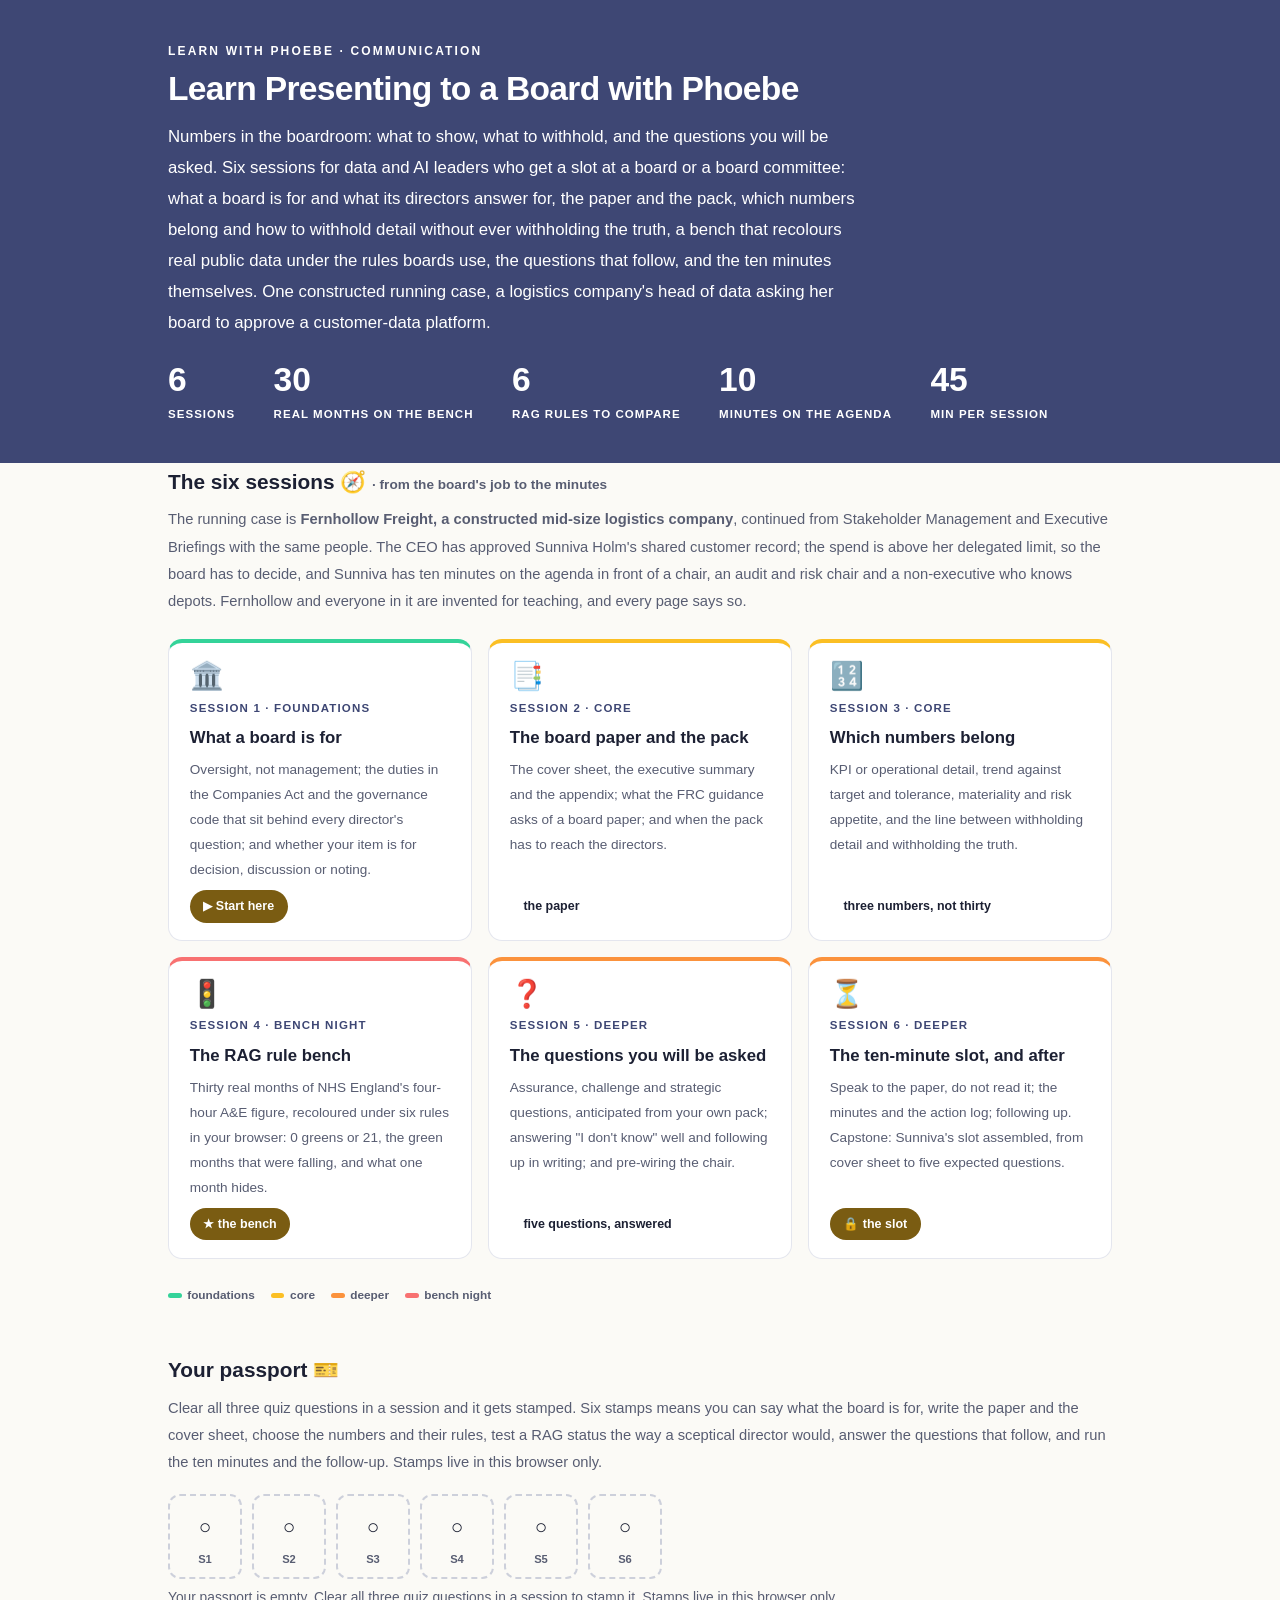
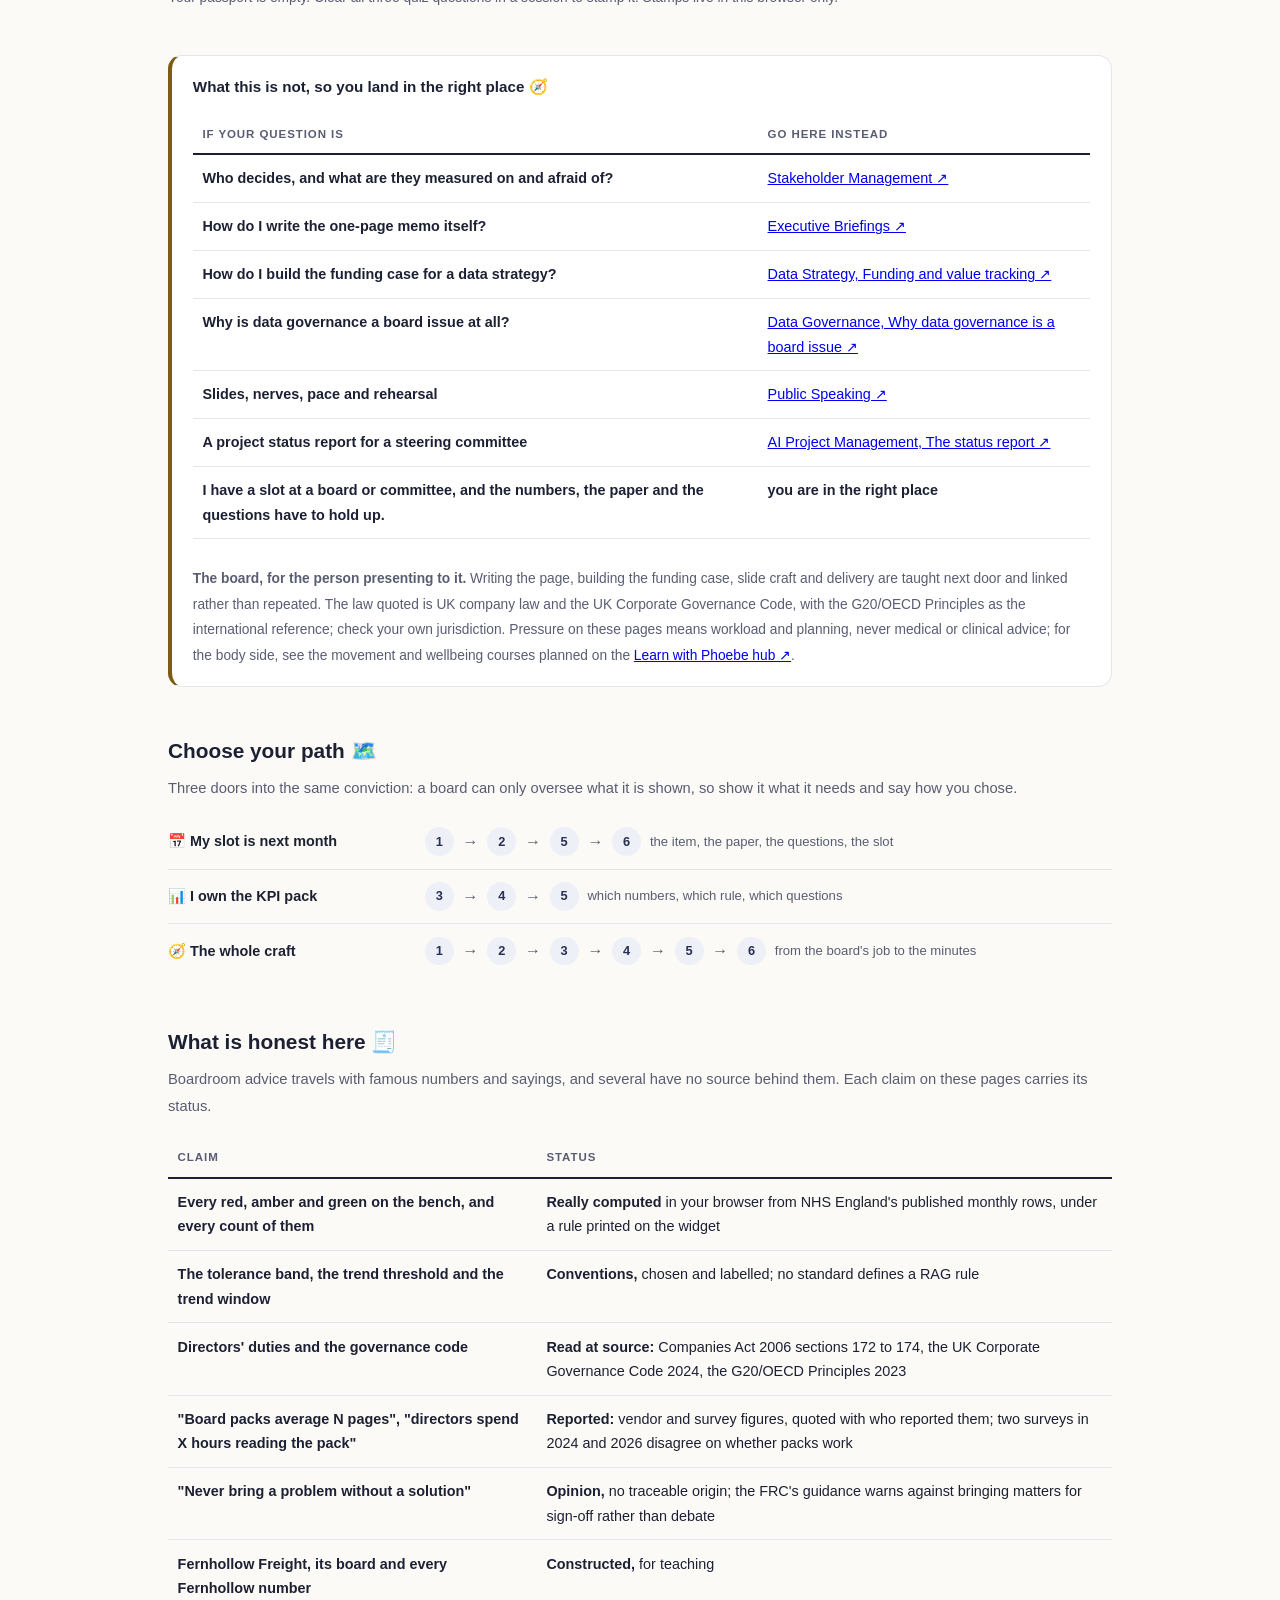
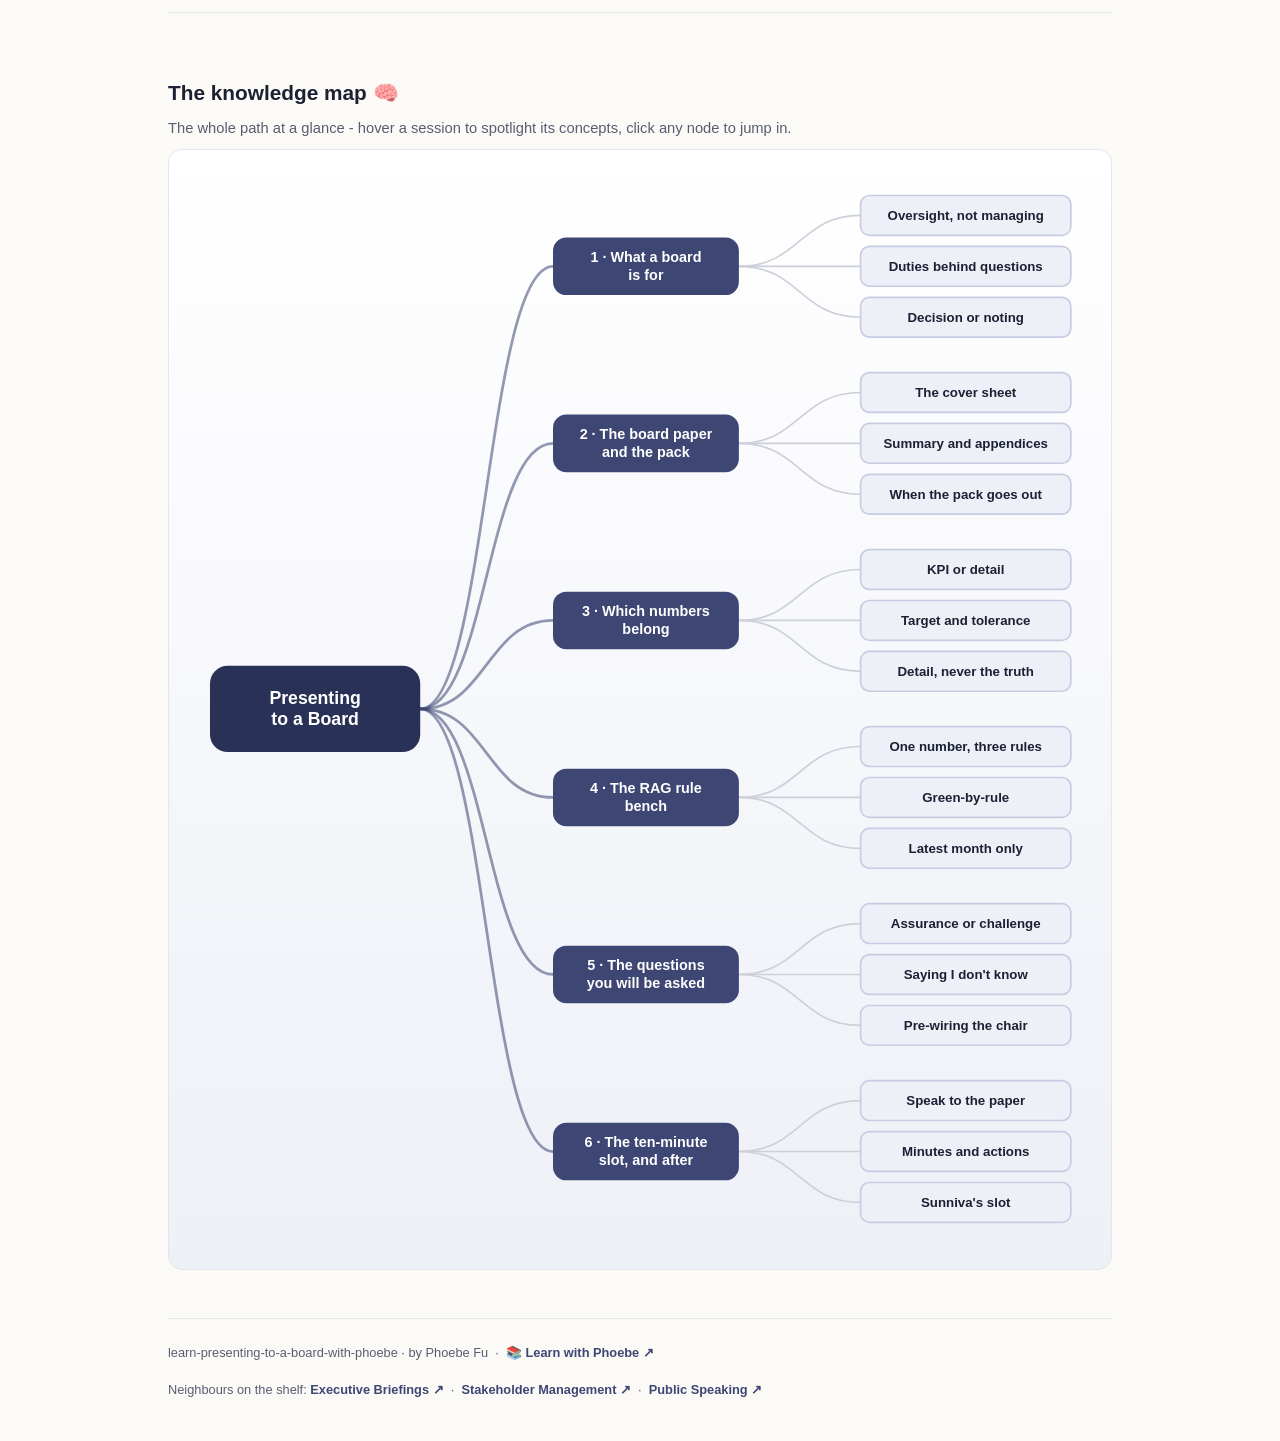
<file: index.html>
<!DOCTYPE html>
<html lang="en">
<head>
<meta charset="UTF-8">
<meta name="viewport" content="width=device-width, initial-scale=1.0">
<!-- social:start -->
<meta name="description" content="Six sessions for data and AI leaders with a board or committee slot: what a board is for, the board paper and the pack, which numbers belong, a RAG rule bench computed on real NHS England rows, the questions you will be asked, and the ten-minute slot. Free, by Phoebe Fu.">
<meta property="og:type" content="website">
<meta property="og:site_name" content="Learn with Phoebe">
<meta property="og:title" content="Learn Presenting to a Board with Phoebe">
<meta property="og:description" content="Numbers in the boardroom: what to show, what to withhold, and the questions you will be asked.">
<meta property="og:url" content="https://phoebefu6.github.io/learn-presenting-to-a-board-with-phoebe/">
<meta property="og:image" content="https://phoebefu6.github.io/learn-presenting-to-a-board-with-phoebe/assets/og-cover.png">
<meta property="og:image:width" content="1200">
<meta property="og:image:height" content="630">
<meta name="twitter:card" content="summary_large_image">
<meta name="twitter:title" content="Learn Presenting to a Board with Phoebe">
<meta name="twitter:description" content="Numbers in the boardroom: what to show, what to withhold, and the questions you will be asked. A RAG rule bench on real public rows.">
<meta name="twitter:image" content="https://phoebefu6.github.io/learn-presenting-to-a-board-with-phoebe/assets/og-cover.png">
<!-- social:end -->
<title>Learn Presenting to a Board with Phoebe</title>
<link rel="stylesheet" href="assets/style.css?v=3">
<style>

  .stats-row { display: flex; gap: 2.4rem; margin-top: 1.5rem; flex-wrap: wrap; }
  .stat b { display: block; font-size: 2.1rem; font-weight: 800; line-height: 1.05; font-variant-numeric: tabular-nums; }
  .stat span { font-size: .72rem; opacity: 1; text-transform: uppercase; letter-spacing: .09em; font-weight: 600; }

  .course-grid { display: grid; grid-template-columns: repeat(auto-fit, minmax(17rem, 1fr)); gap: 1rem; margin-top: 1.5rem; }
  .course-card {
    border: 1px solid var(--hairline);
    border-top: 4px solid var(--diff, var(--indigo));
    border-radius: var(--radius);
    padding: 1.2rem 1.3rem 1.1rem;
    display: flex;
    flex-direction: column;
    gap: .5rem;
    text-decoration: none;
    color: var(--ink);
    background: #fff;
    transition: box-shadow .15s ease, border-color .15s ease, transform .15s ease;
    position: relative;
  }
  .course-card:hover { border-color: var(--indigo-soft); border-top-color: var(--diff, var(--indigo)); box-shadow: 0 8px 28px rgba(var(--shadow-rgb),.16); transform: translateY(-3px); }
  .course-card .cicon { font-size: 1.7rem; line-height: 1; }
  .course-card .cnum { font-size: .72rem; font-weight: 700; color: var(--indigo); text-transform: uppercase; letter-spacing: .1em; }
  .course-card h3 { font-size: 1.05rem; font-weight: 800; line-height: 1.3; }
  .course-card p { font-size: .85rem; color: var(--muted); flex: 1; }
  .course-card .meta { display: flex; gap: .4rem; flex-wrap: wrap; }

  .diff-legend { display: flex; gap: 1rem; margin-top: 1.6rem; font-size: .74rem; color: var(--muted); font-weight: 600; flex-wrap: wrap; }
  .diff-legend i { display: inline-block; width: .85rem; height: .35rem; border-radius: 999px; margin-right: .35rem; vertical-align: middle; }

  .paths { margin-top: 2.6rem; }
  .paths h2 { font-size: 1.3rem; font-weight: 800; margin-bottom: .3rem; }
  .paths .plede { color: var(--muted); font-size: .92rem; margin-bottom: .8rem; }
  .path { display: flex; gap: .55rem; align-items: center; padding: .75rem 0; border-bottom: .5px solid var(--hairline); flex-wrap: wrap; }
  .path:last-child { border-bottom: none; }
  .path b { min-width: 15.5rem; font-size: .9rem; }
  .path .pstep { background: var(--indigo-50); color: var(--indigo-deep); border-radius: 999px; padding: .16rem .68rem; font-weight: 700; font-size: .8rem; text-decoration: none; transition: all .12s ease; }
  .path .pstep:hover { background: var(--indigo); color: #fff; }
  .path .parr { color: var(--muted); font-weight: 700; }

  .mm-section { margin-top: 1.6rem; }
  .mm-section h2 { font-size: 1.3rem; font-weight: 800; margin-bottom: .2rem; }
  .mm-section .mm-lede { color: var(--muted); font-size: .92rem; margin-bottom: .4rem; }
  .mm-wrap { border: 1px solid var(--hairline); border-radius: var(--radius); background: linear-gradient(180deg,#fff,var(--indigo-50)); padding: .6rem; overflow-x: auto; }
  .mm-svg { width: 100%; height: auto; display: block; max-width: 60rem; margin: 0 auto; min-width: 34rem; }
  .mm-link { cursor: pointer; text-decoration: none; }
  .mm-node rect { transition: opacity .15s ease, filter .15s ease; }
  .mm-node text { pointer-events: none; }
  .mm-link:hover .mm-node rect { filter: brightness(1.06); }
  .mm-edge { transition: opacity .15s ease; }

  .not-this { border: 1px solid var(--hairline); border-left: 4px solid var(--clay); border-radius: var(--radius); background: #fff; padding: 1.1rem 1.3rem; margin-top: 1.2rem; }
  .not-this h3 { font-size: .95rem; font-weight: 800; margin-bottom: .5rem; }
</style>
</head>
<body>
<header class="masthead">
  <div class="wrap">
    <div class="eyebrow">Learn with Phoebe · Communication</div>
    <h1>Learn <span class="accent">Presenting to a Board</span> with Phoebe</h1>
    <p class="sub">Numbers in the boardroom: what to show, what to withhold, and the questions you will be asked. Six sessions for data and AI leaders who get a slot at a board or a board committee: what a board is for and what its directors answer for, the paper and the pack, which numbers belong and how to withhold detail without ever withholding the truth, a bench that recolours real public data under the rules boards use, the questions that follow, and the ten minutes themselves. One constructed running case, a logistics company's head of data asking her board to approve a customer-data platform.</p>
    <div class="stats-row">
      <div class="stat"><b data-count="6">6</b><span>sessions</span></div>
      <div class="stat"><b data-count="30">30</b><span>real months on the bench</span></div>
      <div class="stat"><b data-count="6">6</b><span>RAG rules to compare</span></div>
      <div class="stat"><b data-count="10">10</b><span>minutes on the agenda</span></div>
      <div class="stat"><b data-count="45">45</b><span>min per session</span></div>
    </div>
  </div>
</header>
<main class="wrap">
  <section class="section">
    <div class="paths" style="margin-top:0">
      <h2>The six sessions 🧭 <span style="font-size:.85rem;font-weight:600;color:var(--muted)">· from the board's job to the minutes</span></h2>
      <p class="plede">The running case is <strong>Fernhollow Freight, a constructed mid-size logistics company</strong>, continued from Stakeholder Management and Executive Briefings with the same people. The CEO has approved Sunniva Holm's shared customer record; the spend is above her delegated limit, so the board has to decide, and Sunniva has ten minutes on the agenda in front of a chair, an audit and risk chair and a non-executive who knows depots. Fernhollow and everyone in it are invented for teaching, and every page says so.</p>
    </div>
    <div class="course-grid">
      <a class="course-card" href="courses/01-what-a-board-is-for.html" style="--diff:#34D399">
        <span class="cicon">🏛️</span>
        <span class="cnum">Session 1 · foundations</span>
        <h3>What a board is for</h3>
        <p>Oversight, not management; the duties in the Companies Act and the governance code that sit behind every director's question; and whether your item is for decision, discussion or noting.</p>
        <span class="meta"><span class="pill amber">▶ Start here</span></span>
      </a>
      <a class="course-card" href="courses/02-the-board-paper-and-the-pack.html" style="--diff:#FBBF24">
        <span class="cicon">📑</span>
        <span class="cnum">Session 2 · core</span>
        <h3>The board paper and the pack</h3>
        <p>The cover sheet, the executive summary and the appendix; what the FRC guidance asks of a board paper; and when the pack has to reach the directors.</p>
        <span class="meta"><span class="pill">the paper</span></span>
      </a>
      <a class="course-card" href="courses/03-which-numbers-belong.html" style="--diff:#FBBF24">
        <span class="cicon">🔢</span>
        <span class="cnum">Session 3 · core</span>
        <h3>Which numbers belong</h3>
        <p>KPI or operational detail, trend against target and tolerance, materiality and risk appetite, and the line between withholding detail and withholding the truth.</p>
        <span class="meta"><span class="pill">three numbers, not thirty</span></span>
      </a>
      <a class="course-card" href="courses/04-the-rag-rule-bench.html" style="--diff:#F87171">
        <span class="cicon">🚦</span>
        <span class="cnum">Session 4 · bench night</span>
        <h3>The RAG rule bench</h3>
        <p>Thirty real months of NHS England's four-hour A&amp;E figure, recoloured under six rules in your browser: 0 greens or 21, the green months that were falling, and what one month hides.</p>
        <span class="meta"><span class="pill amber">★ the bench</span></span>
      </a>
      <a class="course-card" href="courses/05-the-questions-you-will-be-asked.html" style="--diff:#FB923C">
        <span class="cicon">❓</span>
        <span class="cnum">Session 5 · deeper</span>
        <h3>The questions you will be asked</h3>
        <p>Assurance, challenge and strategic questions, anticipated from your own pack; answering "I don't know" well and following up in writing; and pre-wiring the chair.</p>
        <span class="meta"><span class="pill">five questions, answered</span></span>
      </a>
      <a class="course-card" href="courses/06-the-ten-minute-slot-and-after.html" style="--diff:#FB923C">
        <span class="cicon">⏳</span>
        <span class="cnum">Session 6 · deeper</span>
        <h3>The ten-minute slot, and after</h3>
        <p>Speak to the paper, do not read it; the minutes and the action log; following up. Capstone: Sunniva's slot assembled, from cover sheet to five expected questions.</p>
        <span class="meta"><span class="pill amber">🔒 the slot</span></span>
      </a>
    </div>
    <div class="diff-legend">
      <span><i style="background:#34D399"></i>foundations</span>
      <span><i style="background:#FBBF24"></i>core</span>
      <span><i style="background:#FB923C"></i>deeper</span>
      <span><i style="background:#F87171"></i>bench night</span>
    </div>
  </section>
  <section class="section">
    <div class="paths" style="margin-top:0">
      <h2>Your passport 🎫</h2>
      <p class="plede">Clear all three quiz questions in a session and it gets stamped. Six stamps means you can say what the board is for, write the paper and the cover sheet, choose the numbers and their rules, test a RAG status the way a sceptical director would, answer the questions that follow, and run the ten minutes and the follow-up. Stamps live in this browser only.</p>
    </div>
    <div class="pp-strip"></div>
  </section>
  <section class="section">
    <div class="not-this">
      <h3>What this is not, so you land in the right place 🧭</h3>
      <table class="clean">
        <tr><th>If your question is</th><th>Go here instead</th></tr>
        <tr><td>Who decides, and what are they measured on and afraid of?</td><td><a href="https://phoebefu6.github.io/learn-stakeholder-management-with-phoebe/">Stakeholder Management ↗</a></td></tr>
        <tr><td>How do I write the one-page memo itself?</td><td><a href="https://phoebefu6.github.io/learn-executive-briefings-with-phoebe/">Executive Briefings ↗</a></td></tr>
        <tr><td>How do I build the funding case for a data strategy?</td><td><a href="https://phoebefu6.github.io/learn-data-strategy-with-phoebe/courses/05-funding-and-value-tracking.html">Data Strategy, Funding and value tracking ↗</a></td></tr>
        <tr><td>Why is data governance a board issue at all?</td><td><a href="https://phoebefu6.github.io/learn-data-governance-with-phoebe/courses/e1-board-issue.html">Data Governance, Why data governance is a board issue ↗</a></td></tr>
        <tr><td>Slides, nerves, pace and rehearsal</td><td><a href="https://phoebefu6.github.io/learn-public-speaking-with-phoebe/">Public Speaking ↗</a></td></tr>
        <tr><td>A project status report for a steering committee</td><td><a href="https://phoebefu6.github.io/learn-ai-project-management-with-phoebe/courses/b6-status-report-simulator.html">AI Project Management, The status report ↗</a></td></tr>
        <tr><td><strong>I have a slot at a board or committee, and the numbers, the paper and the questions have to hold up.</strong></td><td><strong>you are in the right place</strong></td></tr>
      </table>
      <p style="margin-top:.7rem;font-size:.86rem;color:var(--muted)"><strong>The board, for the person presenting to it.</strong> Writing the page, building the funding case, slide craft and delivery are taught next door and linked rather than repeated. The law quoted is UK company law and the UK Corporate Governance Code, with the G20/OECD Principles as the international reference; check your own jurisdiction. Pressure on these pages means workload and planning, never medical or clinical advice; for the body side, see the movement and wellbeing courses planned on the <a href="https://phoebefu6.github.io/learn-with-phoebe/">Learn with Phoebe hub ↗</a>.</p>
    </div>
  </section>
  <section class="section">
    <div class="paths">
      <h2>Choose your path 🗺️</h2>
      <p class="plede">Three doors into the same conviction: a board can only oversee what it is shown, so show it what it needs and say how you chose.</p>
      <div class="path"><b>📅 My slot is next month</b>
        <a class="pstep" href="courses/01-what-a-board-is-for.html">1</a><span class="parr">→</span>
        <a class="pstep" href="courses/02-the-board-paper-and-the-pack.html">2</a><span class="parr">→</span>
        <a class="pstep" href="courses/05-the-questions-you-will-be-asked.html">5</a><span class="parr">→</span>
        <a class="pstep" href="courses/06-the-ten-minute-slot-and-after.html">6</a>
        <span style="font-size:.82rem;color:var(--muted)">the item, the paper, the questions, the slot</span>
      </div>
      <div class="path"><b>📊 I own the KPI pack</b>
        <a class="pstep" href="courses/03-which-numbers-belong.html">3</a><span class="parr">→</span>
        <a class="pstep" href="courses/04-the-rag-rule-bench.html">4</a><span class="parr">→</span>
        <a class="pstep" href="courses/05-the-questions-you-will-be-asked.html">5</a>
        <span style="font-size:.82rem;color:var(--muted)">which numbers, which rule, which questions</span>
      </div>
      <div class="path"><b>🧭 The whole craft</b>
        <a class="pstep" href="courses/01-what-a-board-is-for.html">1</a><span class="parr">→</span>
        <a class="pstep" href="courses/02-the-board-paper-and-the-pack.html">2</a><span class="parr">→</span>
        <a class="pstep" href="courses/03-which-numbers-belong.html">3</a><span class="parr">→</span>
        <a class="pstep" href="courses/04-the-rag-rule-bench.html">4</a><span class="parr">→</span>
        <a class="pstep" href="courses/05-the-questions-you-will-be-asked.html">5</a><span class="parr">→</span>
        <a class="pstep" href="courses/06-the-ten-minute-slot-and-after.html">6</a>
        <span style="font-size:.82rem;color:var(--muted)">from the board's job to the minutes</span>
      </div>
    </div>
  </section>
  <section class="section">
    <div class="paths" style="margin-top:0">
      <h2>What is honest here 🧾</h2>
      <p class="plede">Boardroom advice travels with famous numbers and sayings, and several have no source behind them. Each claim on these pages carries its status.</p>
    </div>
    <table class="clean">
      <tr><th>Claim</th><th>Status</th></tr>
      <tr><td>Every red, amber and green on the bench, and every count of them</td><td><strong>Really computed</strong> in your browser from NHS England's published monthly rows, under a rule printed on the widget</td></tr>
      <tr><td>The tolerance band, the trend threshold and the trend window</td><td><strong>Conventions,</strong> chosen and labelled; no standard defines a RAG rule</td></tr>
      <tr><td>Directors' duties and the governance code</td><td><strong>Read at source:</strong> Companies Act 2006 sections 172 to 174, the UK Corporate Governance Code 2024, the G20/OECD Principles 2023</td></tr>
      <tr><td>"Board packs average N pages", "directors spend X hours reading the pack"</td><td><strong>Reported:</strong> vendor and survey figures, quoted with who reported them; two surveys in 2024 and 2026 disagree on whether packs work</td></tr>
      <tr><td>"Never bring a problem without a solution"</td><td><strong>Opinion,</strong> no traceable origin; the FRC's guidance warns against bringing matters for sign-off rather than debate</td></tr>
      <tr><td>Fernhollow Freight, its board and every Fernhollow number</td><td><strong>Constructed,</strong> for teaching</td></tr>
    </table>
  </section>
  <section class="section mm-section">
    <h2>The knowledge map 🧠</h2>
    <p class="mm-lede">The whole path at a glance - hover a session to spotlight its concepts, click any node to jump in.</p>
    <div class="mm-wrap"><div id="mindmap"></div></div>
  </section>
  <footer class="pagefoot">
    <span>learn-presenting-to-a-board-with-phoebe · by Phoebe Fu &nbsp;·&nbsp; 📚 <a href="https://phoebefu6.github.io/learn-with-phoebe/">Learn with Phoebe ↗</a></span>
    <span>Neighbours on the shelf: <a href="https://phoebefu6.github.io/learn-executive-briefings-with-phoebe/">Executive Briefings ↗</a> &nbsp;·&nbsp; <a href="https://phoebefu6.github.io/learn-stakeholder-management-with-phoebe/">Stakeholder Management ↗</a> &nbsp;·&nbsp; <a href="https://phoebefu6.github.io/learn-public-speaking-with-phoebe/">Public Speaking ↗</a></span>
  </footer>
</main>
<script>
window.MINDMAP_DATA = {
 "title": "Presenting\nto a Board",
 "centerColor": "#2A3156",
 "sessions": [
  {
   "label": "What a board\nis for",
   "href": "courses/01-what-a-board-is-for.html",
   "color": "#34D399",
   "concepts": [
    {
     "label": "Oversight, not managing",
     "href": "courses/01-what-a-board-is-for.html"
    },
    {
     "label": "Duties behind questions",
     "href": "courses/01-what-a-board-is-for.html"
    },
    {
     "label": "Decision or noting",
     "href": "courses/01-what-a-board-is-for.html"
    }
   ]
  },
  {
   "label": "The board paper\nand the pack",
   "href": "courses/02-the-board-paper-and-the-pack.html",
   "color": "#FBBF24",
   "concepts": [
    {
     "label": "The cover sheet",
     "href": "courses/02-the-board-paper-and-the-pack.html"
    },
    {
     "label": "Summary and appendices",
     "href": "courses/02-the-board-paper-and-the-pack.html"
    },
    {
     "label": "When the pack goes out",
     "href": "courses/02-the-board-paper-and-the-pack.html"
    }
   ]
  },
  {
   "label": "Which numbers\nbelong",
   "href": "courses/03-which-numbers-belong.html",
   "color": "#FBBF24",
   "concepts": [
    {
     "label": "KPI or detail",
     "href": "courses/03-which-numbers-belong.html"
    },
    {
     "label": "Target and tolerance",
     "href": "courses/03-which-numbers-belong.html"
    },
    {
     "label": "Detail, never the truth",
     "href": "courses/03-which-numbers-belong.html"
    }
   ]
  },
  {
   "label": "The RAG rule\nbench",
   "href": "courses/04-the-rag-rule-bench.html",
   "color": "#F87171",
   "concepts": [
    {
     "label": "One number, three rules",
     "href": "courses/04-the-rag-rule-bench.html"
    },
    {
     "label": "Green-by-rule",
     "href": "courses/04-the-rag-rule-bench.html"
    },
    {
     "label": "Latest month only",
     "href": "courses/04-the-rag-rule-bench.html"
    }
   ]
  },
  {
   "label": "The questions\nyou will be asked",
   "href": "courses/05-the-questions-you-will-be-asked.html",
   "color": "#FB923C",
   "concepts": [
    {
     "label": "Assurance or challenge",
     "href": "courses/05-the-questions-you-will-be-asked.html"
    },
    {
     "label": "Saying I don't know",
     "href": "courses/05-the-questions-you-will-be-asked.html"
    },
    {
     "label": "Pre-wiring the chair",
     "href": "courses/05-the-questions-you-will-be-asked.html"
    }
   ]
  },
  {
   "label": "The ten-minute\nslot, and after",
   "href": "courses/06-the-ten-minute-slot-and-after.html",
   "color": "#FB923C",
   "concepts": [
    {
     "label": "Speak to the paper",
     "href": "courses/06-the-ten-minute-slot-and-after.html"
    },
    {
     "label": "Minutes and actions",
     "href": "courses/06-the-ten-minute-slot-and-after.html"
    },
    {
     "label": "Sunniva's slot",
     "href": "courses/06-the-ten-minute-slot-and-after.html"
    }
   ]
  }
 ]
};
</script>
<script src="assets/mindmap.js?v=1"></script>
<script src="assets/app.js?v=3"></script>
</body>
</html>
</file>
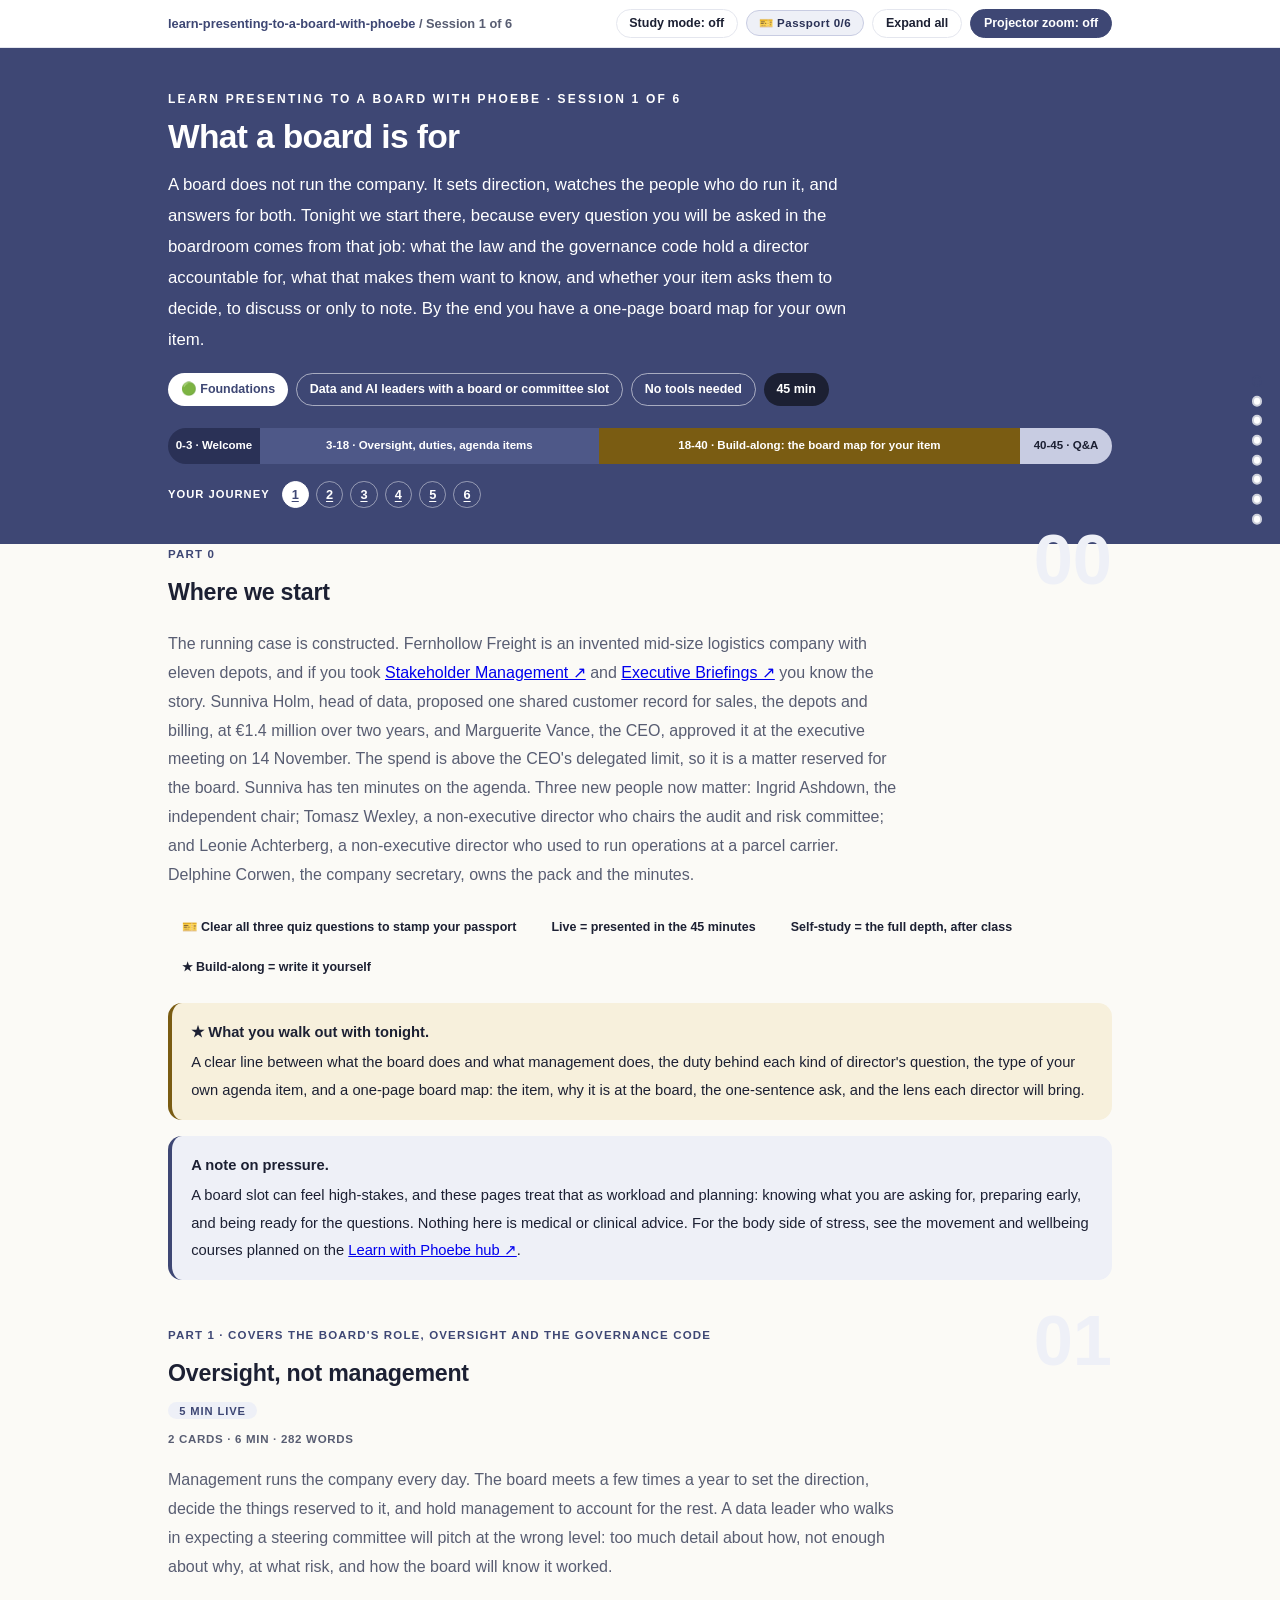
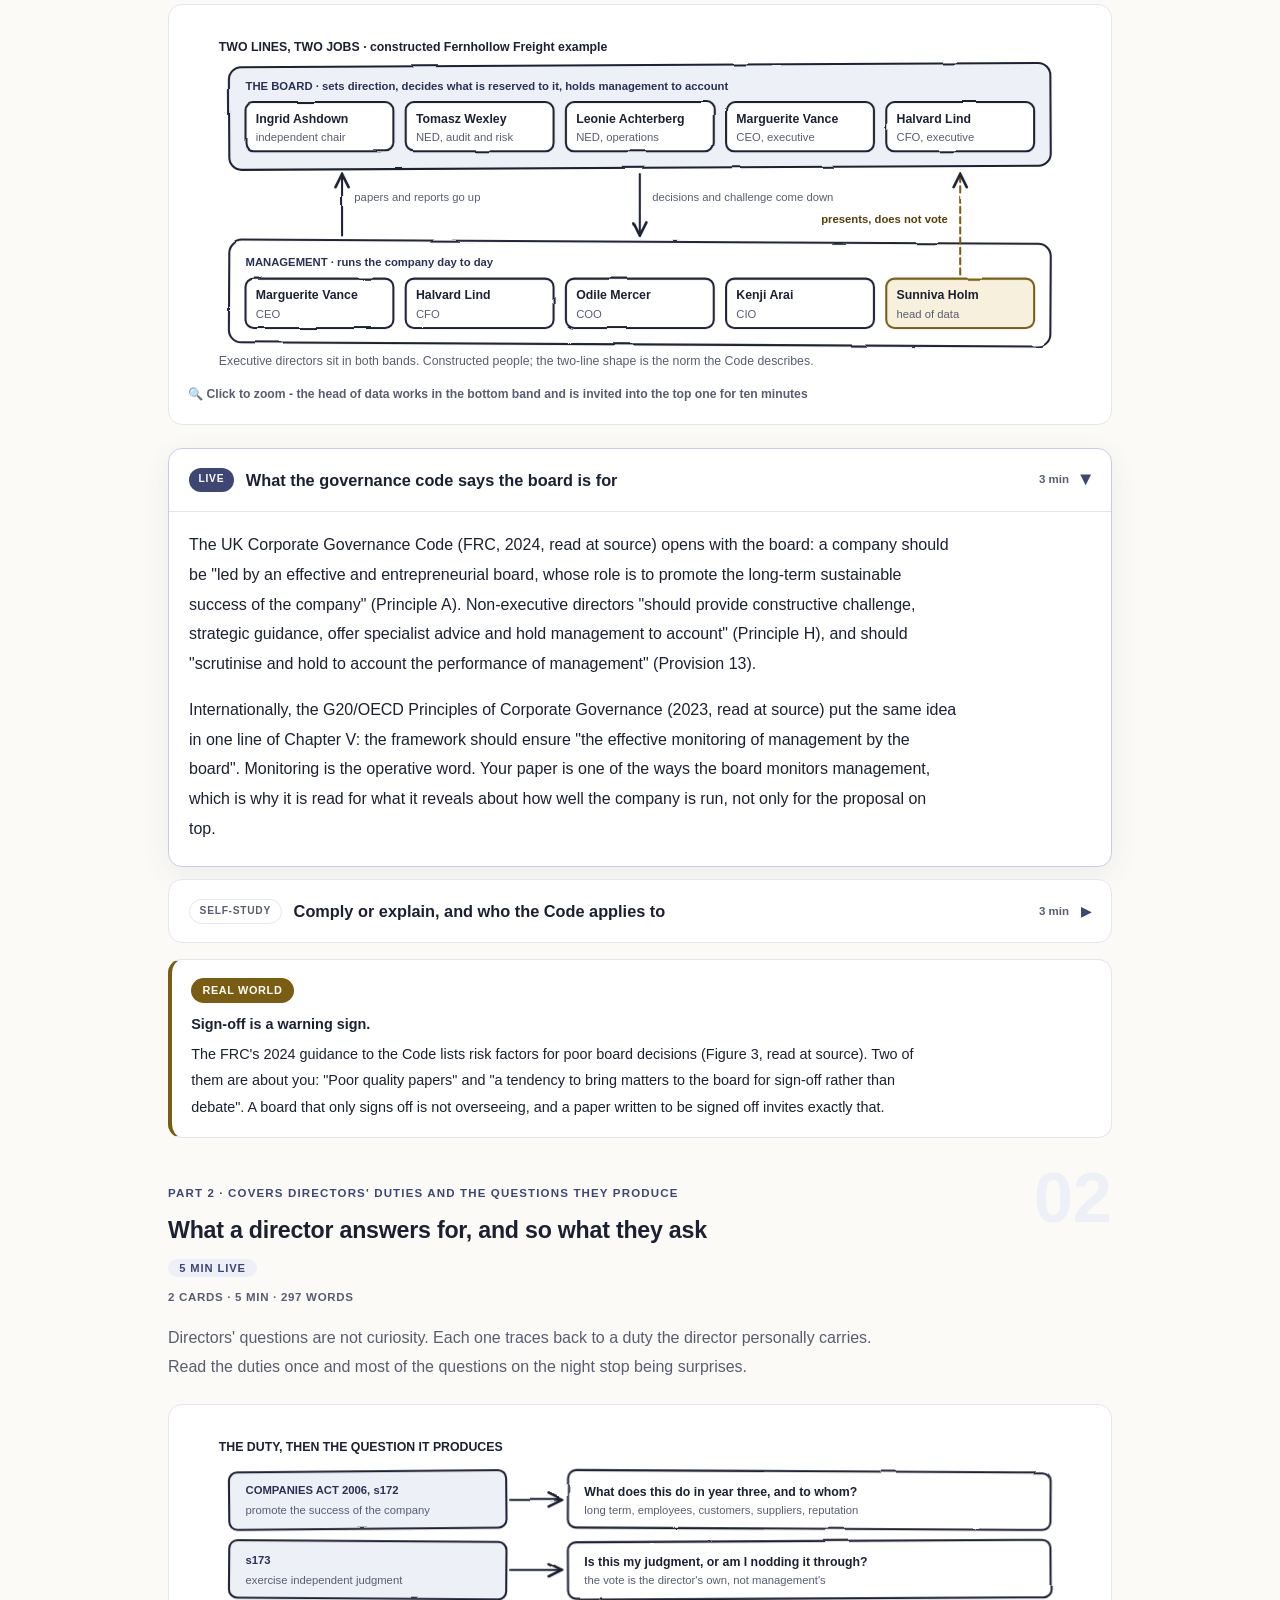
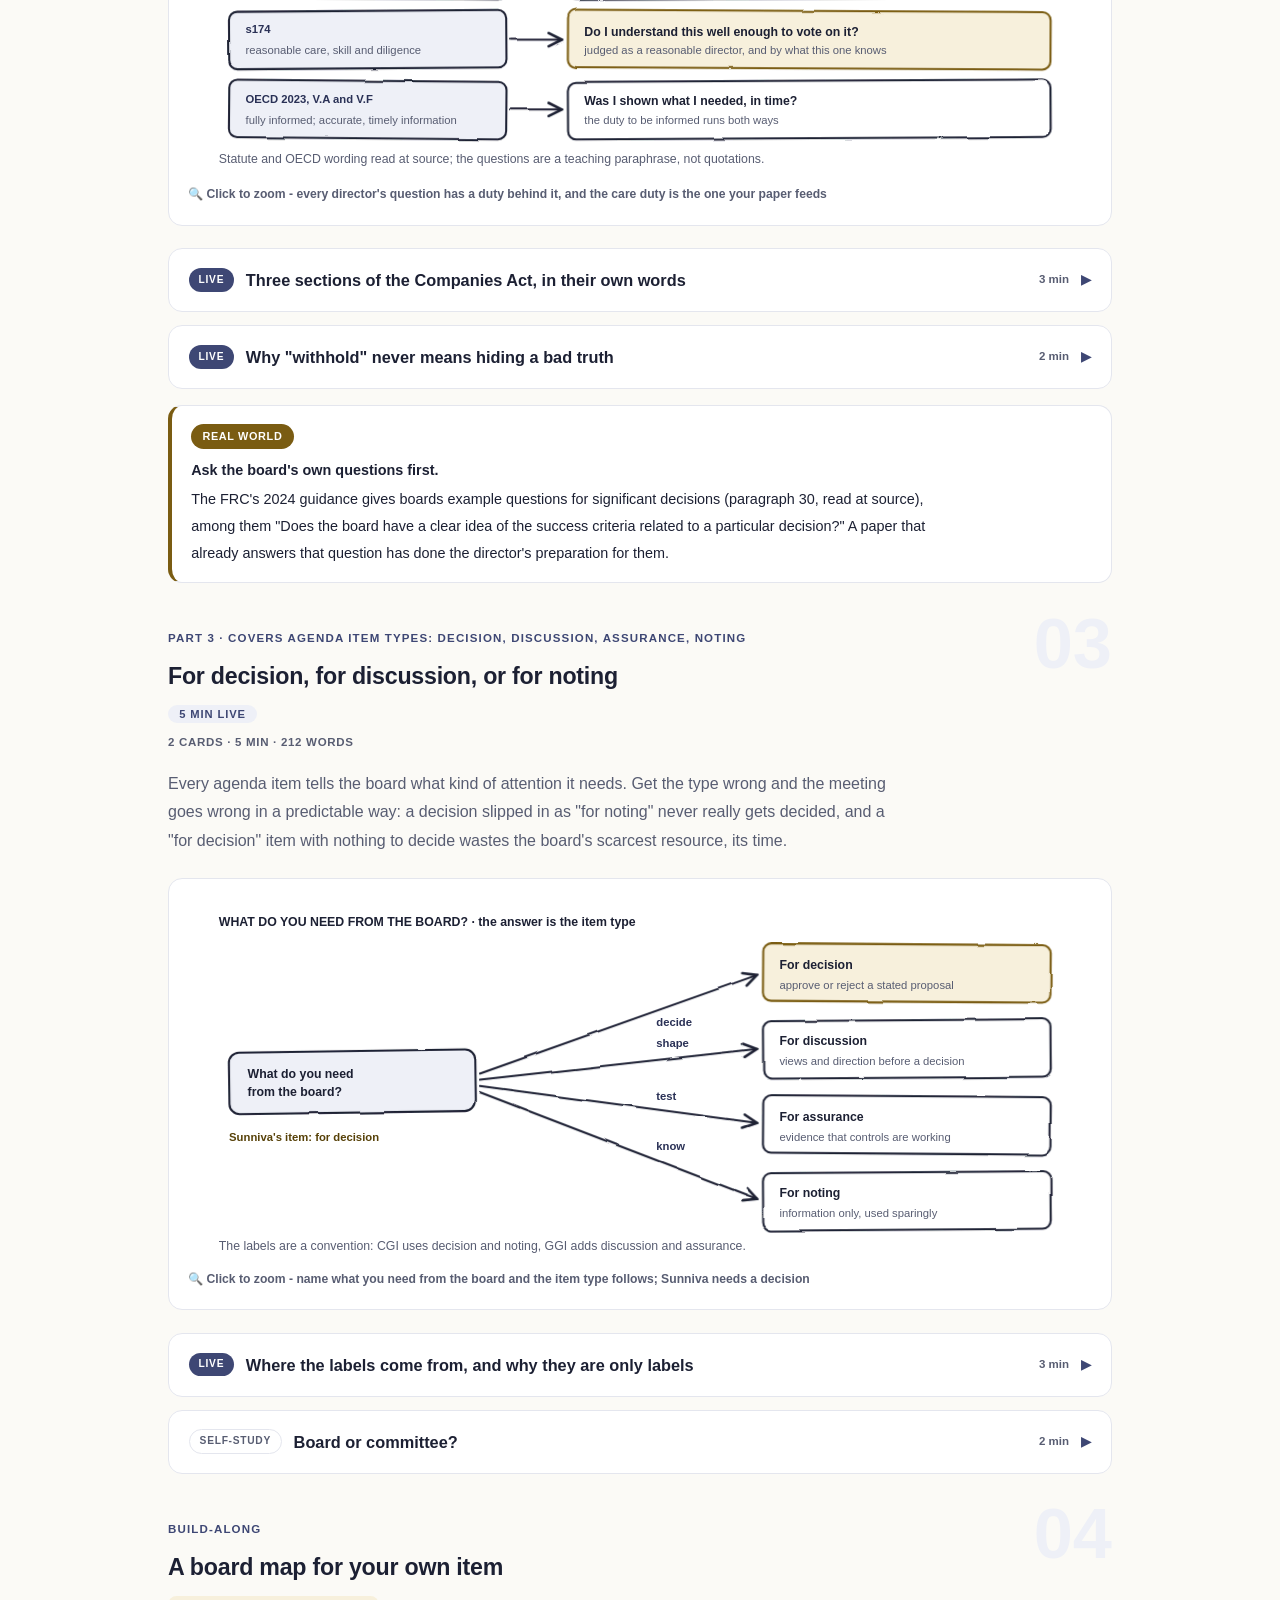
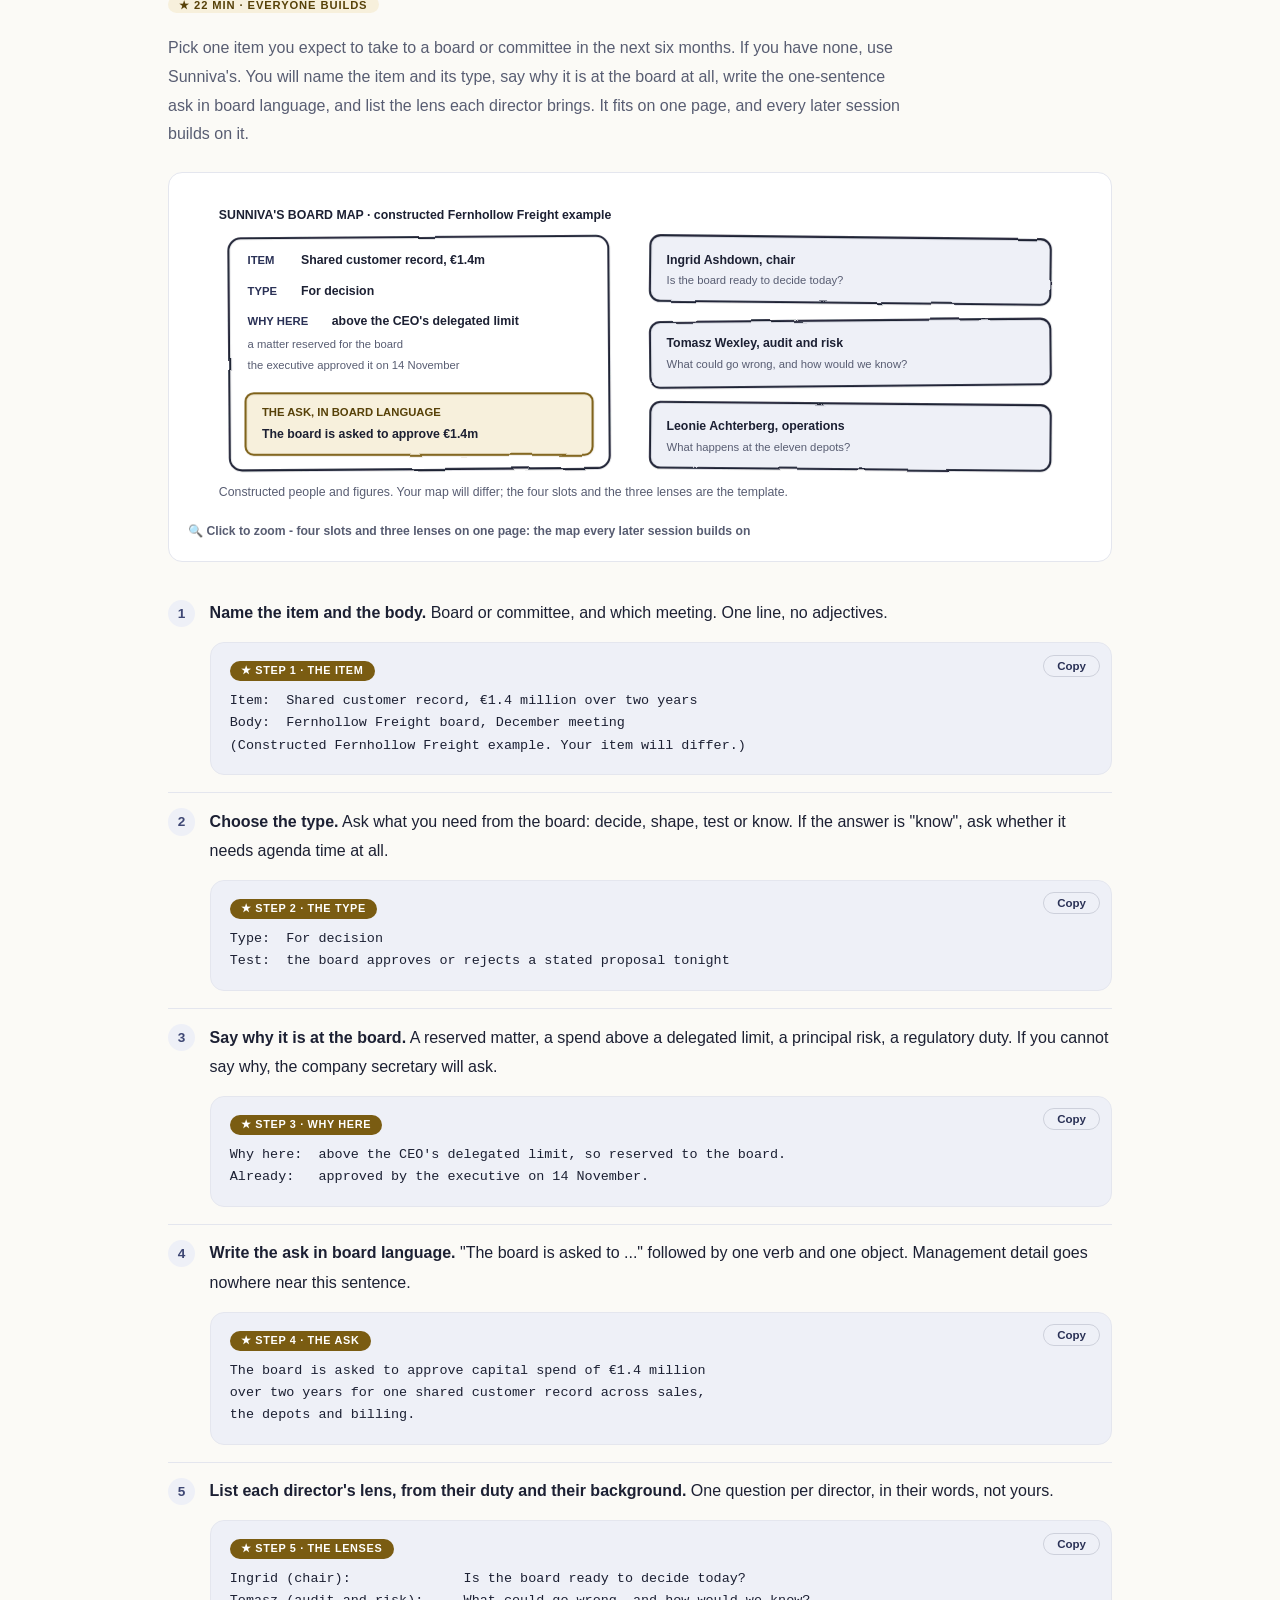
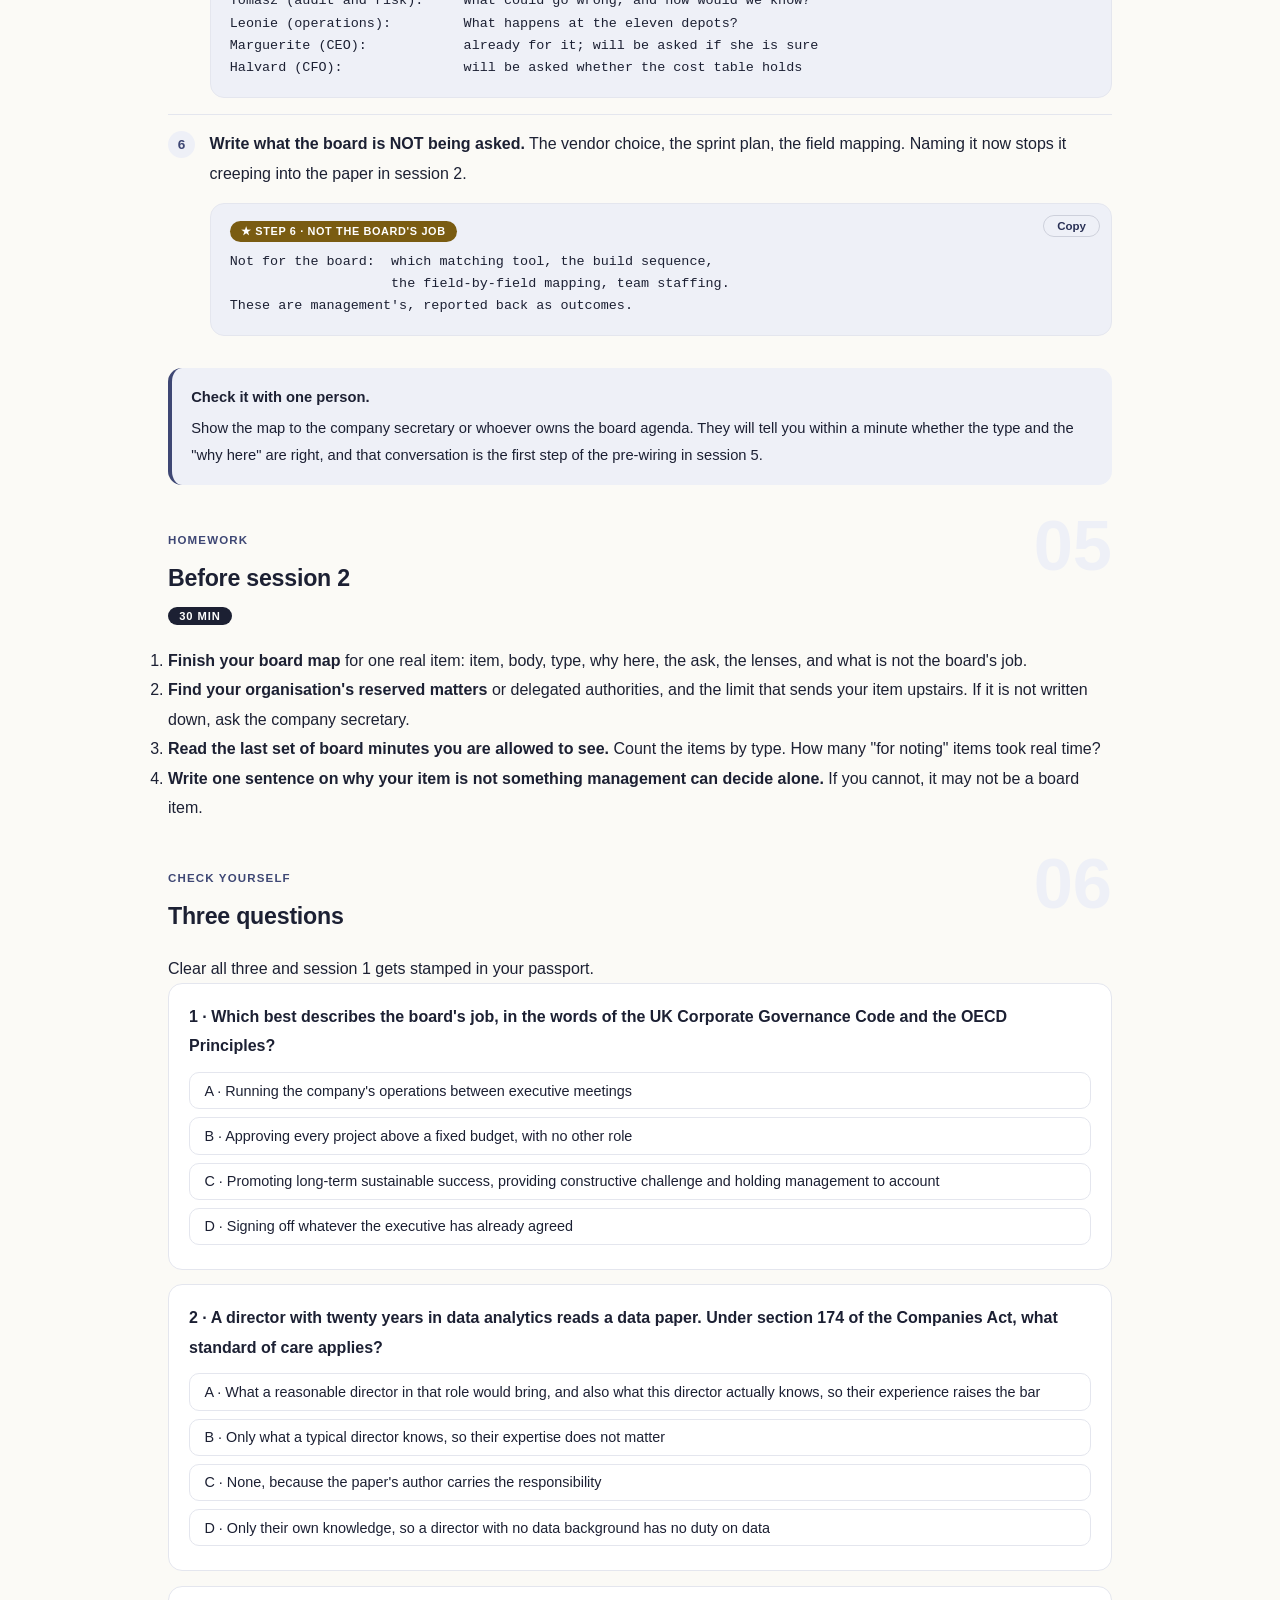
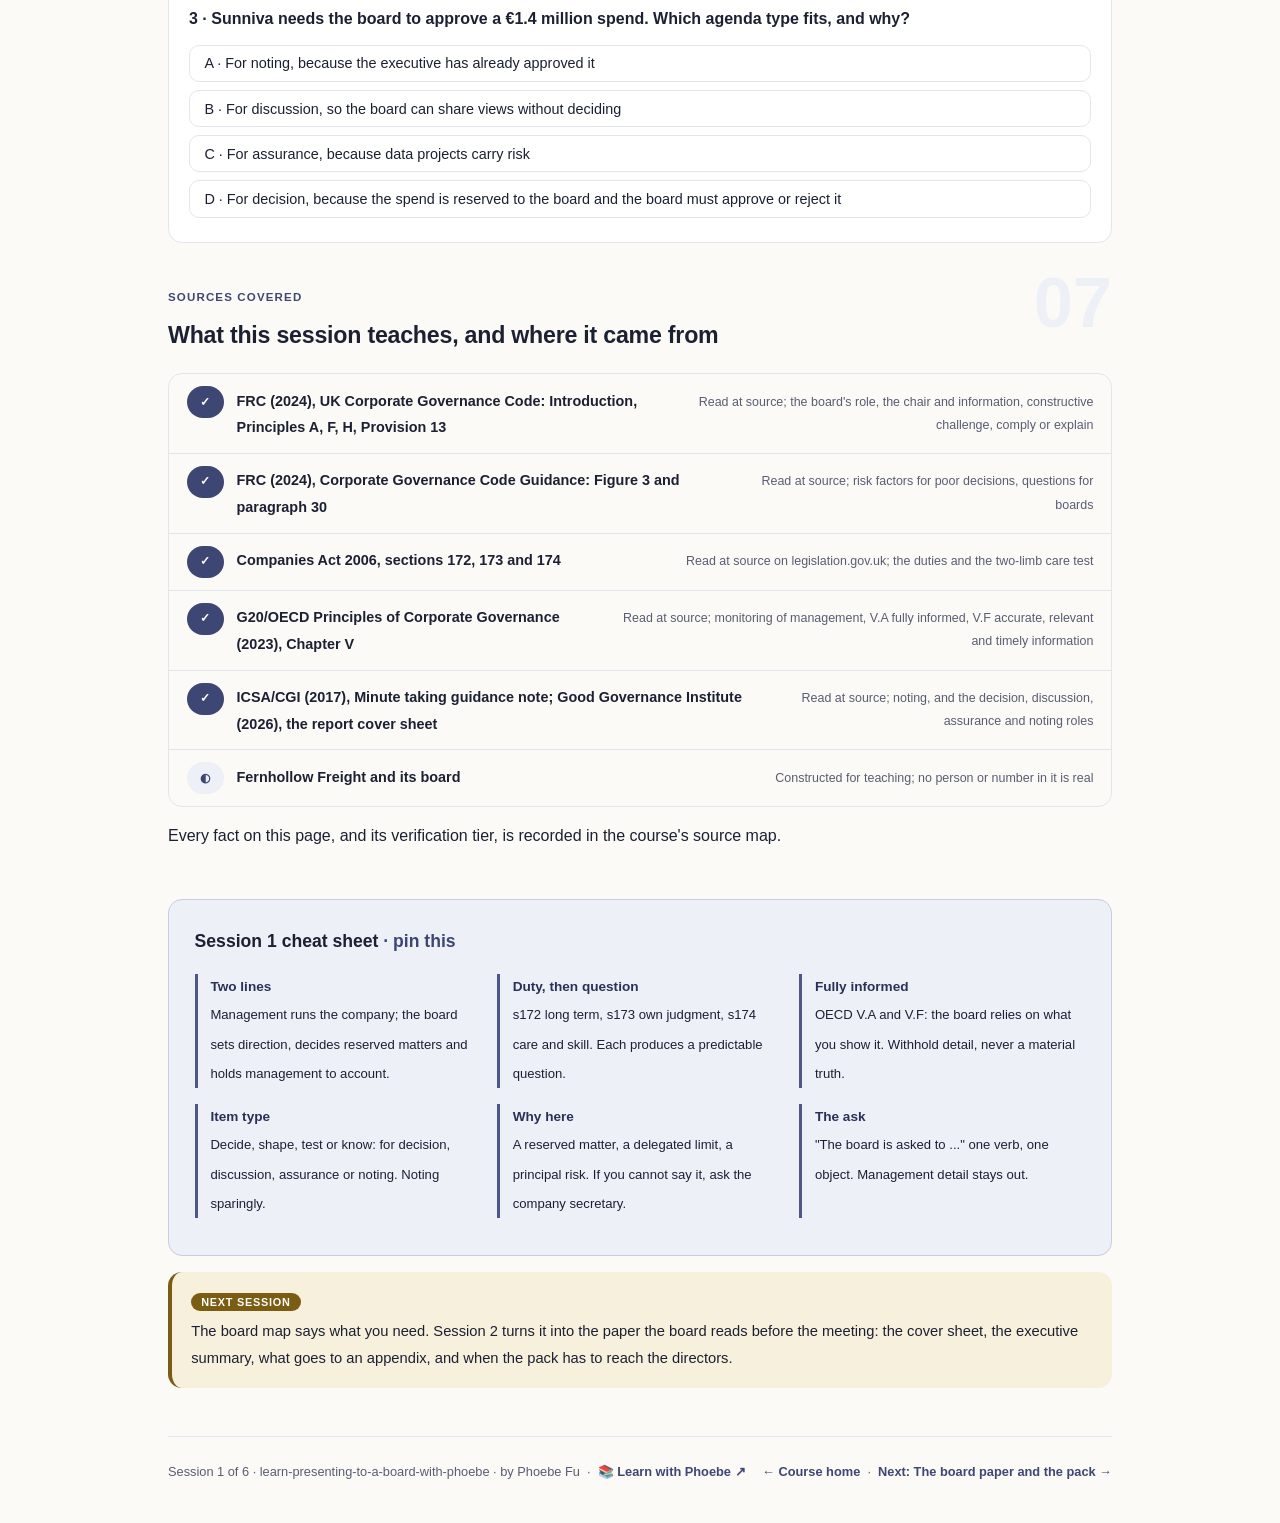
<file: courses/01-what-a-board-is-for.html>
<!DOCTYPE html>
<html lang="en">
<head>
<meta charset="UTF-8">
<meta name="viewport" content="width=device-width, initial-scale=1.0">
<!-- social:start -->
<meta name="description" content="Session 1 of 6. A board oversees, it does not manage. What directors are accountable for under the Companies Act and the UK Corporate Governance Code, what that makes them ask, and the three kinds of agenda item.">
<meta property="og:type" content="article">
<meta property="og:site_name" content="Learn with Phoebe">
<meta property="og:title" content="What a board is for - learn presenting to a board with phoebe">
<meta property="og:description" content="Session 1 of 6. Oversight, not management: the duties behind every director's question, and whether your item is for decision, discussion or noting.">
<meta property="og:url" content="https://phoebefu6.github.io/learn-presenting-to-a-board-with-phoebe/courses/01-what-a-board-is-for.html">
<meta property="og:image" content="https://phoebefu6.github.io/learn-presenting-to-a-board-with-phoebe/assets/og-cover.png">
<meta property="og:image:width" content="1200">
<meta property="og:image:height" content="630">
<meta name="twitter:card" content="summary_large_image">
<meta name="twitter:title" content="What a board is for - learn presenting to a board with phoebe">
<meta name="twitter:description" content="Session 1 of 6. The board's job, the directors' duties, and the kind of item you are bringing.">
<meta name="twitter:image" content="https://phoebefu6.github.io/learn-presenting-to-a-board-with-phoebe/assets/og-cover.png">
<!-- social:end -->
<title>Session 1 · What a board is for - learn presenting to a board with phoebe</title>
<link rel="stylesheet" href="../assets/style.css?v=3">
</head>
<body>

<div class="toolbar">
  <div class="wrap">
    <span class="crumb"><a href="../index.html">learn-presenting-to-a-board-with-phoebe</a> / Session 1 of 6</span>
    <button class="btn" id="toggle-all" type="button">Expand all</button>
    <button class="btn primary" id="zoom-toggle" type="button">Projector zoom: off</button>
  </div>
</div>

<header class="masthead">
  <div class="wrap">
    <div class="eyebrow">Learn Presenting to a Board with Phoebe · Session 1 of 6</div>
    <h1>What a board <span class="accent">is for</span></h1>
    <p class="sub">A board does not run the company. It sets direction, watches the people who do run it, and answers for both. Tonight we start there, because every question you will be asked in the boardroom comes from that job: what the law and the governance code hold a director accountable for, what that makes them want to know, and whether your item asks them to decide, to discuss or only to note. By the end you have a one-page board map for your own item.</p>
    <div class="chip-row">
      <span class="chip level">🟢 Foundations</span>
      <span class="chip audience">Data and AI leaders with a board or committee slot</span>
      <span class="chip audience">No tools needed</span>
      <span class="chip time">45 min</span>
    </div>
    <div class="agenda">
      <span class="a1" style="flex:1">0-3 · Welcome</span>
      <span class="a2" style="flex:4">3-18 · Oversight, duties, agenda items</span>
      <span class="a3" style="flex:5">18-40 · Build-along: the board map for your item</span>
      <span class="a4" style="flex:1">40-45 · Q&amp;A</span>
    </div>
  </div>
</header>

<main class="wrap">

  <section class="section" id="intro">
    <div class="section-kicker">
      <span class="klabel">Part 0</span>
      <h2>Where we start</h2>
    </div>
    <p class="lede">The running case is constructed. Fernhollow Freight is an invented mid-size logistics company with eleven depots, and if you took <a href="https://phoebefu6.github.io/learn-stakeholder-management-with-phoebe/">Stakeholder Management ↗</a> and <a href="https://phoebefu6.github.io/learn-executive-briefings-with-phoebe/">Executive Briefings ↗</a> you know the story. Sunniva Holm, head of data, proposed one shared customer record for sales, the depots and billing, at €1.4 million over two years, and Marguerite Vance, the CEO, approved it at the executive meeting on 14 November. The spend is above the CEO's delegated limit, so it is a matter reserved for the board. Sunniva has ten minutes on the agenda. Three new people now matter: Ingrid Ashdown, the independent chair; Tomasz Wexley, a non-executive director who chairs the audit and risk committee; and Leonie Achterberg, a non-executive director who used to run operations at a parcel carrier. Delphine Corwen, the company secretary, owns the pack and the minutes.</p>

    <div class="legend">
      <span class="pill">🎫 Clear all three quiz questions to stamp your passport</span>
      <span class="pill">Live = presented in the 45 minutes</span>
      <span class="pill">Self-study = the full depth, after class</span>
      <span class="pill">★ Build-along = write it yourself</span>
    </div>

    <div class="callout win">
      <p><strong>★ What you walk out with tonight.</strong> A clear line between what the board does and what management does, the duty behind each kind of director's question, the type of your own agenda item, and a one-page board map: the item, why it is at the board, the one-sentence ask, and the lens each director will bring.</p>
    </div>

    <div class="callout tip">
      <p><strong>A note on pressure.</strong> A board slot can feel high-stakes, and these pages treat that as workload and planning: knowing what you are asking for, preparing early, and being ready for the questions. Nothing here is medical or clinical advice. For the body side of stress, see the movement and wellbeing courses planned on the <a href="https://phoebefu6.github.io/learn-with-phoebe/">Learn with Phoebe hub ↗</a>.</p>
    </div>
  </section>

  <section class="section" id="part-1">
    <div class="section-kicker">
      <span class="klabel">Part 1 · covers the board's role, oversight and the governance code</span>
      <h2>Oversight, not management</h2>
      <span class="tag concept">5 min live</span>
    </div>
    <p class="lede">Management runs the company every day. The board meets a few times a year to set the direction, decide the things reserved to it, and hold management to account for the rest. A data leader who walks in expecting a steering committee will pitch at the wrong level: too much detail about how, not enough about why, at what risk, and how the board will know it worked.</p>

    <figure class="zoomable">
      <svg viewBox="0 0 880 340" xmlns="http://www.w3.org/2000/svg" role="img" aria-label="Two bands. Top, the board: Ingrid Ashdown, independent chair; Tomasz Wexley, non-executive, chairs audit and risk; Leonie Achterberg, non-executive; Marguerite Vance, CEO and executive director; Halvard Lind, CFO and executive director. Bottom, management: Marguerite Vance, Halvard Lind, Odile Mercer COO, Kenji Arai CIO, and Sunniva Holm, head of data, highlighted. Papers and reports go up; decisions and challenge come down; Sunniva presents to the board but does not vote.">
        <defs>
          <filter id="p1aSk" x="-3%" y="-3%" width="106%" height="106%"><feTurbulence type="fractalNoise" baseFrequency="0.02" numOctaves="2" seed="11" result="n"/><feDisplacementMap in="SourceGraphic" in2="n" scale="2.4" xChannelSelector="R" yChannelSelector="G"/></filter>
          <marker id="p1aAr" viewBox="0 0 10 10" refX="9" refY="5" markerWidth="8" markerHeight="8" orient="auto"><path d="M1 1 L9 5 L1 9" fill="none" stroke="#1C2033" stroke-width="1.6" stroke-linecap="round"/></marker>
        </defs>
        <style>
          .p1aH { font: 800 12px Inter, sans-serif; fill: #1C2033; }
          .p1aL { font: 600 12px Inter, sans-serif; fill: #1C2033; }
          .p1aS { font: 400 11px Inter, sans-serif; fill: #585D72; }
          .p1aA { font: 700 11px Inter, sans-serif; fill: #2A3156; }
          .p1aB { font: 800 11px Inter, sans-serif; fill: #574108; }
          .p1aN { font: 400 12px Inter, sans-serif; fill: #585D72; }
        </style>

        <text class="p1aH" x="30" y="26">TWO LINES, TWO JOBS · constructed Fernhollow Freight example</text>

        <g filter="url(#p1aSk)" fill="none" stroke="#1C2033" stroke-width="2" stroke-linecap="round" stroke-linejoin="round">
          <rect x="40" y="40" width="800" height="100" rx="12" transform="rotate(-0.3 440 90)" fill="#EEF0F7"/>
          <rect x="40" y="212" width="800" height="100" rx="12" transform="rotate(0.3 440 262)" fill="#FFFFFF"/>
          <rect x="56" y="76" width="144" height="48" rx="8" fill="#FFFFFF"/>
          <rect x="212" y="76" width="144" height="48" rx="8" fill="#FFFFFF"/>
          <rect x="368" y="76" width="144" height="48" rx="8" fill="#FFFFFF"/>
          <rect x="524" y="76" width="144" height="48" rx="8" fill="#FFFFFF"/>
          <rect x="680" y="76" width="144" height="48" rx="8" fill="#FFFFFF"/>
          <rect x="56" y="248" width="144" height="48" rx="8" fill="#FFFFFF"/>
          <rect x="212" y="248" width="144" height="48" rx="8" fill="#FFFFFF"/>
          <rect x="368" y="248" width="144" height="48" rx="8" fill="#FFFFFF"/>
          <rect x="524" y="248" width="144" height="48" rx="8" fill="#FFFFFF"/>
          <rect x="680" y="248" width="144" height="48" rx="8" fill="#F7F0DC" stroke="#7A5C12"/>
          <path d="M150 206 L150 146" marker-end="url(#p1aAr)"/>
          <path d="M440 146 L440 206" marker-end="url(#p1aAr)"/>
          <path d="M752 244 L752 146" stroke="#7A5C12" stroke-dasharray="6 4" marker-end="url(#p1aAr)"/>
        </g>

        <text class="p1aA" x="56" y="64">THE BOARD · sets direction, decides what is reserved to it, holds management to account</text>
        <text class="p1aL" x="66" y="96">Ingrid Ashdown</text>
        <text class="p1aS" x="66" y="114">independent chair</text>
        <text class="p1aL" x="222" y="96">Tomasz Wexley</text>
        <text class="p1aS" x="222" y="114">NED, audit and risk</text>
        <text class="p1aL" x="378" y="96">Leonie Achterberg</text>
        <text class="p1aS" x="378" y="114">NED, operations</text>
        <text class="p1aL" x="534" y="96">Marguerite Vance</text>
        <text class="p1aS" x="534" y="114">CEO, executive</text>
        <text class="p1aL" x="690" y="96">Halvard Lind</text>
        <text class="p1aS" x="690" y="114">CFO, executive</text>

        <text class="p1aS" x="162" y="172">papers and reports go up</text>
        <text class="p1aS" x="452" y="172">decisions and challenge come down</text>
        <text class="p1aB" x="740" y="194" text-anchor="end">presents, does not vote</text>

        <text class="p1aA" x="56" y="236">MANAGEMENT · runs the company day to day</text>
        <text class="p1aL" x="66" y="268">Marguerite Vance</text>
        <text class="p1aS" x="66" y="286">CEO</text>
        <text class="p1aL" x="222" y="268">Halvard Lind</text>
        <text class="p1aS" x="222" y="286">CFO</text>
        <text class="p1aL" x="378" y="268">Odile Mercer</text>
        <text class="p1aS" x="378" y="286">COO</text>
        <text class="p1aL" x="534" y="268">Kenji Arai</text>
        <text class="p1aS" x="534" y="286">CIO</text>
        <text class="p1aL" x="690" y="268">Sunniva Holm</text>
        <text class="p1aS" x="690" y="286">head of data</text>

        <text class="p1aN" x="30" y="332">Executive directors sit in both bands. Constructed people; the two-line shape is the norm the Code describes.</text>
      </svg>
      <figcaption>🔍 Click to zoom - the head of data works in the bottom band and is invited into the top one for ten minutes</figcaption>
    </figure>

    <details class="card" open>
      <summary><span class="mode live">Live</span>What the governance code says the board is for<span class="mini">3 min</span><span class="caret">▶</span></summary>
      <div class="body">
        <p>The UK Corporate Governance Code (FRC, 2024, read at source) opens with the board: a company should be "led by an effective and entrepreneurial board, whose role is to promote the long-term sustainable success of the company" (Principle A). Non-executive directors "should provide constructive challenge, strategic guidance, offer specialist advice and hold management to account" (Principle H), and should "scrutinise and hold to account the performance of management" (Provision 13).</p>
        <p>Internationally, the G20/OECD Principles of Corporate Governance (2023, read at source) put the same idea in one line of Chapter V: the framework should ensure "the effective monitoring of management by the board". Monitoring is the operative word. Your paper is one of the ways the board monitors management, which is why it is read for what it reveals about how well the company is run, not only for the proposal on top.</p>
      </div>
    </details>

    <details class="card">
      <summary><span class="mode self">Self-study</span>Comply or explain, and who the Code applies to<span class="mini">3 min</span><span class="caret">▶</span></summary>
      <div class="body">
        <p>The Code "does not set out a rigid set of rules; instead, it offers flexibility through 'comply or explain' reporting against the Provisions" (FRC 2024, Introduction, read at source). It applies to companies in the UK listing categories for commercial companies and closed-ended investment funds. Constructed Fernhollow Freight example: Fernhollow is not listed, so the Code is not binding on it; its board follows the Code as good practice, which many private and public bodies do. The statute in Part 2 applies to Fernhollow regardless.</p>
        <p>Outside the UK, local law and codes differ. The OECD Principles are the shared international reference used on these pages; check your own jurisdiction's companies law before quoting a duty in a paper. Why data in particular is a board matter is taught in <a href="https://phoebefu6.github.io/learn-data-governance-with-phoebe/courses/e1-board-issue.html">Data Governance, Why data governance is a board issue ↗</a>.</p>
      </div>
    </details>

    <div class="callout example">
      <span class="ex-pill">Real world</span>
      <p><strong>Sign-off is a warning sign.</strong> The FRC's 2024 guidance to the Code lists risk factors for poor board decisions (Figure 3, read at source). Two of them are about you: "Poor quality papers" and "a tendency to bring matters to the board for sign-off rather than debate". A board that only signs off is not overseeing, and a paper written to be signed off invites exactly that.</p>
    </div>
  </section>

  <section class="section" id="part-2">
    <div class="section-kicker">
      <span class="klabel">Part 2 · covers directors' duties and the questions they produce</span>
      <h2>What a director answers for, and so what they ask</h2>
      <span class="tag concept">5 min live</span>
    </div>
    <p class="lede">Directors' questions are not curiosity. Each one traces back to a duty the director personally carries. Read the duties once and most of the questions on the night stop being surprises.</p>

    <figure class="zoomable">
      <svg viewBox="0 0 880 340" xmlns="http://www.w3.org/2000/svg" role="img" aria-label="Four rows. Companies Act 2006 section 172, promote the success of the company, produces: what does this do in year three, and to whom? Section 173, independent judgment, produces: is this my judgment, or am I nodding through management's? Section 174, reasonable care, skill and diligence, produces: do I understand this well enough to vote? OECD 2023 principles V.A and V.F, fully informed on accurate, relevant and timely information, produces: was I shown what I needed, in time?">
        <defs>
          <filter id="p1bSk" x="-3%" y="-3%" width="106%" height="106%"><feTurbulence type="fractalNoise" baseFrequency="0.02" numOctaves="2" seed="17" result="n"/><feDisplacementMap in="SourceGraphic" in2="n" scale="2.4" xChannelSelector="R" yChannelSelector="G"/></filter>
          <marker id="p1bAr" viewBox="0 0 10 10" refX="9" refY="5" markerWidth="8" markerHeight="8" orient="auto"><path d="M1 1 L9 5 L1 9" fill="none" stroke="#1C2033" stroke-width="1.6" stroke-linecap="round"/></marker>
        </defs>
        <style>
          .p1bH { font: 800 12px Inter, sans-serif; fill: #1C2033; }
          .p1bL { font: 600 12px Inter, sans-serif; fill: #1C2033; }
          .p1bS { font: 400 11px Inter, sans-serif; fill: #585D72; }
          .p1bA { font: 700 11px Inter, sans-serif; fill: #2A3156; }
          .p1bN { font: 400 12px Inter, sans-serif; fill: #585D72; }
        </style>

        <text class="p1bH" x="30" y="26">THE DUTY, THEN THE QUESTION IT PRODUCES</text>

        <g filter="url(#p1bSk)" fill="none" stroke="#1C2033" stroke-width="2" stroke-linecap="round" stroke-linejoin="round">
          <rect x="40" y="46" width="270" height="56" rx="8" transform="rotate(-0.5 175 74)" fill="#EEF0F7"/>
          <rect x="40" y="114" width="270" height="56" rx="8" transform="rotate(0.4 175 142)" fill="#EEF0F7"/>
          <rect x="40" y="182" width="270" height="56" rx="8" transform="rotate(-0.4 175 210)" fill="#EEF0F7"/>
          <rect x="40" y="250" width="270" height="56" rx="8" transform="rotate(0.5 175 278)" fill="#EEF0F7"/>
          <rect x="370" y="46" width="470" height="56" rx="8" transform="rotate(0.3 605 74)" fill="#FFFFFF"/>
          <rect x="370" y="114" width="470" height="56" rx="8" transform="rotate(-0.3 605 142)" fill="#FFFFFF"/>
          <rect x="370" y="182" width="470" height="56" rx="8" transform="rotate(0.3 605 210)" fill="#F7F0DC" stroke="#7A5C12"/>
          <rect x="370" y="250" width="470" height="56" rx="8" transform="rotate(-0.3 605 278)" fill="#FFFFFF"/>
          <path d="M314 74 L364 74" marker-end="url(#p1bAr)"/>
          <path d="M314 142 L364 142" marker-end="url(#p1bAr)"/>
          <path d="M314 210 L364 210" marker-end="url(#p1bAr)"/>
          <path d="M314 278 L364 278" marker-end="url(#p1bAr)"/>
        </g>

        <text class="p1bA" x="56" y="68">COMPANIES ACT 2006, s172</text>
        <text class="p1bS" x="56" y="88">promote the success of the company</text>
        <text class="p1bA" x="56" y="136">s173</text>
        <text class="p1bS" x="56" y="156">exercise independent judgment</text>
        <text class="p1bA" x="56" y="204">s174</text>
        <text class="p1bS" x="56" y="224">reasonable care, skill and diligence</text>
        <text class="p1bA" x="56" y="272">OECD 2023, V.A and V.F</text>
        <text class="p1bS" x="56" y="292">fully informed; accurate, timely information</text>

        <text class="p1bL" x="386" y="70">What does this do in year three, and to whom?</text>
        <text class="p1bS" x="386" y="88">long term, employees, customers, suppliers, reputation</text>
        <text class="p1bL" x="386" y="138">Is this my judgment, or am I nodding it through?</text>
        <text class="p1bS" x="386" y="156">the vote is the director's own, not management's</text>
        <text class="p1bL" x="386" y="206">Do I understand this well enough to vote on it?</text>
        <text class="p1bS" x="386" y="224">judged as a reasonable director, and by what this one knows</text>
        <text class="p1bL" x="386" y="274">Was I shown what I needed, in time?</text>
        <text class="p1bS" x="386" y="292">the duty to be informed runs both ways</text>

        <text class="p1bN" x="30" y="330">Statute and OECD wording read at source; the questions are a teaching paraphrase, not quotations.</text>
      </svg>
      <figcaption>🔍 Click to zoom - every director's question has a duty behind it, and the care duty is the one your paper feeds</figcaption>
    </figure>

    <details class="card">
      <summary><span class="mode live">Live</span>Three sections of the Companies Act, in their own words<span class="mini">3 min</span><span class="caret">▶</span></summary>
      <div class="body">
        <p>Section 172: a director must act in the way they consider, "in good faith, would be most likely to promote the success of the company for the benefit of its members as a whole", having regard, among other matters, to six factors: "the likely consequences of any decision in the long term", the interests of employees, relationships with suppliers and customers, the impact on the community and the environment, the company's reputation for high standards, and acting fairly between members. Section 173: "A director of a company must exercise independent judgment." Section 174: "A director of a company must exercise reasonable care, skill and diligence." (All read at source on legislation.gov.uk.)</p>
        <p>Section 174 judges a director against two yardsticks: the knowledge, skill and experience "that may reasonably be expected" of someone in that role, and "the general knowledge, skill and experience that the director has". A reading, not the statute's words: the second limb only raises the bar, so a director with a data background is held to more on a data paper, not less.</p>
      </div>
    </details>

    <details class="card">
      <summary><span class="mode live">Live</span>Why "withhold" never means hiding a bad truth<span class="mini">2 min</span><span class="caret">▶</span></summary>
      <div class="body">
        <p>Session 3 is about leaving detail out of the pack, and it is easy to hear that as permission to leave out bad news. It is the opposite. The OECD Principles say board members "should act on a fully informed basis, in good faith, with due diligence and care" (V.A) and "should have access to accurate, relevant and timely information" (V.F). The Code asks the chair to ensure directors "receive accurate, timely and clear information" (Principle F). A director's care duty assumes the paper can be relied on. Leaving out operational detail helps them; leaving out a material problem takes away the thing their duty depends on, and it is usually found later, by the person who asks Tomasz's kind of question.</p>
      </div>
    </details>

    <div class="callout example">
      <span class="ex-pill">Real world</span>
      <p><strong>Ask the board's own questions first.</strong> The FRC's 2024 guidance gives boards example questions for significant decisions (paragraph 30, read at source), among them "Does the board have a clear idea of the success criteria related to a particular decision?" A paper that already answers that question has done the director's preparation for them.</p>
    </div>
  </section>

  <section class="section" id="part-3">
    <div class="section-kicker">
      <span class="klabel">Part 3 · covers agenda item types: decision, discussion, assurance, noting</span>
      <h2>For decision, for discussion, or for noting</h2>
      <span class="tag concept">5 min live</span>
    </div>
    <p class="lede">Every agenda item tells the board what kind of attention it needs. Get the type wrong and the meeting goes wrong in a predictable way: a decision slipped in as "for noting" never really gets decided, and a "for decision" item with nothing to decide wastes the board's scarcest resource, its time.</p>

    <figure class="zoomable">
      <svg viewBox="0 0 880 350" xmlns="http://www.w3.org/2000/svg" role="img" aria-label="A decision tree. Root question: what do you need from the board? Four branches. Decide leads to for decision: approve or reject a stated proposal. Shape leads to for discussion: views before anything is decided. Test leads to for assurance: are the controls working? Know leads to for noting: information only, used sparingly. Sunniva's item is for decision.">
        <defs>
          <filter id="p1cSk" x="-3%" y="-3%" width="106%" height="106%"><feTurbulence type="fractalNoise" baseFrequency="0.02" numOctaves="2" seed="23" result="n"/><feDisplacementMap in="SourceGraphic" in2="n" scale="2.4" xChannelSelector="R" yChannelSelector="G"/></filter>
          <marker id="p1cAr" viewBox="0 0 10 10" refX="9" refY="5" markerWidth="8" markerHeight="8" orient="auto"><path d="M1 1 L9 5 L1 9" fill="none" stroke="#1C2033" stroke-width="1.6" stroke-linecap="round"/></marker>
        </defs>
        <style>
          .p1cH { font: 800 12px Inter, sans-serif; fill: #1C2033; }
          .p1cL { font: 600 12px Inter, sans-serif; fill: #1C2033; }
          .p1cS { font: 400 11px Inter, sans-serif; fill: #585D72; }
          .p1cA { font: 700 11px Inter, sans-serif; fill: #2A3156; }
          .p1cB { font: 800 11px Inter, sans-serif; fill: #574108; }
          .p1cN { font: 400 12px Inter, sans-serif; fill: #585D72; }
        </style>

        <text class="p1cH" x="30" y="26">WHAT DO YOU NEED FROM THE BOARD? · the answer is the item type</text>

        <g filter="url(#p1cSk)" fill="none" stroke="#1C2033" stroke-width="2" stroke-linecap="round" stroke-linejoin="round">
          <rect x="40" y="148" width="240" height="60" rx="10" transform="rotate(-0.8 160 178)" fill="#EEF0F7"/>
          <rect x="560" y="44" width="280" height="56" rx="8" transform="rotate(0.4 700 72)" fill="#F7F0DC" stroke="#7A5C12"/>
          <rect x="560" y="118" width="280" height="56" rx="8" transform="rotate(-0.4 700 146)" fill="#FFFFFF"/>
          <rect x="560" y="192" width="280" height="56" rx="8" transform="rotate(0.4 700 220)" fill="#FFFFFF"/>
          <rect x="560" y="266" width="280" height="56" rx="8" transform="rotate(-0.4 700 294)" fill="#FFFFFF"/>
          <path d="M284 170 L554 74" marker-end="url(#p1cAr)"/>
          <path d="M284 176 L554 146" marker-end="url(#p1cAr)"/>
          <path d="M284 182 L554 218" marker-end="url(#p1cAr)"/>
          <path d="M284 188 L554 292" marker-end="url(#p1cAr)"/>
        </g>

        <text class="p1cL" x="58" y="174">What do you need</text>
        <text class="p1cL" x="58" y="192">from the board?</text>
        <text class="p1cB" x="40" y="236">Sunniva's item: for decision</text>

        <text class="p1cA" x="456" y="124">decide</text>
        <text class="p1cA" x="456" y="144">shape</text>
        <text class="p1cA" x="456" y="196">test</text>
        <text class="p1cA" x="456" y="244">know</text>

        <text class="p1cL" x="576" y="68">For decision</text>
        <text class="p1cS" x="576" y="88">approve or reject a stated proposal</text>
        <text class="p1cL" x="576" y="142">For discussion</text>
        <text class="p1cS" x="576" y="162">views and direction before a decision</text>
        <text class="p1cL" x="576" y="216">For assurance</text>
        <text class="p1cS" x="576" y="236">evidence that controls are working</text>
        <text class="p1cL" x="576" y="290">For noting</text>
        <text class="p1cS" x="576" y="310">information only, used sparingly</text>

        <text class="p1cN" x="30" y="342">The labels are a convention: CGI uses decision and noting, GGI adds discussion and assurance.</text>
      </svg>
      <figcaption>🔍 Click to zoom - name what you need from the board and the item type follows; Sunniva needs a decision</figcaption>
    </figure>

    <details class="card">
      <summary><span class="mode live">Live</span>Where the labels come from, and why they are only labels<span class="mini">3 min</span><span class="caret">▶</span></summary>
      <div class="body">
        <p>Neither the Companies Act nor the Code lists agenda item types; they are company-secretary practice. The Chartered Governance Institute's minute-taking guidance (2017, read at source) describes papers "received for noting and no decision is required", and adds that "Some organisations have a policy that papers should not routinely come to the board for 'noting' as the board should be active". The Good Governance Institute's cover-sheet note (2026, read at source) asks every paper to name the board's role: decision, discussion, assurance, or noting, "used sparingly".</p>
        <p>The practical test is GGI's: is the board being asked "to decide, shape or test"? If none of the three, ask the company secretary whether the item belongs on the agenda at all, or in a reading room or an appendix.</p>
      </div>
    </details>

    <details class="card">
      <summary><span class="mode self">Self-study</span>Board or committee?<span class="mini">2 min</span><span class="caret">▶</span></summary>
      <div class="body">
        <p>Many data leaders meet the board first through a committee: audit, risk, or audit and risk combined. A committee does deeper work on a narrower brief and reports to the board, which keeps the decision. Constructed Fernhollow Freight example: Tomasz's audit and risk committee will want the data-protection and control questions about the customer record, often before the board meeting; the full board decides the spend. Ask the company secretary which body sees your item first and in what order, and write for that body's brief.</p>
      </div>
    </details>
  </section>

  <section class="section" id="demo-1">
    <div class="section-kicker">
      <span class="klabel">Build-along</span>
      <h2>A board map for your own item</h2>
      <span class="tag demo">★ 22 min · everyone builds</span>
    </div>
    <p class="lede">Pick one item you expect to take to a board or committee in the next six months. If you have none, use Sunniva's. You will name the item and its type, say why it is at the board at all, write the one-sentence ask in board language, and list the lens each director brings. It fits on one page, and every later session builds on it.</p>

    <figure class="zoomable">
      <svg viewBox="0 0 880 310" xmlns="http://www.w3.org/2000/svg" role="img" aria-label="Sunniva's board map. Left panel: the item, a shared customer record at 1.4 million euros over two years; type, for decision; why it is at the board, above the CEO's delegated limit; the ask, the board is asked to approve the spend. Right, three director cards: Ingrid Ashdown, chair, is the board ready to decide today? Tomasz Wexley, audit and risk, what could go wrong and how would we know? Leonie Achterberg, operations, what happens at the eleven depots?">
        <defs>
          <filter id="p1dSk" x="-3%" y="-3%" width="106%" height="106%"><feTurbulence type="fractalNoise" baseFrequency="0.02" numOctaves="2" seed="41" result="n"/><feDisplacementMap in="SourceGraphic" in2="n" scale="2.4" xChannelSelector="R" yChannelSelector="G"/></filter>
          <pattern id="p1dHc" patternUnits="userSpaceOnUse" width="7" height="7" patternTransform="rotate(-38)"><line x1="0" y1="0" x2="0" y2="7" stroke="#3E4774" stroke-width="1" opacity=".5"/></pattern>
        </defs>
        <style>
          .p1dH { font: 800 12px Inter, sans-serif; fill: #1C2033; }
          .p1dL { font: 600 12px Inter, sans-serif; fill: #1C2033; }
          .p1dS { font: 400 11px Inter, sans-serif; fill: #585D72; }
          .p1dA { font: 700 11px Inter, sans-serif; fill: #2A3156; }
          .p1dB { font: 800 11px Inter, sans-serif; fill: #574108; }
          .p1dN { font: 400 12px Inter, sans-serif; fill: #585D72; }
        </style>

        <text class="p1dH" x="30" y="26">SUNNIVA'S BOARD MAP · constructed Fernhollow Freight example</text>

        <g filter="url(#p1dSk)" fill="none" stroke="#1C2033" stroke-width="2" stroke-linecap="round" stroke-linejoin="round">
          <rect x="40" y="44" width="370" height="226" rx="12" transform="rotate(-0.4 225 157)" fill="#FFFFFF"/>
          <rect x="56" y="196" width="338" height="60" rx="8" fill="#F7F0DC" stroke="#7A5C12"/>
          <rect x="450" y="44" width="390" height="64" rx="10" transform="rotate(0.6 645 76)" fill="#EEF0F7"/>
          <rect x="450" y="125" width="390" height="64" rx="10" transform="rotate(-0.5 645 157)" fill="#EEF0F7"/>
          <rect x="450" y="206" width="390" height="64" rx="10" transform="rotate(0.5 645 238)" fill="#EEF0F7"/>
        </g>

        <text class="p1dA" x="58" y="70">ITEM</text>
        <text class="p1dL" x="110" y="70">Shared customer record, €1.4m</text>
        <text class="p1dA" x="58" y="100">TYPE</text>
        <text class="p1dL" x="110" y="100">For decision</text>
        <text class="p1dA" x="58" y="130">WHY HERE</text>
        <text class="p1dL" x="140" y="130">above the CEO's delegated limit</text>
        <text class="p1dS" x="58" y="152">a matter reserved for the board</text>
        <text class="p1dS" x="58" y="172">the executive approved it on 14 November</text>
        <text class="p1dB" x="72" y="218">THE ASK, IN BOARD LANGUAGE</text>
        <text class="p1dL" x="72" y="240">The board is asked to approve €1.4m</text>

        <text class="p1dL" x="466" y="70">Ingrid Ashdown, chair</text>
        <text class="p1dS" x="466" y="90">Is the board ready to decide today?</text>
        <text class="p1dL" x="466" y="151">Tomasz Wexley, audit and risk</text>
        <text class="p1dS" x="466" y="171">What could go wrong, and how would we know?</text>
        <text class="p1dL" x="466" y="232">Leonie Achterberg, operations</text>
        <text class="p1dS" x="466" y="252">What happens at the eleven depots?</text>

        <text class="p1dN" x="30" y="296">Constructed people and figures. Your map will differ; the four slots and the three lenses are the template.</text>
      </svg>
      <figcaption>🔍 Click to zoom - four slots and three lenses on one page: the map every later session builds on</figcaption>
    </figure>

    <div class="steps">
      <div class="step">
        <p><strong>Name the item and the body.</strong> Board or committee, and which meeting. One line, no adjectives.</p>
        <div class="prompt-box good"><span class="label">★ Step 1 · the item</span>Item:  Shared customer record, €1.4 million over two years
Body:  Fernhollow Freight board, December meeting
(Constructed Fernhollow Freight example. Your item will differ.)</div>
      </div>
      <div class="step">
        <p><strong>Choose the type.</strong> Ask what you need from the board: decide, shape, test or know. If the answer is "know", ask whether it needs agenda time at all.</p>
        <div class="prompt-box good"><span class="label">★ Step 2 · the type</span>Type:  For decision
Test:  the board approves or rejects a stated proposal tonight</div>
      </div>
      <div class="step">
        <p><strong>Say why it is at the board.</strong> A reserved matter, a spend above a delegated limit, a principal risk, a regulatory duty. If you cannot say why, the company secretary will ask.</p>
        <div class="prompt-box good"><span class="label">★ Step 3 · why here</span>Why here:  above the CEO's delegated limit, so reserved to the board.
Already:   approved by the executive on 14 November.</div>
      </div>
      <div class="step">
        <p><strong>Write the ask in board language.</strong> "The board is asked to ..." followed by one verb and one object. Management detail goes nowhere near this sentence.</p>
        <div class="prompt-box good"><span class="label">★ Step 4 · the ask</span>The board is asked to approve capital spend of €1.4 million
over two years for one shared customer record across sales,
the depots and billing.</div>
      </div>
      <div class="step">
        <p><strong>List each director's lens, from their duty and their background.</strong> One question per director, in their words, not yours.</p>
        <div class="prompt-box good"><span class="label">★ Step 5 · the lenses</span>Ingrid (chair):              Is the board ready to decide today?
Tomasz (audit and risk):     What could go wrong, and how would we know?
Leonie (operations):         What happens at the eleven depots?
Marguerite (CEO):            already for it; will be asked if she is sure
Halvard (CFO):               will be asked whether the cost table holds</div>
      </div>
      <div class="step">
        <p><strong>Write what the board is NOT being asked.</strong> The vendor choice, the sprint plan, the field mapping. Naming it now stops it creeping into the paper in session 2.</p>
        <div class="prompt-box good"><span class="label">★ Step 6 · not the board's job</span>Not for the board:  which matching tool, the build sequence,
                    the field-by-field mapping, team staffing.
These are management's, reported back as outcomes.</div>
      </div>
    </div>

    <div class="callout tip">
      <p><strong>Check it with one person.</strong> Show the map to the company secretary or whoever owns the board agenda. They will tell you within a minute whether the type and the "why here" are right, and that conversation is the first step of the pre-wiring in session 5.</p>
    </div>
  </section>

  <section class="section" id="exercise">
    <div class="section-kicker">
      <span class="klabel">Homework</span>
      <h2>Before session 2</h2>
      <span class="tag exercise">30 min</span>
    </div>
    <ol>
      <li><strong>Finish your board map</strong> for one real item: item, body, type, why here, the ask, the lenses, and what is not the board's job.</li>
      <li><strong>Find your organisation's reserved matters</strong> or delegated authorities, and the limit that sends your item upstairs. If it is not written down, ask the company secretary.</li>
      <li><strong>Read the last set of board minutes you are allowed to see.</strong> Count the items by type. How many "for noting" items took real time?</li>
      <li><strong>Write one sentence on why your item is not something management can decide alone.</strong> If you cannot, it may not be a board item.</li>
    </ol>
  </section>

  <section class="section" id="quiz">
    <div class="section-kicker">
      <span class="klabel">Check yourself</span>
      <h2>Three questions</h2>
    </div>
    <p>Clear all three and session 1 gets stamped in your passport.</p>

    <div class="quiz-q" data-answer="2">
      <p class="qtext">1 · Which best describes the board's job, in the words of the UK Corporate Governance Code and the OECD Principles?</p>
      <button class="qopt" type="button">A · Running the company's operations between executive meetings</button>
      <button class="qopt" type="button">B · Approving every project above a fixed budget, with no other role</button>
      <button class="qopt" type="button">C · Promoting long-term sustainable success, providing constructive challenge and holding management to account</button>
      <button class="qopt" type="button">D · Signing off whatever the executive has already agreed</button>
      <p class="qwhy">Principle A gives the board the long-term success of the company; Principle H asks non-executives for constructive challenge and to hold management to account; OECD Chapter V speaks of effective monitoring of management. Running operations is management's job, and the FRC guidance names sign-off rather than debate as a risk factor.</p>
    </div>

    <div class="quiz-q" data-answer="0">
      <p class="qtext">2 · A director with twenty years in data analytics reads a data paper. Under section 174 of the Companies Act, what standard of care applies?</p>
      <button class="qopt" type="button">A · What a reasonable director in that role would bring, and also what this director actually knows, so their experience raises the bar</button>
      <button class="qopt" type="button">B · Only what a typical director knows, so their expertise does not matter</button>
      <button class="qopt" type="button">C · None, because the paper's author carries the responsibility</button>
      <button class="qopt" type="button">D · Only their own knowledge, so a director with no data background has no duty on data</button>
      <p class="qwhy">Section 174(2) has two limbs: the knowledge reasonably expected of someone in the role, and the knowledge this director has. The second limb raises the standard for an expert; it never lowers it below the first.</p>
    </div>

    <div class="quiz-q" data-answer="3">
      <p class="qtext">3 · Sunniva needs the board to approve a €1.4 million spend. Which agenda type fits, and why?</p>
      <button class="qopt" type="button">A · For noting, because the executive has already approved it</button>
      <button class="qopt" type="button">B · For discussion, so the board can share views without deciding</button>
      <button class="qopt" type="button">C · For assurance, because data projects carry risk</button>
      <button class="qopt" type="button">D · For decision, because the spend is reserved to the board and the board must approve or reject it</button>
      <p class="qwhy">The executive's approval does not settle a matter reserved to the board; the board still has to decide. Discussion and assurance are real types, but neither produces the approval Sunniva needs. Noting would leave the spend undecided.</p>
    </div>

    <p class="quiz-score"></p>
  </section>

  <section class="section" id="official">
    <div class="section-kicker">
      <span class="klabel">Sources covered</span>
      <h2>What this session teaches, and where it came from</h2>
    </div>
    <div class="covered">
      <div class="covered-row"><span class="status pill solid">✓</span><span class="name">FRC (2024), UK Corporate Governance Code: Introduction, Principles A, F, H, Provision 13</span><span class="note">Read at source; the board's role, the chair and information, constructive challenge, comply or explain</span></div>
      <div class="covered-row"><span class="status pill solid">✓</span><span class="name">FRC (2024), Corporate Governance Code Guidance: Figure 3 and paragraph 30</span><span class="note">Read at source; risk factors for poor decisions, questions for boards</span></div>
      <div class="covered-row"><span class="status pill solid">✓</span><span class="name">Companies Act 2006, sections 172, 173 and 174</span><span class="note">Read at source on legislation.gov.uk; the duties and the two-limb care test</span></div>
      <div class="covered-row"><span class="status pill solid">✓</span><span class="name">G20/OECD Principles of Corporate Governance (2023), Chapter V</span><span class="note">Read at source; monitoring of management, V.A fully informed, V.F accurate, relevant and timely information</span></div>
      <div class="covered-row"><span class="status pill solid">✓</span><span class="name">ICSA/CGI (2017), Minute taking guidance note; Good Governance Institute (2026), the report cover sheet</span><span class="note">Read at source; noting, and the decision, discussion, assurance and noting roles</span></div>
      <div class="covered-row"><span class="status pill light">◐</span><span class="name">Fernhollow Freight and its board</span><span class="note">Constructed for teaching; no person or number in it is real</span></div>
    </div>
    <p class="mono" style="margin-top:14px">Every fact on this page, and its verification tier, is recorded in the course's source map.</p>
  </section>

  <section class="cheat" id="cheatsheet">
    <h3>Session 1 cheat sheet <span>· pin this</span></h3>
    <div class="grid-2">
      <div class="cheat-item"><b>Two lines</b><span>Management runs the company; the board sets direction, decides reserved matters and holds management to account.</span></div>
      <div class="cheat-item"><b>Duty, then question</b><span>s172 long term, s173 own judgment, s174 care and skill. Each produces a predictable question.</span></div>
      <div class="cheat-item"><b>Fully informed</b><span>OECD V.A and V.F: the board relies on what you show it. Withhold detail, never a material truth.</span></div>
      <div class="cheat-item"><b>Item type</b><span>Decide, shape, test or know: for decision, discussion, assurance or noting. Noting sparingly.</span></div>
      <div class="cheat-item"><b>Why here</b><span>A reserved matter, a delegated limit, a principal risk. If you cannot say it, ask the company secretary.</span></div>
      <div class="cheat-item"><b>The ask</b><span>"The board is asked to ..." one verb, one object. Management detail stays out.</span></div>
    </div>
  </section>

  <div class="callout next">
    <span class="nx-pill">Next session</span>
    <p>The board map says what you need. Session 2 turns it into the paper the board reads before the meeting: the cover sheet, the executive summary, what goes to an appendix, and when the pack has to reach the directors.</p>
  </div>

  <footer class="pagefoot">
    <span>Session 1 of 6 · learn-presenting-to-a-board-with-phoebe · by Phoebe Fu &nbsp;·&nbsp; 📚 <a href="https://phoebefu6.github.io/learn-with-phoebe/">Learn with Phoebe ↗</a></span>
    <span><a href="../index.html">← Course home</a> &nbsp;·&nbsp; <a href="02-the-board-paper-and-the-pack.html">Next: The board paper and the pack →</a></span>
  </footer>

</main>

<script src="../assets/app.js?v=3"></script>
</body>
</html>
</file>
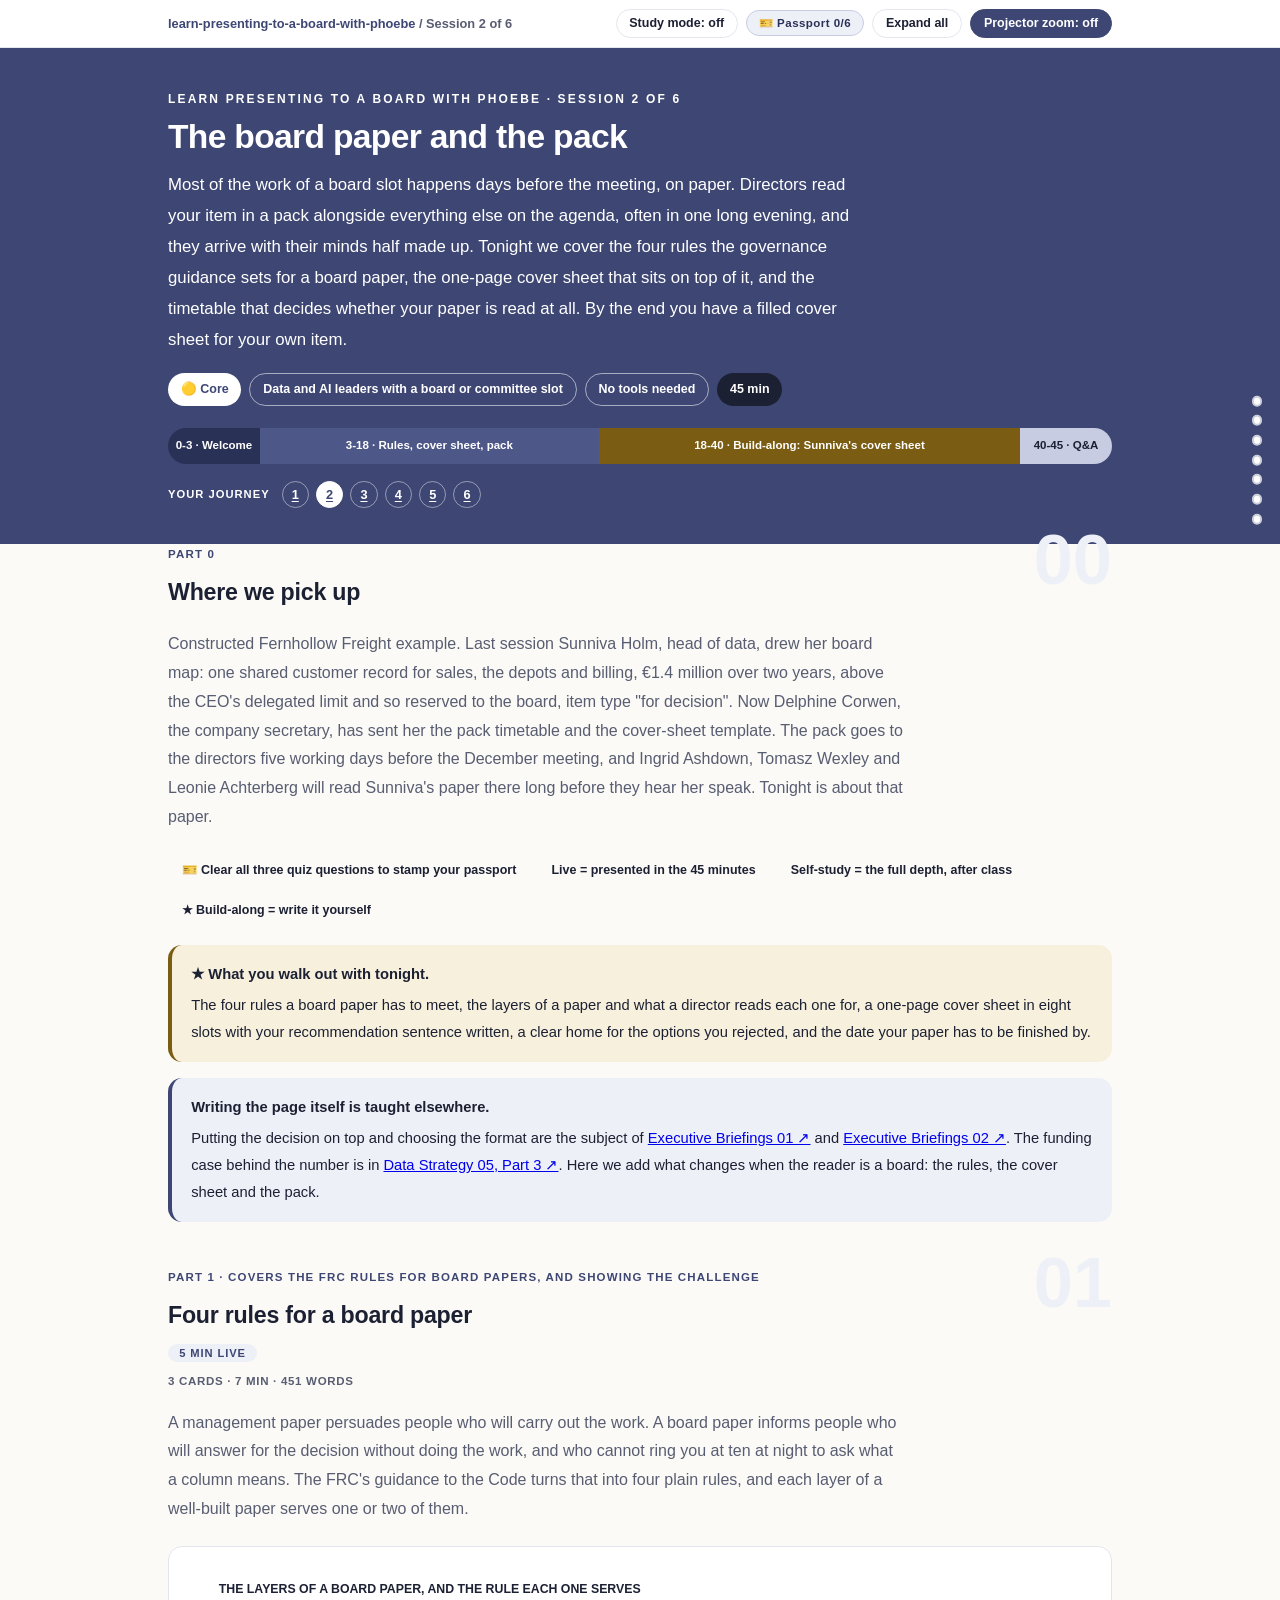
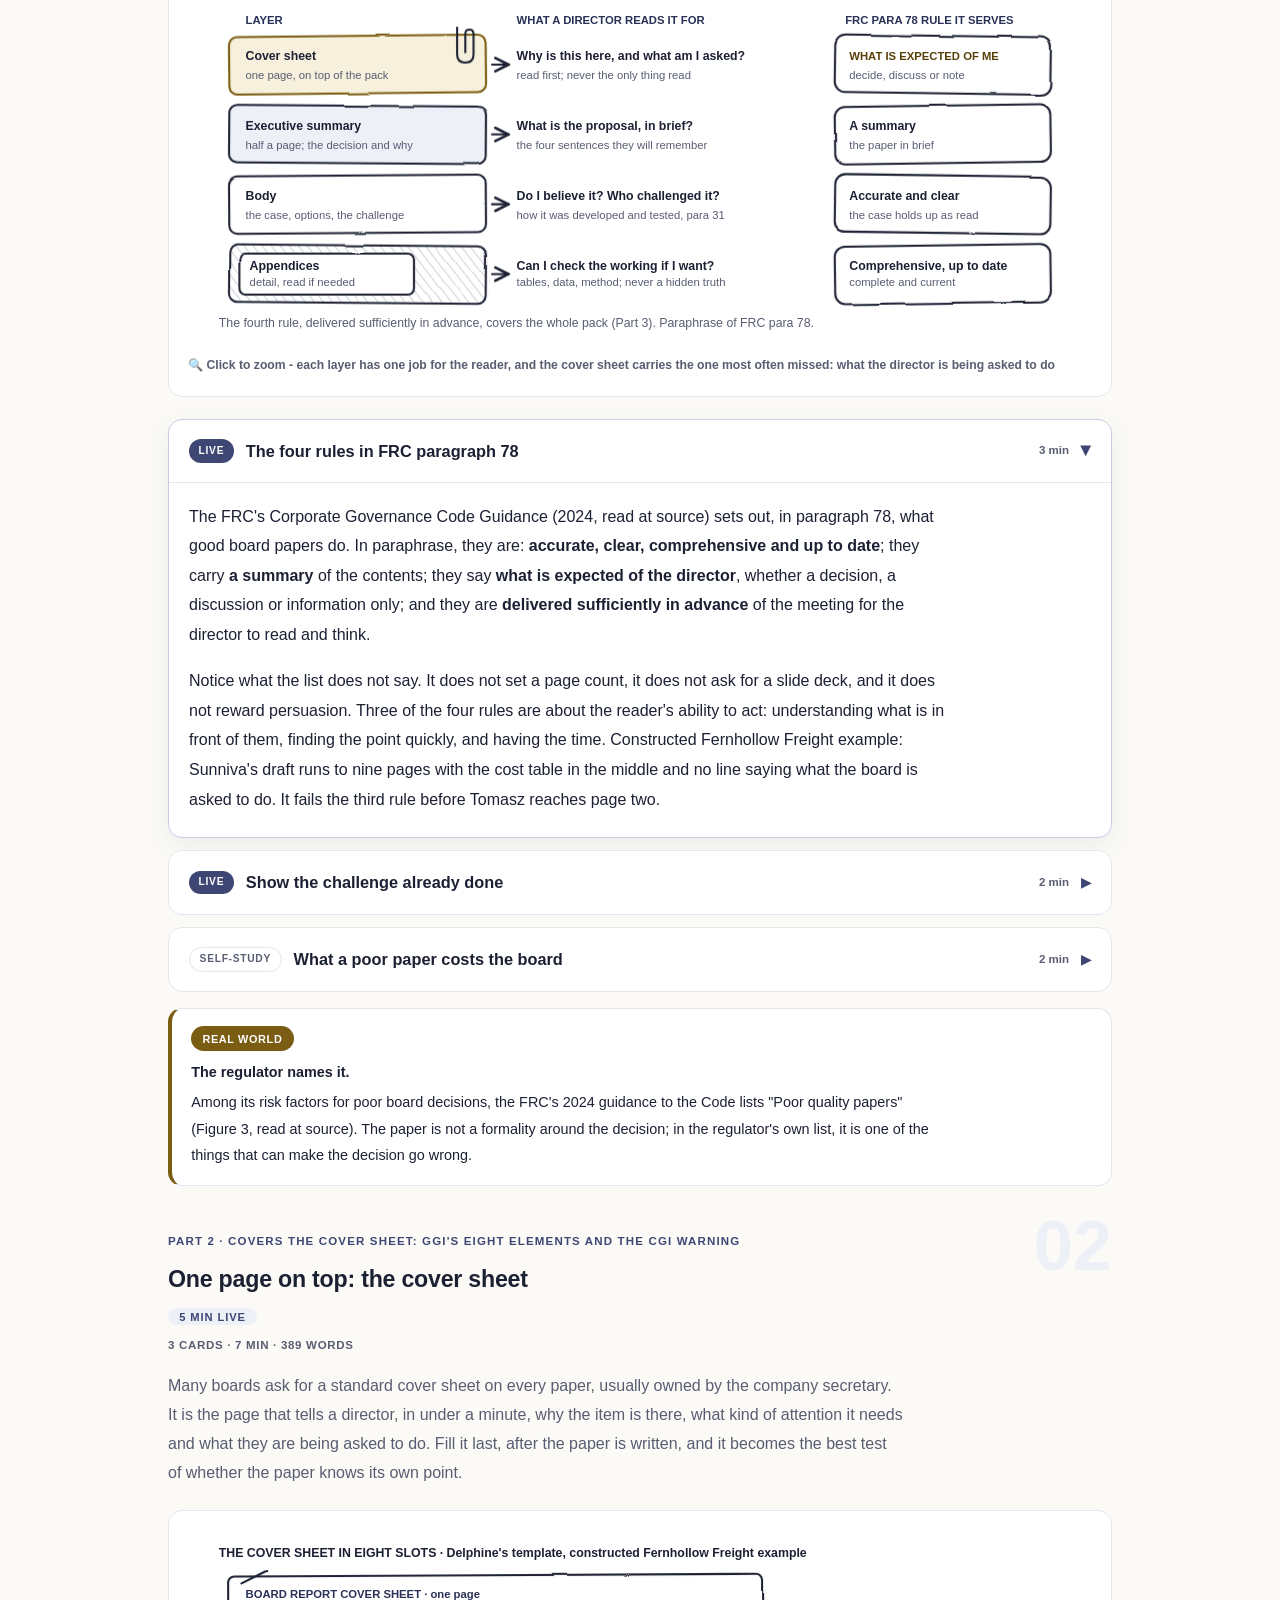
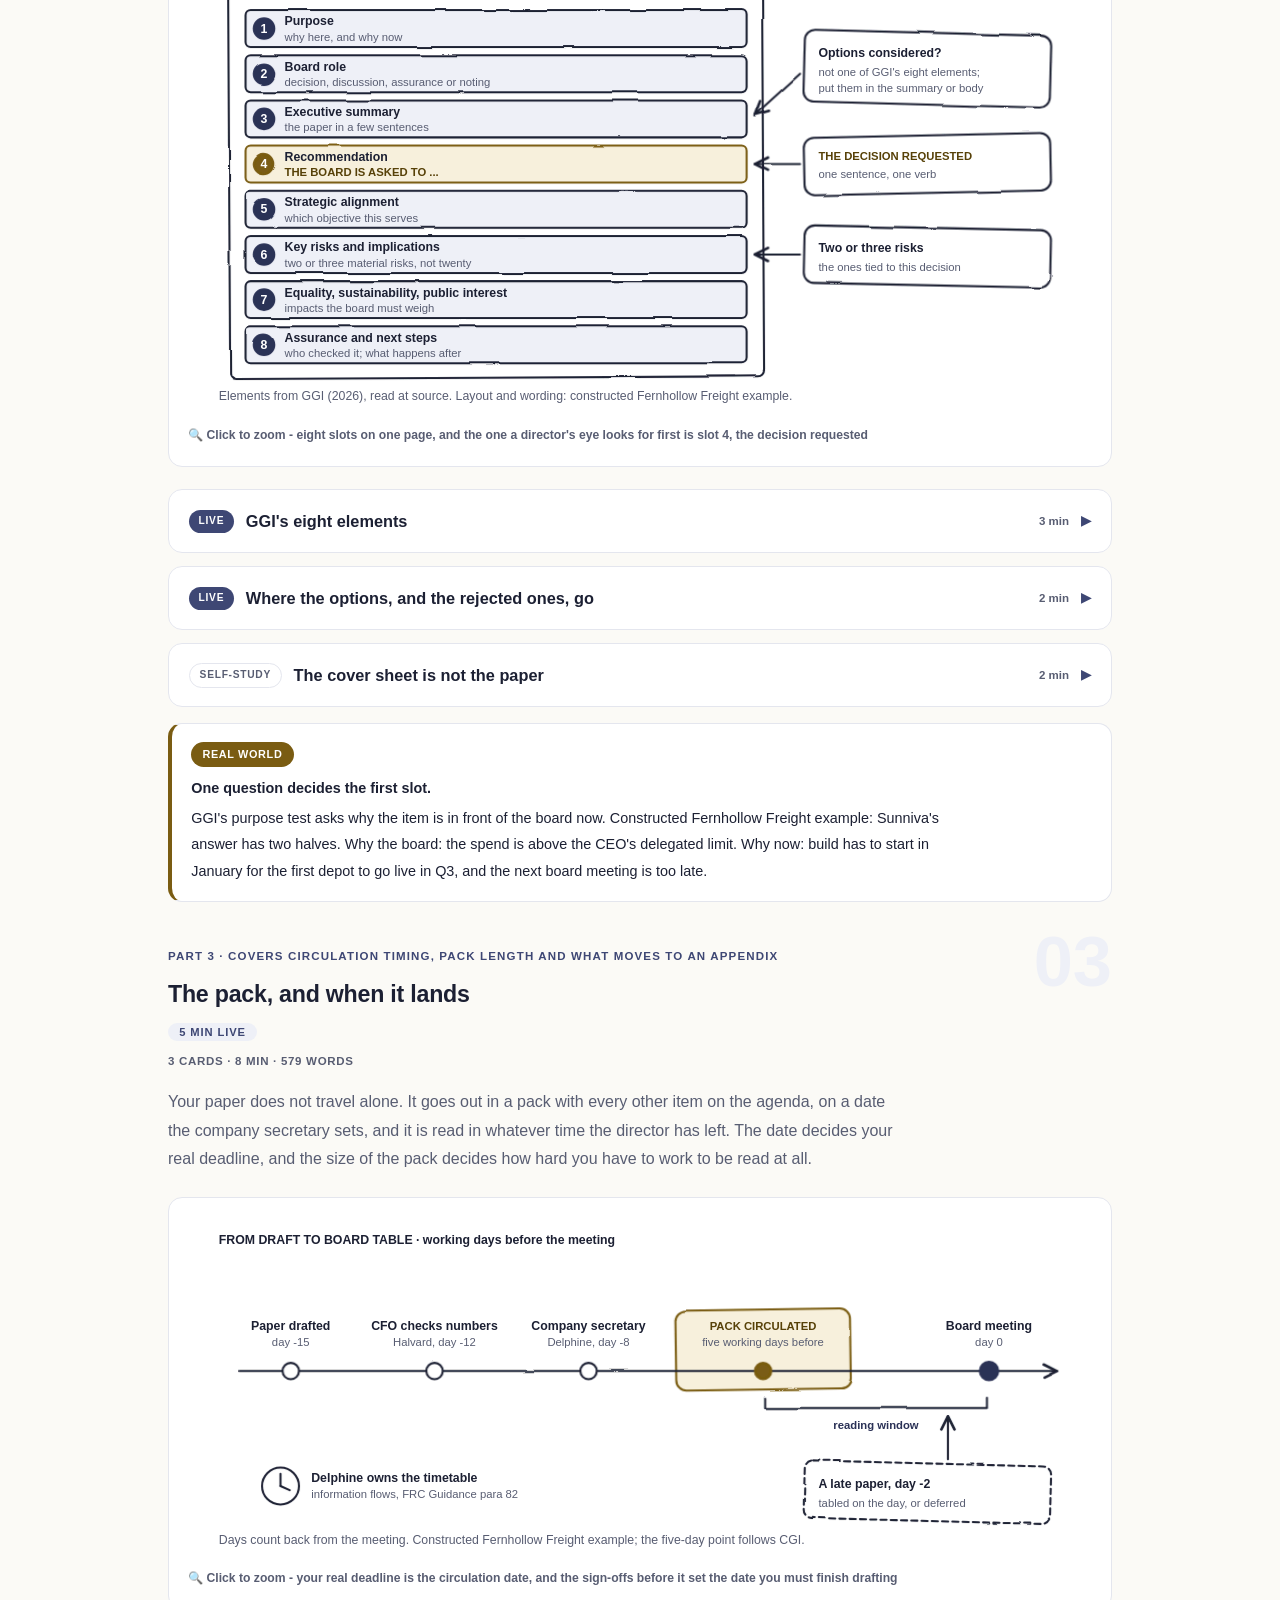
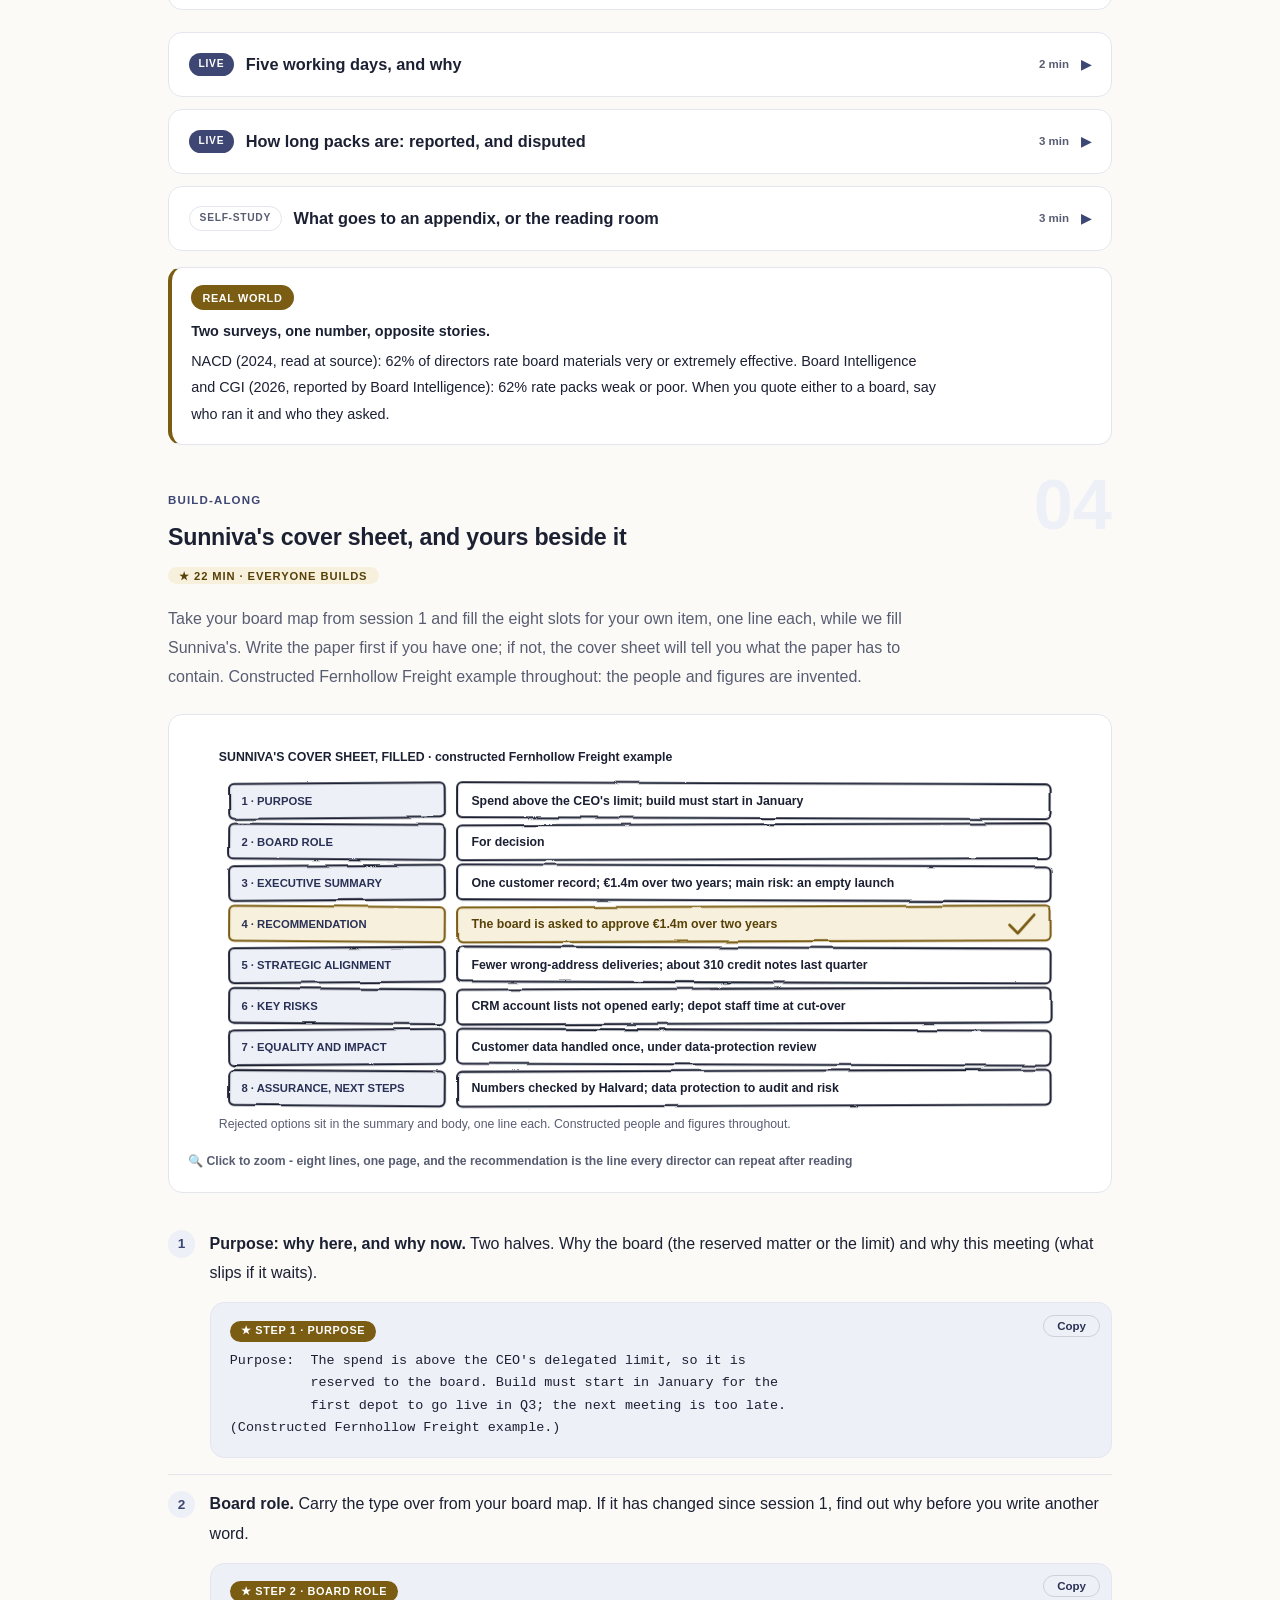
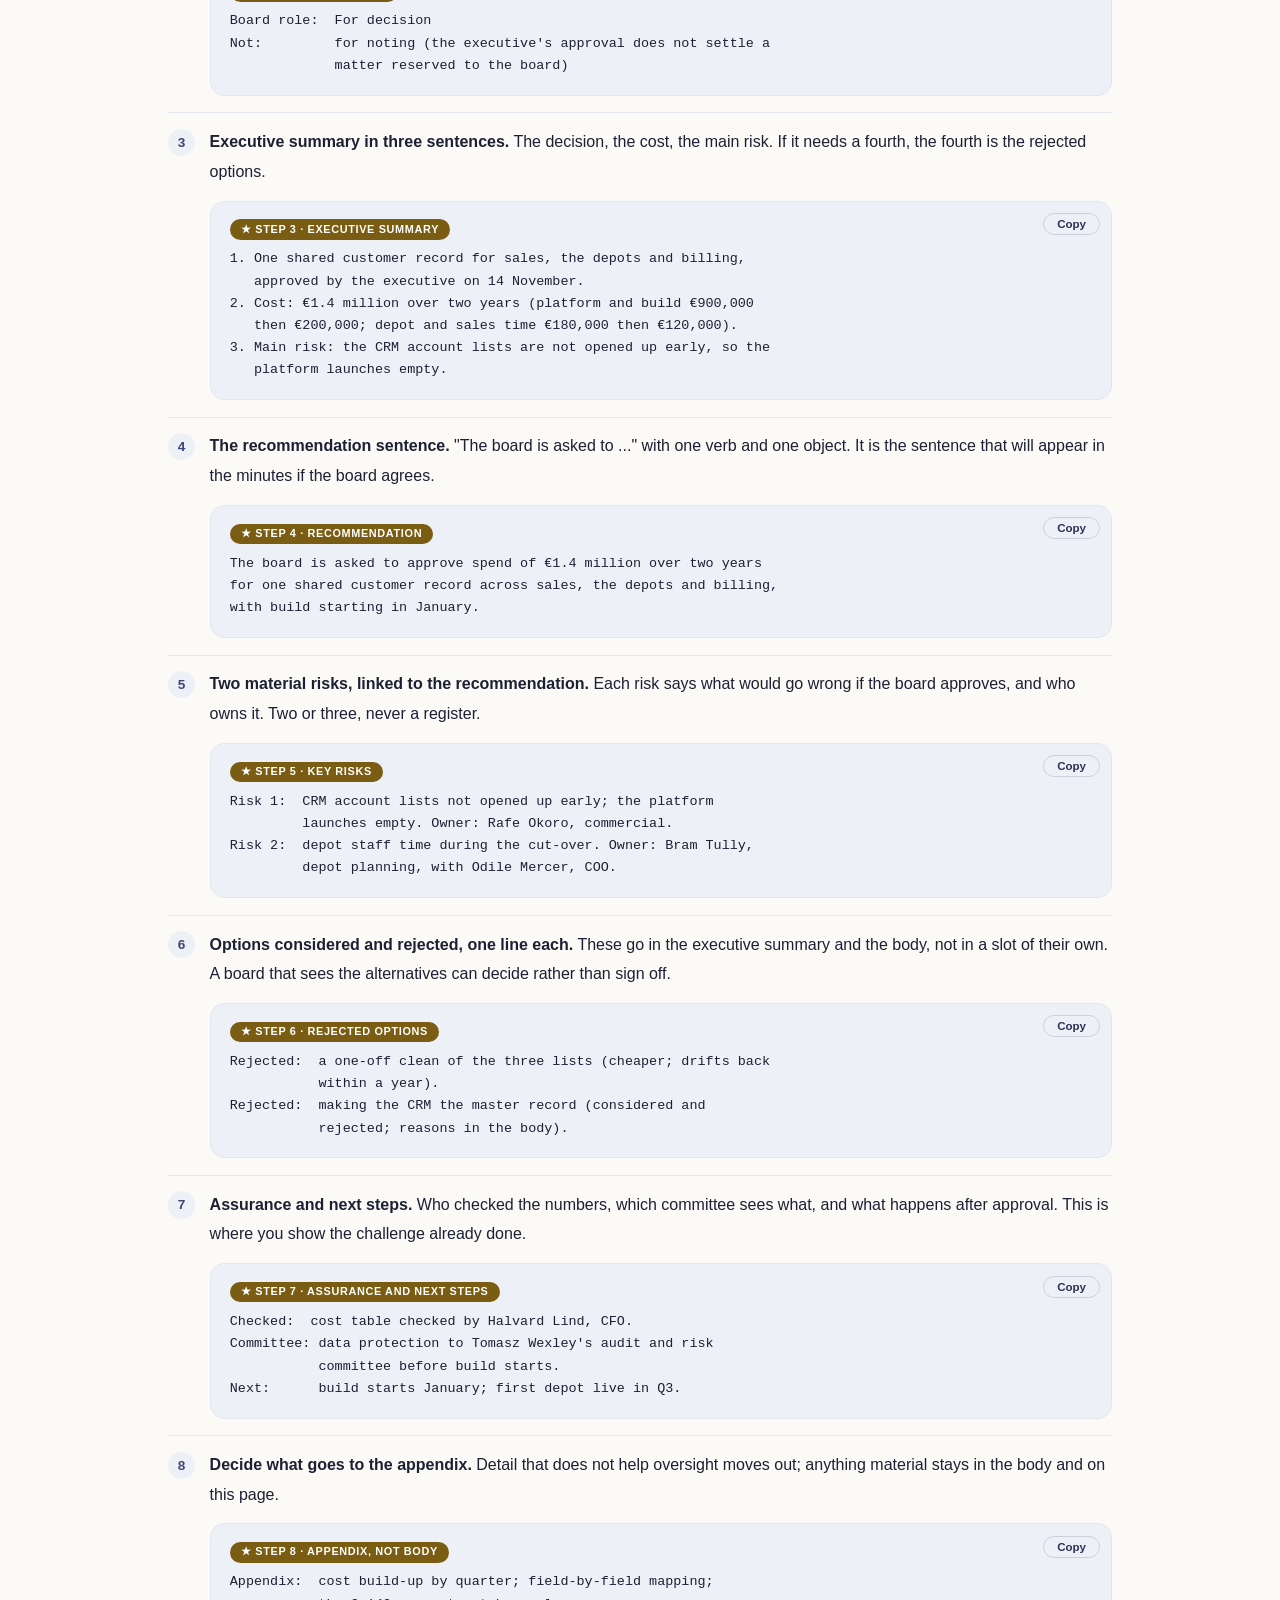
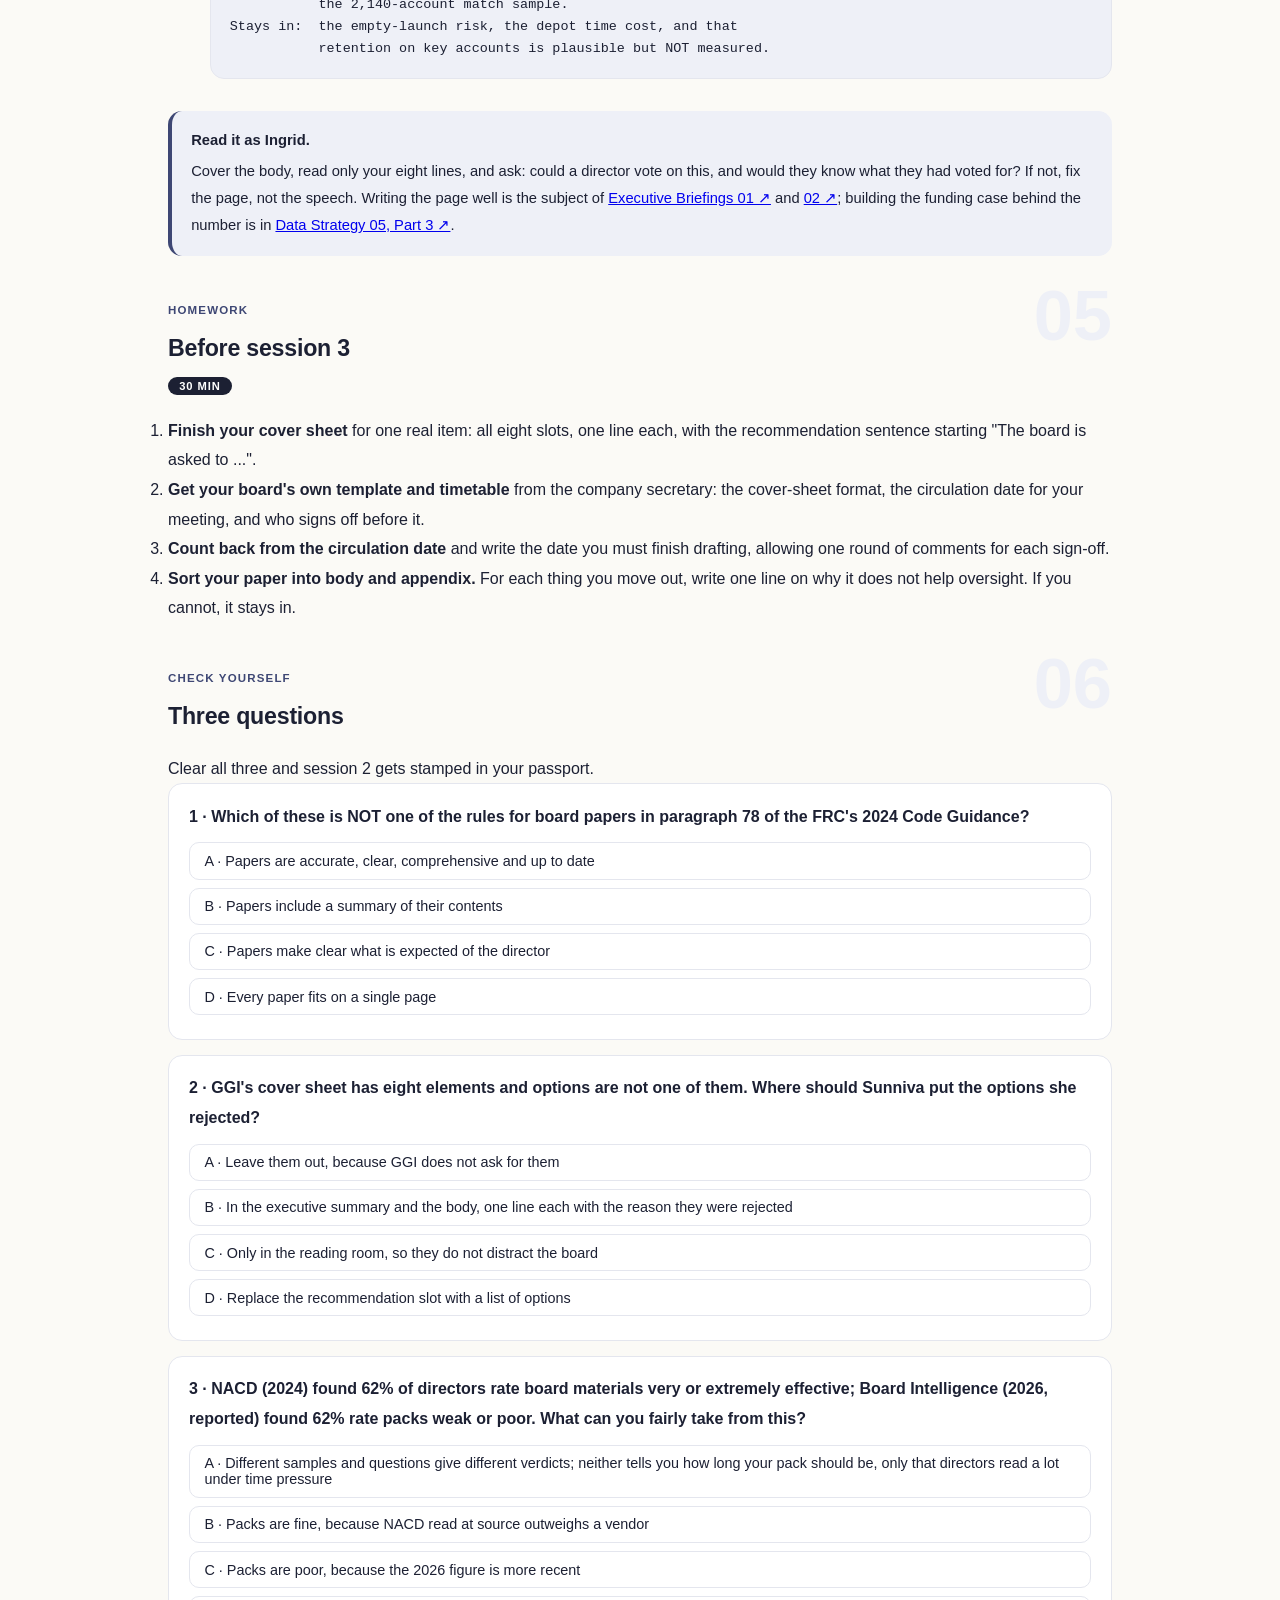
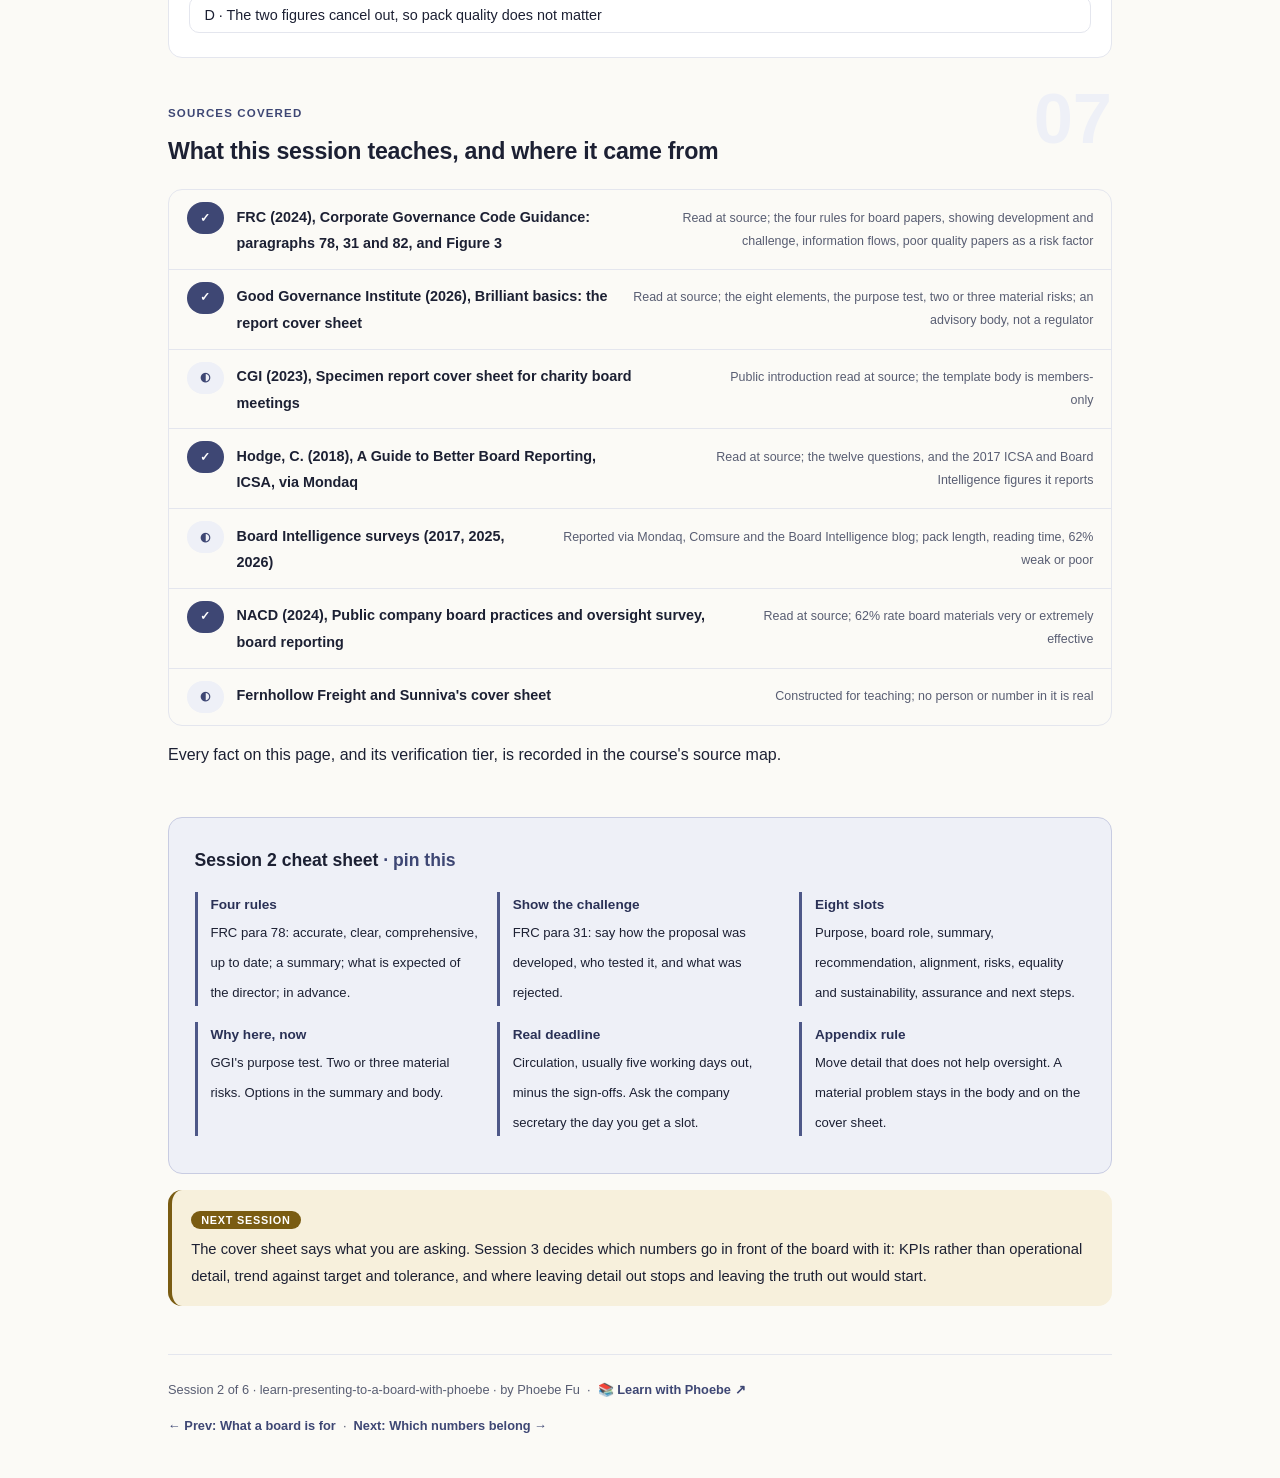
<file: courses/02-the-board-paper-and-the-pack.html>
<!DOCTYPE html>
<html lang="en">
<head>
<meta charset="UTF-8">
<meta name="viewport" content="width=device-width, initial-scale=1.0">
<!-- social:start -->
<meta name="description" content="Session 2 of 6. The board paper and the pack: the four FRC rules for a board paper, the eight elements of a one-page cover sheet, and when the pack has to reach the directors.">
<meta property="og:type" content="article">
<meta property="og:site_name" content="Learn with Phoebe">
<meta property="og:title" content="The board paper and the pack - learn presenting to a board with phoebe">
<meta property="og:description" content="Session 2 of 6. Four rules for a board paper, a cover sheet in eight slots, and a pack that lands five working days before the meeting.">
<meta property="og:url" content="https://phoebefu6.github.io/learn-presenting-to-a-board-with-phoebe/courses/02-the-board-paper-and-the-pack.html">
<meta property="og:image" content="https://phoebefu6.github.io/learn-presenting-to-a-board-with-phoebe/assets/og-cover.png">
<meta property="og:image:width" content="1200">
<meta property="og:image:height" content="630">
<meta name="twitter:card" content="summary_large_image">
<meta name="twitter:title" content="The board paper and the pack - learn presenting to a board with phoebe">
<meta name="twitter:description" content="Session 2 of 6. The paper, the cover sheet on top of it, and the pack it travels in.">
<meta name="twitter:image" content="https://phoebefu6.github.io/learn-presenting-to-a-board-with-phoebe/assets/og-cover.png">
<!-- social:end -->
<title>Session 2 · The board paper and the pack - learn presenting to a board with phoebe</title>
<link rel="stylesheet" href="../assets/style.css?v=3">
</head>
<body>

<div class="toolbar">
  <div class="wrap">
    <span class="crumb"><a href="../index.html">learn-presenting-to-a-board-with-phoebe</a> / Session 2 of 6</span>
    <button class="btn" id="toggle-all" type="button">Expand all</button>
    <button class="btn primary" id="zoom-toggle" type="button">Projector zoom: off</button>
  </div>
</div>

<header class="masthead">
  <div class="wrap">
    <div class="eyebrow">Learn Presenting to a Board with Phoebe · Session 2 of 6</div>
    <h1>The board paper and <span class="accent">the pack</span></h1>
    <p class="sub">Most of the work of a board slot happens days before the meeting, on paper. Directors read your item in a pack alongside everything else on the agenda, often in one long evening, and they arrive with their minds half made up. Tonight we cover the four rules the governance guidance sets for a board paper, the one-page cover sheet that sits on top of it, and the timetable that decides whether your paper is read at all. By the end you have a filled cover sheet for your own item.</p>
    <div class="chip-row">
      <span class="chip level">🟡 Core</span>
      <span class="chip audience">Data and AI leaders with a board or committee slot</span>
      <span class="chip audience">No tools needed</span>
      <span class="chip time">45 min</span>
    </div>
    <div class="agenda">
      <span class="a1" style="flex:1">0-3 · Welcome</span>
      <span class="a2" style="flex:4">3-18 · Rules, cover sheet, pack</span>
      <span class="a3" style="flex:5">18-40 · Build-along: Sunniva's cover sheet</span>
      <span class="a4" style="flex:1">40-45 · Q&amp;A</span>
    </div>
  </div>
</header>

<main class="wrap">

  <section class="section" id="intro">
    <div class="section-kicker">
      <span class="klabel">Part 0</span>
      <h2>Where we pick up</h2>
    </div>
    <p class="lede">Constructed Fernhollow Freight example. Last session Sunniva Holm, head of data, drew her board map: one shared customer record for sales, the depots and billing, €1.4 million over two years, above the CEO's delegated limit and so reserved to the board, item type "for decision". Now Delphine Corwen, the company secretary, has sent her the pack timetable and the cover-sheet template. The pack goes to the directors five working days before the December meeting, and Ingrid Ashdown, Tomasz Wexley and Leonie Achterberg will read Sunniva's paper there long before they hear her speak. Tonight is about that paper.</p>

    <div class="legend">
      <span class="pill">🎫 Clear all three quiz questions to stamp your passport</span>
      <span class="pill">Live = presented in the 45 minutes</span>
      <span class="pill">Self-study = the full depth, after class</span>
      <span class="pill">★ Build-along = write it yourself</span>
    </div>

    <div class="callout win">
      <p><strong>★ What you walk out with tonight.</strong> The four rules a board paper has to meet, the layers of a paper and what a director reads each one for, a one-page cover sheet in eight slots with your recommendation sentence written, a clear home for the options you rejected, and the date your paper has to be finished by.</p>
    </div>

    <div class="callout tip">
      <p><strong>Writing the page itself is taught elsewhere.</strong> Putting the decision on top and choosing the format are the subject of <a href="https://phoebefu6.github.io/learn-executive-briefings-with-phoebe/courses/01-the-decision-on-top.html">Executive Briefings 01 ↗</a> and <a href="https://phoebefu6.github.io/learn-executive-briefings-with-phoebe/courses/02-pick-the-format.html">Executive Briefings 02 ↗</a>. The funding case behind the number is in <a href="https://phoebefu6.github.io/learn-data-strategy-with-phoebe/courses/05-funding-and-value-tracking.html#part-3">Data Strategy 05, Part 3 ↗</a>. Here we add what changes when the reader is a board: the rules, the cover sheet and the pack.</p>
    </div>
  </section>

  <section class="section" id="part-1">
    <div class="section-kicker">
      <span class="klabel">Part 1 · covers the FRC rules for board papers, and showing the challenge</span>
      <h2>Four rules for a board paper</h2>
      <span class="tag concept">5 min live</span>
    </div>
    <p class="lede">A management paper persuades people who will carry out the work. A board paper informs people who will answer for the decision without doing the work, and who cannot ring you at ten at night to ask what a column means. The FRC's guidance to the Code turns that into four plain rules, and each layer of a well-built paper serves one or two of them.</p>

    <figure class="zoomable">
      <svg viewBox="0 0 880 368" xmlns="http://www.w3.org/2000/svg" role="img" aria-label="Four layers of a board paper from top to bottom. Cover sheet, one page on top of the pack: read first for why it is here and what the director is asked to do; serves the rule on what is expected of the director. Executive summary: what the proposal is in brief; serves the rule on a summary. Body: the case, the options and how it was challenged; serves accurate and clear. Appendices: the working, tables and method; serves comprehensive and up to date. Delivered sufficiently in advance applies to the whole pack.">
        <defs>
          <filter id="p2aSk" x="-3%" y="-3%" width="106%" height="106%"><feTurbulence type="fractalNoise" baseFrequency="0.02" numOctaves="2" seed="52" result="n"/><feDisplacementMap in="SourceGraphic" in2="n" scale="2.4" xChannelSelector="R" yChannelSelector="G"/></filter>
          <pattern id="p2aHc" patternUnits="userSpaceOnUse" width="7" height="7" patternTransform="rotate(-38)"><line x1="0" y1="0" x2="0" y2="7" stroke="#3E4774" stroke-width="1" opacity=".5"/></pattern>
          <marker id="p2aAr" viewBox="0 0 10 10" refX="9" refY="5" markerWidth="8" markerHeight="8" orient="auto"><path d="M1 1 L9 5 L1 9" fill="none" stroke="#1C2033" stroke-width="1.6" stroke-linecap="round"/></marker>
        </defs>
        <style>
          .p2aH { font: 800 12px Inter, sans-serif; fill: #1C2033; }
          .p2aL { font: 600 12px Inter, sans-serif; fill: #1C2033; }
          .p2aS { font: 400 11px Inter, sans-serif; fill: #585D72; }
          .p2aA { font: 700 11px Inter, sans-serif; fill: #2A3156; }
          .p2aB { font: 800 11px Inter, sans-serif; fill: #574108; }
          .p2aN { font: 400 12px Inter, sans-serif; fill: #585D72; }
        </style>

        <text class="p2aH" x="30" y="26">THE LAYERS OF A BOARD PAPER, AND THE RULE EACH ONE SERVES</text>

        <g filter="url(#p2aSk)" fill="none" stroke="#1C2033" stroke-width="2" stroke-linecap="round" stroke-linejoin="round">
          <rect x="40" y="68" width="250" height="56" rx="8" transform="rotate(-0.6 165 96)" fill="#F7F0DC" stroke="#7A5C12"/>
          <rect x="40" y="136" width="250" height="56" rx="8" transform="rotate(0.4 165 164)" fill="#EEF0F7"/>
          <rect x="40" y="204" width="250" height="56" rx="8" transform="rotate(-0.4 165 232)" fill="#FFFFFF"/>
          <rect x="40" y="272" width="250" height="56" rx="8" transform="rotate(0.5 165 300)" fill="url(#p2aHc)"/>
          <rect x="50" y="280" width="170" height="40" rx="6" fill="#FFFFFF"/>
          <path d="M262 60 L262 86 Q262 94 270 94 Q278 94 278 86 L278 66 Q278 62 274 62 Q270 62 270 66 L270 84"/>
          <path d="M296 96 L312 96" marker-end="url(#p2aAr)"/>
          <path d="M296 164 L312 164" marker-end="url(#p2aAr)"/>
          <path d="M296 232 L312 232" marker-end="url(#p2aAr)"/>
          <path d="M296 300 L312 300" marker-end="url(#p2aAr)"/>
          <rect x="630" y="68" width="210" height="56" rx="10" transform="rotate(0.8 735 96)" fill="#FFFFFF"/>
          <rect x="630" y="136" width="210" height="56" rx="10" transform="rotate(-0.8 735 164)" fill="#FFFFFF"/>
          <rect x="630" y="204" width="210" height="56" rx="10" transform="rotate(0.8 735 232)" fill="#FFFFFF"/>
          <rect x="630" y="272" width="210" height="56" rx="10" transform="rotate(-0.8 735 300)" fill="#FFFFFF"/>
        </g>

        <text class="p2aA" x="56" y="56">LAYER</text>
        <text class="p2aA" x="320" y="56">WHAT A DIRECTOR READS IT FOR</text>
        <text class="p2aA" x="640" y="56">FRC PARA 78 RULE IT SERVES</text>

        <text class="p2aL" x="56" y="92">Cover sheet</text>
        <text class="p2aS" x="56" y="110">one page, on top of the pack</text>
        <text class="p2aL" x="56" y="160">Executive summary</text>
        <text class="p2aS" x="56" y="178">half a page; the decision and why</text>
        <text class="p2aL" x="56" y="228">Body</text>
        <text class="p2aS" x="56" y="246">the case, options, the challenge</text>
        <text class="p2aL" x="60" y="296">Appendices</text>
        <text class="p2aS" x="60" y="312">detail, read if needed</text>

        <text class="p2aL" x="320" y="92">Why is this here, and what am I asked?</text>
        <text class="p2aS" x="320" y="110">read first; never the only thing read</text>
        <text class="p2aL" x="320" y="160">What is the proposal, in brief?</text>
        <text class="p2aS" x="320" y="178">the four sentences they will remember</text>
        <text class="p2aL" x="320" y="228">Do I believe it? Who challenged it?</text>
        <text class="p2aS" x="320" y="246">how it was developed and tested, para 31</text>
        <text class="p2aL" x="320" y="296">Can I check the working if I want?</text>
        <text class="p2aS" x="320" y="312">tables, data, method; never a hidden truth</text>

        <text class="p2aB" x="644" y="92">WHAT IS EXPECTED OF ME</text>
        <text class="p2aS" x="644" y="110">decide, discuss or note</text>
        <text class="p2aL" x="644" y="160">A summary</text>
        <text class="p2aS" x="644" y="178">the paper in brief</text>
        <text class="p2aL" x="644" y="228">Accurate and clear</text>
        <text class="p2aS" x="644" y="246">the case holds up as read</text>
        <text class="p2aL" x="644" y="296">Comprehensive, up to date</text>
        <text class="p2aS" x="644" y="312">complete and current</text>

        <text class="p2aN" x="30" y="352">The fourth rule, delivered sufficiently in advance, covers the whole pack (Part 3). Paraphrase of FRC para 78.</text>
      </svg>
      <figcaption>🔍 Click to zoom - each layer has one job for the reader, and the cover sheet carries the one most often missed: what the director is being asked to do</figcaption>
    </figure>

    <details class="card" open>
      <summary><span class="mode live">Live</span>The four rules in FRC paragraph 78<span class="mini">3 min</span><span class="caret">▶</span></summary>
      <div class="body">
        <p>The FRC's Corporate Governance Code Guidance (2024, read at source) sets out, in paragraph 78, what good board papers do. In paraphrase, they are: <strong>accurate, clear, comprehensive and up to date</strong>; they carry <strong>a summary</strong> of the contents; they say <strong>what is expected of the director</strong>, whether a decision, a discussion or information only; and they are <strong>delivered sufficiently in advance</strong> of the meeting for the director to read and think.</p>
        <p>Notice what the list does not say. It does not set a page count, it does not ask for a slide deck, and it does not reward persuasion. Three of the four rules are about the reader's ability to act: understanding what is in front of them, finding the point quickly, and having the time. Constructed Fernhollow Freight example: Sunniva's draft runs to nine pages with the cost table in the middle and no line saying what the board is asked to do. It fails the third rule before Tomasz reaches page two.</p>
      </div>
    </details>

    <details class="card">
      <summary><span class="mode live">Live</span>Show the challenge already done<span class="mini">2 min</span><span class="caret">▶</span></summary>
      <div class="body">
        <p>Paragraph 31 of the same FRC guidance asks that papers describe how a proposal was developed and how it was challenged before it reached the board. A director with a care duty under section 174 is not only asking "is this a good idea?" but "has anyone already tried to break it?" Saying who tested the numbers, which options were rejected and why, and what the executive pushed back on is not padding. It is evidence that the board is seeing a tested proposal rather than a first draft.</p>
        <p>Chris Hodge's guide for ICSA, A Guide to Better Board Reporting (2018, read at source via Mondaq), frames board reporting around a set of "Twelve questions" a paper should help the board answer. Use it as a checklist after you draft, not as a template to fill: if a director would ask one of the questions and your paper is silent, add a line. Constructed Fernhollow Freight example: Sunniva adds one sentence that Halvard Lind, the CFO, checked the cost table, and one listing the two options she considered and rejected.</p>
      </div>
    </details>

    <details class="card">
      <summary><span class="mode self">Self-study</span>What a poor paper costs the board<span class="mini">2 min</span><span class="caret">▶</span></summary>
      <div class="body">
        <p>Figure 3 of the FRC guidance lists risk factors for poor board decisions, and a weak paper is named directly among them. The reason is mechanical, not stylistic. Directors decide on what the pack gives them. A paper that buries the ask, mixes current and stale figures, or leaves out how it was tested makes the decision worse even when the proposal is sound.</p>
        <p>Before you send a draft to the company secretary, read it as Ingrid would: open the cover sheet, read the summary, close the paper, and say out loud what you are being asked to decide and why. If you cannot, neither can she.</p>
      </div>
    </details>

    <div class="callout example">
      <span class="ex-pill">Real world</span>
      <p><strong>The regulator names it.</strong> Among its risk factors for poor board decisions, the FRC's 2024 guidance to the Code lists "Poor quality papers" (Figure 3, read at source). The paper is not a formality around the decision; in the regulator's own list, it is one of the things that can make the decision go wrong.</p>
    </div>
  </section>

  <section class="section" id="part-2">
    <div class="section-kicker">
      <span class="klabel">Part 2 · covers the cover sheet: GGI's eight elements and the CGI warning</span>
      <h2>One page on top: the cover sheet</h2>
      <span class="tag concept">5 min live</span>
    </div>
    <p class="lede">Many boards ask for a standard cover sheet on every paper, usually owned by the company secretary. It is the page that tells a director, in under a minute, why the item is there, what kind of attention it needs and what they are being asked to do. Fill it last, after the paper is written, and it becomes the best test of whether the paper knows its own point.</p>

    <figure class="zoomable">
      <svg viewBox="0 0 880 472" xmlns="http://www.w3.org/2000/svg" role="img" aria-label="A one-page cover sheet form with eight numbered slots: 1 purpose, why here and why now; 2 board role, decision, discussion, assurance or noting; 3 executive summary; 4 recommendation, the board is asked to, highlighted as the decision requested; 5 strategic alignment; 6 key risks and implications, two or three material risks; 7 equality, sustainability and public interest; 8 assurance and next steps. Notes at the side: options considered are not one of the eight, so they go in the summary or body; the recommendation is one sentence, one verb; risks are the two or three tied to the decision.">
        <defs>
          <filter id="p2bSk" x="-3%" y="-3%" width="106%" height="106%"><feTurbulence type="fractalNoise" baseFrequency="0.02" numOctaves="2" seed="61" result="n"/><feDisplacementMap in="SourceGraphic" in2="n" scale="2.4" xChannelSelector="R" yChannelSelector="G"/></filter>
          <marker id="p2bAr" viewBox="0 0 10 10" refX="9" refY="5" markerWidth="8" markerHeight="8" orient="auto"><path d="M1 1 L9 5 L1 9" fill="none" stroke="#1C2033" stroke-width="1.6" stroke-linecap="round"/></marker>
        </defs>
        <style>
          .p2bH { font: 800 12px Inter, sans-serif; fill: #1C2033; }
          .p2bL { font: 600 12px Inter, sans-serif; fill: #1C2033; }
          .p2bS { font: 400 11px Inter, sans-serif; fill: #585D72; }
          .p2bA { font: 700 11px Inter, sans-serif; fill: #2A3156; }
          .p2bB { font: 800 11px Inter, sans-serif; fill: #574108; }
          .p2bW { font: 800 12px Inter, sans-serif; fill: #FFFFFF; }
          .p2bN { font: 400 12px Inter, sans-serif; fill: #585D72; }
        </style>

        <text class="p2bH" x="30" y="26">THE COVER SHEET IN EIGHT SLOTS · Delphine's template, constructed Fernhollow Freight example</text>

        <g filter="url(#p2bSk)" fill="none" stroke="#1C2033" stroke-width="2" stroke-linecap="round" stroke-linejoin="round">
          <rect x="40" y="44" width="520" height="392" rx="6" transform="rotate(-0.3 300 240)" fill="#FFFFFF"/>
          <path d="M52 52 L76 40"/>
          <rect x="56" y="78" width="488" height="36" rx="5" fill="#EEF0F7"/>
          <rect x="56" y="122" width="488" height="36" rx="5" fill="#EEF0F7"/>
          <rect x="56" y="166" width="488" height="36" rx="5" fill="#EEF0F7"/>
          <rect x="56" y="210" width="488" height="36" rx="5" fill="#F7F0DC" stroke="#7A5C12"/>
          <rect x="56" y="254" width="488" height="36" rx="5" fill="#EEF0F7"/>
          <rect x="56" y="298" width="488" height="36" rx="5" fill="#EEF0F7"/>
          <rect x="56" y="342" width="488" height="36" rx="5" fill="#EEF0F7"/>
          <rect x="56" y="386" width="488" height="36" rx="5" fill="#EEF0F7"/>
          <circle cx="74" cy="96" r="10" fill="#2A3156" stroke="#2A3156"/>
          <circle cx="74" cy="140" r="10" fill="#2A3156" stroke="#2A3156"/>
          <circle cx="74" cy="184" r="10" fill="#2A3156" stroke="#2A3156"/>
          <circle cx="74" cy="228" r="10" fill="#7A5C12" stroke="#7A5C12"/>
          <circle cx="74" cy="272" r="10" fill="#2A3156" stroke="#2A3156"/>
          <circle cx="74" cy="316" r="10" fill="#2A3156" stroke="#2A3156"/>
          <circle cx="74" cy="360" r="10" fill="#2A3156" stroke="#2A3156"/>
          <circle cx="74" cy="404" r="10" fill="#2A3156" stroke="#2A3156"/>
          <rect x="600" y="100" width="240" height="70" rx="10" transform="rotate(1.5 720 135)" fill="#FFFFFF"/>
          <rect x="600" y="200" width="240" height="56" rx="10" transform="rotate(-1.2 720 228)" fill="#FFFFFF"/>
          <rect x="600" y="290" width="240" height="56" rx="10" transform="rotate(1.2 720 318)" fill="#FFFFFF"/>
          <path d="M596 140 L552 180" marker-end="url(#p2bAr)"/>
          <path d="M596 228 L552 228" marker-end="url(#p2bAr)"/>
          <path d="M596 316 L552 316" marker-end="url(#p2bAr)"/>
        </g>

        <text class="p2bA" x="56" y="66">BOARD REPORT COVER SHEET · one page</text>

        <text class="p2bW" x="74" y="100" text-anchor="middle">1</text>
        <text class="p2bL" x="94" y="93">Purpose</text>
        <text class="p2bS" x="94" y="108">why here, and why now</text>
        <text class="p2bW" x="74" y="144" text-anchor="middle">2</text>
        <text class="p2bL" x="94" y="137">Board role</text>
        <text class="p2bS" x="94" y="152">decision, discussion, assurance or noting</text>
        <text class="p2bW" x="74" y="188" text-anchor="middle">3</text>
        <text class="p2bL" x="94" y="181">Executive summary</text>
        <text class="p2bS" x="94" y="196">the paper in a few sentences</text>
        <text class="p2bW" x="74" y="232" text-anchor="middle">4</text>
        <text class="p2bL" x="94" y="225">Recommendation</text>
        <text class="p2bB" x="94" y="240">THE BOARD IS ASKED TO ...</text>
        <text class="p2bW" x="74" y="276" text-anchor="middle">5</text>
        <text class="p2bL" x="94" y="269">Strategic alignment</text>
        <text class="p2bS" x="94" y="284">which objective this serves</text>
        <text class="p2bW" x="74" y="320" text-anchor="middle">6</text>
        <text class="p2bL" x="94" y="313">Key risks and implications</text>
        <text class="p2bS" x="94" y="328">two or three material risks, not twenty</text>
        <text class="p2bW" x="74" y="364" text-anchor="middle">7</text>
        <text class="p2bL" x="94" y="357">Equality, sustainability, public interest</text>
        <text class="p2bS" x="94" y="372">impacts the board must weigh</text>
        <text class="p2bW" x="74" y="408" text-anchor="middle">8</text>
        <text class="p2bL" x="94" y="401">Assurance and next steps</text>
        <text class="p2bS" x="94" y="416">who checked it; what happens after</text>

        <text class="p2bL" x="614" y="124">Options considered?</text>
        <text class="p2bS" x="614" y="142">not one of GGI's eight elements;</text>
        <text class="p2bS" x="614" y="158">put them in the summary or body</text>
        <text class="p2bB" x="614" y="224">THE DECISION REQUESTED</text>
        <text class="p2bS" x="614" y="242">one sentence, one verb</text>
        <text class="p2bL" x="614" y="314">Two or three risks</text>
        <text class="p2bS" x="614" y="332">the ones tied to this decision</text>

        <text class="p2bN" x="30" y="458">Elements from GGI (2026), read at source. Layout and wording: constructed Fernhollow Freight example.</text>
      </svg>
      <figcaption>🔍 Click to zoom - eight slots on one page, and the one a director's eye looks for first is slot 4, the decision requested</figcaption>
    </figure>

    <details class="card">
      <summary><span class="mode live">Live</span>GGI's eight elements<span class="mini">3 min</span><span class="caret">▶</span></summary>
      <div class="body">
        <p>The Good Governance Institute's note Brilliant basics: the report cover sheet (May 2026, read at source) sets out a one-page cover sheet with eight elements: <strong>purpose</strong>; <strong>board role</strong> (decision, discussion, assurance or noting); an <strong>executive summary</strong>; the <strong>recommendation</strong>; <strong>strategic alignment</strong>; <strong>key risks and implications</strong>; <strong>equality, sustainability and public interest</strong>; and <strong>assurance and next steps</strong>. GGI is an advisory body, not a regulator, so treat the list as well-tested practice rather than a rule. Your company secretary's own template wins.</p>
        <p>Two details do most of the work. The purpose test is one question, and it is GGI's: "why is this in front of the board, now?" And the risks slot asks for two or three material risks, not a register. A cover sheet that lists twelve risks has handed the director the job of deciding which matter.</p>
      </div>
    </details>

    <details class="card">
      <summary><span class="mode live">Live</span>Where the options, and the rejected ones, go<span class="mini">2 min</span><span class="caret">▶</span></summary>
      <div class="body">
        <p>GGI does not list options as one of its eight elements. That does not mean options are optional. A board deciding on a single proposal with no alternatives in view is being asked to sign off, not to decide, and session 1 showed that the FRC names sign-off rather than debate as a risk factor. So put the options in the executive summary, one line each, and give them fuller treatment in the body with the reason each was rejected.</p>
        <p>Constructed Fernhollow Freight example: Sunniva's summary names two rejected options. A one-off clean of the three customer lists was cheaper but drifts back within a year. Making the CRM the master record was considered and rejected. One line each on the cover sheet, a short paragraph each in the body.</p>
      </div>
    </details>

    <details class="card">
      <summary><span class="mode self">Self-study</span>The cover sheet is not the paper<span class="mini">2 min</span><span class="caret">▶</span></summary>
      <div class="body">
        <p>The Chartered Governance Institute's specimen cover sheet for charity board meetings (2023, public introduction read at source; the template itself is members-only) makes a point every author should hear: the cover sheet helps directors navigate, but they are still expected to read all the information in the paper, not only the cover. A cover sheet that says something the body does not support is worse than no cover sheet.</p>
        <p>The practical consequence: never put a claim on the cover sheet that is not backed in the body, and never let the cover sheet soften what the body says. If the body says the main risk is that the CRM account lists launch empty, the cover sheet says the same, in the same words.</p>
      </div>
    </details>

    <div class="callout example">
      <span class="ex-pill">Real world</span>
      <p><strong>One question decides the first slot.</strong> GGI's purpose test asks why the item is in front of the board now. Constructed Fernhollow Freight example: Sunniva's answer has two halves. Why the board: the spend is above the CEO's delegated limit. Why now: build has to start in January for the first depot to go live in Q3, and the next board meeting is too late.</p>
    </div>
  </section>

  <section class="section" id="part-3">
    <div class="section-kicker">
      <span class="klabel">Part 3 · covers circulation timing, pack length and what moves to an appendix</span>
      <h2>The pack, and when it lands</h2>
      <span class="tag concept">5 min live</span>
    </div>
    <p class="lede">Your paper does not travel alone. It goes out in a pack with every other item on the agenda, on a date the company secretary sets, and it is read in whatever time the director has left. The date decides your real deadline, and the size of the pack decides how hard you have to work to be read at all.</p>

    <figure class="zoomable">
      <svg viewBox="0 0 880 332" xmlns="http://www.w3.org/2000/svg" role="img" aria-label="A timeline in working days before the board meeting. Day minus 15, paper drafted. Day minus 12, Halvard Lind, CFO, checks the numbers. Day minus 8, Delphine Corwen, company secretary, reviews. Day minus 5, pack circulated, five working days before, highlighted. Day 0, board meeting. Between circulation and the meeting is the reading window. A late paper at day minus 2 misses the pack and is tabled on the day or deferred. Delphine owns the timetable, FRC Guidance paragraph 82.">
        <defs>
          <filter id="p2cSk" x="-3%" y="-3%" width="106%" height="106%"><feTurbulence type="fractalNoise" baseFrequency="0.02" numOctaves="2" seed="73" result="n"/><feDisplacementMap in="SourceGraphic" in2="n" scale="2.4" xChannelSelector="R" yChannelSelector="G"/></filter>
          <marker id="p2cAr" viewBox="0 0 10 10" refX="9" refY="5" markerWidth="8" markerHeight="8" orient="auto"><path d="M1 1 L9 5 L1 9" fill="none" stroke="#1C2033" stroke-width="1.6" stroke-linecap="round"/></marker>
        </defs>
        <style>
          .p2cH { font: 800 12px Inter, sans-serif; fill: #1C2033; }
          .p2cL { font: 600 12px Inter, sans-serif; fill: #1C2033; }
          .p2cS { font: 400 11px Inter, sans-serif; fill: #585D72; }
          .p2cA { font: 700 11px Inter, sans-serif; fill: #2A3156; }
          .p2cB { font: 800 11px Inter, sans-serif; fill: #574108; }
          .p2cN { font: 400 12px Inter, sans-serif; fill: #585D72; }
        </style>

        <text class="p2cH" x="30" y="26">FROM DRAFT TO BOARD TABLE · working days before the meeting</text>

        <g filter="url(#p2cSk)" fill="none" stroke="#1C2033" stroke-width="2" stroke-linecap="round" stroke-linejoin="round">
          <rect x="475" y="90" width="170" height="78" rx="10" transform="rotate(-0.8 560 129)" fill="#F7F0DC" stroke="#7A5C12"/>
          <path d="M50 150 L846 150" marker-end="url(#p2cAr)"/>
          <circle cx="100" cy="150" r="8" fill="#FFFFFF"/>
          <circle cx="240" cy="150" r="8" fill="#FFFFFF"/>
          <circle cx="390" cy="150" r="8" fill="#FFFFFF"/>
          <circle cx="560" cy="150" r="8" fill="#7A5C12" stroke="#7A5C12"/>
          <circle cx="780" cy="150" r="9" fill="#2A3156" stroke="#2A3156"/>
          <path d="M562 176 L562 186 L778 186 L778 176"/>
          <rect x="600" y="240" width="240" height="56" rx="8" transform="rotate(1.5 720 268)" fill="#FFFFFF" stroke-dasharray="6 4"/>
          <path d="M740 236 L740 194" marker-end="url(#p2cAr)"/>
          <circle cx="90" cy="262" r="18" fill="#FFFFFF"/>
          <path d="M90 262 L90 250"/>
          <path d="M90 262 L99 266"/>
        </g>

        <text class="p2cL" x="100" y="110" text-anchor="middle">Paper drafted</text>
        <text class="p2cS" x="100" y="126" text-anchor="middle">day -15</text>
        <text class="p2cL" x="240" y="110" text-anchor="middle">CFO checks numbers</text>
        <text class="p2cS" x="240" y="126" text-anchor="middle">Halvard, day -12</text>
        <text class="p2cL" x="390" y="110" text-anchor="middle">Company secretary</text>
        <text class="p2cS" x="390" y="126" text-anchor="middle">Delphine, day -8</text>
        <text class="p2cB" x="560" y="110" text-anchor="middle">PACK CIRCULATED</text>
        <text class="p2cS" x="560" y="126" text-anchor="middle">five working days before</text>
        <text class="p2cL" x="780" y="110" text-anchor="middle">Board meeting</text>
        <text class="p2cS" x="780" y="126" text-anchor="middle">day 0</text>

        <text class="p2cA" x="670" y="206" text-anchor="middle">reading window</text>

        <text class="p2cL" x="614" y="264">A late paper, day -2</text>
        <text class="p2cS" x="614" y="282">tabled on the day, or deferred</text>

        <text class="p2cL" x="120" y="258">Delphine owns the timetable</text>
        <text class="p2cS" x="120" y="274">information flows, FRC Guidance para 82</text>

        <text class="p2cN" x="30" y="318">Days count back from the meeting. Constructed Fernhollow Freight example; the five-day point follows CGI.</text>
      </svg>
      <figcaption>🔍 Click to zoom - your real deadline is the circulation date, and the sign-offs before it set the date you must finish drafting</figcaption>
    </figure>

    <details class="card">
      <summary><span class="mode live">Live</span>Five working days, and why<span class="mini">2 min</span><span class="caret">▶</span></summary>
      <div class="body">
        <p>The CGI's charity cover-sheet note (2023, public introduction read at source) says papers are circulated "usually five working days before the meeting", and warns against packs so large that directors cannot get through them. Five days is a common norm, not a law; your company secretary sets the timetable, and the FRC guidance places the management of information flows to the board with the company secretary (paragraph 82). Ask for the date the day you know you have a slot.</p>
        <p>Then count backwards. The circulation date is not your deadline; it is the company secretary's. Before it come the sign-offs: the CFO checks every number, the sponsoring executive confirms the paper says what the executive approved, the company secretary checks the template and the item type. Constructed Fernhollow Freight example: Sunniva finishes drafting fifteen working days out so that Halvard and Delphine each have time to send it back once.</p>
        <p>A paper that misses the pack is either tabled on the day, which breaks the fourth FRC rule because no director has read it, or deferred to the next meeting. For Sunniva, deferral means build does not start in January.</p>
      </div>
    </details>

    <details class="card">
      <summary><span class="mode live">Live</span>How long packs are: reported, and disputed<span class="mini">3 min</span><span class="caret">▶</span></summary>
      <div class="body">
        <p>Every figure on pack length and reading time is <strong>reported</strong>, mostly from surveys run by Board Intelligence, a board-reporting software vendor. Read them that way.</p>
        <ul>
          <li>ICSA and Board Intelligence (2017), reported by Chris Hodge on Mondaq: large organisations produce about 2,000 pages of board papers a year; nearly three-quarters of respondents said packs were too long, and 68% too operational.</li>
          <li>Board Intelligence and CGI (2026), reported on the Board Intelligence blog: packs average 220 pages, up 27%.</li>
          <li>Board Intelligence, reported by Comsure (2025): directors spend 3 to 4 hours on a pack, at about 30 pages an hour.</li>
        </ul>
        <p>Now the disagreement. NACD's 2024 board practices survey (read at source) found 62% of directors call their board materials very or extremely effective. The 2026 Board Intelligence and CGI work (reported) found 62% rate packs weak or poor. Same number, opposite verdicts. NACD asked public-company directors one question; Board Intelligence, with CGI, asked its own sample a different one, and Board Intelligence sells board-reporting software. Different samples, different questions. Neither settles how good packs are in general, and neither tells you how long yours should be. What both support is narrower: directors read a lot, under time pressure, so the first page has to work.</p>
      </div>
    </details>

    <details class="card">
      <summary><span class="mode self">Self-study</span>What goes to an appendix, or the reading room<span class="mini">3 min</span><span class="caret">▶</span></summary>
      <div class="body">
        <p>An appendix holds the working a director may want to check: the cost build-up, the data behind a chart, the method. A reading room (a separate folder in the board portal, or a paper file at the meeting) holds material for reference only, such as a full vendor proposal or a project plan. Neither is a place to hide anything. Ask the company secretary what your board uses.</p>
        <p>The test for moving something out of the body is whether it helps a director oversee the decision. Operational detail usually does not, and moving it out helps them. A material problem always does, and it stays in the body and on the cover sheet. The reasons are the ones from session 1: the OECD Principles expect directors to act on a fully informed basis (V.A), the Code asks the board for a fair, balanced and understandable assessment (Principle N), and a director's care duty under section 174 assumes the paper can be relied on. Constructed Fernhollow Freight example: the field-by-field mapping goes to an appendix; the risk that the CRM lists launch empty stays on page one.</p>
      </div>
    </details>

    <div class="callout example">
      <span class="ex-pill">Real world</span>
      <p><strong>Two surveys, one number, opposite stories.</strong> NACD (2024, read at source): 62% of directors rate board materials very or extremely effective. Board Intelligence and CGI (2026, reported by Board Intelligence): 62% rate packs weak or poor. When you quote either to a board, say who ran it and who they asked.</p>
    </div>
  </section>

  <section class="section" id="demo-1">
    <div class="section-kicker">
      <span class="klabel">Build-along</span>
      <h2>Sunniva's cover sheet, and yours beside it</h2>
      <span class="tag demo">★ 22 min · everyone builds</span>
    </div>
    <p class="lede">Take your board map from session 1 and fill the eight slots for your own item, one line each, while we fill Sunniva's. Write the paper first if you have one; if not, the cover sheet will tell you what the paper has to contain. Constructed Fernhollow Freight example throughout: the people and figures are invented.</p>

    <figure class="zoomable">
      <svg viewBox="0 0 880 396" xmlns="http://www.w3.org/2000/svg" role="img" aria-label="Sunniva's filled cover sheet, one line per slot. Purpose: spend above the CEO's limit; build must start in January. Board role: for decision. Executive summary: one customer record, 1.4 million euros over two years, main risk an empty launch. Recommendation, highlighted: the board is asked to approve 1.4 million euros over two years. Strategic alignment: fewer wrong-address deliveries, about 310 credit notes last quarter. Key risks: CRM account lists not opened early; depot staff time at cut-over. Equality and sustainability: customer data handled once, under data-protection review. Assurance and next steps: numbers checked by Halvard; data protection to the audit and risk committee.">
        <defs>
          <filter id="p2dSk" x="-3%" y="-3%" width="106%" height="106%"><feTurbulence type="fractalNoise" baseFrequency="0.02" numOctaves="2" seed="88" result="n"/><feDisplacementMap in="SourceGraphic" in2="n" scale="2.4" xChannelSelector="R" yChannelSelector="G"/></filter>
        </defs>
        <style>
          .p2dH { font: 800 12px Inter, sans-serif; fill: #1C2033; }
          .p2dL { font: 600 12px Inter, sans-serif; fill: #1C2033; }
          .p2dS { font: 400 11px Inter, sans-serif; fill: #585D72; }
          .p2dA { font: 700 11px Inter, sans-serif; fill: #2A3156; }
          .p2dB { font: 800 12px Inter, sans-serif; fill: #574108; }
          .p2dN { font: 400 12px Inter, sans-serif; fill: #585D72; }
        </style>

        <text class="p2dH" x="30" y="26">SUNNIVA'S COVER SHEET, FILLED · constructed Fernhollow Freight example</text>

        <g filter="url(#p2dSk)" fill="none" stroke="#1C2033" stroke-width="2" stroke-linecap="round" stroke-linejoin="round">
          <rect x="40" y="48" width="210" height="34" rx="5" transform="rotate(-0.4 145 65)" fill="#EEF0F7"/>
          <rect x="40" y="88" width="210" height="34" rx="5" transform="rotate(0.4 145 105)" fill="#EEF0F7"/>
          <rect x="40" y="128" width="210" height="34" rx="5" transform="rotate(-0.4 145 145)" fill="#EEF0F7"/>
          <rect x="40" y="168" width="210" height="34" rx="5" transform="rotate(0.4 145 185)" fill="#F7F0DC" stroke="#7A5C12"/>
          <rect x="40" y="208" width="210" height="34" rx="5" transform="rotate(-0.4 145 225)" fill="#EEF0F7"/>
          <rect x="40" y="248" width="210" height="34" rx="5" transform="rotate(0.4 145 265)" fill="#EEF0F7"/>
          <rect x="40" y="288" width="210" height="34" rx="5" transform="rotate(-0.4 145 305)" fill="#EEF0F7"/>
          <rect x="40" y="328" width="210" height="34" rx="5" transform="rotate(0.4 145 345)" fill="#EEF0F7"/>
          <rect x="262" y="48" width="578" height="34" rx="5" transform="rotate(0.2 551 65)" fill="#FFFFFF"/>
          <rect x="262" y="88" width="578" height="34" rx="5" transform="rotate(-0.2 551 105)" fill="#FFFFFF"/>
          <rect x="262" y="128" width="578" height="34" rx="5" transform="rotate(0.2 551 145)" fill="#FFFFFF"/>
          <rect x="262" y="168" width="578" height="34" rx="5" transform="rotate(-0.2 551 185)" fill="#F7F0DC" stroke="#7A5C12"/>
          <rect x="262" y="208" width="578" height="34" rx="5" transform="rotate(0.2 551 225)" fill="#FFFFFF"/>
          <rect x="262" y="248" width="578" height="34" rx="5" transform="rotate(-0.2 551 265)" fill="#FFFFFF"/>
          <rect x="262" y="288" width="578" height="34" rx="5" transform="rotate(0.2 551 305)" fill="#FFFFFF"/>
          <rect x="262" y="328" width="578" height="34" rx="5" transform="rotate(-0.2 551 345)" fill="#FFFFFF"/>
          <path d="M800 186 L808 194 L824 176" stroke="#7A5C12" stroke-width="2.6"/>
        </g>

        <text class="p2dA" x="52" y="69">1 · PURPOSE</text>
        <text class="p2dA" x="52" y="109">2 · BOARD ROLE</text>
        <text class="p2dA" x="52" y="149">3 · EXECUTIVE SUMMARY</text>
        <text class="p2dA" x="52" y="189">4 · RECOMMENDATION</text>
        <text class="p2dA" x="52" y="229">5 · STRATEGIC ALIGNMENT</text>
        <text class="p2dA" x="52" y="269">6 · KEY RISKS</text>
        <text class="p2dA" x="52" y="309">7 · EQUALITY AND IMPACT</text>
        <text class="p2dA" x="52" y="349">8 · ASSURANCE, NEXT STEPS</text>

        <text class="p2dL" x="276" y="69">Spend above the CEO's limit; build must start in January</text>
        <text class="p2dL" x="276" y="109">For decision</text>
        <text class="p2dL" x="276" y="149">One customer record; €1.4m over two years; main risk: an empty launch</text>
        <text class="p2dB" x="276" y="189">The board is asked to approve €1.4m over two years</text>
        <text class="p2dL" x="276" y="229">Fewer wrong-address deliveries; about 310 credit notes last quarter</text>
        <text class="p2dL" x="276" y="269">CRM account lists not opened early; depot staff time at cut-over</text>
        <text class="p2dL" x="276" y="309">Customer data handled once, under data-protection review</text>
        <text class="p2dL" x="276" y="349">Numbers checked by Halvard; data protection to audit and risk</text>

        <text class="p2dN" x="30" y="384">Rejected options sit in the summary and body, one line each. Constructed people and figures throughout.</text>
      </svg>
      <figcaption>🔍 Click to zoom - eight lines, one page, and the recommendation is the line every director can repeat after reading</figcaption>
    </figure>

    <div class="steps">
      <div class="step">
        <p><strong>Purpose: why here, and why now.</strong> Two halves. Why the board (the reserved matter or the limit) and why this meeting (what slips if it waits).</p>
        <div class="prompt-box good"><span class="label">★ Step 1 · purpose</span>Purpose:  The spend is above the CEO's delegated limit, so it is
          reserved to the board. Build must start in January for the
          first depot to go live in Q3; the next meeting is too late.
(Constructed Fernhollow Freight example.)</div>
      </div>
      <div class="step">
        <p><strong>Board role.</strong> Carry the type over from your board map. If it has changed since session 1, find out why before you write another word.</p>
        <div class="prompt-box good"><span class="label">★ Step 2 · board role</span>Board role:  For decision
Not:         for noting (the executive's approval does not settle a
             matter reserved to the board)</div>
      </div>
      <div class="step">
        <p><strong>Executive summary in three sentences.</strong> The decision, the cost, the main risk. If it needs a fourth, the fourth is the rejected options.</p>
        <div class="prompt-box good"><span class="label">★ Step 3 · executive summary</span>1. One shared customer record for sales, the depots and billing,
   approved by the executive on 14 November.
2. Cost: €1.4 million over two years (platform and build €900,000
   then €200,000; depot and sales time €180,000 then €120,000).
3. Main risk: the CRM account lists are not opened up early, so the
   platform launches empty.</div>
      </div>
      <div class="step">
        <p><strong>The recommendation sentence.</strong> "The board is asked to ..." with one verb and one object. It is the sentence that will appear in the minutes if the board agrees.</p>
        <div class="prompt-box good"><span class="label">★ Step 4 · recommendation</span>The board is asked to approve spend of €1.4 million over two years
for one shared customer record across sales, the depots and billing,
with build starting in January.</div>
      </div>
      <div class="step">
        <p><strong>Two material risks, linked to the recommendation.</strong> Each risk says what would go wrong if the board approves, and who owns it. Two or three, never a register.</p>
        <div class="prompt-box good"><span class="label">★ Step 5 · key risks</span>Risk 1:  CRM account lists not opened up early; the platform
         launches empty. Owner: Rafe Okoro, commercial.
Risk 2:  depot staff time during the cut-over. Owner: Bram Tully,
         depot planning, with Odile Mercer, COO.</div>
      </div>
      <div class="step">
        <p><strong>Options considered and rejected, one line each.</strong> These go in the executive summary and the body, not in a slot of their own. A board that sees the alternatives can decide rather than sign off.</p>
        <div class="prompt-box good"><span class="label">★ Step 6 · rejected options</span>Rejected:  a one-off clean of the three lists (cheaper; drifts back
           within a year).
Rejected:  making the CRM the master record (considered and
           rejected; reasons in the body).</div>
      </div>
      <div class="step">
        <p><strong>Assurance and next steps.</strong> Who checked the numbers, which committee sees what, and what happens after approval. This is where you show the challenge already done.</p>
        <div class="prompt-box good"><span class="label">★ Step 7 · assurance and next steps</span>Checked:  cost table checked by Halvard Lind, CFO.
Committee: data protection to Tomasz Wexley's audit and risk
           committee before build starts.
Next:      build starts January; first depot live in Q3.</div>
      </div>
      <div class="step">
        <p><strong>Decide what goes to the appendix.</strong> Detail that does not help oversight moves out; anything material stays in the body and on this page.</p>
        <div class="prompt-box good"><span class="label">★ Step 8 · appendix, not body</span>Appendix:  cost build-up by quarter; field-by-field mapping;
           the 2,140-account match sample.
Stays in:  the empty-launch risk, the depot time cost, and that
           retention on key accounts is plausible but NOT measured.</div>
      </div>
    </div>

    <div class="callout tip">
      <p><strong>Read it as Ingrid.</strong> Cover the body, read only your eight lines, and ask: could a director vote on this, and would they know what they had voted for? If not, fix the page, not the speech. Writing the page well is the subject of <a href="https://phoebefu6.github.io/learn-executive-briefings-with-phoebe/courses/01-the-decision-on-top.html">Executive Briefings 01 ↗</a> and <a href="https://phoebefu6.github.io/learn-executive-briefings-with-phoebe/courses/02-pick-the-format.html">02 ↗</a>; building the funding case behind the number is in <a href="https://phoebefu6.github.io/learn-data-strategy-with-phoebe/courses/05-funding-and-value-tracking.html#part-3">Data Strategy 05, Part 3 ↗</a>.</p>
    </div>
  </section>

  <section class="section" id="exercise">
    <div class="section-kicker">
      <span class="klabel">Homework</span>
      <h2>Before session 3</h2>
      <span class="tag exercise">30 min</span>
    </div>
    <ol>
      <li><strong>Finish your cover sheet</strong> for one real item: all eight slots, one line each, with the recommendation sentence starting "The board is asked to ...".</li>
      <li><strong>Get your board's own template and timetable</strong> from the company secretary: the cover-sheet format, the circulation date for your meeting, and who signs off before it.</li>
      <li><strong>Count back from the circulation date</strong> and write the date you must finish drafting, allowing one round of comments for each sign-off.</li>
      <li><strong>Sort your paper into body and appendix.</strong> For each thing you move out, write one line on why it does not help oversight. If you cannot, it stays in.</li>
    </ol>
  </section>

  <section class="section" id="quiz">
    <div class="section-kicker">
      <span class="klabel">Check yourself</span>
      <h2>Three questions</h2>
    </div>
    <p>Clear all three and session 2 gets stamped in your passport.</p>

    <div class="quiz-q" data-answer="3">
      <p class="qtext">1 · Which of these is NOT one of the rules for board papers in paragraph 78 of the FRC's 2024 Code Guidance?</p>
      <button class="qopt" type="button">A · Papers are accurate, clear, comprehensive and up to date</button>
      <button class="qopt" type="button">B · Papers include a summary of their contents</button>
      <button class="qopt" type="button">C · Papers make clear what is expected of the director</button>
      <button class="qopt" type="button">D · Every paper fits on a single page</button>
      <p class="qwhy">Paragraph 78 asks for accurate, clear, comprehensive and up-to-date papers, a summary, a statement of what is expected of the director, and delivery sufficiently in advance. It sets no page limit. The one-page cover sheet is practice from bodies such as GGI, sitting on top of a longer paper.</p>
    </div>

    <div class="quiz-q" data-answer="1">
      <p class="qtext">2 · GGI's cover sheet has eight elements and options are not one of them. Where should Sunniva put the options she rejected?</p>
      <button class="qopt" type="button">A · Leave them out, because GGI does not ask for them</button>
      <button class="qopt" type="button">B · In the executive summary and the body, one line each with the reason they were rejected</button>
      <button class="qopt" type="button">C · Only in the reading room, so they do not distract the board</button>
      <button class="qopt" type="button">D · Replace the recommendation slot with a list of options</button>
      <p class="qwhy">Options belong in the summary and the body: a board shown only one proposal is being asked to sign off rather than decide, and FRC Guidance paragraph 31 asks papers to show how proposals were developed and challenged. The recommendation slot still carries the one decision requested.</p>
    </div>

    <div class="quiz-q" data-answer="0">
      <p class="qtext">3 · NACD (2024) found 62% of directors rate board materials very or extremely effective; Board Intelligence (2026, reported) found 62% rate packs weak or poor. What can you fairly take from this?</p>
      <button class="qopt" type="button">A · Different samples and questions give different verdicts; neither tells you how long your pack should be, only that directors read a lot under time pressure</button>
      <button class="qopt" type="button">B · Packs are fine, because NACD read at source outweighs a vendor</button>
      <button class="qopt" type="button">C · Packs are poor, because the 2026 figure is more recent</button>
      <button class="qopt" type="button">D · The two figures cancel out, so pack quality does not matter</button>
      <p class="qwhy">The two surveys asked different people different questions, and one comes from a vendor. Teach the disagreement rather than pick a winner. The reported pack lengths (about 2,000 pages a year; 220 pages on average) and reading times (3 to 4 hours) say packs are heavy, which is why the first page has to work.</p>
    </div>

    <p class="quiz-score"></p>
  </section>

  <section class="section" id="official">
    <div class="section-kicker">
      <span class="klabel">Sources covered</span>
      <h2>What this session teaches, and where it came from</h2>
    </div>
    <div class="covered">
      <div class="covered-row"><span class="status pill solid">✓</span><span class="name">FRC (2024), Corporate Governance Code Guidance: paragraphs 78, 31 and 82, and Figure 3</span><span class="note">Read at source; the four rules for board papers, showing development and challenge, information flows, poor quality papers as a risk factor</span></div>
      <div class="covered-row"><span class="status pill solid">✓</span><span class="name">Good Governance Institute (2026), Brilliant basics: the report cover sheet</span><span class="note">Read at source; the eight elements, the purpose test, two or three material risks; an advisory body, not a regulator</span></div>
      <div class="covered-row"><span class="status pill light">◐</span><span class="name">CGI (2023), Specimen report cover sheet for charity board meetings</span><span class="note">Public introduction read at source; the template body is members-only</span></div>
      <div class="covered-row"><span class="status pill solid">✓</span><span class="name">Hodge, C. (2018), A Guide to Better Board Reporting, ICSA, via Mondaq</span><span class="note">Read at source; the twelve questions, and the 2017 ICSA and Board Intelligence figures it reports</span></div>
      <div class="covered-row"><span class="status pill light">◐</span><span class="name">Board Intelligence surveys (2017, 2025, 2026)</span><span class="note">Reported via Mondaq, Comsure and the Board Intelligence blog; pack length, reading time, 62% weak or poor</span></div>
      <div class="covered-row"><span class="status pill solid">✓</span><span class="name">NACD (2024), Public company board practices and oversight survey, board reporting</span><span class="note">Read at source; 62% rate board materials very or extremely effective</span></div>
      <div class="covered-row"><span class="status pill light">◐</span><span class="name">Fernhollow Freight and Sunniva's cover sheet</span><span class="note">Constructed for teaching; no person or number in it is real</span></div>
    </div>
    <p class="mono" style="margin-top:14px">Every fact on this page, and its verification tier, is recorded in the course's source map.</p>
  </section>

  <section class="cheat" id="cheatsheet">
    <h3>Session 2 cheat sheet <span>· pin this</span></h3>
    <div class="grid-2">
      <div class="cheat-item"><b>Four rules</b><span>FRC para 78: accurate, clear, comprehensive, up to date; a summary; what is expected of the director; in advance.</span></div>
      <div class="cheat-item"><b>Show the challenge</b><span>FRC para 31: say how the proposal was developed, who tested it, and what was rejected.</span></div>
      <div class="cheat-item"><b>Eight slots</b><span>Purpose, board role, summary, recommendation, alignment, risks, equality and sustainability, assurance and next steps.</span></div>
      <div class="cheat-item"><b>Why here, now</b><span>GGI's purpose test. Two or three material risks. Options in the summary and body.</span></div>
      <div class="cheat-item"><b>Real deadline</b><span>Circulation, usually five working days out, minus the sign-offs. Ask the company secretary the day you get a slot.</span></div>
      <div class="cheat-item"><b>Appendix rule</b><span>Move detail that does not help oversight. A material problem stays in the body and on the cover sheet.</span></div>
    </div>
  </section>

  <div class="callout next">
    <span class="nx-pill">Next session</span>
    <p>The cover sheet says what you are asking. Session 3 decides which numbers go in front of the board with it: KPIs rather than operational detail, trend against target and tolerance, and where leaving detail out stops and leaving the truth out would start.</p>
  </div>

  <footer class="pagefoot">
    <span>Session 2 of 6 · learn-presenting-to-a-board-with-phoebe · by Phoebe Fu &nbsp;·&nbsp; 📚 <a href="https://phoebefu6.github.io/learn-with-phoebe/">Learn with Phoebe ↗</a></span>
    <span><a href="01-what-a-board-is-for.html">← Prev: What a board is for</a> &nbsp;·&nbsp; <a href="03-which-numbers-belong.html">Next: Which numbers belong →</a></span>
  </footer>

</main>

<script src="../assets/app.js?v=3"></script>
</body>
</html>
</file>
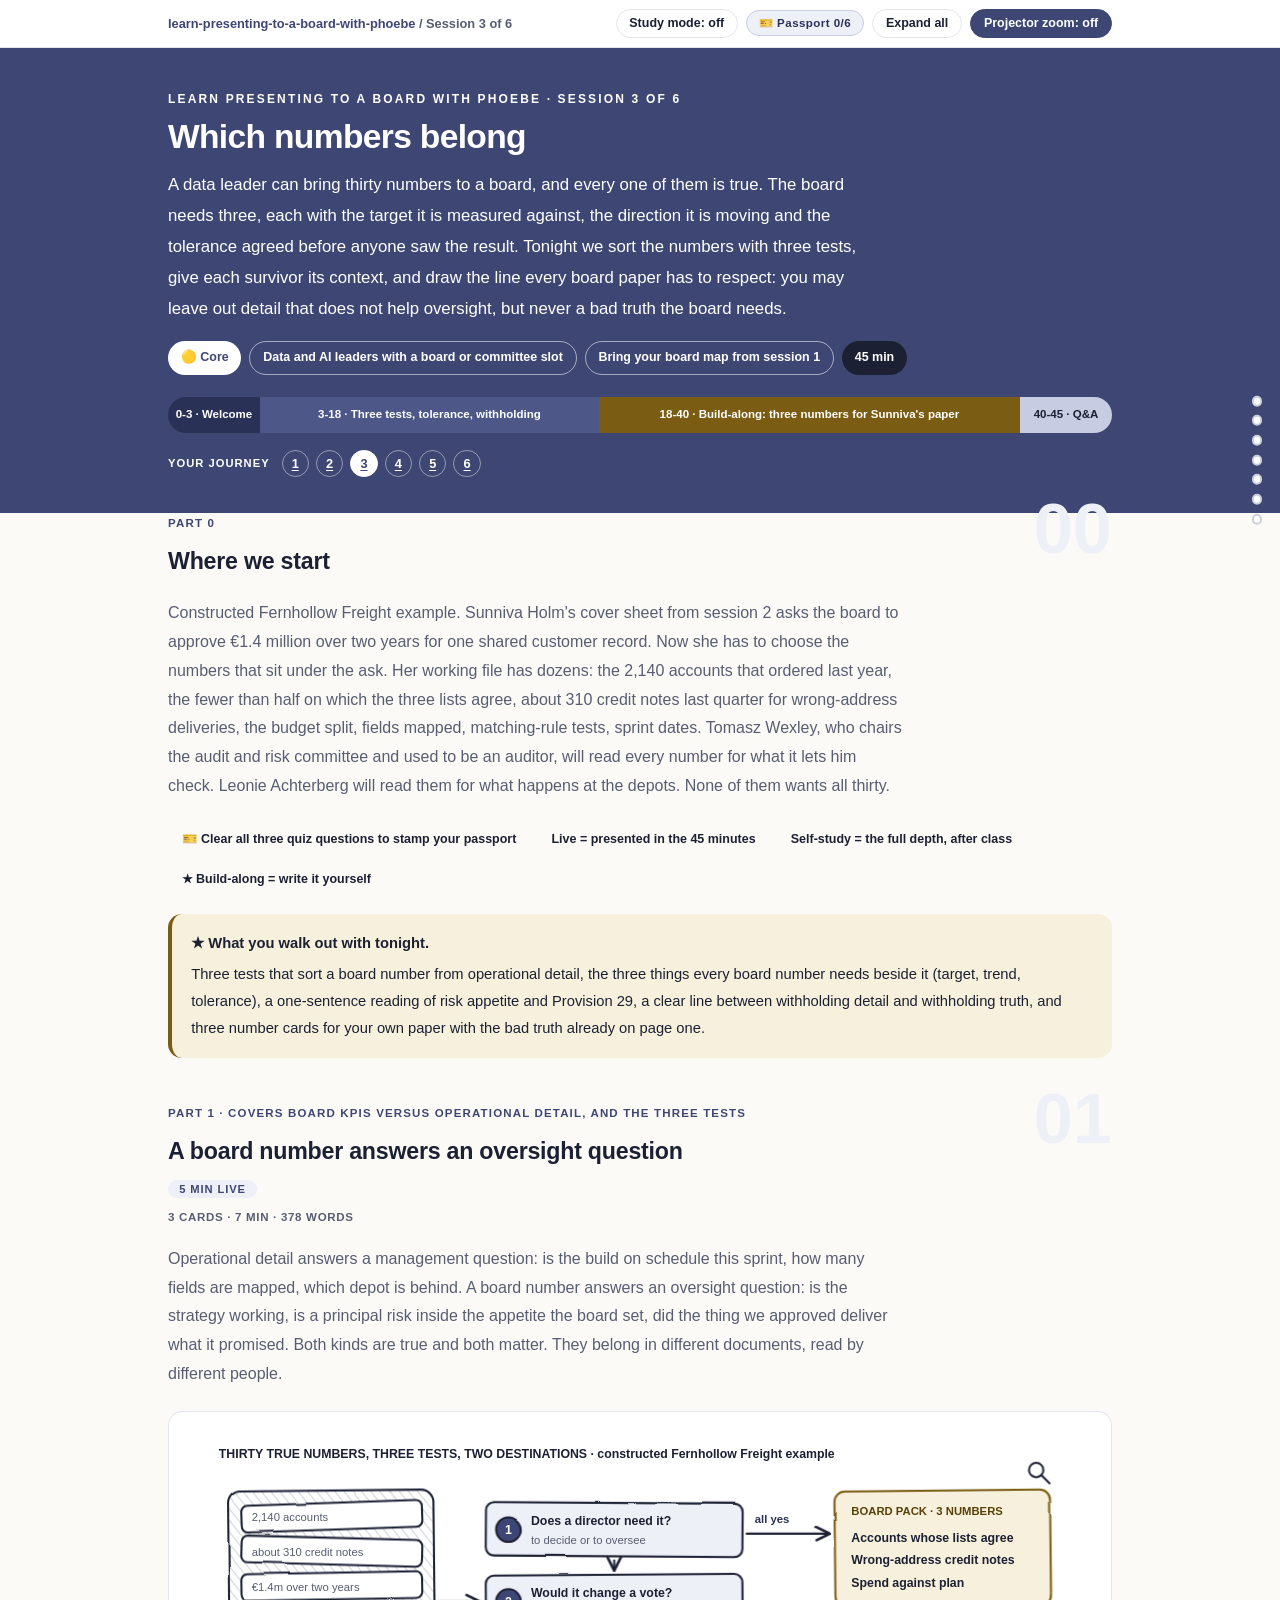
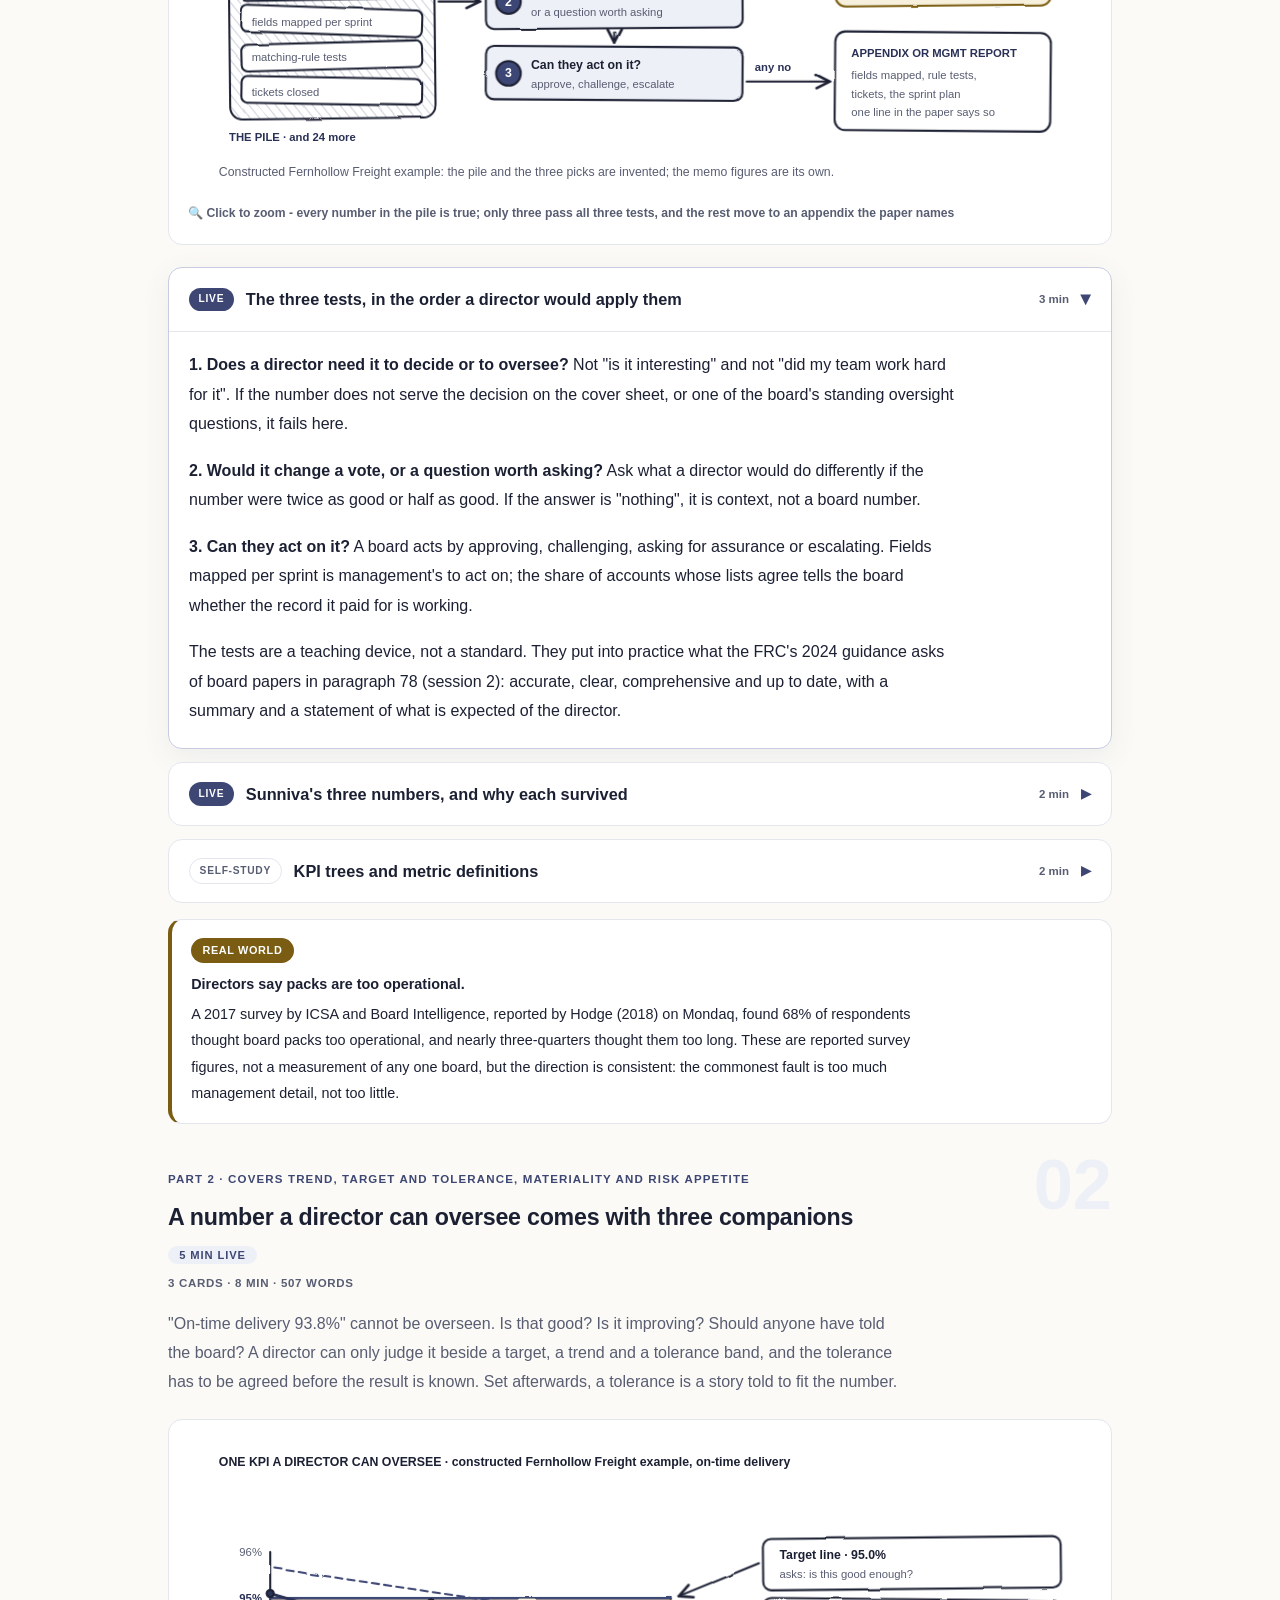
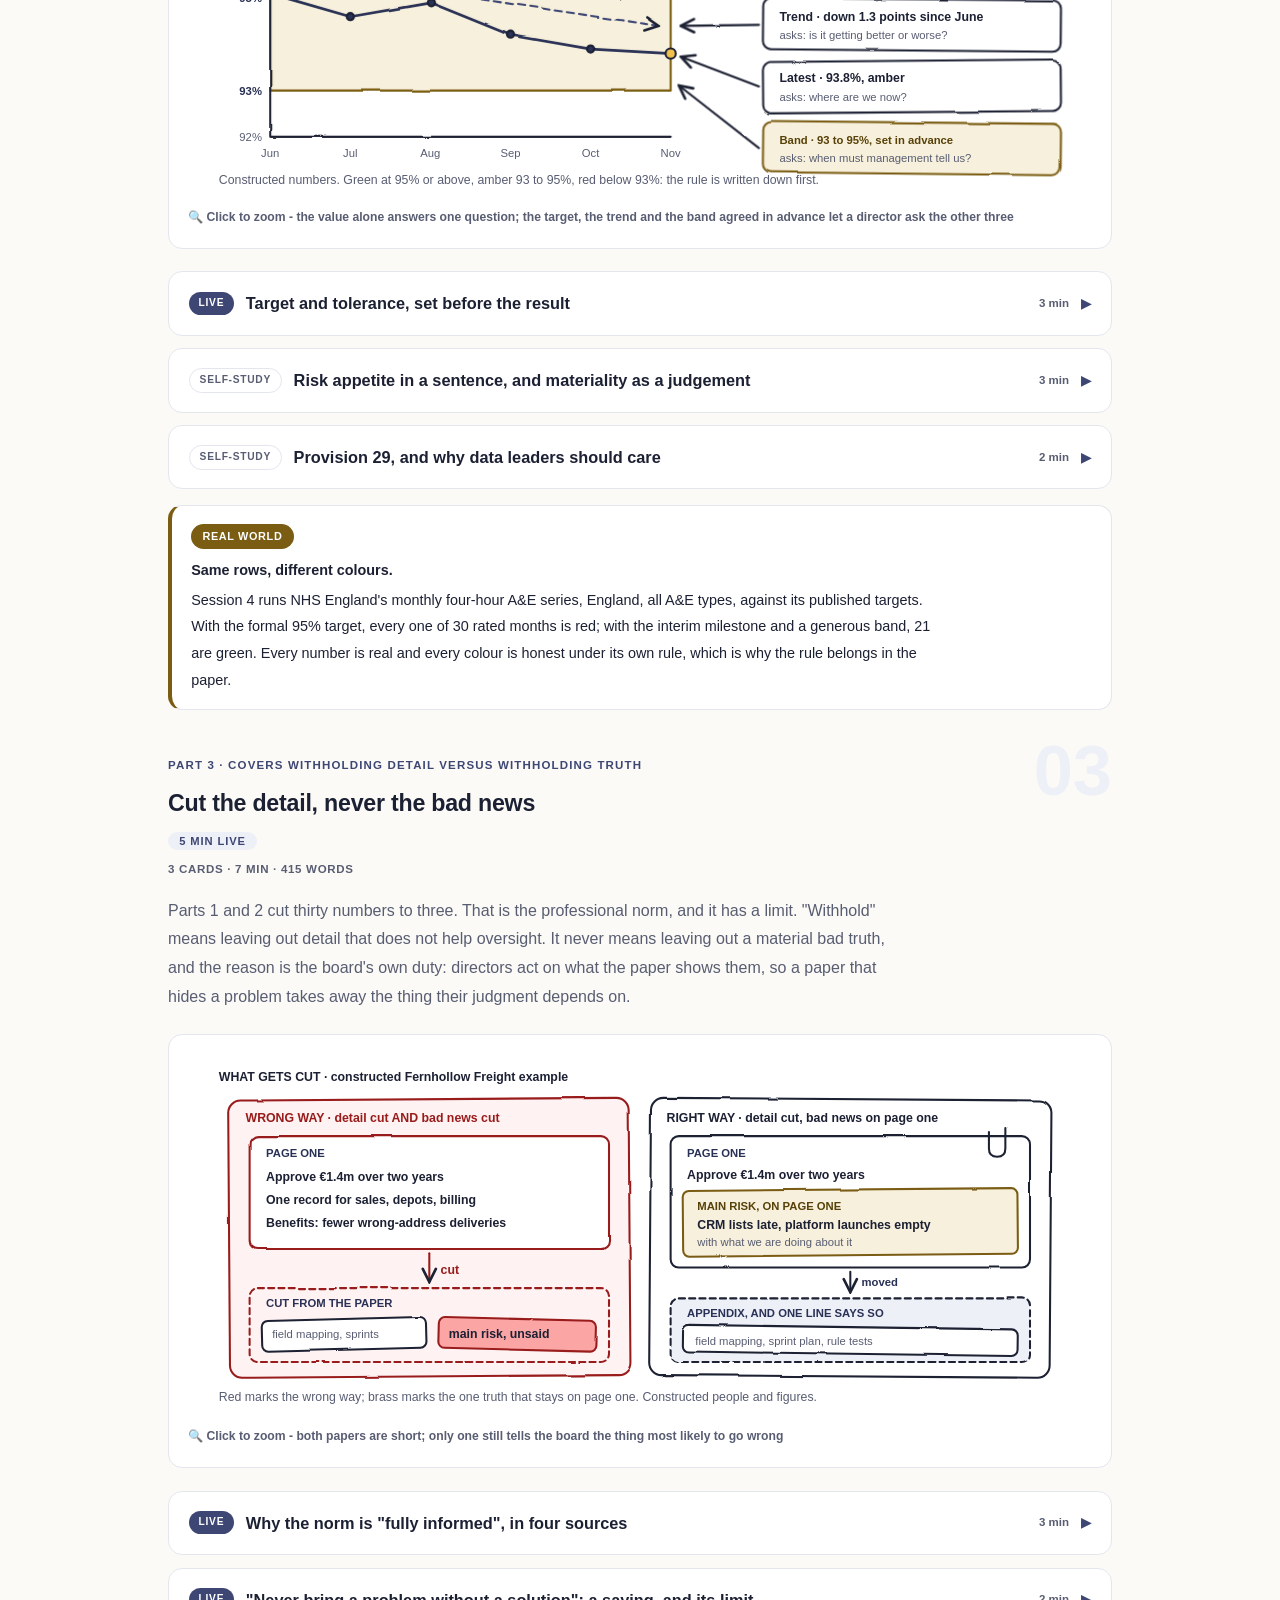
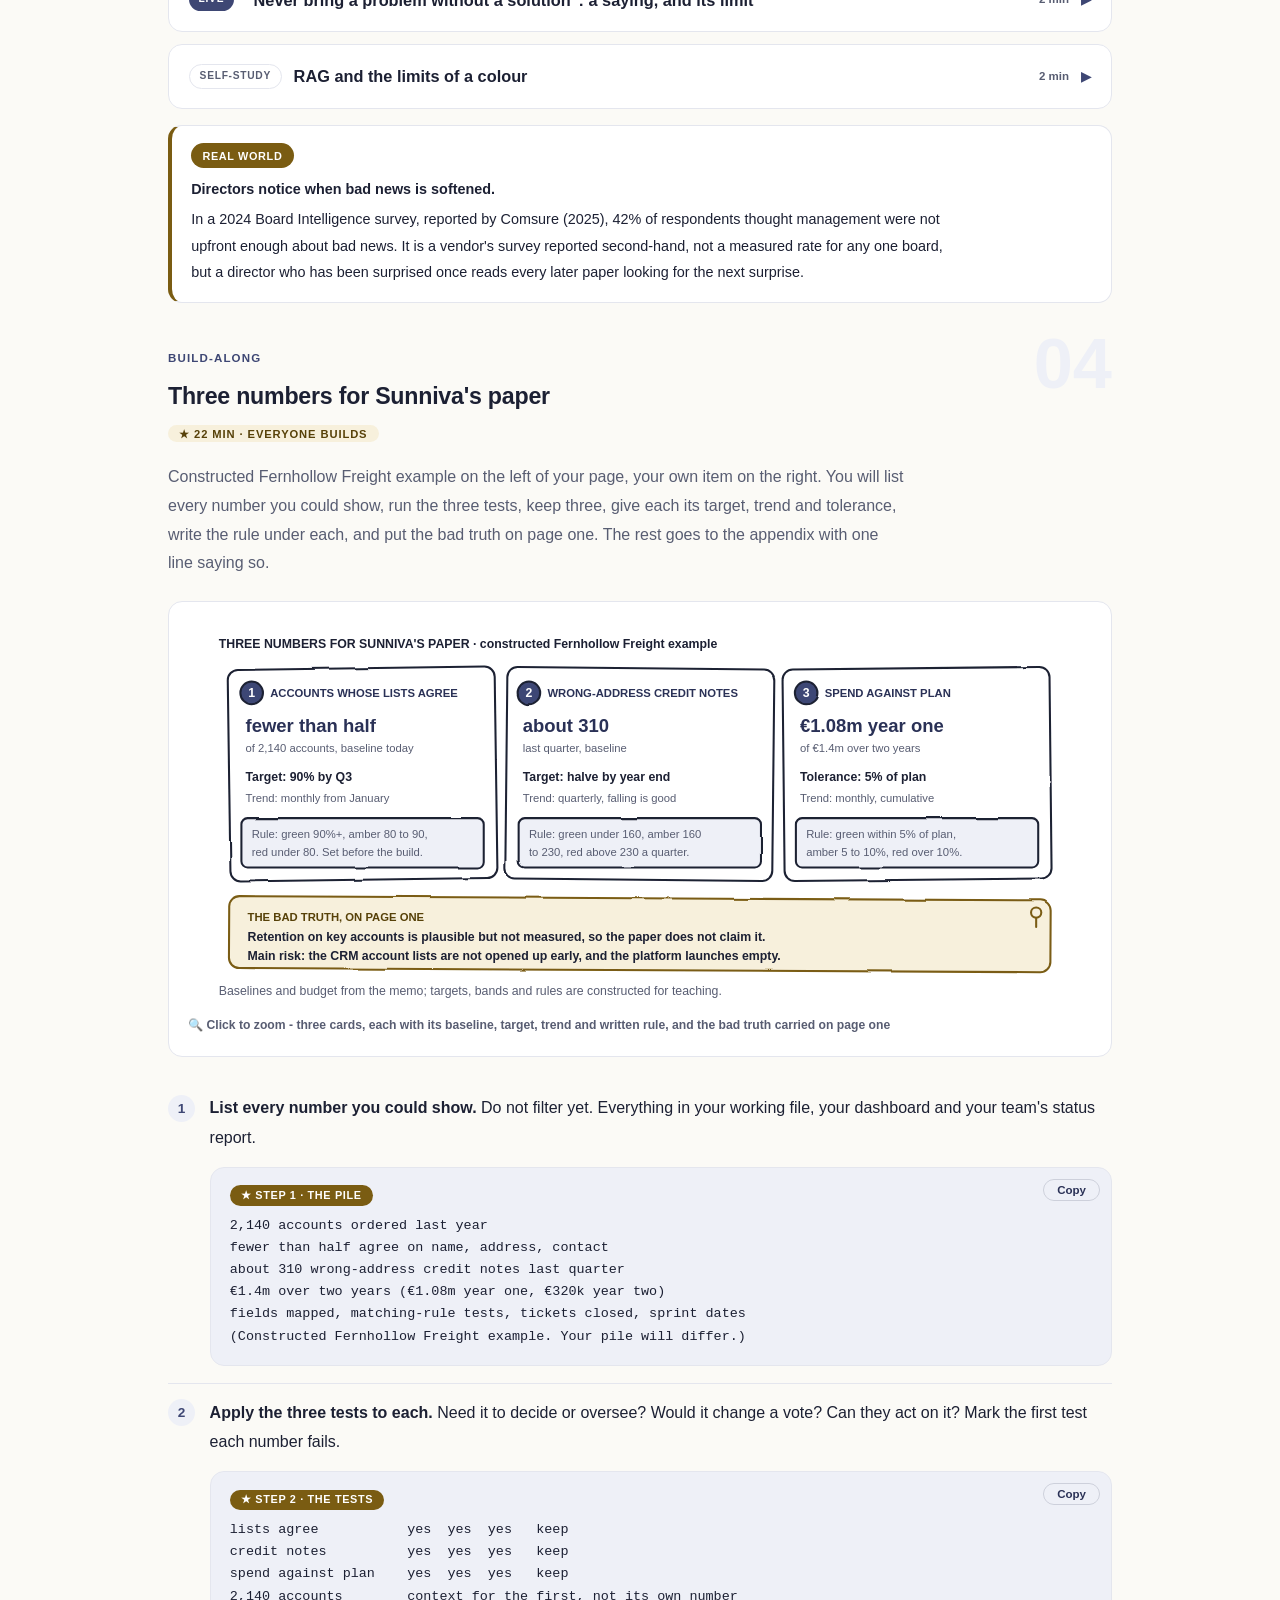
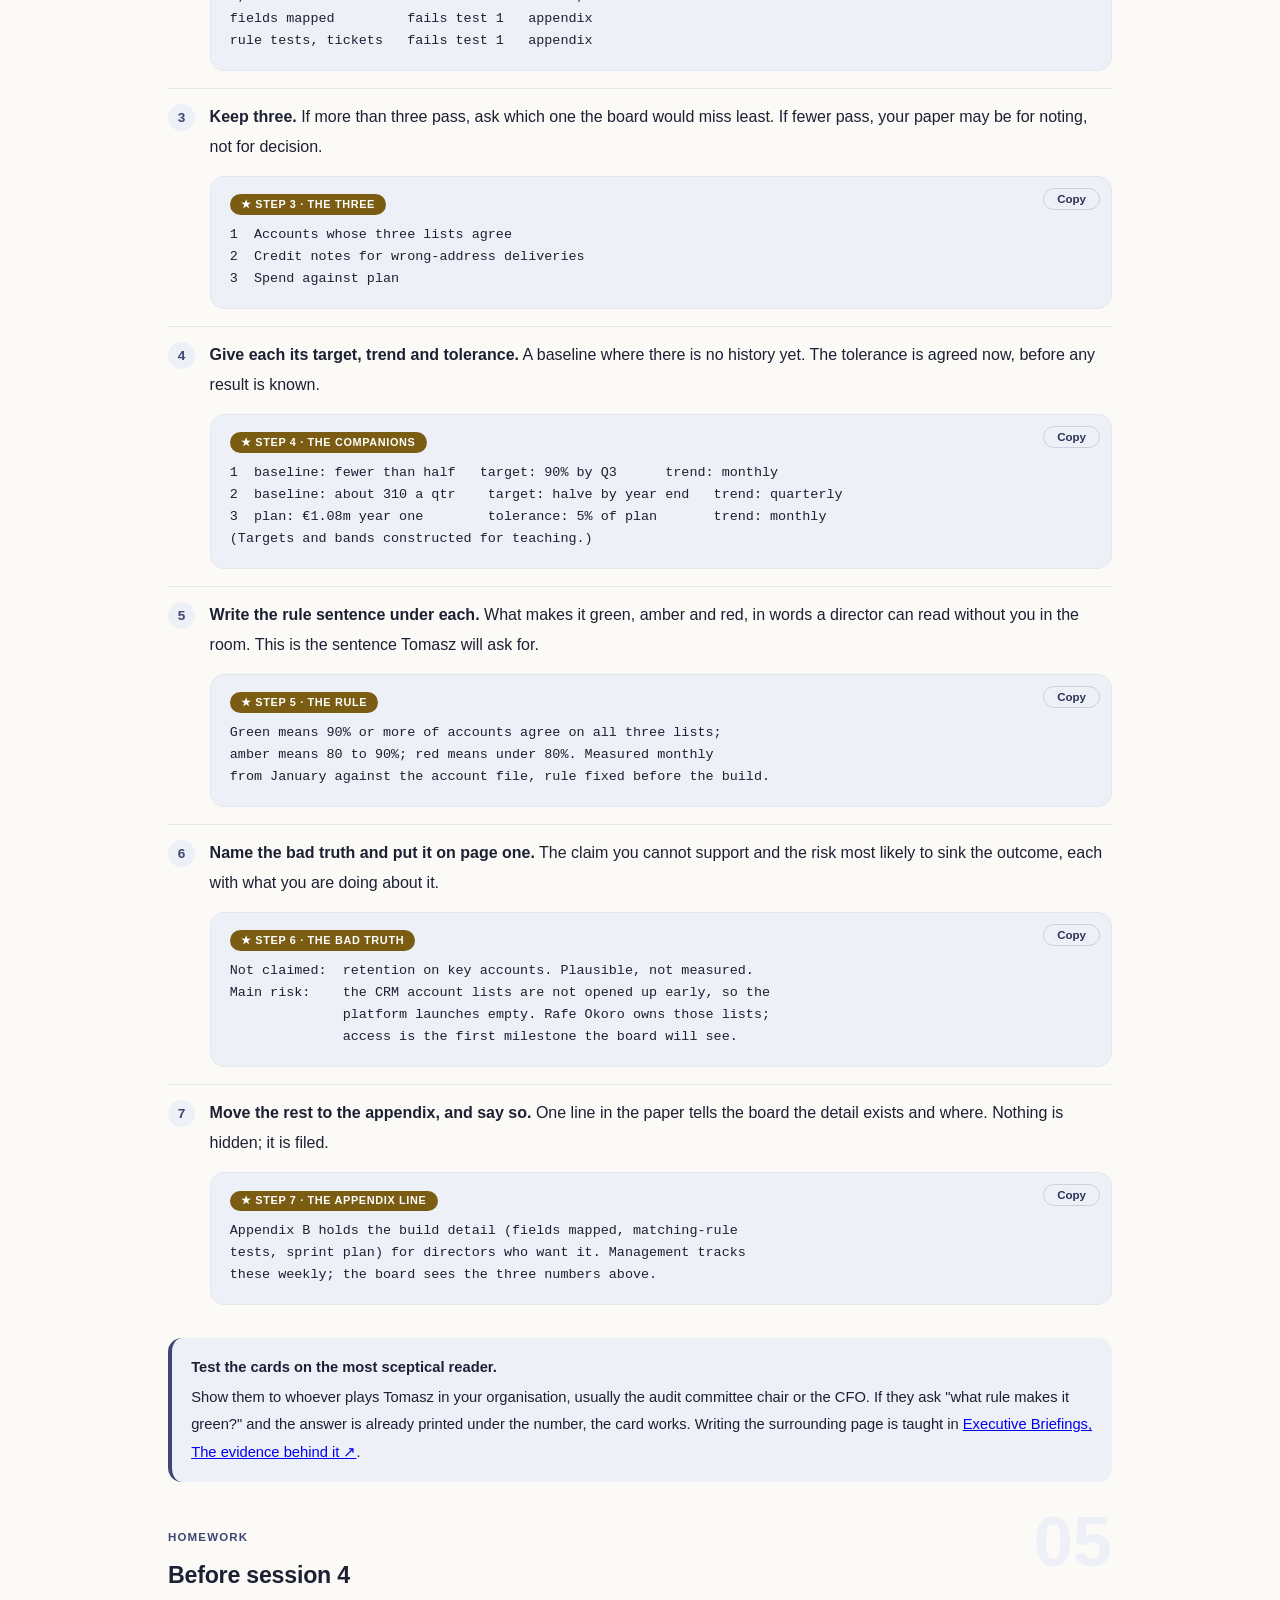
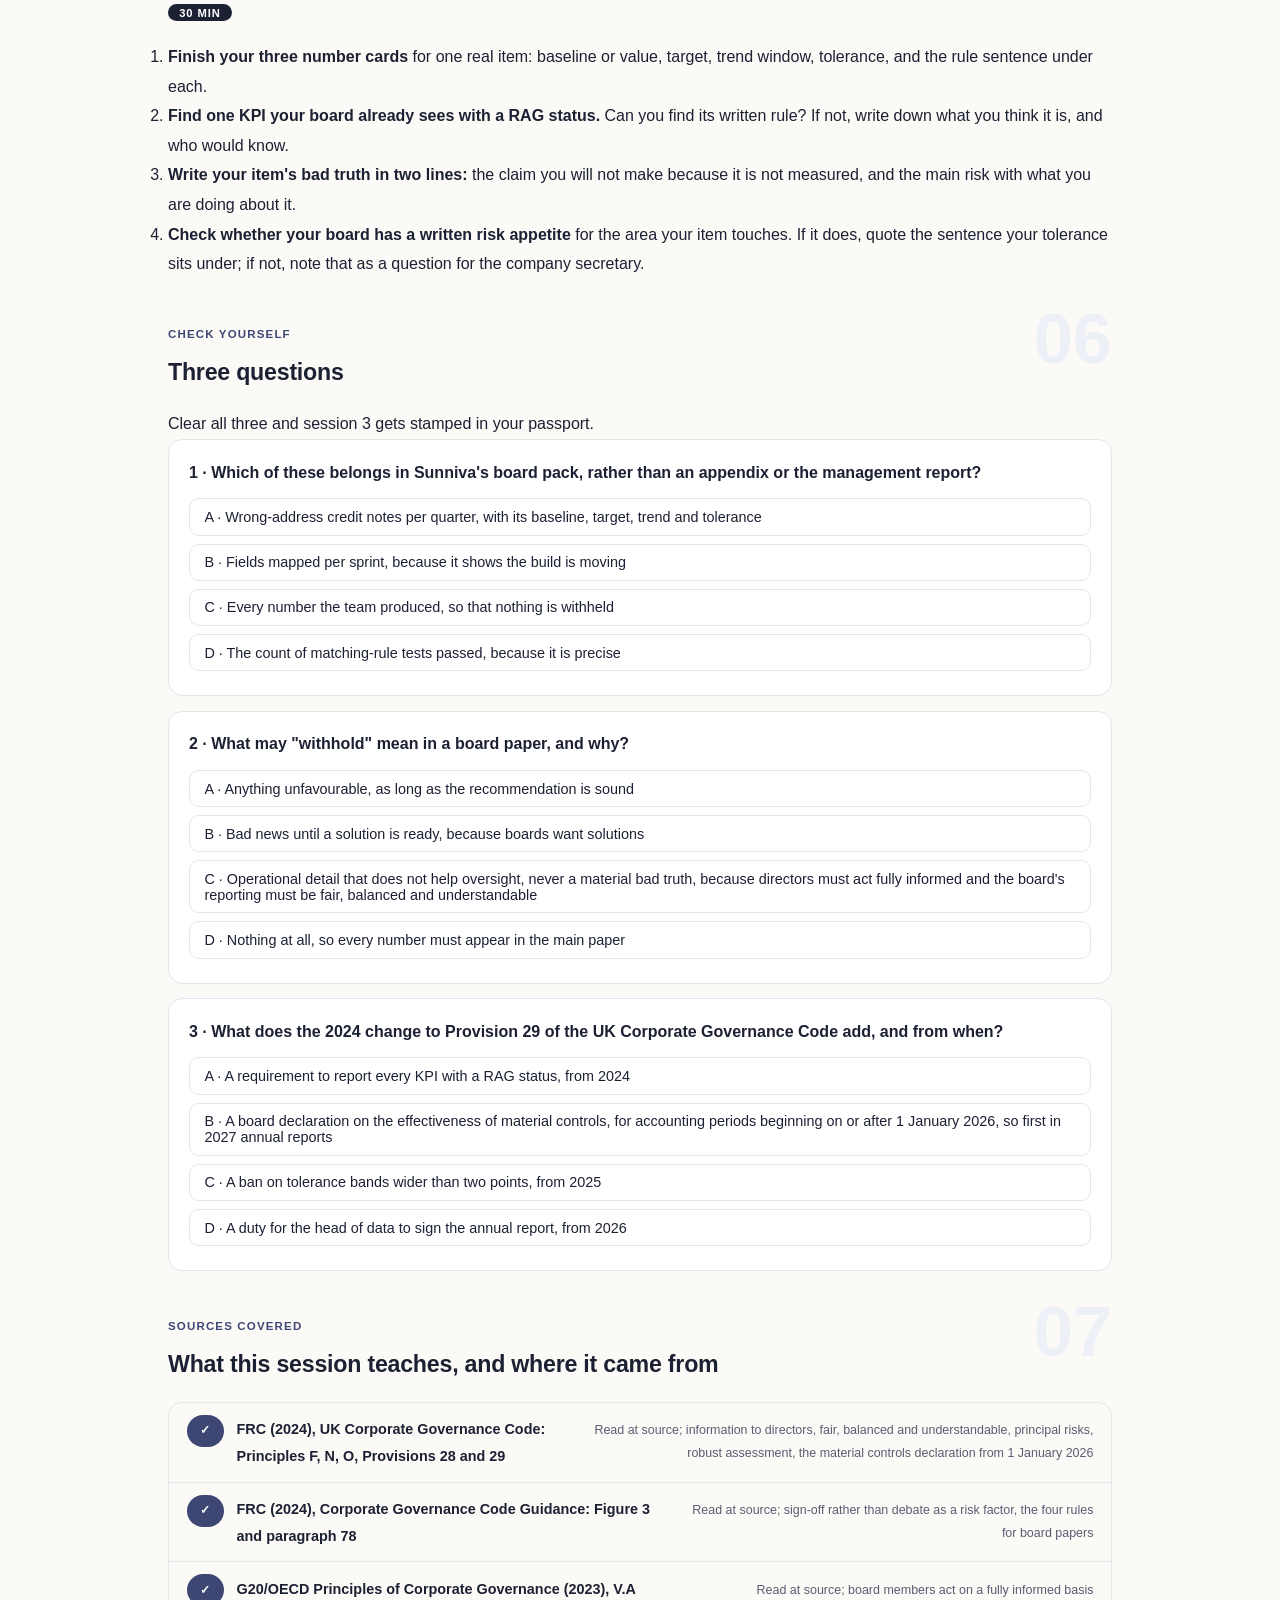
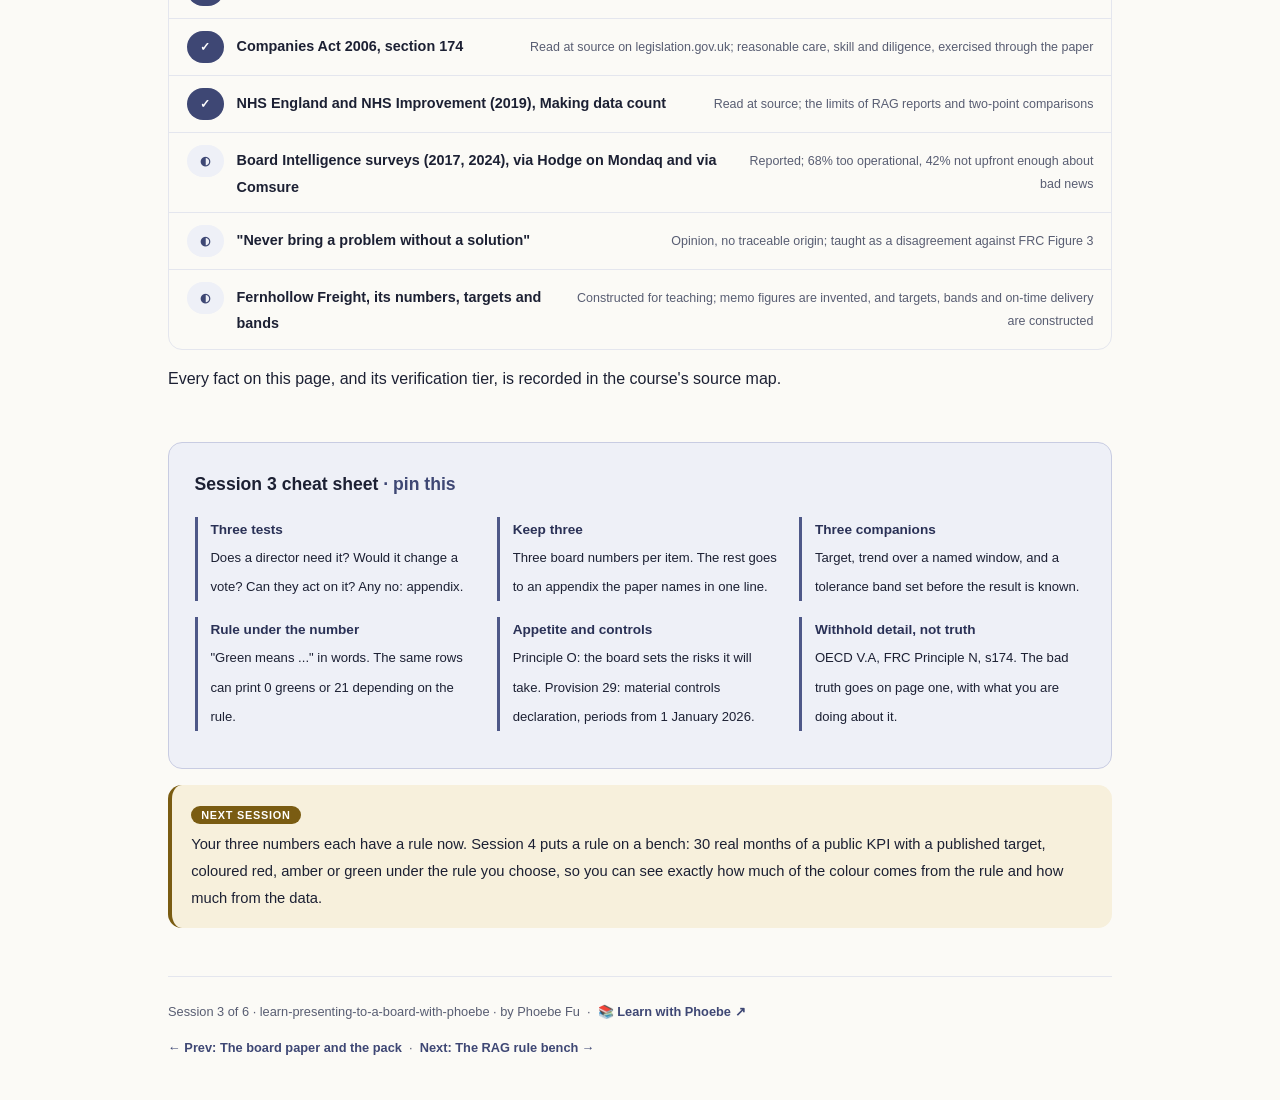
<file: courses/03-which-numbers-belong.html>
<!DOCTYPE html>
<html lang="en">
<head>
<meta charset="UTF-8">
<meta name="viewport" content="width=device-width, initial-scale=1.0">
<!-- social:start -->
<meta name="description" content="Session 3 of 6. Which numbers belong in a board pack: three tests that separate a KPI from operational detail, trend, target and tolerance set in advance, risk appetite and Provision 29, and the line between withholding detail and withholding truth.">
<meta property="og:type" content="article">
<meta property="og:site_name" content="Learn with Phoebe">
<meta property="og:title" content="Which numbers belong - learn presenting to a board with phoebe">
<meta property="og:description" content="Session 3 of 6. Three tests for a board number, the target and tolerance a director needs beside it, and why you may cut detail but never the bad news.">
<meta property="og:url" content="https://phoebefu6.github.io/learn-presenting-to-a-board-with-phoebe/courses/03-which-numbers-belong.html">
<meta property="og:image" content="https://phoebefu6.github.io/learn-presenting-to-a-board-with-phoebe/assets/og-cover.png">
<meta property="og:image:width" content="1200">
<meta property="og:image:height" content="630">
<meta name="twitter:card" content="summary_large_image">
<meta name="twitter:title" content="Which numbers belong - learn presenting to a board with phoebe">
<meta name="twitter:description" content="Session 3 of 6. Three numbers, each with its target, trend and tolerance, and the bad truth on page one.">
<meta name="twitter:image" content="https://phoebefu6.github.io/learn-presenting-to-a-board-with-phoebe/assets/og-cover.png">
<!-- social:end -->
<title>Session 3 · Which numbers belong - learn presenting to a board with phoebe</title>
<link rel="stylesheet" href="../assets/style.css?v=3">
</head>
<body>

<div class="toolbar">
  <div class="wrap">
    <span class="crumb"><a href="../index.html">learn-presenting-to-a-board-with-phoebe</a> / Session 3 of 6</span>
    <button class="btn" id="toggle-all" type="button">Expand all</button>
    <button class="btn primary" id="zoom-toggle" type="button">Projector zoom: off</button>
  </div>
</div>

<header class="masthead">
  <div class="wrap">
    <div class="eyebrow">Learn Presenting to a Board with Phoebe · Session 3 of 6</div>
    <h1>Which numbers <span class="accent">belong</span></h1>
    <p class="sub">A data leader can bring thirty numbers to a board, and every one of them is true. The board needs three, each with the target it is measured against, the direction it is moving and the tolerance agreed before anyone saw the result. Tonight we sort the numbers with three tests, give each survivor its context, and draw the line every board paper has to respect: you may leave out detail that does not help oversight, but never a bad truth the board needs.</p>
    <div class="chip-row">
      <span class="chip level">🟡 Core</span>
      <span class="chip audience">Data and AI leaders with a board or committee slot</span>
      <span class="chip audience">Bring your board map from session 1</span>
      <span class="chip time">45 min</span>
    </div>
    <div class="agenda">
      <span class="a1" style="flex:1">0-3 · Welcome</span>
      <span class="a2" style="flex:4">3-18 · Three tests, tolerance, withholding</span>
      <span class="a3" style="flex:5">18-40 · Build-along: three numbers for Sunniva's paper</span>
      <span class="a4" style="flex:1">40-45 · Q&amp;A</span>
    </div>
  </div>
</header>

<main class="wrap">

  <section class="section" id="intro">
    <div class="section-kicker">
      <span class="klabel">Part 0</span>
      <h2>Where we start</h2>
    </div>
    <p class="lede">Constructed Fernhollow Freight example. Sunniva Holm's cover sheet from session 2 asks the board to approve €1.4 million over two years for one shared customer record. Now she has to choose the numbers that sit under the ask. Her working file has dozens: the 2,140 accounts that ordered last year, the fewer than half on which the three lists agree, about 310 credit notes last quarter for wrong-address deliveries, the budget split, fields mapped, matching-rule tests, sprint dates. Tomasz Wexley, who chairs the audit and risk committee and used to be an auditor, will read every number for what it lets him check. Leonie Achterberg will read them for what happens at the depots. None of them wants all thirty.</p>

    <div class="legend">
      <span class="pill">🎫 Clear all three quiz questions to stamp your passport</span>
      <span class="pill">Live = presented in the 45 minutes</span>
      <span class="pill">Self-study = the full depth, after class</span>
      <span class="pill">★ Build-along = write it yourself</span>
    </div>

    <div class="callout win">
      <p><strong>★ What you walk out with tonight.</strong> Three tests that sort a board number from operational detail, the three things every board number needs beside it (target, trend, tolerance), a one-sentence reading of risk appetite and Provision 29, a clear line between withholding detail and withholding truth, and three number cards for your own paper with the bad truth already on page one.</p>
    </div>
  </section>

  <section class="section" id="part-1">
    <div class="section-kicker">
      <span class="klabel">Part 1 · covers board KPIs versus operational detail, and the three tests</span>
      <h2>A board number answers an oversight question</h2>
      <span class="tag concept">5 min live</span>
    </div>
    <p class="lede">Operational detail answers a management question: is the build on schedule this sprint, how many fields are mapped, which depot is behind. A board number answers an oversight question: is the strategy working, is a principal risk inside the appetite the board set, did the thing we approved deliver what it promised. Both kinds are true and both matter. They belong in different documents, read by different people.</p>

    <figure class="zoomable">
      <svg viewBox="0 0 880 352" xmlns="http://www.w3.org/2000/svg" role="img" aria-label="A sorting mechanism. Left, a pile of thirty candidate numbers, among them 2,140 accounts, about 310 credit notes, 1.4 million euros over two years, fields mapped per sprint, matching-rule tests and tickets closed. The pile passes three tests in turn: does a director need it to decide or oversee; would it change a vote; can they act on it. Numbers that pass all three go to the board pack: three numbers, accounts whose lists agree, wrong-address credit notes, spend against plan. Any no sends a number to the appendix or the management report.">
        <defs>
          <filter id="p3aSk" x="-3%" y="-3%" width="106%" height="106%"><feTurbulence type="fractalNoise" baseFrequency="0.02" numOctaves="2" seed="31" result="n"/><feDisplacementMap in="SourceGraphic" in2="n" scale="2.4" xChannelSelector="R" yChannelSelector="G"/></filter>
          <pattern id="p3aHc" patternUnits="userSpaceOnUse" width="7" height="7" patternTransform="rotate(-38)"><line x1="0" y1="0" x2="0" y2="7" stroke="#3E4774" stroke-width="1" opacity=".5"/></pattern>
          <marker id="p3aAr" viewBox="0 0 10 10" refX="9" refY="5" markerWidth="8" markerHeight="8" orient="auto"><path d="M1 1 L9 5 L1 9" fill="none" stroke="#1C2033" stroke-width="1.6" stroke-linecap="round"/></marker>
        </defs>
        <style>
          .p3aH { font: 800 12px Inter, sans-serif; fill: #1C2033; }
          .p3aL { font: 600 12px Inter, sans-serif; fill: #1C2033; }
          .p3aS { font: 400 11px Inter, sans-serif; fill: #585D72; }
          .p3aA { font: 700 11px Inter, sans-serif; fill: #2A3156; }
          .p3aB { font: 800 11px Inter, sans-serif; fill: #574108; }
          .p3aW { font: 800 12px Inter, sans-serif; fill: #FFFFFF; }
          .p3aN { font: 400 12px Inter, sans-serif; fill: #585D72; }
        </style>

        <text class="p3aH" x="30" y="26">THIRTY TRUE NUMBERS, THREE TESTS, TWO DESTINATIONS · constructed Fernhollow Freight example</text>

        <g filter="url(#p3aSk)" fill="none" stroke="#1C2033" stroke-width="2" stroke-linecap="round" stroke-linejoin="round">
          <rect x="40" y="58" width="200" height="222" rx="12" transform="rotate(-0.6 140 169)" fill="url(#p3aHc)"/>
          <rect x="52" y="70" width="176" height="26" rx="6" transform="rotate(-2 140 83)" fill="#FFFFFF"/>
          <rect x="52" y="104" width="176" height="26" rx="6" transform="rotate(1.5 140 117)" fill="#FFFFFF"/>
          <rect x="52" y="138" width="176" height="26" rx="6" transform="rotate(-1 140 151)" fill="#FFFFFF"/>
          <rect x="52" y="172" width="176" height="26" rx="6" transform="rotate(2 140 185)" fill="#FFFFFF"/>
          <rect x="52" y="206" width="176" height="26" rx="6" transform="rotate(-1.5 140 219)" fill="#FFFFFF"/>
          <rect x="52" y="240" width="176" height="26" rx="6" transform="rotate(1 140 253)" fill="#FFFFFF"/>
          <rect x="290" y="70" width="250" height="52" rx="8" transform="rotate(0.4 415 96)" fill="#EEF0F7"/>
          <rect x="290" y="140" width="250" height="52" rx="8" transform="rotate(-0.4 415 166)" fill="#EEF0F7"/>
          <rect x="290" y="210" width="250" height="52" rx="8" transform="rotate(0.4 415 236)" fill="#EEF0F7"/>
          <circle cx="312" cy="96" r="12" fill="#3E4774"/>
          <circle cx="312" cy="166" r="12" fill="#3E4774"/>
          <circle cx="312" cy="236" r="12" fill="#3E4774"/>
          <path d="M415 126 L415 136" marker-end="url(#p3aAr)"/>
          <path d="M415 196 L415 206" marker-end="url(#p3aAr)"/>
          <path d="M244 166 L284 166" marker-end="url(#p3aAr)"/>
          <rect x="630" y="58" width="210" height="112" rx="10" transform="rotate(-0.6 735 114)" fill="#F7F0DC" stroke="#7A5C12"/>
          <rect x="630" y="196" width="210" height="96" rx="10" transform="rotate(0.5 735 244)" fill="#FFFFFF"/>
          <path d="M544 100 L624 100" marker-end="url(#p3aAr)"/>
          <path d="M544 244 L624 244" marker-end="url(#p3aAr)"/>
          <circle cx="826" cy="38" r="7"/>
          <path d="M831 43 L839 51"/>
        </g>

        <text class="p3aS" x="62" y="88">2,140 accounts</text>
        <text class="p3aS" x="62" y="122">about 310 credit notes</text>
        <text class="p3aS" x="62" y="156">€1.4m over two years</text>
        <text class="p3aS" x="62" y="190">fields mapped per sprint</text>
        <text class="p3aS" x="62" y="224">matching-rule tests</text>
        <text class="p3aS" x="62" y="258">tickets closed</text>
        <text class="p3aA" x="40" y="302">THE PILE · and 24 more</text>

        <text class="p3aW" x="312" y="100" text-anchor="middle">1</text>
        <text class="p3aW" x="312" y="170" text-anchor="middle">2</text>
        <text class="p3aW" x="312" y="240" text-anchor="middle">3</text>
        <text class="p3aL" x="334" y="92">Does a director need it?</text>
        <text class="p3aS" x="334" y="110">to decide or to oversee</text>
        <text class="p3aL" x="334" y="162">Would it change a vote?</text>
        <text class="p3aS" x="334" y="180">or a question worth asking</text>
        <text class="p3aL" x="334" y="232">Can they act on it?</text>
        <text class="p3aS" x="334" y="250">approve, challenge, escalate</text>

        <text class="p3aA" x="552" y="90">all yes</text>
        <text class="p3aA" x="552" y="234">any no</text>

        <text class="p3aB" x="646" y="82">BOARD PACK · 3 NUMBERS</text>
        <text class="p3aL" x="646" y="108">Accounts whose lists agree</text>
        <text class="p3aL" x="646" y="130">Wrong-address credit notes</text>
        <text class="p3aL" x="646" y="152">Spend against plan</text>
        <text class="p3aA" x="646" y="220">APPENDIX OR MGMT REPORT</text>
        <text class="p3aS" x="646" y="242">fields mapped, rule tests,</text>
        <text class="p3aS" x="646" y="260">tickets, the sprint plan</text>
        <text class="p3aS" x="646" y="278">one line in the paper says so</text>

        <text class="p3aN" x="30" y="336">Constructed Fernhollow Freight example: the pile and the three picks are invented; the memo figures are its own.</text>
      </svg>
      <figcaption>🔍 Click to zoom - every number in the pile is true; only three pass all three tests, and the rest move to an appendix the paper names</figcaption>
    </figure>

    <details class="card" open>
      <summary><span class="mode live">Live</span>The three tests, in the order a director would apply them<span class="mini">3 min</span><span class="caret">▶</span></summary>
      <div class="body">
        <p><strong>1. Does a director need it to decide or to oversee?</strong> Not "is it interesting" and not "did my team work hard for it". If the number does not serve the decision on the cover sheet, or one of the board's standing oversight questions, it fails here.</p>
        <p><strong>2. Would it change a vote, or a question worth asking?</strong> Ask what a director would do differently if the number were twice as good or half as good. If the answer is "nothing", it is context, not a board number.</p>
        <p><strong>3. Can they act on it?</strong> A board acts by approving, challenging, asking for assurance or escalating. Fields mapped per sprint is management's to act on; the share of accounts whose lists agree tells the board whether the record it paid for is working.</p>
        <p>The tests are a teaching device, not a standard. They put into practice what the FRC's 2024 guidance asks of board papers in paragraph 78 (session 2): accurate, clear, comprehensive and up to date, with a summary and a statement of what is expected of the director.</p>
      </div>
    </details>

    <details class="card">
      <summary><span class="mode live">Live</span>Sunniva's three numbers, and why each survived<span class="mini">2 min</span><span class="caret">▶</span></summary>
      <div class="body">
        <p>Constructed Fernhollow Freight example. <strong>Accounts whose three lists agree</strong> on name, address and contact: today fewer than half of 2,140. It is the direct measure of what the board is buying, and it will move first. <strong>Credit notes for wrong-address deliveries</strong>: about 310 last quarter. It is the cost the record is meant to remove, Halvard Lind can check it against the ledger, and Leonie will recognise it from the depot floor. <strong>Spend against plan</strong>: €1.4 million over two years, of which the first year is €1.08 million (€900,000 platform and build plus €180,000 depot and sales time). It is the number the board is approving.</p>
        <p>Fields mapped, matching-rule tests, tickets closed and the sprint plan all failed test 3: they are management's to act on. They go in an appendix, and the paper says in one line that it is there.</p>
      </div>
    </details>

    <details class="card">
      <summary><span class="mode self">Self-study</span>KPI trees and metric definitions<span class="mini">2 min</span><span class="caret">▶</span></summary>
      <div class="body">
        <p>How a KPI decomposes into the drivers below it, and how to write a metric definition someone else can recompute, are taught in <a href="https://phoebefu6.github.io/learn-data-literacy-with-phoebe/courses/04-metrics-and-kpi-trees.html">Data Literacy, Metrics and KPI trees ↗</a>. The board sits at the top of the tree. The drivers lower down are where management works, and they are usually where the appendix numbers come from.</p>
      </div>
    </details>

    <div class="callout example">
      <span class="ex-pill">Real world</span>
      <p><strong>Directors say packs are too operational.</strong> A 2017 survey by ICSA and Board Intelligence, reported by Hodge (2018) on Mondaq, found 68% of respondents thought board packs too operational, and nearly three-quarters thought them too long. These are reported survey figures, not a measurement of any one board, but the direction is consistent: the commonest fault is too much management detail, not too little.</p>
    </div>
  </section>

  <section class="section" id="part-2">
    <div class="section-kicker">
      <span class="klabel">Part 2 · covers trend, target and tolerance, materiality and risk appetite</span>
      <h2>A number a director can oversee comes with three companions</h2>
      <span class="tag concept">5 min live</span>
    </div>
    <p class="lede">"On-time delivery 93.8%" cannot be overseen. Is that good? Is it improving? Should anyone have told the board? A director can only judge it beside a target, a trend and a tolerance band, and the tolerance has to be agreed before the result is known. Set afterwards, a tolerance is a story told to fit the number.</p>

    <figure class="zoomable">
      <svg viewBox="0 0 880 348" xmlns="http://www.w3.org/2000/svg" role="img" aria-label="Constructed Fernhollow Freight example. A line chart of monthly on-time delivery, June to November: 95.1, 94.6, 94.9, 94.2, 93.9 and 93.8 percent. A target line at 95 percent. A tolerance band from 93 to 95 percent, agreed in advance. A dashed trend arrow pointing down, 1.3 points since June. Four notes say what each element lets a director ask: the target, is this good enough; the trend, is it getting better or worse; the latest value, where are we now; the band, when must management tell us.">
        <defs>
          <filter id="p3bSk" x="-3%" y="-3%" width="106%" height="106%"><feTurbulence type="fractalNoise" baseFrequency="0.02" numOctaves="2" seed="37" result="n"/><feDisplacementMap in="SourceGraphic" in2="n" scale="2.4" xChannelSelector="R" yChannelSelector="G"/></filter>
          <marker id="p3bAr" viewBox="0 0 10 10" refX="9" refY="5" markerWidth="8" markerHeight="8" orient="auto"><path d="M1 1 L9 5 L1 9" fill="none" stroke="#1C2033" stroke-width="1.6" stroke-linecap="round"/></marker>
        </defs>
        <style>
          .p3bH { font: 800 12px Inter, sans-serif; fill: #1C2033; }
          .p3bL { font: 600 12px Inter, sans-serif; fill: #1C2033; }
          .p3bS { font: 400 11px Inter, sans-serif; fill: #585D72; }
          .p3bA { font: 700 11px Inter, sans-serif; fill: #2A3156; }
          .p3bB { font: 800 11px Inter, sans-serif; fill: #574108; }
          .p3bN { font: 400 12px Inter, sans-serif; fill: #585D72; }
        </style>

        <text class="p3bH" x="30" y="26">ONE KPI A DIRECTOR CAN OVERSEE · constructed Fernhollow Freight example, on-time delivery</text>

        <g filter="url(#p3bSk)" fill="none" stroke="#1C2033" stroke-width="2" stroke-linecap="round" stroke-linejoin="round">
          <rect x="80" y="155" width="390" height="90" fill="#F7F0DC" stroke="#7A5C12"/>
          <path d="M80 110 L80 290 L470 290"/>
          <path d="M80 155 L470 155" stroke="#3E4774" stroke-width="2.4"/>
          <path d="M80 150.5 L158 173 L236 159.5 L314 191 L392 204.5 L470 209" stroke="#2A3156" stroke-width="2.6"/>
          <circle cx="80" cy="150.5" r="3.5" fill="#2A3156"/>
          <circle cx="158" cy="173" r="3.5" fill="#2A3156"/>
          <circle cx="236" cy="159.5" r="3.5" fill="#2A3156"/>
          <circle cx="314" cy="191" r="3.5" fill="#2A3156"/>
          <circle cx="392" cy="204.5" r="3.5" fill="#2A3156"/>
          <circle cx="470" cy="209" r="5" fill="#F2C14E"/>
          <path d="M84 126 L458 182" stroke="#3E4774" stroke-dasharray="7 5" marker-end="url(#p3bAr)"/>
          <rect x="560" y="96" width="290" height="50" rx="8" transform="rotate(-0.6 705 121)" fill="#FFFFFF"/>
          <rect x="560" y="156" width="290" height="50" rx="8" transform="rotate(0.5 705 181)" fill="#FFFFFF"/>
          <rect x="560" y="216" width="290" height="50" rx="8" transform="rotate(-0.5 705 241)" fill="#FFFFFF"/>
          <rect x="560" y="276" width="290" height="50" rx="8" transform="rotate(0.6 705 301)" fill="#F7F0DC" stroke="#7A5C12"/>
          <path d="M556 121 L478 153" marker-end="url(#p3bAr)"/>
          <path d="M556 181 L480 182" marker-end="url(#p3bAr)"/>
          <path d="M556 241 L480 212" marker-end="url(#p3bAr)"/>
          <path d="M556 301 L478 240" marker-end="url(#p3bAr)"/>
        </g>

        <text class="p3bA" x="72" y="159" text-anchor="end">95%</text>
        <text class="p3bA" x="72" y="249" text-anchor="end">93%</text>
        <text class="p3bS" x="72" y="114" text-anchor="end">96%</text>
        <text class="p3bS" x="72" y="294" text-anchor="end">92%</text>
        <text class="p3bS" x="80" y="310" text-anchor="middle">Jun</text>
        <text class="p3bS" x="158" y="310" text-anchor="middle">Jul</text>
        <text class="p3bS" x="236" y="310" text-anchor="middle">Aug</text>
        <text class="p3bS" x="314" y="310" text-anchor="middle">Sep</text>
        <text class="p3bS" x="392" y="310" text-anchor="middle">Oct</text>
        <text class="p3bS" x="470" y="310" text-anchor="middle">Nov</text>

        <text class="p3bL" x="576" y="117">Target line · 95.0%</text>
        <text class="p3bS" x="576" y="135">asks: is this good enough?</text>
        <text class="p3bL" x="576" y="177">Trend · down 1.3 points since June</text>
        <text class="p3bS" x="576" y="195">asks: is it getting better or worse?</text>
        <text class="p3bL" x="576" y="237">Latest · 93.8%, amber</text>
        <text class="p3bS" x="576" y="255">asks: where are we now?</text>
        <text class="p3bB" x="576" y="297">Band · 93 to 95%, set in advance</text>
        <text class="p3bS" x="576" y="315">asks: when must management tell us?</text>

        <text class="p3bN" x="30" y="336">Constructed numbers. Green at 95% or above, amber 93 to 95%, red below 93%: the rule is written down first.</text>
      </svg>
      <figcaption>🔍 Click to zoom - the value alone answers one question; the target, the trend and the band agreed in advance let a director ask the other three</figcaption>
    </figure>

    <details class="card">
      <summary><span class="mode live">Live</span>Target and tolerance, set before the result<span class="mini">3 min</span><span class="caret">▶</span></summary>
      <div class="body">
        <p>The target says what good looks like. The trend says which way the number is moving, over a window you name. The tolerance band says how far below target the number may fall before management must tell the board, and it is the part most packs leave out. Constructed Fernhollow Freight example: on-time delivery is amber at 93.8%, inside the band, but it has fallen 1.3 points since June. A director who sees only "amber" learns nothing; one who sees the band and the trend can ask whether November is the floor or the next step down.</p>
        <p>How much the colour depends on these choices is session 4's bench. On 30 real months of NHS England's four-hour A&amp;E figure, the same rows print 0 greens or 21 greens depending only on the target and the band chosen. The data did not change. The rule did. Write the rule into the paper, under the number, before the board ever sees a colour.</p>
      </div>
    </details>

    <details class="card">
      <summary><span class="mode self">Self-study</span>Risk appetite in a sentence, and materiality as a judgement<span class="mini">3 min</span><span class="caret">▶</span></summary>
      <div class="body">
        <p>Under the UK Corporate Governance Code (FRC, 2024, read at source), Principle O gives the board the job of determining the nature and extent of the principal risks the company is willing to take to reach its long-term objectives, and Provision 28 asks the board to carry out a robust assessment of the company's emerging and principal risks. Risk appetite is that determination written down. A tolerance band is risk appetite applied to one number.</p>
        <p>Constructed Fernhollow Freight example, one sentence Sunniva could propose: "The board accepts depot staff time during the cut-over up to the €180,000 budgeted in year one; it does not accept a launch with the CRM account lists missing." The first half is a tolerance; the second is a line the board will not cross.</p>
        <p>Materiality is a judgement, not a formula. The board's attention belongs on what could change a decision, and what counts depends on the company, the decision and the moment. Because it is a judgement, the paper should state its threshold ("we report any deviation above 5% of plan", for example, in constructed numbers) so a director can disagree with the threshold rather than discover it later.</p>
      </div>
    </details>

    <details class="card">
      <summary><span class="mode self">Self-study</span>Provision 29, and why data leaders should care<span class="mini">2 min</span><span class="caret">▶</span></summary>
      <div class="body">
        <p>The 2024 Code changed Provision 29. The board monitors the company's risk management and internal control framework and, in the annual report, now includes a declaration on the effectiveness of its material controls. The change applies to accounting periods beginning on or after 1 January 2026, so the first declarations appear in 2027 annual reports (FRC, 2024, read at source).</p>
        <p>Many material controls run on data: controls over financial and operational reporting, over customer records, over the figures in the board pack itself. If your board makes that declaration, the numbers you bring are evidence the board leans on, and a director like Tomasz will ask how they are produced and checked. Constructed Fernhollow Freight example: Fernhollow is not listed and follows the Code only as good practice, so Provision 29 binds it only if its board chooses to adopt it. The question about how the numbers are checked comes anyway.</p>
      </div>
    </details>

    <div class="callout example">
      <span class="ex-pill">Real world</span>
      <p><strong>Same rows, different colours.</strong> Session 4 runs NHS England's monthly four-hour A&amp;E series, England, all A&amp;E types, against its published targets. With the formal 95% target, every one of 30 rated months is red; with the interim milestone and a generous band, 21 are green. Every number is real and every colour is honest under its own rule, which is why the rule belongs in the paper.</p>
    </div>
  </section>

  <section class="section" id="part-3">
    <div class="section-kicker">
      <span class="klabel">Part 3 · covers withholding detail versus withholding truth</span>
      <h2>Cut the detail, never the bad news</h2>
      <span class="tag concept">5 min live</span>
    </div>
    <p class="lede">Parts 1 and 2 cut thirty numbers to three. That is the professional norm, and it has a limit. "Withhold" means leaving out detail that does not help oversight. It never means leaving out a material bad truth, and the reason is the board's own duty: directors act on what the paper shows them, so a paper that hides a problem takes away the thing their judgment depends on.</p>

    <figure class="zoomable">
      <svg viewBox="0 0 880 352" xmlns="http://www.w3.org/2000/svg" role="img" aria-label="Before and after. Left, the wrong way: page one says approve 1.4 million euros, one record for sales, depots and billing, and benefits; the paper cut the operational detail and also cut the main risk. Right, the right way: page one says approve 1.4 million euros and carries the main risk, CRM account lists not opened early so the platform launches empty, with what is being done about it; only the operational detail moved, to an appendix that one line in the paper names.">
        <defs>
          <filter id="p3cSk" x="-3%" y="-3%" width="106%" height="106%"><feTurbulence type="fractalNoise" baseFrequency="0.02" numOctaves="2" seed="43" result="n"/><feDisplacementMap in="SourceGraphic" in2="n" scale="2.4" xChannelSelector="R" yChannelSelector="G"/></filter>
          <marker id="p3cAr" viewBox="0 0 10 10" refX="9" refY="5" markerWidth="8" markerHeight="8" orient="auto"><path d="M1 1 L9 5 L1 9" fill="none" stroke="#1C2033" stroke-width="1.6" stroke-linecap="round"/></marker>
        </defs>
        <style>
          .p3cH { font: 800 12px Inter, sans-serif; fill: #1C2033; }
          .p3cR { font: 800 12px Inter, sans-serif; fill: #991B1B; }
          .p3cL { font: 600 12px Inter, sans-serif; fill: #1C2033; }
          .p3cS { font: 400 11px Inter, sans-serif; fill: #585D72; }
          .p3cA { font: 700 11px Inter, sans-serif; fill: #2A3156; }
          .p3cB { font: 800 11px Inter, sans-serif; fill: #574108; }
          .p3cN { font: 400 12px Inter, sans-serif; fill: #585D72; }
        </style>

        <text class="p3cH" x="30" y="26">WHAT GETS CUT · constructed Fernhollow Freight example</text>

        <g filter="url(#p3cSk)" fill="none" stroke="#1C2033" stroke-width="2" stroke-linecap="round" stroke-linejoin="round">
          <rect x="40" y="44" width="390" height="270" rx="12" transform="rotate(-0.4 235 179)" fill="#FEF2F2" stroke="#991B1B"/>
          <rect x="60" y="80" width="350" height="110" rx="8" fill="#FFFFFF" stroke="#991B1B"/>
          <path d="M235 194 L235 222" stroke="#991B1B" marker-end="url(#p3cAr)"/>
          <rect x="60" y="228" width="350" height="72" rx="8" stroke="#991B1B" stroke-dasharray="6 4"/>
          <rect x="72" y="258" width="160" height="30" rx="6" transform="rotate(-1.5 152 273)" fill="#FFFFFF"/>
          <rect x="244" y="258" width="154" height="30" rx="6" transform="rotate(1.5 321 273)" fill="#FCA5A5" stroke="#991B1B"/>
          <rect x="450" y="44" width="390" height="270" rx="12" transform="rotate(0.4 645 179)" fill="#FFFFFF"/>
          <rect x="470" y="80" width="350" height="128" rx="8" fill="#FFFFFF"/>
          <rect x="482" y="132" width="326" height="64" rx="6" transform="rotate(-0.5 645 164)" fill="#F7F0DC" stroke="#7A5C12"/>
          <path d="M645 212 L645 232" marker-end="url(#p3cAr)"/>
          <rect x="470" y="238" width="350" height="62" rx="8" fill="#EEF0F7" stroke-dasharray="6 4"/>
          <rect x="482" y="266" width="326" height="26" rx="6" transform="rotate(0.8 645 279)" fill="#FFFFFF"/>
          <path d="M796 72 L796 92 Q796 100 788 100 Q780 100 780 92 L780 76"/>
        </g>

        <text class="p3cR" x="56" y="66">WRONG WAY · detail cut AND bad news cut</text>
        <text class="p3cA" x="76" y="100">PAGE ONE</text>
        <text class="p3cL" x="76" y="124">Approve €1.4m over two years</text>
        <text class="p3cL" x="76" y="146">One record for sales, depots, billing</text>
        <text class="p3cL" x="76" y="168">Benefits: fewer wrong-address deliveries</text>
        <text class="p3cR" x="246" y="214">cut</text>
        <text class="p3cA" x="76" y="246">CUT FROM THE PAPER</text>
        <text class="p3cS" x="82" y="277">field mapping, sprints</text>
        <text class="p3cL" x="254" y="277">main risk, unsaid</text>

        <text class="p3cH" x="466" y="66">RIGHT WAY · detail cut, bad news on page one</text>
        <text class="p3cA" x="486" y="100">PAGE ONE</text>
        <text class="p3cL" x="486" y="122">Approve €1.4m over two years</text>
        <text class="p3cB" x="496" y="152">MAIN RISK, ON PAGE ONE</text>
        <text class="p3cL" x="496" y="170">CRM lists late, platform launches empty</text>
        <text class="p3cS" x="496" y="187">with what we are doing about it</text>
        <text class="p3cA" x="656" y="226">moved</text>
        <text class="p3cA" x="486" y="256">APPENDIX, AND ONE LINE SAYS SO</text>
        <text class="p3cS" x="494" y="283">field mapping, sprint plan, rule tests</text>

        <text class="p3cN" x="30" y="338">Red marks the wrong way; brass marks the one truth that stays on page one. Constructed people and figures.</text>
      </svg>
      <figcaption>🔍 Click to zoom - both papers are short; only one still tells the board the thing most likely to go wrong</figcaption>
    </figure>

    <details class="card">
      <summary><span class="mode live">Live</span>Why the norm is "fully informed", in four sources<span class="mini">3 min</span><span class="caret">▶</span></summary>
      <div class="body">
        <p>The G20/OECD Principles (2023, read at source) say board members should act "on a fully informed basis" (V.A). The UK Corporate Governance Code (FRC, 2024, read at source) asks the board to present a "fair, balanced and understandable" assessment of the company's position and prospects (Principle N), and makes the chair responsible for directors receiving accurate, timely and clear information (Principle F). The Companies Act 2006, section 174 (read at source), holds each director to reasonable care, skill and diligence, and that care is exercised through the paper in front of them.</p>
        <p>Put together: cutting detail helps a director use their time on what matters. Cutting a material bad truth leaves them unable to do the job the law gives them, and when it surfaces later, the question is not only "what went wrong" but "why were we not told".</p>
      </div>
    </details>

    <details class="card">
      <summary><span class="mode live">Live</span>"Never bring a problem without a solution": a saying, and its limit<span class="mini">2 min</span><span class="caret">▶</span></summary>
      <div class="body">
        <p>Most managers have heard it. It is opinion, with no traceable origin, and it pulls in two directions. A problem that arrives with options and a recommendation is far more useful to a board than a bare alarm. But a problem held back until a solution exists reaches the board late, and sometimes not at all.</p>
        <p>The FRC's 2024 guidance names, among risk factors for poor board decisions, "a tendency to bring matters to the board for sign-off rather than debate" (Figure 3, read at source). A board that only ever sees solved problems is being asked to sign off, not to oversee. The workable line: bring the problem as soon as it is material, with what you are doing about it so far, and say plainly which parts are not yet solved. The evidence does not settle how long to wait; your board's appetite and the size of the problem do.</p>
      </div>
    </details>

    <details class="card">
      <summary><span class="mode self">Self-study</span>RAG and the limits of a colour<span class="mini">2 min</span><span class="caret">▶</span></summary>
      <div class="body">
        <p>NHS England's improvement guide, Making data count (2019, read at source), sets out the limits of red, amber and green reports: a measure varying randomly around its target can swap between red and green from month to month with nothing real changing, and a two-point comparison cannot tell noise from a shift. Its alternative is the statistical process control chart, named here and not taught. Practitioners call a status that is green outside and red inside "watermelon" reporting; it is slang, and no governance body defines it. Session 4 counts the concrete version on real rows.</p>
        <p>Talking about data risk upstairs, in the governance frame rather than the KPI frame, is taught in <a href="https://phoebefu6.github.io/learn-data-governance-with-phoebe/courses/e4-governance-advantage.html#board-talk">Data Governance, Governance as advantage, talking to the board ↗</a>.</p>
      </div>
    </details>

    <div class="callout example">
      <span class="ex-pill">Real world</span>
      <p><strong>Directors notice when bad news is softened.</strong> In a 2024 Board Intelligence survey, reported by Comsure (2025), 42% of respondents thought management were not upfront enough about bad news. It is a vendor's survey reported second-hand, not a measured rate for any one board, but a director who has been surprised once reads every later paper looking for the next surprise.</p>
    </div>
  </section>

  <section class="section" id="demo-1">
    <div class="section-kicker">
      <span class="klabel">Build-along</span>
      <h2>Three numbers for Sunniva's paper</h2>
      <span class="tag demo">★ 22 min · everyone builds</span>
    </div>
    <p class="lede">Constructed Fernhollow Freight example on the left of your page, your own item on the right. You will list every number you could show, run the three tests, keep three, give each its target, trend and tolerance, write the rule under each, and put the bad truth on page one. The rest goes to the appendix with one line saying so.</p>

    <figure class="zoomable">
      <svg viewBox="0 0 880 374" xmlns="http://www.w3.org/2000/svg" role="img" aria-label="Three number cards for Sunniva's board paper, constructed. Card 1, accounts whose lists agree: fewer than half of 2,140 accounts today; target 90 percent by Q3; trend measured monthly from January; rule green at 90 percent or more, amber 80 to 90, red under 80. Card 2, wrong-address credit notes: about 310 last quarter; target halve by year end; trend quarterly; rule green under 160, amber 160 to 230, red above 230 a quarter. Card 3, spend against plan: year one plan 1.08 million euros of the 1.4 million; tolerance 5 percent; trend monthly cumulative; rule green within 5 percent, amber 5 to 10, red over 10. Below, the bad truth on page one: retention on key accounts is plausible but not measured, so it is not claimed; main risk, the CRM account lists are not opened up early and the platform launches empty.">
        <defs>
          <filter id="p3dSk" x="-3%" y="-3%" width="106%" height="106%"><feTurbulence type="fractalNoise" baseFrequency="0.02" numOctaves="2" seed="53" result="n"/><feDisplacementMap in="SourceGraphic" in2="n" scale="2.4" xChannelSelector="R" yChannelSelector="G"/></filter>
        </defs>
        <style>
          .p3dH { font: 800 12px Inter, sans-serif; fill: #1C2033; }
          .p3dL { font: 600 12px Inter, sans-serif; fill: #1C2033; }
          .p3dS { font: 400 11px Inter, sans-serif; fill: #585D72; }
          .p3dA { font: 700 11px Inter, sans-serif; fill: #2A3156; }
          .p3dB { font: 800 11px Inter, sans-serif; fill: #574108; }
          .p3dV { font: 800 18px Inter, sans-serif; fill: #2A3156; }
          .p3dW { font: 800 12px Inter, sans-serif; fill: #FFFFFF; }
          .p3dN { font: 400 12px Inter, sans-serif; fill: #585D72; }
        </style>

        <text class="p3dH" x="30" y="26">THREE NUMBERS FOR SUNNIVA'S PAPER · constructed Fernhollow Freight example</text>

        <g filter="url(#p3dSk)" fill="none" stroke="#1C2033" stroke-width="2" stroke-linecap="round" stroke-linejoin="round">
          <rect x="40" y="46" width="260" height="206" rx="10" transform="rotate(-0.8 170 149)" fill="#FFFFFF"/>
          <rect x="310" y="46" width="260" height="206" rx="10" transform="rotate(0.6 440 149)" fill="#FFFFFF"/>
          <rect x="580" y="46" width="260" height="206" rx="10" transform="rotate(-0.6 710 149)" fill="#FFFFFF"/>
          <circle cx="62" cy="70" r="11" fill="#3E4774"/>
          <circle cx="332" cy="70" r="11" fill="#3E4774"/>
          <circle cx="602" cy="70" r="11" fill="#3E4774"/>
          <rect x="52" y="192" width="236" height="48" rx="6" fill="#EEF0F7"/>
          <rect x="322" y="192" width="236" height="48" rx="6" fill="#EEF0F7"/>
          <rect x="592" y="192" width="236" height="48" rx="6" fill="#EEF0F7"/>
          <rect x="40" y="270" width="800" height="70" rx="10" transform="rotate(0.3 440 305)" fill="#F7F0DC" stroke="#7A5C12"/>
          <circle cx="826" cy="284" r="5" stroke="#7A5C12"/>
          <path d="M826 289 L826 298" stroke="#7A5C12"/>
        </g>

        <text class="p3dW" x="62" y="74" text-anchor="middle">1</text>
        <text class="p3dA" x="80" y="74">ACCOUNTS WHOSE LISTS AGREE</text>
        <text class="p3dV" x="56" y="108">fewer than half</text>
        <text class="p3dS" x="56" y="128">of 2,140 accounts, baseline today</text>
        <text class="p3dL" x="56" y="156">Target: 90% by Q3</text>
        <text class="p3dS" x="56" y="176">Trend: monthly from January</text>
        <text class="p3dS" x="62" y="211">Rule: green 90%+, amber 80 to 90,</text>
        <text class="p3dS" x="62" y="229">red under 80. Set before the build.</text>

        <text class="p3dW" x="332" y="74" text-anchor="middle">2</text>
        <text class="p3dA" x="350" y="74">WRONG-ADDRESS CREDIT NOTES</text>
        <text class="p3dV" x="326" y="108">about 310</text>
        <text class="p3dS" x="326" y="128">last quarter, baseline</text>
        <text class="p3dL" x="326" y="156">Target: halve by year end</text>
        <text class="p3dS" x="326" y="176">Trend: quarterly, falling is good</text>
        <text class="p3dS" x="332" y="211">Rule: green under 160, amber 160</text>
        <text class="p3dS" x="332" y="229">to 230, red above 230 a quarter.</text>

        <text class="p3dW" x="602" y="74" text-anchor="middle">3</text>
        <text class="p3dA" x="620" y="74">SPEND AGAINST PLAN</text>
        <text class="p3dV" x="596" y="108">€1.08m year one</text>
        <text class="p3dS" x="596" y="128">of €1.4m over two years</text>
        <text class="p3dL" x="596" y="156">Tolerance: 5% of plan</text>
        <text class="p3dS" x="596" y="176">Trend: monthly, cumulative</text>
        <text class="p3dS" x="602" y="211">Rule: green within 5% of plan,</text>
        <text class="p3dS" x="602" y="229">amber 5 to 10%, red over 10%.</text>

        <text class="p3dB" x="58" y="292">THE BAD TRUTH, ON PAGE ONE</text>
        <text class="p3dL" x="58" y="312">Retention on key accounts is plausible but not measured, so the paper does not claim it.</text>
        <text class="p3dL" x="58" y="330">Main risk: the CRM account lists are not opened up early, and the platform launches empty.</text>

        <text class="p3dN" x="30" y="364">Baselines and budget from the memo; targets, bands and rules are constructed for teaching.</text>
      </svg>
      <figcaption>🔍 Click to zoom - three cards, each with its baseline, target, trend and written rule, and the bad truth carried on page one</figcaption>
    </figure>

    <div class="steps">
      <div class="step">
        <p><strong>List every number you could show.</strong> Do not filter yet. Everything in your working file, your dashboard and your team's status report.</p>
        <div class="prompt-box good"><span class="label">★ Step 1 · the pile</span>2,140 accounts ordered last year
fewer than half agree on name, address, contact
about 310 wrong-address credit notes last quarter
€1.4m over two years (€1.08m year one, €320k year two)
fields mapped, matching-rule tests, tickets closed, sprint dates
(Constructed Fernhollow Freight example. Your pile will differ.)</div>
      </div>
      <div class="step">
        <p><strong>Apply the three tests to each.</strong> Need it to decide or oversee? Would it change a vote? Can they act on it? Mark the first test each number fails.</p>
        <div class="prompt-box good"><span class="label">★ Step 2 · the tests</span>lists agree           yes  yes  yes   keep
credit notes          yes  yes  yes   keep
spend against plan    yes  yes  yes   keep
2,140 accounts        context for the first, not its own number
fields mapped         fails test 1   appendix
rule tests, tickets   fails test 1   appendix</div>
      </div>
      <div class="step">
        <p><strong>Keep three.</strong> If more than three pass, ask which one the board would miss least. If fewer pass, your paper may be for noting, not for decision.</p>
        <div class="prompt-box good"><span class="label">★ Step 3 · the three</span>1  Accounts whose three lists agree
2  Credit notes for wrong-address deliveries
3  Spend against plan</div>
      </div>
      <div class="step">
        <p><strong>Give each its target, trend and tolerance.</strong> A baseline where there is no history yet. The tolerance is agreed now, before any result is known.</p>
        <div class="prompt-box good"><span class="label">★ Step 4 · the companions</span>1  baseline: fewer than half   target: 90% by Q3      trend: monthly
2  baseline: about 310 a qtr    target: halve by year end   trend: quarterly
3  plan: €1.08m year one        tolerance: 5% of plan       trend: monthly
(Targets and bands constructed for teaching.)</div>
      </div>
      <div class="step">
        <p><strong>Write the rule sentence under each.</strong> What makes it green, amber and red, in words a director can read without you in the room. This is the sentence Tomasz will ask for.</p>
        <div class="prompt-box good"><span class="label">★ Step 5 · the rule</span>Green means 90% or more of accounts agree on all three lists;
amber means 80 to 90%; red means under 80%. Measured monthly
from January against the account file, rule fixed before the build.</div>
      </div>
      <div class="step">
        <p><strong>Name the bad truth and put it on page one.</strong> The claim you cannot support and the risk most likely to sink the outcome, each with what you are doing about it.</p>
        <div class="prompt-box good"><span class="label">★ Step 6 · the bad truth</span>Not claimed:  retention on key accounts. Plausible, not measured.
Main risk:    the CRM account lists are not opened up early, so the
              platform launches empty. Rafe Okoro owns those lists;
              access is the first milestone the board will see.</div>
      </div>
      <div class="step">
        <p><strong>Move the rest to the appendix, and say so.</strong> One line in the paper tells the board the detail exists and where. Nothing is hidden; it is filed.</p>
        <div class="prompt-box good"><span class="label">★ Step 7 · the appendix line</span>Appendix B holds the build detail (fields mapped, matching-rule
tests, sprint plan) for directors who want it. Management tracks
these weekly; the board sees the three numbers above.</div>
      </div>
    </div>

    <div class="callout tip">
      <p><strong>Test the cards on the most sceptical reader.</strong> Show them to whoever plays Tomasz in your organisation, usually the audit committee chair or the CFO. If they ask "what rule makes it green?" and the answer is already printed under the number, the card works. Writing the surrounding page is taught in <a href="https://phoebefu6.github.io/learn-executive-briefings-with-phoebe/courses/03-the-evidence-behind-it.html">Executive Briefings, The evidence behind it ↗</a>.</p>
    </div>
  </section>

  <section class="section" id="exercise">
    <div class="section-kicker">
      <span class="klabel">Homework</span>
      <h2>Before session 4</h2>
      <span class="tag exercise">30 min</span>
    </div>
    <ol>
      <li><strong>Finish your three number cards</strong> for one real item: baseline or value, target, trend window, tolerance, and the rule sentence under each.</li>
      <li><strong>Find one KPI your board already sees with a RAG status.</strong> Can you find its written rule? If not, write down what you think it is, and who would know.</li>
      <li><strong>Write your item's bad truth in two lines:</strong> the claim you will not make because it is not measured, and the main risk with what you are doing about it.</li>
      <li><strong>Check whether your board has a written risk appetite</strong> for the area your item touches. If it does, quote the sentence your tolerance sits under; if not, note that as a question for the company secretary.</li>
    </ol>
  </section>

  <section class="section" id="quiz">
    <div class="section-kicker">
      <span class="klabel">Check yourself</span>
      <h2>Three questions</h2>
    </div>
    <p>Clear all three and session 3 gets stamped in your passport.</p>

    <div class="quiz-q" data-answer="0">
      <p class="qtext">1 · Which of these belongs in Sunniva's board pack, rather than an appendix or the management report?</p>
      <button class="qopt" type="button">A · Wrong-address credit notes per quarter, with its baseline, target, trend and tolerance</button>
      <button class="qopt" type="button">B · Fields mapped per sprint, because it shows the build is moving</button>
      <button class="qopt" type="button">C · Every number the team produced, so that nothing is withheld</button>
      <button class="qopt" type="button">D · The count of matching-rule tests passed, because it is precise</button>
      <p class="qwhy">Credit notes pass all three tests: a director needs it to oversee the outcome, a change in it could change a vote, and the board can act on it. Fields mapped and test counts are management's to act on. Bringing every number is not transparency; it buries the three that matter, and the appendix line keeps the detail available.</p>
    </div>

    <div class="quiz-q" data-answer="2">
      <p class="qtext">2 · What may "withhold" mean in a board paper, and why?</p>
      <button class="qopt" type="button">A · Anything unfavourable, as long as the recommendation is sound</button>
      <button class="qopt" type="button">B · Bad news until a solution is ready, because boards want solutions</button>
      <button class="qopt" type="button">C · Operational detail that does not help oversight, never a material bad truth, because directors must act fully informed and the board's reporting must be fair, balanced and understandable</button>
      <button class="qopt" type="button">D · Nothing at all, so every number must appear in the main paper</button>
      <p class="qwhy">OECD V.A asks directors to act on a fully informed basis, FRC Principle N asks for a fair, balanced and understandable assessment, and the s174 care duty relies on the paper. Detail can move to an appendix; a material problem cannot leave the paper. Holding a problem back until it is solved invites the sign-off rather than debate the FRC warns against.</p>
    </div>

    <div class="quiz-q" data-answer="1">
      <p class="qtext">3 · What does the 2024 change to Provision 29 of the UK Corporate Governance Code add, and from when?</p>
      <button class="qopt" type="button">A · A requirement to report every KPI with a RAG status, from 2024</button>
      <button class="qopt" type="button">B · A board declaration on the effectiveness of material controls, for accounting periods beginning on or after 1 January 2026, so first in 2027 annual reports</button>
      <button class="qopt" type="button">C · A ban on tolerance bands wider than two points, from 2025</button>
      <button class="qopt" type="button">D · A duty for the head of data to sign the annual report, from 2026</button>
      <p class="qwhy">Provision 29 now asks the board to declare on the effectiveness of its material controls, applying to accounting periods beginning on or after 1 January 2026. The Code says nothing about RAG statuses or band widths, and it places duties on the board, not on a head of data.</p>
    </div>

    <p class="quiz-score"></p>
  </section>

  <section class="section" id="official">
    <div class="section-kicker">
      <span class="klabel">Sources covered</span>
      <h2>What this session teaches, and where it came from</h2>
    </div>
    <div class="covered">
      <div class="covered-row"><span class="status pill solid">✓</span><span class="name">FRC (2024), UK Corporate Governance Code: Principles F, N, O, Provisions 28 and 29</span><span class="note">Read at source; information to directors, fair, balanced and understandable, principal risks, robust assessment, the material controls declaration from 1 January 2026</span></div>
      <div class="covered-row"><span class="status pill solid">✓</span><span class="name">FRC (2024), Corporate Governance Code Guidance: Figure 3 and paragraph 78</span><span class="note">Read at source; sign-off rather than debate as a risk factor, the four rules for board papers</span></div>
      <div class="covered-row"><span class="status pill solid">✓</span><span class="name">G20/OECD Principles of Corporate Governance (2023), V.A</span><span class="note">Read at source; board members act on a fully informed basis</span></div>
      <div class="covered-row"><span class="status pill solid">✓</span><span class="name">Companies Act 2006, section 174</span><span class="note">Read at source on legislation.gov.uk; reasonable care, skill and diligence, exercised through the paper</span></div>
      <div class="covered-row"><span class="status pill solid">✓</span><span class="name">NHS England and NHS Improvement (2019), Making data count</span><span class="note">Read at source; the limits of RAG reports and two-point comparisons</span></div>
      <div class="covered-row"><span class="status pill light">◐</span><span class="name">Board Intelligence surveys (2017, 2024), via Hodge on Mondaq and via Comsure</span><span class="note">Reported; 68% too operational, 42% not upfront enough about bad news</span></div>
      <div class="covered-row"><span class="status pill light">◐</span><span class="name">"Never bring a problem without a solution"</span><span class="note">Opinion, no traceable origin; taught as a disagreement against FRC Figure 3</span></div>
      <div class="covered-row"><span class="status pill light">◐</span><span class="name">Fernhollow Freight, its numbers, targets and bands</span><span class="note">Constructed for teaching; memo figures are invented, and targets, bands and on-time delivery are constructed</span></div>
    </div>
    <p class="mono" style="margin-top:14px">Every fact on this page, and its verification tier, is recorded in the course's source map.</p>
  </section>

  <section class="cheat" id="cheatsheet">
    <h3>Session 3 cheat sheet <span>· pin this</span></h3>
    <div class="grid-2">
      <div class="cheat-item"><b>Three tests</b><span>Does a director need it? Would it change a vote? Can they act on it? Any no: appendix.</span></div>
      <div class="cheat-item"><b>Keep three</b><span>Three board numbers per item. The rest goes to an appendix the paper names in one line.</span></div>
      <div class="cheat-item"><b>Three companions</b><span>Target, trend over a named window, and a tolerance band set before the result is known.</span></div>
      <div class="cheat-item"><b>Rule under the number</b><span>"Green means ..." in words. The same rows can print 0 greens or 21 depending on the rule.</span></div>
      <div class="cheat-item"><b>Appetite and controls</b><span>Principle O: the board sets the risks it will take. Provision 29: material controls declaration, periods from 1 January 2026.</span></div>
      <div class="cheat-item"><b>Withhold detail, not truth</b><span>OECD V.A, FRC Principle N, s174. The bad truth goes on page one, with what you are doing about it.</span></div>
    </div>
  </section>

  <div class="callout next">
    <span class="nx-pill">Next session</span>
    <p>Your three numbers each have a rule now. Session 4 puts a rule on a bench: 30 real months of a public KPI with a published target, coloured red, amber or green under the rule you choose, so you can see exactly how much of the colour comes from the rule and how much from the data.</p>
  </div>

  <footer class="pagefoot">
    <span>Session 3 of 6 · learn-presenting-to-a-board-with-phoebe · by Phoebe Fu &nbsp;·&nbsp; 📚 <a href="https://phoebefu6.github.io/learn-with-phoebe/">Learn with Phoebe ↗</a></span>
    <span><a href="02-the-board-paper-and-the-pack.html">← Prev: The board paper and the pack</a> &nbsp;·&nbsp; <a href="04-the-rag-rule-bench.html">Next: The RAG rule bench →</a></span>
  </footer>

</main>

<script src="../assets/app.js?v=3"></script>
</body>
</html>
</file>
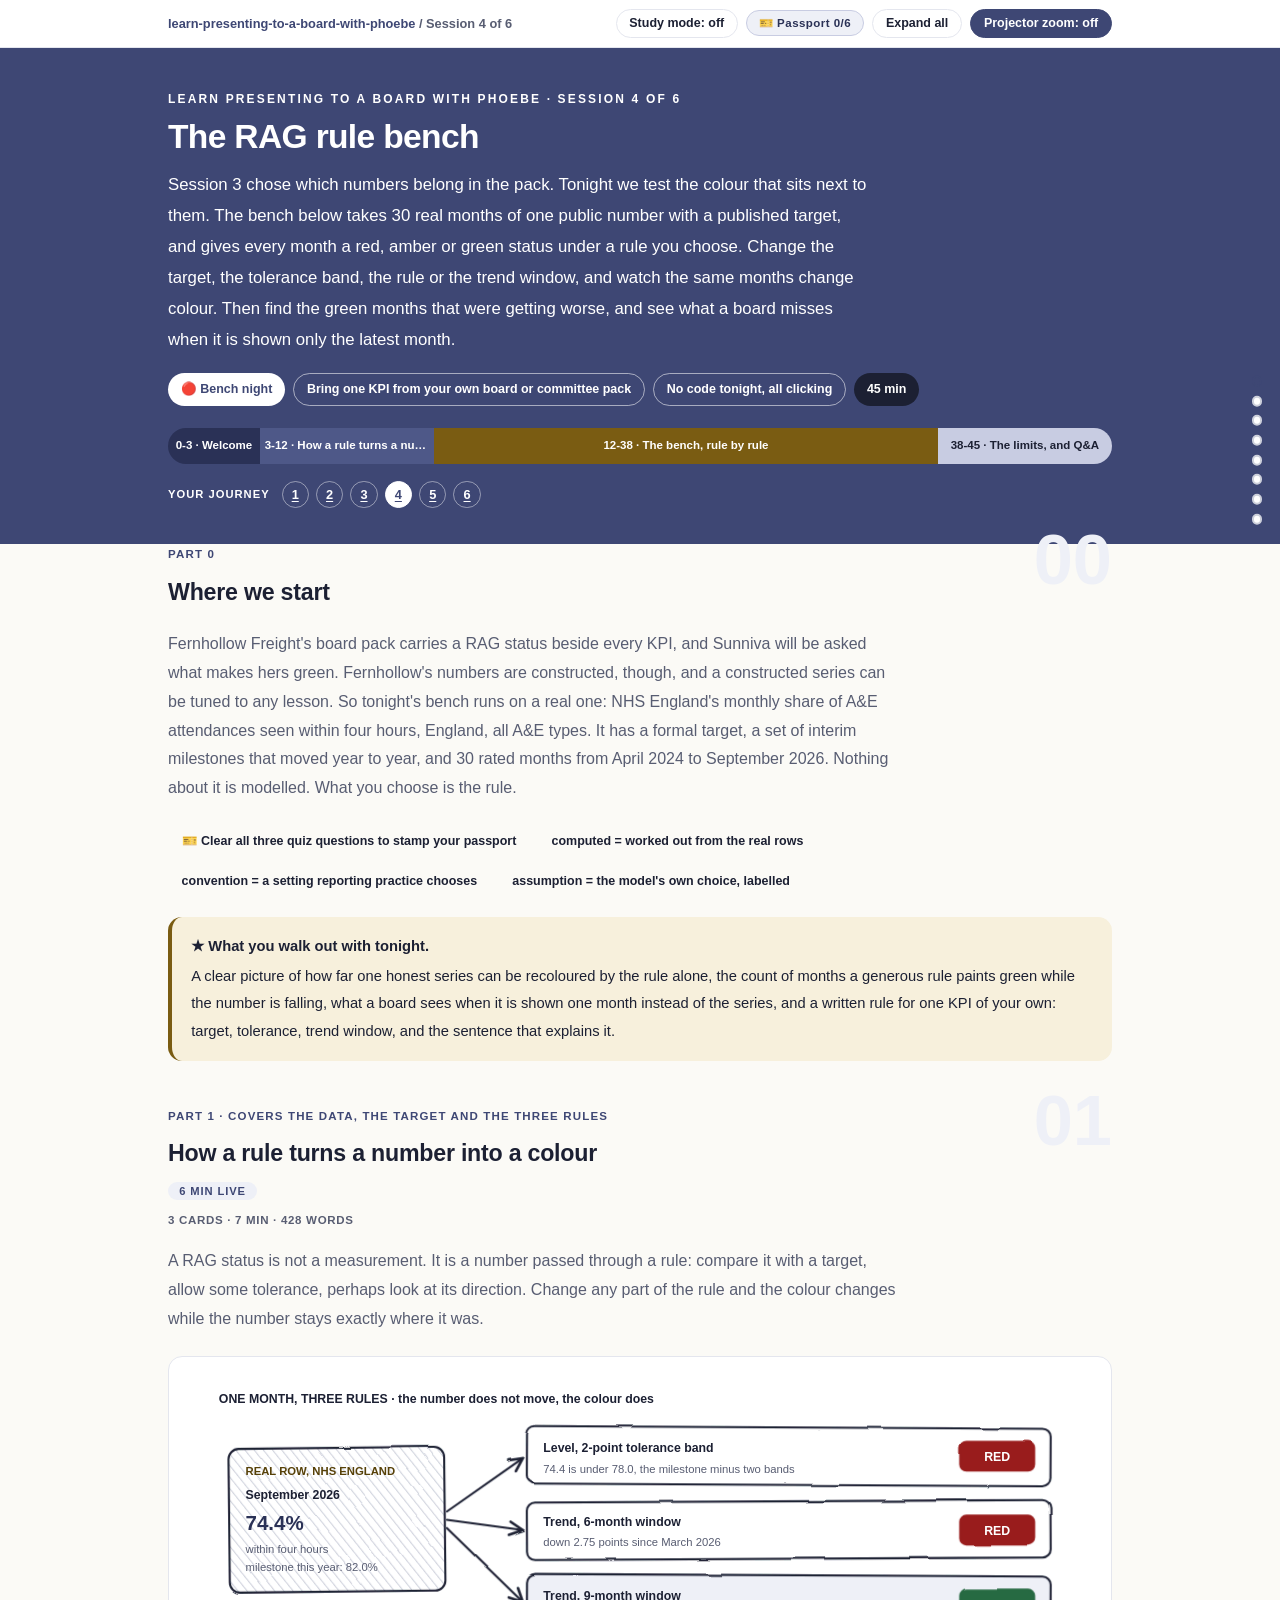
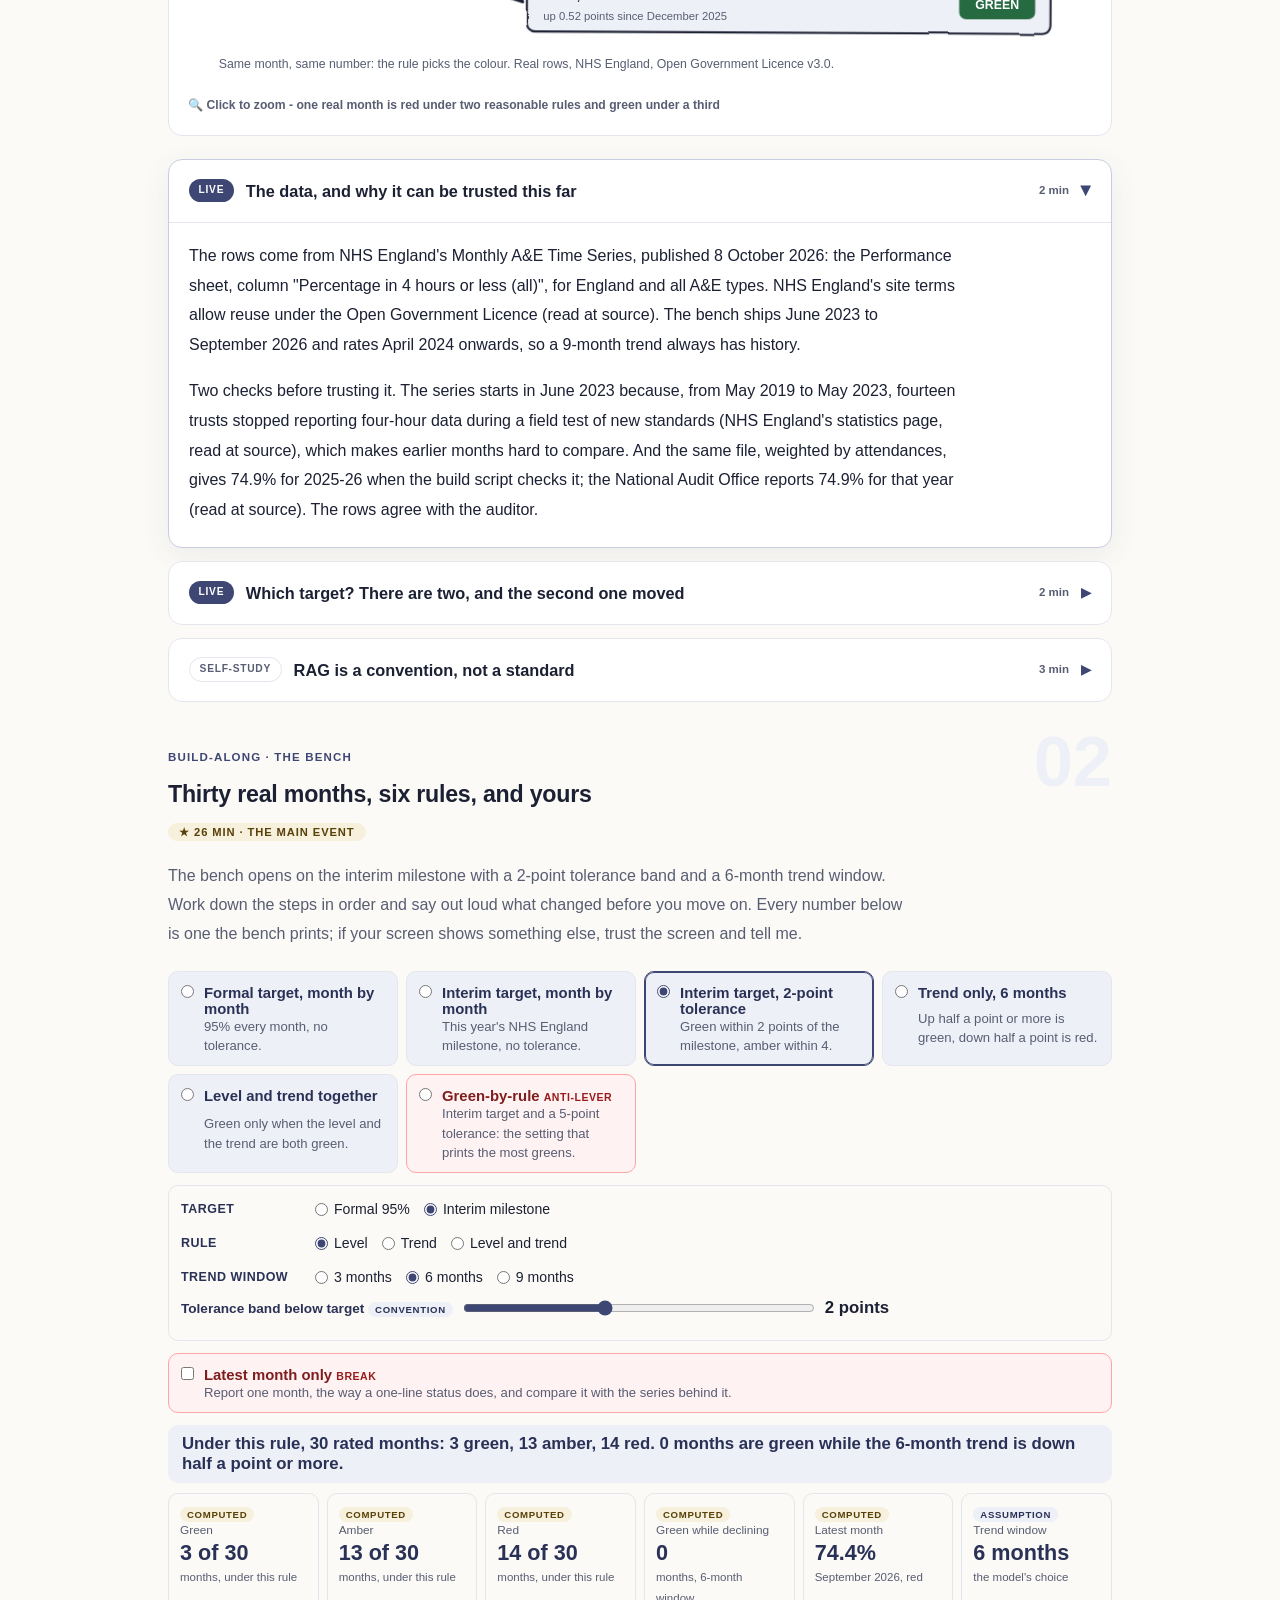
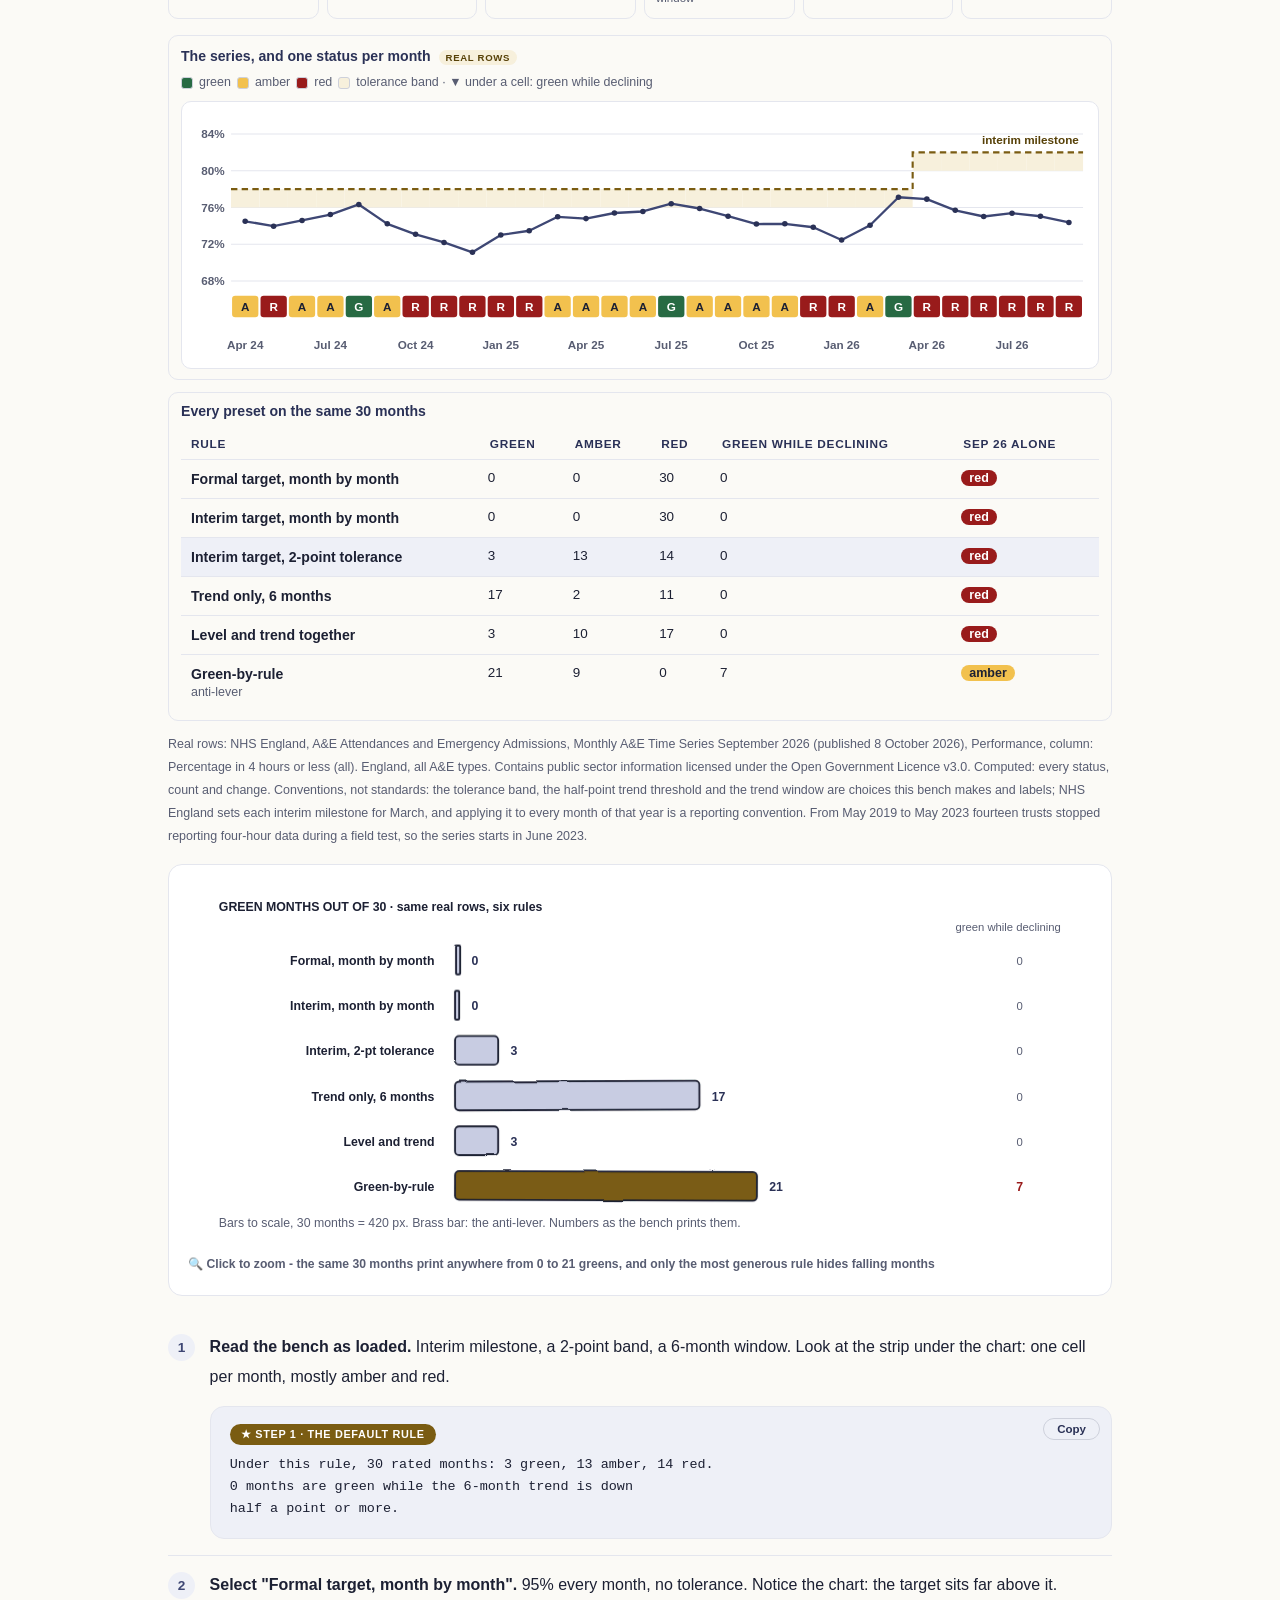
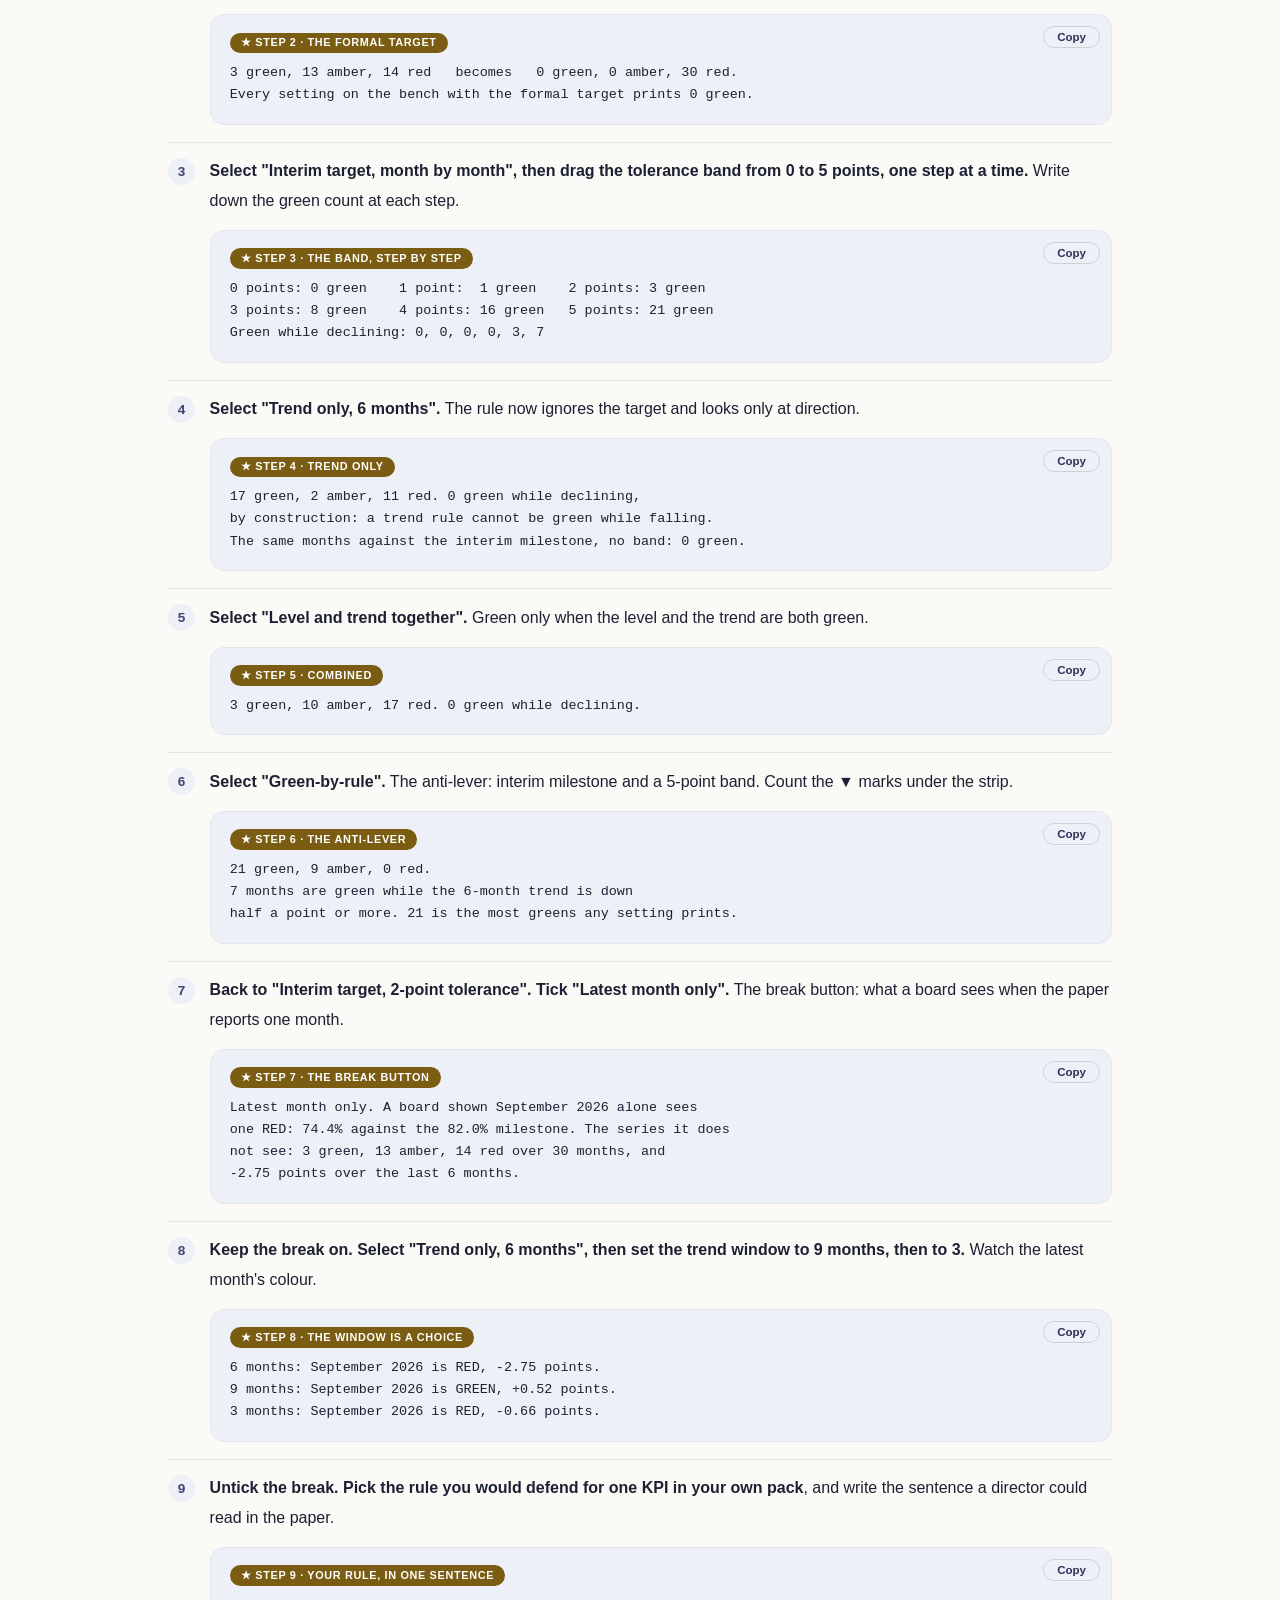
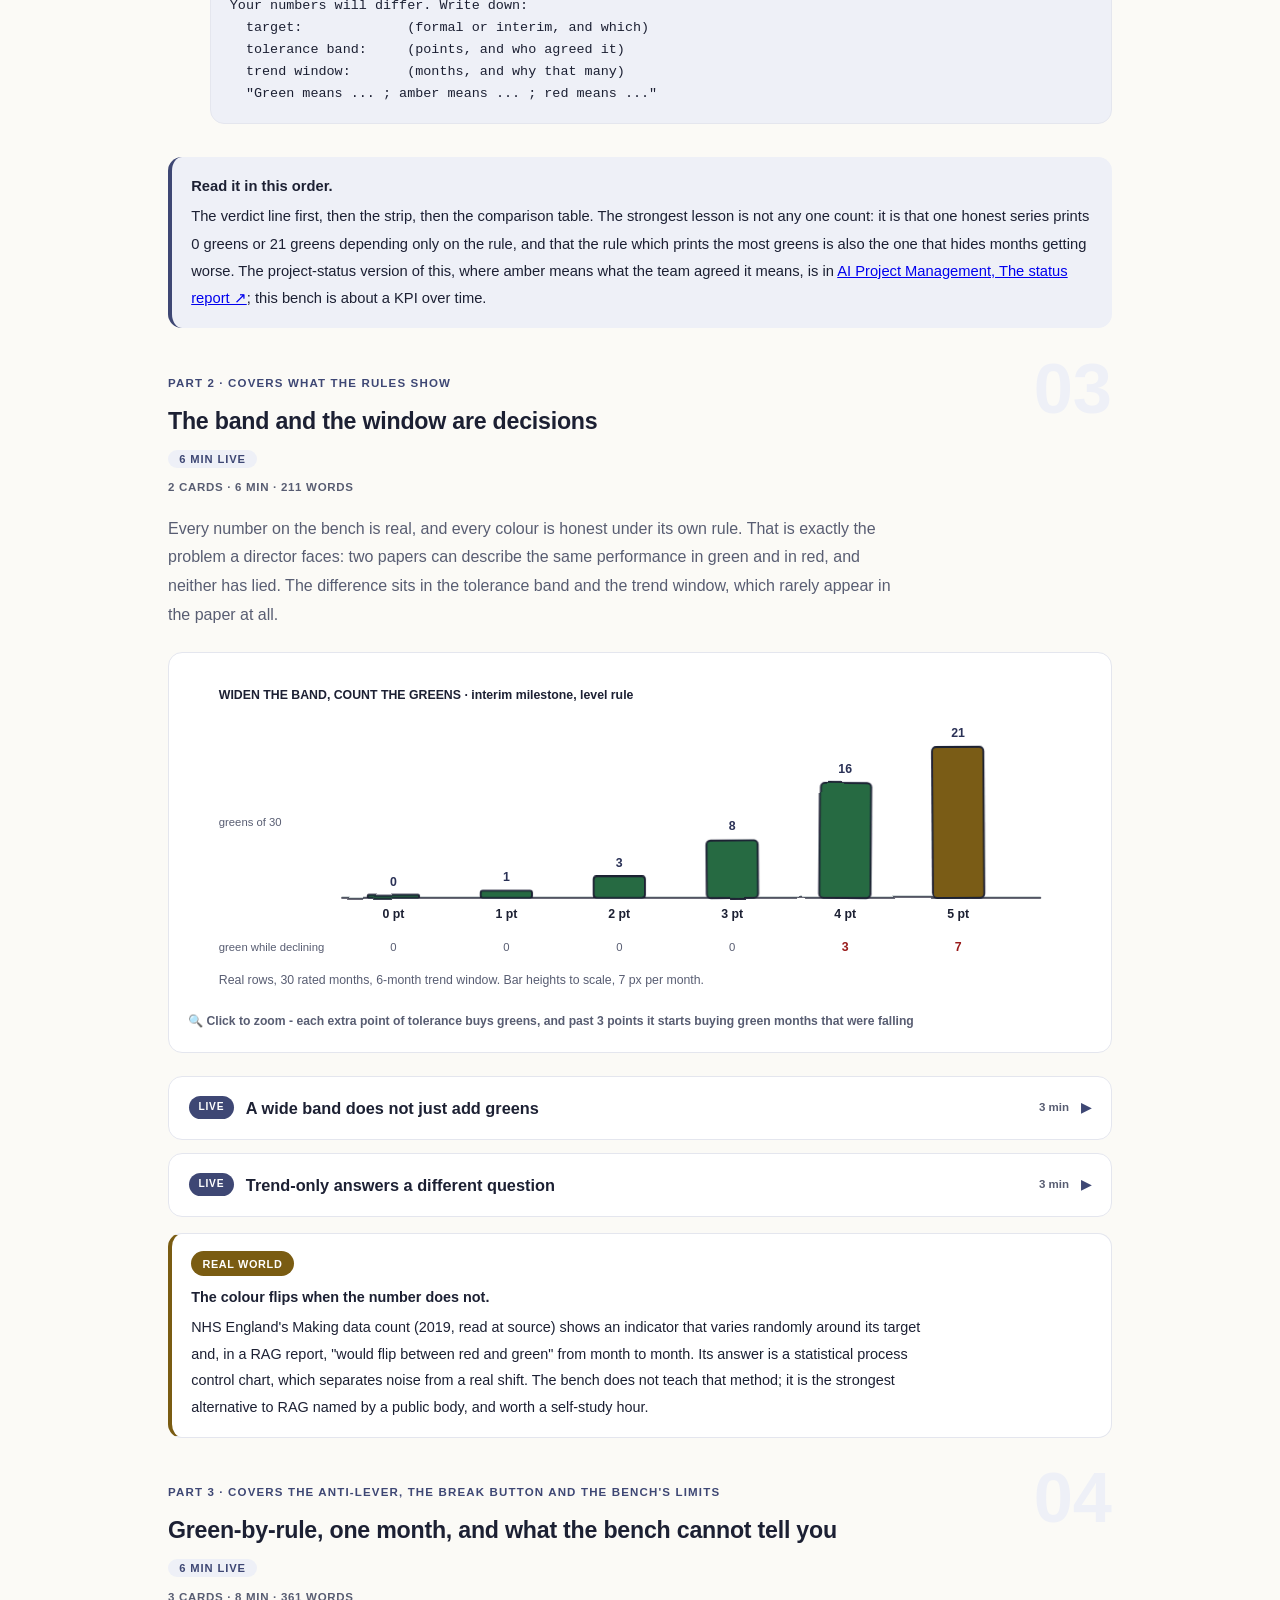
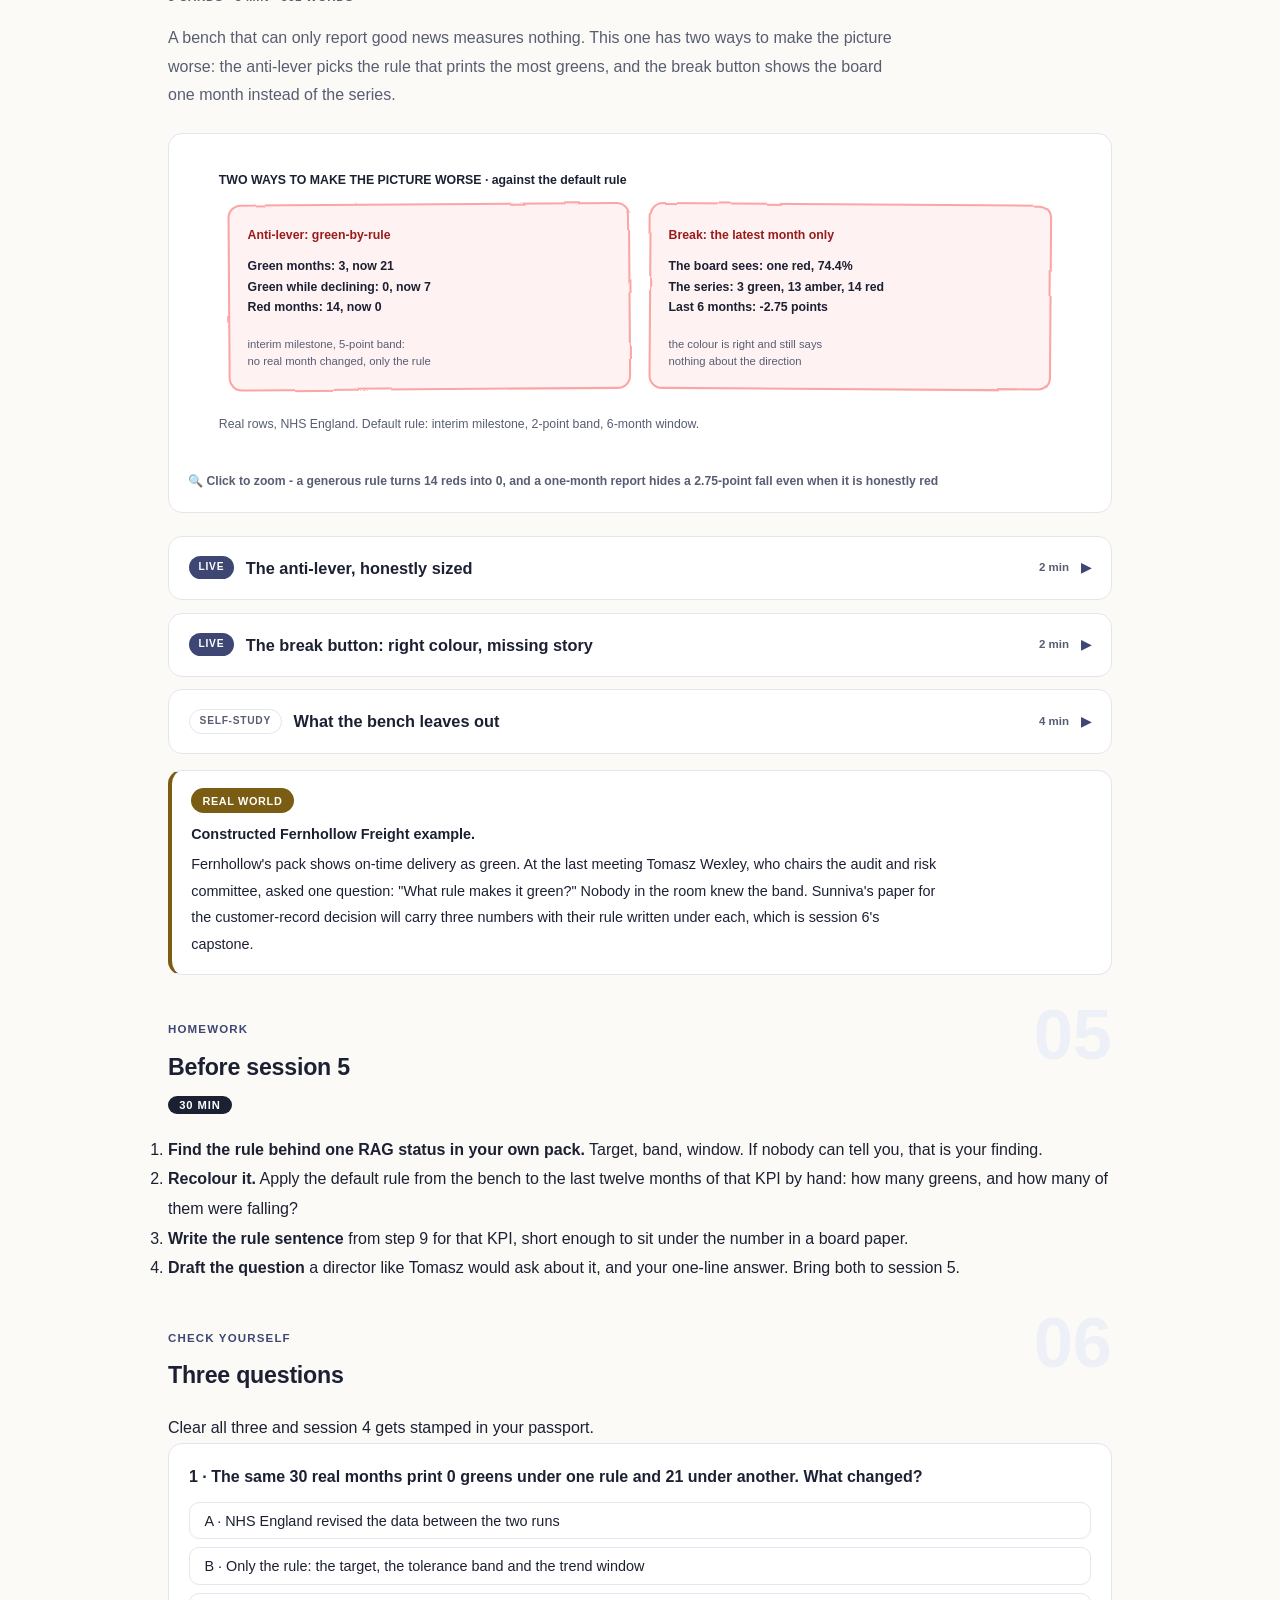
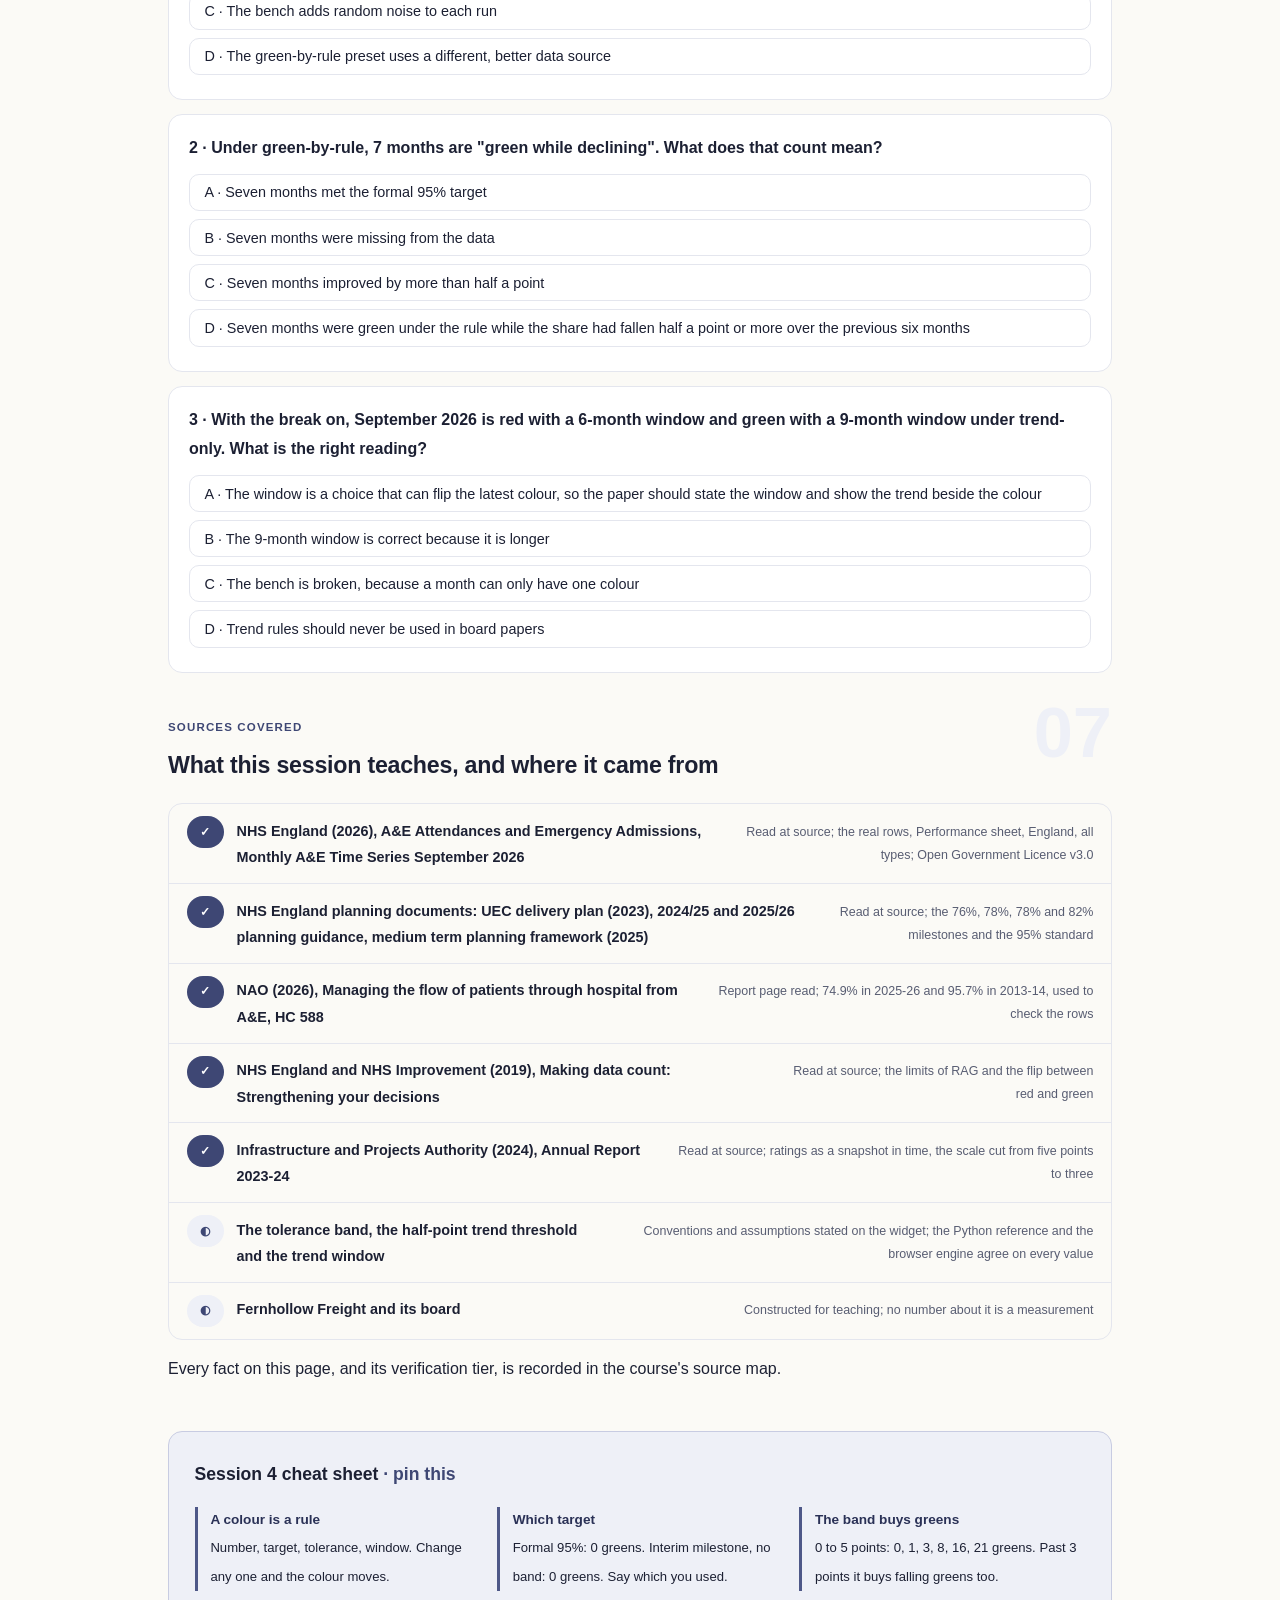
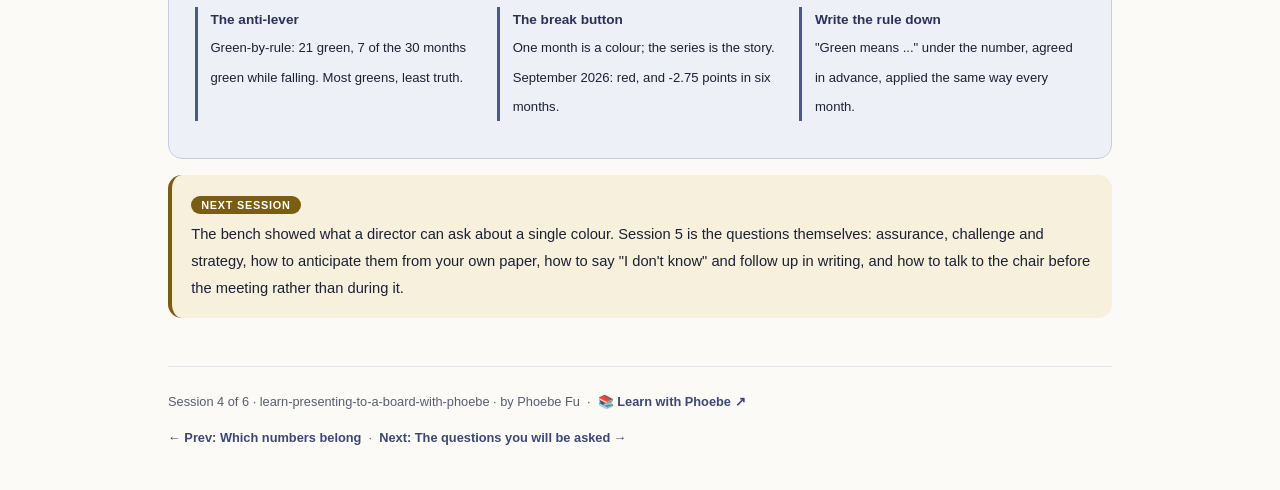
<file: courses/04-the-rag-rule-bench.html>
<!DOCTYPE html>
<html lang="en">
<head>
<meta charset="UTF-8">
<meta name="viewport" content="width=device-width, initial-scale=1.0">
<!-- social:start -->
<meta name="description" content="Session 4 of 6. A computed RAG rule bench on 30 real months of NHS England's four-hour A&E figure: change the target, the tolerance band, the rule and the trend window, and watch the same months change colour.">
<meta property="og:type" content="article">
<meta property="og:site_name" content="Learn with Phoebe">
<meta property="og:title" content="The RAG rule bench - learn presenting to a board with phoebe">
<meta property="og:description" content="Session 4 of 6. The same 30 real months print 0 greens or 21 greens depending on the rule. Find the green months that were getting worse, and see what a board misses when it is shown one month.">
<meta property="og:url" content="https://phoebefu6.github.io/learn-presenting-to-a-board-with-phoebe/courses/04-the-rag-rule-bench.html">
<meta property="og:image" content="https://phoebefu6.github.io/learn-presenting-to-a-board-with-phoebe/assets/og-cover.png">
<meta property="og:image:width" content="1200">
<meta property="og:image:height" content="630">
<meta name="twitter:card" content="summary_large_image">
<meta name="twitter:title" content="The RAG rule bench - learn presenting to a board with phoebe">
<meta name="twitter:description" content="Session 4 of 6. Red, amber, green is a rule you choose. Computed in your browser on real public rows.">
<meta name="twitter:image" content="https://phoebefu6.github.io/learn-presenting-to-a-board-with-phoebe/assets/og-cover.png">
<!-- social:end -->
<title>Session 4 · The RAG rule bench - learn presenting to a board with phoebe</title>
<link rel="stylesheet" href="../assets/style.css?v=3">
</head>
<body>

<div class="toolbar">
  <div class="wrap">
    <span class="crumb"><a href="../index.html">learn-presenting-to-a-board-with-phoebe</a> / Session 4 of 6</span>
    <button class="btn" id="toggle-all" type="button">Expand all</button>
    <button class="btn primary" id="zoom-toggle" type="button">Projector zoom: off</button>
  </div>
</div>

<header class="masthead">
  <div class="wrap">
    <div class="eyebrow">Learn Presenting to a Board with Phoebe · Session 4 of 6</div>
    <h1>The RAG rule <span class="accent">bench</span></h1>
    <p class="sub">Session 3 chose which numbers belong in the pack. Tonight we test the colour that sits next to them. The bench below takes 30 real months of one public number with a published target, and gives every month a red, amber or green status under a rule you choose. Change the target, the tolerance band, the rule or the trend window, and watch the same months change colour. Then find the green months that were getting worse, and see what a board misses when it is shown only the latest month.</p>
    <div class="chip-row">
      <span class="chip level">🔴 Bench night</span>
      <span class="chip audience">Bring one KPI from your own board or committee pack</span>
      <span class="chip audience">No code tonight, all clicking</span>
      <span class="chip time">45 min</span>
    </div>
    <div class="agenda">
      <span class="a1" style="flex:1">0-3 · Welcome</span>
      <span class="a2" style="flex:2">3-12 · How a rule turns a number into a colour</span>
      <span class="a3" style="flex:6">12-38 · The bench, rule by rule</span>
      <span class="a4" style="flex:2">38-45 · The limits, and Q&amp;A</span>
    </div>
  </div>
</header>

<main class="wrap">

  <section class="section" id="intro">
    <div class="section-kicker">
      <span class="klabel">Part 0</span>
      <h2>Where we start</h2>
    </div>
    <p class="lede">Fernhollow Freight's board pack carries a RAG status beside every KPI, and Sunniva will be asked what makes hers green. Fernhollow's numbers are constructed, though, and a constructed series can be tuned to any lesson. So tonight's bench runs on a real one: NHS England's monthly share of A&amp;E attendances seen within four hours, England, all A&amp;E types. It has a formal target, a set of interim milestones that moved year to year, and 30 rated months from April 2024 to September 2026. Nothing about it is modelled. What you choose is the rule.</p>

    <div class="legend">
      <span class="pill">🎫 Clear all three quiz questions to stamp your passport</span>
      <span class="pill">computed = worked out from the real rows</span>
      <span class="pill">convention = a setting reporting practice chooses</span>
      <span class="pill">assumption = the model's own choice, labelled</span>
    </div>

    <div class="callout win">
      <p><strong>★ What you walk out with tonight.</strong> A clear picture of how far one honest series can be recoloured by the rule alone, the count of months a generous rule paints green while the number is falling, what a board sees when it is shown one month instead of the series, and a written rule for one KPI of your own: target, tolerance, trend window, and the sentence that explains it.</p>
    </div>
  </section>

  <section class="section" id="part-1">
    <div class="section-kicker">
      <span class="klabel">Part 1 · covers the data, the target and the three rules</span>
      <h2>How a rule turns a number into a colour</h2>
      <span class="tag concept">6 min live</span>
    </div>
    <p class="lede">A RAG status is not a measurement. It is a number passed through a rule: compare it with a target, allow some tolerance, perhaps look at its direction. Change any part of the rule and the colour changes while the number stays exactly where it was.</p>

    <figure class="zoomable">
      <svg viewBox="0 0 880 300" xmlns="http://www.w3.org/2000/svg" role="img" aria-label="One real month, September 2026, 74.4 percent of A and E attendances within four hours, against an 82 percent milestone. Three rules rate it. Level with a 2-point tolerance band: red, because 74.4 is under 78.0. Trend over 6 months: red, down 2.75 points. Trend over 9 months: green, up 0.52 points.">
        <defs>
          <filter id="p4aSk" x="-3%" y="-3%" width="106%" height="106%"><feTurbulence type="fractalNoise" baseFrequency="0.02" numOctaves="2" seed="13" result="n"/><feDisplacementMap in="SourceGraphic" in2="n" scale="2.4" xChannelSelector="R" yChannelSelector="G"/></filter>
          <pattern id="p4aHc" patternUnits="userSpaceOnUse" width="7" height="7" patternTransform="rotate(-38)"><line x1="0" y1="0" x2="0" y2="7" stroke="#3E4774" stroke-width="1" opacity=".5"/></pattern>
          <marker id="p4aAr" viewBox="0 0 10 10" refX="9" refY="5" markerWidth="8" markerHeight="8" orient="auto"><path d="M1 1 L9 5 L1 9" fill="none" stroke="#1C2033" stroke-width="1.6" stroke-linecap="round"/></marker>
        </defs>
        <style>
          .p4aH { font: 800 12px Inter, sans-serif; fill: #1C2033; }
          .p4aL { font: 600 12px Inter, sans-serif; fill: #1C2033; }
          .p4aS { font: 400 11px Inter, sans-serif; fill: #585D72; }
          .p4aA { font: 700 11px Inter, sans-serif; fill: #574108; }
          .p4aV { font: 800 20px Inter, sans-serif; fill: #2A3156; }
          .p4aW { font: 800 12px Inter, sans-serif; fill: #FFFFFF; }
          .p4aN { font: 400 12px Inter, sans-serif; fill: #585D72; }
        </style>

        <text class="p4aH" x="30" y="26">ONE MONTH, THREE RULES · the number does not move, the colour does</text>

        <g filter="url(#p4aSk)" fill="none" stroke="#1C2033" stroke-width="2" stroke-linecap="round" stroke-linejoin="round">
          <rect x="40" y="70" width="210" height="140" rx="10" transform="rotate(-0.6 145 140)" fill="url(#p4aHc)"/>
          <rect x="330" y="50" width="510" height="56" rx="8" transform="rotate(0.3 585 78)" fill="#FFFFFF"/>
          <rect x="330" y="122" width="510" height="56" rx="8" transform="rotate(-0.3 585 150)" fill="#FFFFFF"/>
          <rect x="330" y="194" width="510" height="56" rx="8" transform="rotate(0.3 585 222)" fill="#EEF0F7"/>
          <rect x="752" y="64" width="72" height="28" rx="6" fill="#991B1B" stroke="#991B1B"/>
          <rect x="752" y="136" width="72" height="28" rx="6" fill="#991B1B" stroke="#991B1B"/>
          <rect x="752" y="208" width="72" height="28" rx="6" fill="#276A43" stroke="#276A43"/>
          <path d="M252 132 L326 80" marker-end="url(#p4aAr)"/>
          <path d="M252 140 L326 150" marker-end="url(#p4aAr)"/>
          <path d="M252 148 L326 220" marker-end="url(#p4aAr)"/>
        </g>

        <text class="p4aA" x="56" y="96">REAL ROW, NHS ENGLAND</text>
        <text class="p4aL" x="56" y="120">September 2026</text>
        <text class="p4aV" x="56" y="150">74.4%</text>
        <text class="p4aS" x="56" y="172">within four hours</text>
        <text class="p4aS" x="56" y="190">milestone this year: 82.0%</text>

        <text class="p4aL" x="346" y="74">Level, 2-point tolerance band</text>
        <text class="p4aS" x="346" y="94">74.4 is under 78.0, the milestone minus two bands</text>
        <text class="p4aL" x="346" y="146">Trend, 6-month window</text>
        <text class="p4aS" x="346" y="166">down 2.75 points since March 2026</text>
        <text class="p4aL" x="346" y="218">Trend, 9-month window</text>
        <text class="p4aS" x="346" y="238">up 0.52 points since December 2025</text>
        <text class="p4aW" x="788" y="83" text-anchor="middle">RED</text>
        <text class="p4aW" x="788" y="155" text-anchor="middle">RED</text>
        <text class="p4aW" x="788" y="227" text-anchor="middle">GREEN</text>

        <text class="p4aN" x="30" y="284">Same month, same number: the rule picks the colour. Real rows, NHS England, Open Government Licence v3.0.</text>
      </svg>
      <figcaption>🔍 Click to zoom - one real month is red under two reasonable rules and green under a third</figcaption>
    </figure>

    <details class="card" open>
      <summary><span class="mode live">Live</span>The data, and why it can be trusted this far<span class="mini">2 min</span><span class="caret">▶</span></summary>
      <div class="body">
        <p>The rows come from NHS England's Monthly A&amp;E Time Series, published 8 October 2026: the Performance sheet, column "Percentage in 4 hours or less (all)", for England and all A&amp;E types. NHS England's site terms allow reuse under the Open Government Licence (read at source). The bench ships June 2023 to September 2026 and rates April 2024 onwards, so a 9-month trend always has history.</p>
        <p>Two checks before trusting it. The series starts in June 2023 because, from May 2019 to May 2023, fourteen trusts stopped reporting four-hour data during a field test of new standards (NHS England's statistics page, read at source), which makes earlier months hard to compare. And the same file, weighted by attendances, gives 74.9% for 2025-26 when the build script checks it; the National Audit Office reports 74.9% for that year (read at source). The rows agree with the auditor.</p>
      </div>
    </details>

    <details class="card">
      <summary><span class="mode live">Live</span>Which target? There are two, and the second one moved<span class="mini">2 min</span><span class="caret">▶</span></summary>
      <div class="body">
        <p>The formal standard is 95% of patients within four hours. NHS England's medium term planning framework says it is "over a decade since the service delivered" it, and the NAO says it was last met nationally in 2013-14, at 95.7% (both read at source). Beneath it sit interim milestones from NHS England's planning documents: 76% by March 2024, a minimum of 78% in March 2025, 78% again in March 2026, and every trust at 82% by March 2027 (each read at source).</p>
        <p>Each milestone is set for March. Comparing every month of the year with it is a reporting convention, and the bench labels it so. A board paper that says "red against target" has already made two choices: which target, and when it applies.</p>
      </div>
    </details>

    <details class="card">
      <summary><span class="mode self">Self-study</span>RAG is a convention, not a standard<span class="mini">3 min</span><span class="caret">▶</span></summary>
      <div class="body">
        <p>No statute or code tells a board how to colour a KPI. NHS England's own improvement guide, Making data count (2019, read at source), says its first edition "exposed the limitations" of two-point comparisons and RAG reports, and shows an indicator varying randomly around its target that "would flip between red and green". It also grants RAG summaries their appeal: they are concise. The UK's Infrastructure and Projects Authority calls its delivery ratings a "snapshot in time" and moved from a five-point scale to three (Annual Report 2023-24, read at source).</p>
        <p>Teach the disagreement honestly. A colour is fast to read and boards ask for it; a colour also throws away the direction, the distance from target and the noise. Nobody has shown that one rule leads to better board decisions than another. The bench cannot settle that. It shows how much the choice moves the picture, so you can choose on purpose and say what you chose.</p>
      </div>
    </details>
  </section>

  <section class="section" id="bench">
    <div class="section-kicker">
      <span class="klabel">Build-along · the bench</span>
      <h2>Thirty real months, six rules, and yours</h2>
      <span class="tag demo">★ 26 min · the main event</span>
    </div>
    <p class="lede">The bench opens on the interim milestone with a 2-point tolerance band and a 6-month trend window. Work down the steps in order and say out loud what changed before you move on. Every number below is one the bench prints; if your screen shows something else, trust the screen and tell me.</p>

    <div id="brd-bench" data-live-bench></div>

    <figure class="zoomable">
      <svg viewBox="0 0 880 350" xmlns="http://www.w3.org/2000/svg" role="img" aria-label="Green months out of 30 under six presets, on the same real series. Formal target month by month: 0. Interim target month by month: 0. Interim with a 2-point tolerance: 3. Trend only, 6 months: 17. Level and trend together: 3. Green-by-rule, interim with a 5-point tolerance: 21. Months green while declining: 0 for every preset except green-by-rule, which has 7.">
        <defs>
          <filter id="p4bSk" x="-3%" y="-3%" width="106%" height="106%"><feTurbulence type="fractalNoise" baseFrequency="0.02" numOctaves="2" seed="29" result="n"/><feDisplacementMap in="SourceGraphic" in2="n" scale="2.4" xChannelSelector="R" yChannelSelector="G"/></filter>
        </defs>
        <style>
          .p4bH { font: 800 12px Inter, sans-serif; fill: #1C2033; }
          .p4bL { font: 600 12px Inter, sans-serif; fill: #1C2033; }
          .p4bS { font: 400 11px Inter, sans-serif; fill: #585D72; }
          .p4bV { font: 800 12px Inter, sans-serif; fill: #2A3156; }
          .p4bR { font: 800 12px Inter, sans-serif; fill: #991B1B; }
          .p4bN { font: 400 12px Inter, sans-serif; fill: #585D72; }
        </style>

        <text class="p4bH" x="30" y="26">GREEN MONTHS OUT OF 30 · same real rows, six rules</text>
        <text class="p4bS" x="850" y="46" text-anchor="end">green while declining</text>

        <g filter="url(#p4bSk)" fill="none" stroke="#1C2033" stroke-width="1.8" stroke-linecap="round" stroke-linejoin="round">
          <rect x="260" y="60" width="4" height="28" rx="1" fill="#C8CCE2"/>
          <rect x="260" y="104" width="4" height="28" rx="1" fill="#C8CCE2"/>
          <rect x="260" y="148" width="42" height="28" rx="4" fill="#C8CCE2"/>
          <rect x="260" y="192" width="238" height="28" rx="4" transform="rotate(-0.2 379 206)" fill="#C8CCE2"/>
          <rect x="260" y="236" width="42" height="28" rx="4" fill="#C8CCE2"/>
          <rect x="260" y="280" width="294" height="28" rx="4" transform="rotate(0.2 407 294)" fill="#7A5C12"/>
        </g>

        <text class="p4bL" x="240" y="79" text-anchor="end">Formal, month by month</text>
        <text class="p4bL" x="240" y="123" text-anchor="end">Interim, month by month</text>
        <text class="p4bL" x="240" y="167" text-anchor="end">Interim, 2-pt tolerance</text>
        <text class="p4bL" x="240" y="211" text-anchor="end">Trend only, 6 months</text>
        <text class="p4bL" x="240" y="255" text-anchor="end">Level and trend</text>
        <text class="p4bL" x="240" y="299" text-anchor="end">Green-by-rule</text>
        <text class="p4bV" x="276" y="79">0</text>
        <text class="p4bV" x="276" y="123">0</text>
        <text class="p4bV" x="314" y="167">3</text>
        <text class="p4bV" x="510" y="211">17</text>
        <text class="p4bV" x="314" y="255">3</text>
        <text class="p4bV" x="566" y="299">21</text>
        <text class="p4bS" x="810" y="79" text-anchor="middle">0</text>
        <text class="p4bS" x="810" y="123" text-anchor="middle">0</text>
        <text class="p4bS" x="810" y="167" text-anchor="middle">0</text>
        <text class="p4bS" x="810" y="211" text-anchor="middle">0</text>
        <text class="p4bS" x="810" y="255" text-anchor="middle">0</text>
        <text class="p4bR" x="810" y="299" text-anchor="middle">7</text>

        <text class="p4bN" x="30" y="334">Bars to scale, 30 months = 420 px. Brass bar: the anti-lever. Numbers as the bench prints them.</text>
      </svg>
      <figcaption>🔍 Click to zoom - the same 30 months print anywhere from 0 to 21 greens, and only the most generous rule hides falling months</figcaption>
    </figure>

    <div class="steps">
      <div class="step">
        <p><strong>Read the bench as loaded.</strong> Interim milestone, a 2-point band, a 6-month window. Look at the strip under the chart: one cell per month, mostly amber and red.</p>
        <div class="prompt-box good"><span class="label">★ Step 1 · the default rule</span>Under this rule, 30 rated months: 3 green, 13 amber, 14 red.
0 months are green while the 6-month trend is down
half a point or more.</div>
      </div>
      <div class="step">
        <p><strong>Select "Formal target, month by month".</strong> 95% every month, no tolerance. Notice the chart: the target sits far above it.</p>
        <div class="prompt-box good"><span class="label">★ Step 2 · the formal target</span>3 green, 13 amber, 14 red   becomes   0 green, 0 amber, 30 red.
Every setting on the bench with the formal target prints 0 green.</div>
      </div>
      <div class="step">
        <p><strong>Select "Interim target, month by month", then drag the tolerance band from 0 to 5 points, one step at a time.</strong> Write down the green count at each step.</p>
        <div class="prompt-box good"><span class="label">★ Step 3 · the band, step by step</span>0 points: 0 green    1 point:  1 green    2 points: 3 green
3 points: 8 green    4 points: 16 green   5 points: 21 green
Green while declining: 0, 0, 0, 0, 3, 7</div>
      </div>
      <div class="step">
        <p><strong>Select "Trend only, 6 months".</strong> The rule now ignores the target and looks only at direction.</p>
        <div class="prompt-box good"><span class="label">★ Step 4 · trend only</span>17 green, 2 amber, 11 red. 0 green while declining,
by construction: a trend rule cannot be green while falling.
The same months against the interim milestone, no band: 0 green.</div>
      </div>
      <div class="step">
        <p><strong>Select "Level and trend together".</strong> Green only when the level and the trend are both green.</p>
        <div class="prompt-box good"><span class="label">★ Step 5 · combined</span>3 green, 10 amber, 17 red. 0 green while declining.</div>
      </div>
      <div class="step">
        <p><strong>Select "Green-by-rule".</strong> The anti-lever: interim milestone and a 5-point band. Count the ▼ marks under the strip.</p>
        <div class="prompt-box good"><span class="label">★ Step 6 · the anti-lever</span>21 green, 9 amber, 0 red.
7 months are green while the 6-month trend is down
half a point or more. 21 is the most greens any setting prints.</div>
      </div>
      <div class="step">
        <p><strong>Back to "Interim target, 2-point tolerance". Tick "Latest month only".</strong> The break button: what a board sees when the paper reports one month.</p>
        <div class="prompt-box good"><span class="label">★ Step 7 · the break button</span>Latest month only. A board shown September 2026 alone sees
one RED: 74.4% against the 82.0% milestone. The series it does
not see: 3 green, 13 amber, 14 red over 30 months, and
-2.75 points over the last 6 months.</div>
      </div>
      <div class="step">
        <p><strong>Keep the break on. Select "Trend only, 6 months", then set the trend window to 9 months, then to 3.</strong> Watch the latest month's colour.</p>
        <div class="prompt-box good"><span class="label">★ Step 8 · the window is a choice</span>6 months: September 2026 is RED, -2.75 points.
9 months: September 2026 is GREEN, +0.52 points.
3 months: September 2026 is RED, -0.66 points.</div>
      </div>
      <div class="step">
        <p><strong>Untick the break. Pick the rule you would defend for one KPI in your own pack</strong>, and write the sentence a director could read in the paper.</p>
        <div class="prompt-box good"><span class="label">★ Step 9 · your rule, in one sentence</span>Your numbers will differ. Write down:
  target:             (formal or interim, and which)
  tolerance band:     (points, and who agreed it)
  trend window:       (months, and why that many)
  "Green means ... ; amber means ... ; red means ..."</div>
      </div>
    </div>

    <div class="callout tip">
      <p><strong>Read it in this order.</strong> The verdict line first, then the strip, then the comparison table. The strongest lesson is not any one count: it is that one honest series prints 0 greens or 21 greens depending only on the rule, and that the rule which prints the most greens is also the one that hides months getting worse. The project-status version of this, where amber means what the team agreed it means, is in <a href="https://phoebefu6.github.io/learn-ai-project-management-with-phoebe/courses/b6-status-report-simulator.html">AI Project Management, The status report ↗</a>; this bench is about a KPI over time.</p>
    </div>
  </section>

  <section class="section" id="part-2">
    <div class="section-kicker">
      <span class="klabel">Part 2 · covers what the rules show</span>
      <h2>The band and the window are decisions</h2>
      <span class="tag concept">6 min live</span>
    </div>
    <p class="lede">Every number on the bench is real, and every colour is honest under its own rule. That is exactly the problem a director faces: two papers can describe the same performance in green and in red, and neither has lied. The difference sits in the tolerance band and the trend window, which rarely appear in the paper at all.</p>

    <figure class="zoomable">
      <svg viewBox="0 0 880 320" xmlns="http://www.w3.org/2000/svg" role="img" aria-label="Green months out of 30 under the interim milestone as the tolerance band widens from 0 to 5 points: 0, 1, 3, 8, 16, 21. Months green while declining over a 6-month window: 0, 0, 0, 0, 3, 7.">
        <defs>
          <filter id="p4cSk" x="-3%" y="-3%" width="106%" height="106%"><feTurbulence type="fractalNoise" baseFrequency="0.02" numOctaves="2" seed="31" result="n"/><feDisplacementMap in="SourceGraphic" in2="n" scale="2.4" xChannelSelector="R" yChannelSelector="G"/></filter>
        </defs>
        <style>
          .p4cH { font: 800 12px Inter, sans-serif; fill: #1C2033; }
          .p4cL { font: 600 12px Inter, sans-serif; fill: #1C2033; }
          .p4cS { font: 400 11px Inter, sans-serif; fill: #585D72; }
          .p4cV { font: 800 12px Inter, sans-serif; fill: #2A3156; }
          .p4cR { font: 800 12px Inter, sans-serif; fill: #991B1B; }
          .p4cN { font: 400 12px Inter, sans-serif; fill: #585D72; }
        </style>

        <text class="p4cH" x="30" y="26">WIDEN THE BAND, COUNT THE GREENS · interim milestone, level rule</text>

        <g filter="url(#p4cSk)" fill="none" stroke="#1C2033" stroke-width="1.8" stroke-linecap="round" stroke-linejoin="round">
          <path d="M150 220 L830 220"/>
          <rect x="175" y="217" width="50" height="3" rx="1" fill="#276A43"/>
          <rect x="285" y="213" width="50" height="7" rx="2" fill="#276A43"/>
          <rect x="395" y="199" width="50" height="21" rx="3" fill="#276A43"/>
          <rect x="505" y="164" width="50" height="56" rx="4" transform="rotate(-0.5 530 192)" fill="#276A43"/>
          <rect x="615" y="108" width="50" height="112" rx="4" transform="rotate(0.4 640 164)" fill="#276A43"/>
          <rect x="725" y="73" width="50" height="147" rx="4" transform="rotate(-0.4 750 146)" fill="#7A5C12"/>
        </g>

        <text class="p4cS" x="30" y="150">greens of 30</text>
        <text class="p4cV" x="200" y="208" text-anchor="middle">0</text>
        <text class="p4cV" x="310" y="204" text-anchor="middle">1</text>
        <text class="p4cV" x="420" y="190" text-anchor="middle">3</text>
        <text class="p4cV" x="530" y="154" text-anchor="middle">8</text>
        <text class="p4cV" x="640" y="98" text-anchor="middle">16</text>
        <text class="p4cV" x="750" y="63" text-anchor="middle">21</text>
        <text class="p4cL" x="200" y="240" text-anchor="middle">0 pt</text>
        <text class="p4cL" x="310" y="240" text-anchor="middle">1 pt</text>
        <text class="p4cL" x="420" y="240" text-anchor="middle">2 pt</text>
        <text class="p4cL" x="530" y="240" text-anchor="middle">3 pt</text>
        <text class="p4cL" x="640" y="240" text-anchor="middle">4 pt</text>
        <text class="p4cL" x="750" y="240" text-anchor="middle">5 pt</text>

        <text class="p4cS" x="30" y="272">green while declining</text>
        <text class="p4cS" x="200" y="272" text-anchor="middle">0</text>
        <text class="p4cS" x="310" y="272" text-anchor="middle">0</text>
        <text class="p4cS" x="420" y="272" text-anchor="middle">0</text>
        <text class="p4cS" x="530" y="272" text-anchor="middle">0</text>
        <text class="p4cR" x="640" y="272" text-anchor="middle">3</text>
        <text class="p4cR" x="750" y="272" text-anchor="middle">7</text>

        <text class="p4cN" x="30" y="304">Real rows, 30 rated months, 6-month trend window. Bar heights to scale, 7 px per month.</text>
      </svg>
      <figcaption>🔍 Click to zoom - each extra point of tolerance buys greens, and past 3 points it starts buying green months that were falling</figcaption>
    </figure>

    <details class="card">
      <summary><span class="mode live">Live</span>A wide band does not just add greens<span class="mini">3 min</span><span class="caret">▶</span></summary>
      <div class="body">
        <p>From 0 to 3 points, widening the band turns reds into ambers and a few ambers into greens, and none of those greens is a falling month. At 4 points, 3 green months are falling; at 5 points, 7 are. Under the 5-point band the falling greens include January 2025 at 73.0%, down 2.21 points on six months earlier, and February 2025 at 73.5%, down 2.87. Hover any cell on the strip to read its month, share and change. A director reading green in those months would have had no reason to ask.</p>
        <p>Practitioners call a status that is green outside and red inside a watermelon. It is slang; no governance body defines it. The bench counts the concrete version: green under the rule while the trailing trend is down half a point or more.</p>
      </div>
    </details>

    <details class="card">
      <summary><span class="mode live">Live</span>Trend-only answers a different question<span class="mini">3 min</span><span class="caret">▶</span></summary>
      <div class="body">
        <p>Trend-only prints 17 greens on months that, against the interim milestone with no band, print 0. It is not lying: it answers "is it getting better?", not "is it good enough?". A board needs both answers, which is why the combined rule exists, and why its 3 greens match the level rule's 3 at the same band. Combining did not add greens; it turned 3 of the level rule's ambers red, because those months were falling.</p>
      </div>
    </details>

    <div class="callout example">
      <span class="ex-pill">Real world</span>
      <p><strong>The colour flips when the number does not.</strong> NHS England's Making data count (2019, read at source) shows an indicator that varies randomly around its target and, in a RAG report, "would flip between red and green" from month to month. Its answer is a statistical process control chart, which separates noise from a real shift. The bench does not teach that method; it is the strongest alternative to RAG named by a public body, and worth a self-study hour.</p>
    </div>
  </section>

  <section class="section" id="part-3">
    <div class="section-kicker">
      <span class="klabel">Part 3 · covers the anti-lever, the break button and the bench's limits</span>
      <h2>Green-by-rule, one month, and what the bench cannot tell you</h2>
      <span class="tag concept">6 min live</span>
    </div>
    <p class="lede">A bench that can only report good news measures nothing. This one has two ways to make the picture worse: the anti-lever picks the rule that prints the most greens, and the break button shows the board one month instead of the series.</p>

    <figure class="zoomable">
      <svg viewBox="0 0 880 300" xmlns="http://www.w3.org/2000/svg" role="img" aria-label="Two panels. Left, the anti-lever green-by-rule against the default rule: greens go from 3 to 21, green while declining from 0 to 7, reds from 14 to 0. Right, the break, latest month only: the board sees one red month, 74.4 percent; the series has 3 green, 13 amber and 14 red months and fell 2.75 points over 6 months.">
        <defs>
          <filter id="p4dSk" x="-3%" y="-3%" width="106%" height="106%"><feTurbulence type="fractalNoise" baseFrequency="0.02" numOctaves="2" seed="43" result="n"/><feDisplacementMap in="SourceGraphic" in2="n" scale="2.4" xChannelSelector="R" yChannelSelector="G"/></filter>
        </defs>
        <style>
          .p4dH { font: 800 12px Inter, sans-serif; fill: #1C2033; }
          .p4dS { font: 400 11px Inter, sans-serif; fill: #585D72; }
          .p4dL { font: 600 12px Inter, sans-serif; fill: #1C2033; }
          .p4dR { font: 800 12px Inter, sans-serif; fill: #991B1B; }
          .p4dN { font: 400 12px Inter, sans-serif; fill: #585D72; }
        </style>

        <text class="p4dH" x="30" y="30">TWO WAYS TO MAKE THE PICTURE WORSE · against the default rule</text>

        <g filter="url(#p4dSk)" fill="none" stroke="#1C2033" stroke-width="2" stroke-linecap="round" stroke-linejoin="round">
          <rect x="40" y="50" width="390" height="180" rx="12" transform="rotate(-0.4 235 140)" fill="#FEF2F2" stroke="#FCA5A5"/>
          <rect x="450" y="50" width="390" height="180" rx="12" transform="rotate(0.4 645 140)" fill="#FEF2F2" stroke="#FCA5A5"/>
        </g>

        <text class="p4dR" x="58" y="84">Anti-lever: green-by-rule</text>
        <text class="p4dL" x="58" y="114">Green months: 3, now 21</text>
        <text class="p4dL" x="58" y="134">Green while declining: 0, now 7</text>
        <text class="p4dL" x="58" y="154">Red months: 14, now 0</text>
        <text class="p4dS" x="58" y="190">interim milestone, 5-point band:</text>
        <text class="p4dS" x="58" y="206">no real month changed, only the rule</text>

        <text class="p4dR" x="468" y="84">Break: the latest month only</text>
        <text class="p4dL" x="468" y="114">The board sees: one red, 74.4%</text>
        <text class="p4dL" x="468" y="134">The series: 3 green, 13 amber, 14 red</text>
        <text class="p4dL" x="468" y="154">Last 6 months: -2.75 points</text>
        <text class="p4dS" x="468" y="190">the colour is right and still says</text>
        <text class="p4dS" x="468" y="206">nothing about the direction</text>

        <text class="p4dN" x="30" y="268">Real rows, NHS England. Default rule: interim milestone, 2-point band, 6-month window.</text>
      </svg>
      <figcaption>🔍 Click to zoom - a generous rule turns 14 reds into 0, and a one-month report hides a 2.75-point fall even when it is honestly red</figcaption>
    </figure>

    <details class="card">
      <summary><span class="mode live">Live</span>The anti-lever, honestly sized<span class="mini">2 min</span><span class="caret">▶</span></summary>
      <div class="body">
        <p>Green-by-rule is not an invented trick. A band of several points below an interim milestone is the kind of tolerance a reporting team can propose with a straight face, and each step to it was reasonable on its own. Of the 108 settings the bench can take, it prints the most greens, 21, and it is the only preset with green months that were falling, 7 of them. The defensible claim is that one: the rule that maximises green is the rule that hides deterioration. It is not that a wide band is always wrong; a band agreed in advance, written in the paper and applied the same way every month is a legitimate choice the board can test.</p>
      </div>
    </details>

    <details class="card">
      <summary><span class="mode live">Live</span>The break button: right colour, missing story<span class="mini">2 min</span><span class="caret">▶</span></summary>
      <div class="body">
        <p>Under the default rule September 2026 is red, and a one-line status that says "red" is accurate. What it leaves out is that the number fell 2.75 points in six months, from 77.1% in March 2026. Under green-by-rule the same one line says amber. With a 9-month trend window, trend-only calls it green, because December 2025 was lower still. One month plus one rule hands the board a colour and keeps the direction for the paper's author. Show the series, or at least the trend beside the colour, and say which window you used.</p>
      </div>
    </details>

    <details class="card">
      <summary><span class="mode self">Self-study</span>What the bench leaves out<span class="mini">4 min</span><span class="caret">▶</span></summary>
      <div class="body">
        <p>The half-point trend threshold, the window lengths and the band steps are the bench's choices, labelled on the widget, not anyone's standard. A two-point difference between one month and another is a crude trend; it can flip on a single unusual month, which is the noise problem Making data count describes. The series is national; a trust or a ward could look very different. And no rule on the bench is the right one: the evidence that any RAG rule improves board decisions was not found for this build.</p>
        <p>What survives these limits is the reporting lesson, and it fits the governance texts from session 1: directors must act "on a fully informed basis" (OECD 2023, V.A, read at source), and the board presents a "fair, balanced and understandable" assessment (FRC Code 2024, Principle N, read at source). A rule nobody wrote down cannot be tested by anyone.</p>
      </div>
    </details>

    <div class="callout example">
      <span class="ex-pill">Real world</span>
      <p><strong>Constructed Fernhollow Freight example.</strong> Fernhollow's pack shows on-time delivery as green. At the last meeting Tomasz Wexley, who chairs the audit and risk committee, asked one question: "What rule makes it green?" Nobody in the room knew the band. Sunniva's paper for the customer-record decision will carry three numbers with their rule written under each, which is session 6's capstone.</p>
    </div>
  </section>

  <section class="section" id="exercise">
    <div class="section-kicker">
      <span class="klabel">Homework</span>
      <h2>Before session 5</h2>
      <span class="tag exercise">30 min</span>
    </div>
    <ol>
      <li><strong>Find the rule behind one RAG status in your own pack.</strong> Target, band, window. If nobody can tell you, that is your finding.</li>
      <li><strong>Recolour it.</strong> Apply the default rule from the bench to the last twelve months of that KPI by hand: how many greens, and how many of them were falling?</li>
      <li><strong>Write the rule sentence</strong> from step 9 for that KPI, short enough to sit under the number in a board paper.</li>
      <li><strong>Draft the question</strong> a director like Tomasz would ask about it, and your one-line answer. Bring both to session 5.</li>
    </ol>
  </section>

  <section class="section" id="quiz">
    <div class="section-kicker">
      <span class="klabel">Check yourself</span>
      <h2>Three questions</h2>
    </div>
    <p>Clear all three and session 4 gets stamped in your passport.</p>

    <div class="quiz-q" data-answer="1">
      <p class="qtext">1 · The same 30 real months print 0 greens under one rule and 21 under another. What changed?</p>
      <button class="qopt" type="button">A · NHS England revised the data between the two runs</button>
      <button class="qopt" type="button">B · Only the rule: the target, the tolerance band and the trend window</button>
      <button class="qopt" type="button">C · The bench adds random noise to each run</button>
      <button class="qopt" type="button">D · The green-by-rule preset uses a different, better data source</button>
      <p class="qwhy">Every run reads the same rows from one published file, and nothing on the bench is random. The colour is the number passed through a rule; change the rule and the colour moves while the number stays put.</p>
    </div>

    <div class="quiz-q" data-answer="3">
      <p class="qtext">2 · Under green-by-rule, 7 months are "green while declining". What does that count mean?</p>
      <button class="qopt" type="button">A · Seven months met the formal 95% target</button>
      <button class="qopt" type="button">B · Seven months were missing from the data</button>
      <button class="qopt" type="button">C · Seven months improved by more than half a point</button>
      <button class="qopt" type="button">D · Seven months were green under the rule while the share had fallen half a point or more over the previous six months</button>
      <p class="qwhy">No rated month comes near 95%, and none is missing. The count is green status AND a trailing 6-month fall of at least 0.5 points: a falling number painted green. The default rule has none.</p>
    </div>

    <div class="quiz-q" data-answer="0">
      <p class="qtext">3 · With the break on, September 2026 is red with a 6-month window and green with a 9-month window under trend-only. What is the right reading?</p>
      <button class="qopt" type="button">A · The window is a choice that can flip the latest colour, so the paper should state the window and show the trend beside the colour</button>
      <button class="qopt" type="button">B · The 9-month window is correct because it is longer</button>
      <button class="qopt" type="button">C · The bench is broken, because a month can only have one colour</button>
      <button class="qopt" type="button">D · Trend rules should never be used in board papers</button>
      <p class="qwhy">Over six months the share fell 2.75 points; over nine it rose 0.52, because December 2025 was lower still. Neither window is the true one. The professional move is to say which you used and let the board see the series.</p>
    </div>

    <p class="quiz-score"></p>
  </section>

  <section class="section" id="official">
    <div class="section-kicker">
      <span class="klabel">Sources covered</span>
      <h2>What this session teaches, and where it came from</h2>
    </div>
    <div class="covered">
      <div class="covered-row"><span class="status pill solid">✓</span><span class="name">NHS England (2026), A&amp;E Attendances and Emergency Admissions, Monthly A&amp;E Time Series September 2026</span><span class="note">Read at source; the real rows, Performance sheet, England, all types; Open Government Licence v3.0</span></div>
      <div class="covered-row"><span class="status pill solid">✓</span><span class="name">NHS England planning documents: UEC delivery plan (2023), 2024/25 and 2025/26 planning guidance, medium term planning framework (2025)</span><span class="note">Read at source; the 76%, 78%, 78% and 82% milestones and the 95% standard</span></div>
      <div class="covered-row"><span class="status pill solid">✓</span><span class="name">NAO (2026), Managing the flow of patients through hospital from A&amp;E, HC 588</span><span class="note">Report page read; 74.9% in 2025-26 and 95.7% in 2013-14, used to check the rows</span></div>
      <div class="covered-row"><span class="status pill solid">✓</span><span class="name">NHS England and NHS Improvement (2019), Making data count: Strengthening your decisions</span><span class="note">Read at source; the limits of RAG and the flip between red and green</span></div>
      <div class="covered-row"><span class="status pill solid">✓</span><span class="name">Infrastructure and Projects Authority (2024), Annual Report 2023-24</span><span class="note">Read at source; ratings as a snapshot in time, the scale cut from five points to three</span></div>
      <div class="covered-row"><span class="status pill light">◐</span><span class="name">The tolerance band, the half-point trend threshold and the trend window</span><span class="note">Conventions and assumptions stated on the widget; the Python reference and the browser engine agree on every value</span></div>
      <div class="covered-row"><span class="status pill light">◐</span><span class="name">Fernhollow Freight and its board</span><span class="note">Constructed for teaching; no number about it is a measurement</span></div>
    </div>
    <p class="mono" style="margin-top:14px">Every fact on this page, and its verification tier, is recorded in the course's source map.</p>
  </section>

  <section class="cheat" id="cheatsheet">
    <h3>Session 4 cheat sheet <span>· pin this</span></h3>
    <div class="grid-2">
      <div class="cheat-item"><b>A colour is a rule</b><span>Number, target, tolerance, window. Change any one and the colour moves.</span></div>
      <div class="cheat-item"><b>Which target</b><span>Formal 95%: 0 greens. Interim milestone, no band: 0 greens. Say which you used.</span></div>
      <div class="cheat-item"><b>The band buys greens</b><span>0 to 5 points: 0, 1, 3, 8, 16, 21 greens. Past 3 points it buys falling greens too.</span></div>
      <div class="cheat-item"><b>The anti-lever</b><span>Green-by-rule: 21 green, 7 of the 30 months green while falling. Most greens, least truth.</span></div>
      <div class="cheat-item"><b>The break button</b><span>One month is a colour; the series is the story. September 2026: red, and -2.75 points in six months.</span></div>
      <div class="cheat-item"><b>Write the rule down</b><span>"Green means ..." under the number, agreed in advance, applied the same way every month.</span></div>
    </div>
  </section>

  <div class="callout next">
    <span class="nx-pill">Next session</span>
    <p>The bench showed what a director can ask about a single colour. Session 5 is the questions themselves: assurance, challenge and strategy, how to anticipate them from your own paper, how to say "I don't know" and follow up in writing, and how to talk to the chair before the meeting rather than during it.</p>
  </div>

  <footer class="pagefoot">
    <span>Session 4 of 6 · learn-presenting-to-a-board-with-phoebe · by Phoebe Fu &nbsp;·&nbsp; 📚 <a href="https://phoebefu6.github.io/learn-with-phoebe/">Learn with Phoebe ↗</a></span>
    <span><a href="03-which-numbers-belong.html">← Prev: Which numbers belong</a> &nbsp;·&nbsp; <a href="05-the-questions-you-will-be-asked.html">Next: The questions you will be asked →</a></span>
  </footer>

</main>

<script src="../assets/brd-sample.js?v=1"></script>
<script src="../assets/brd-live.js?v=2"></script>
<script src="../assets/app.js?v=3"></script>
</body>
</html>
</file>
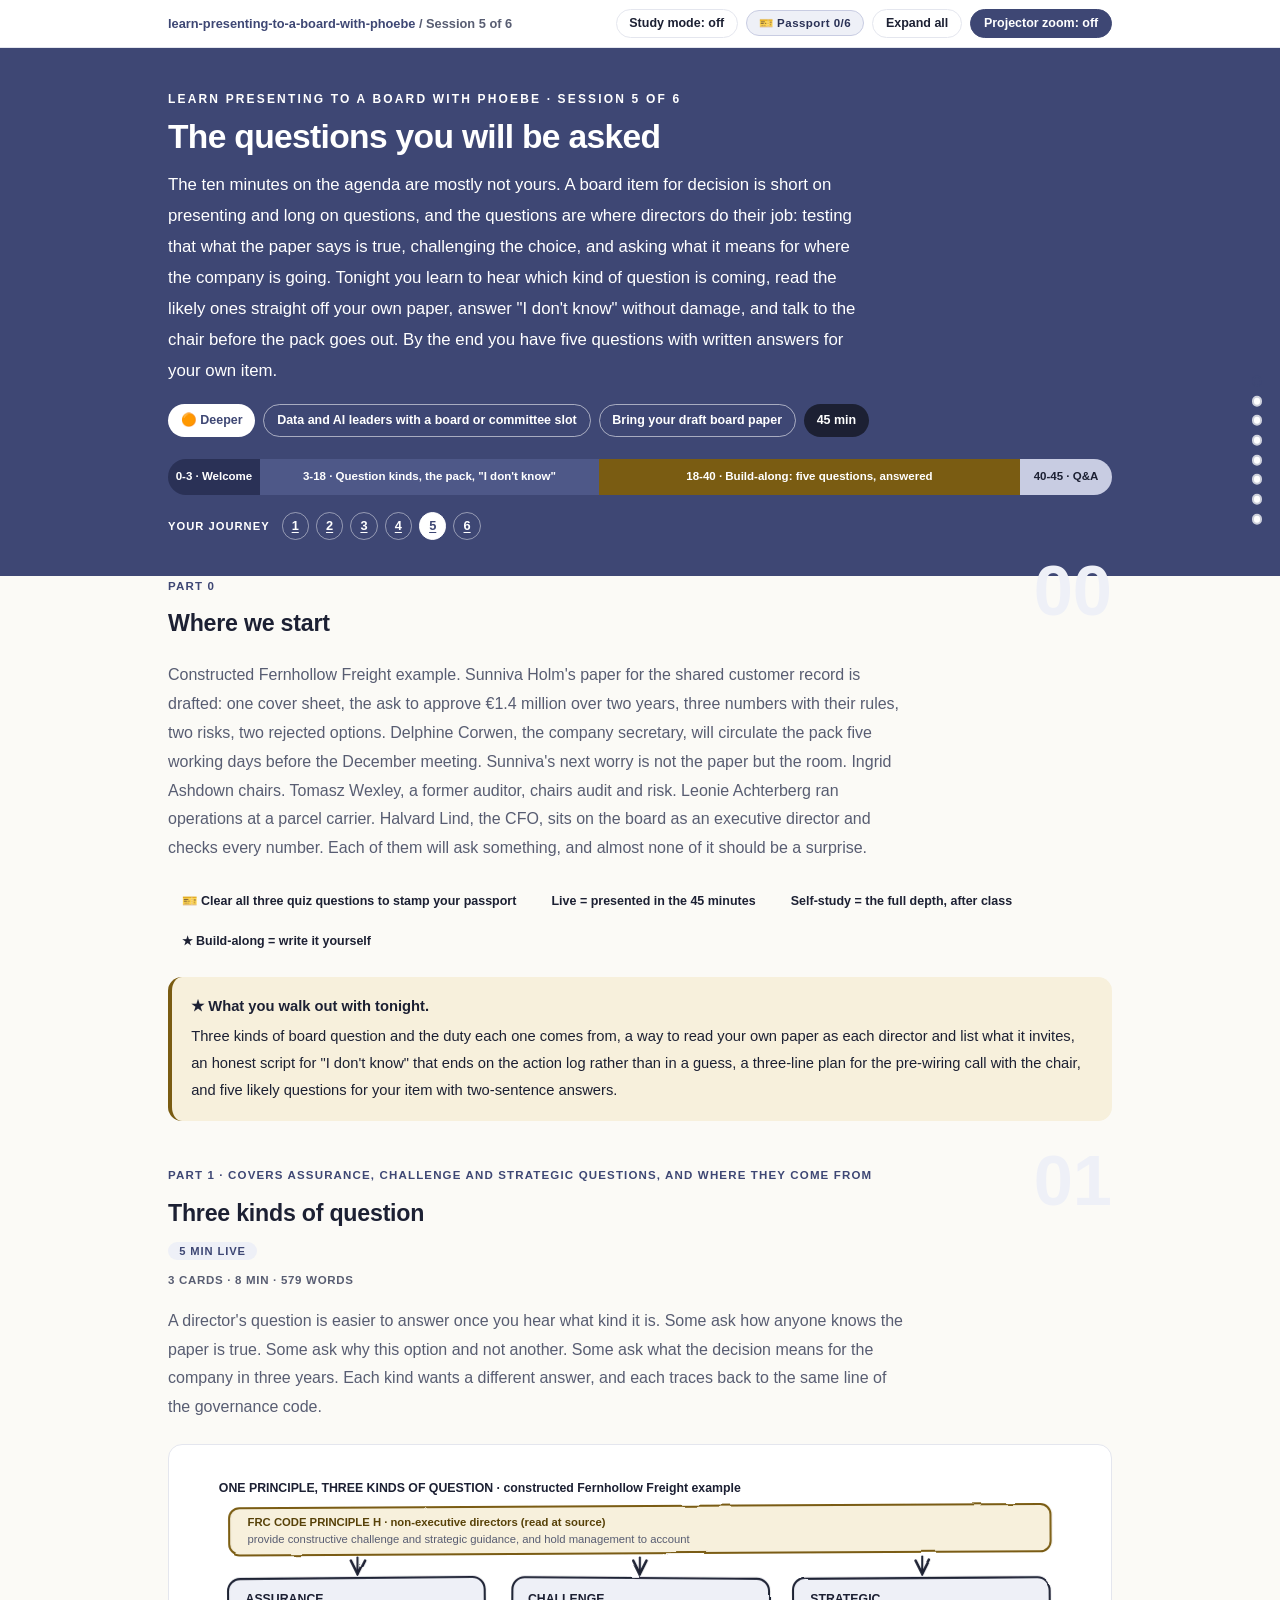
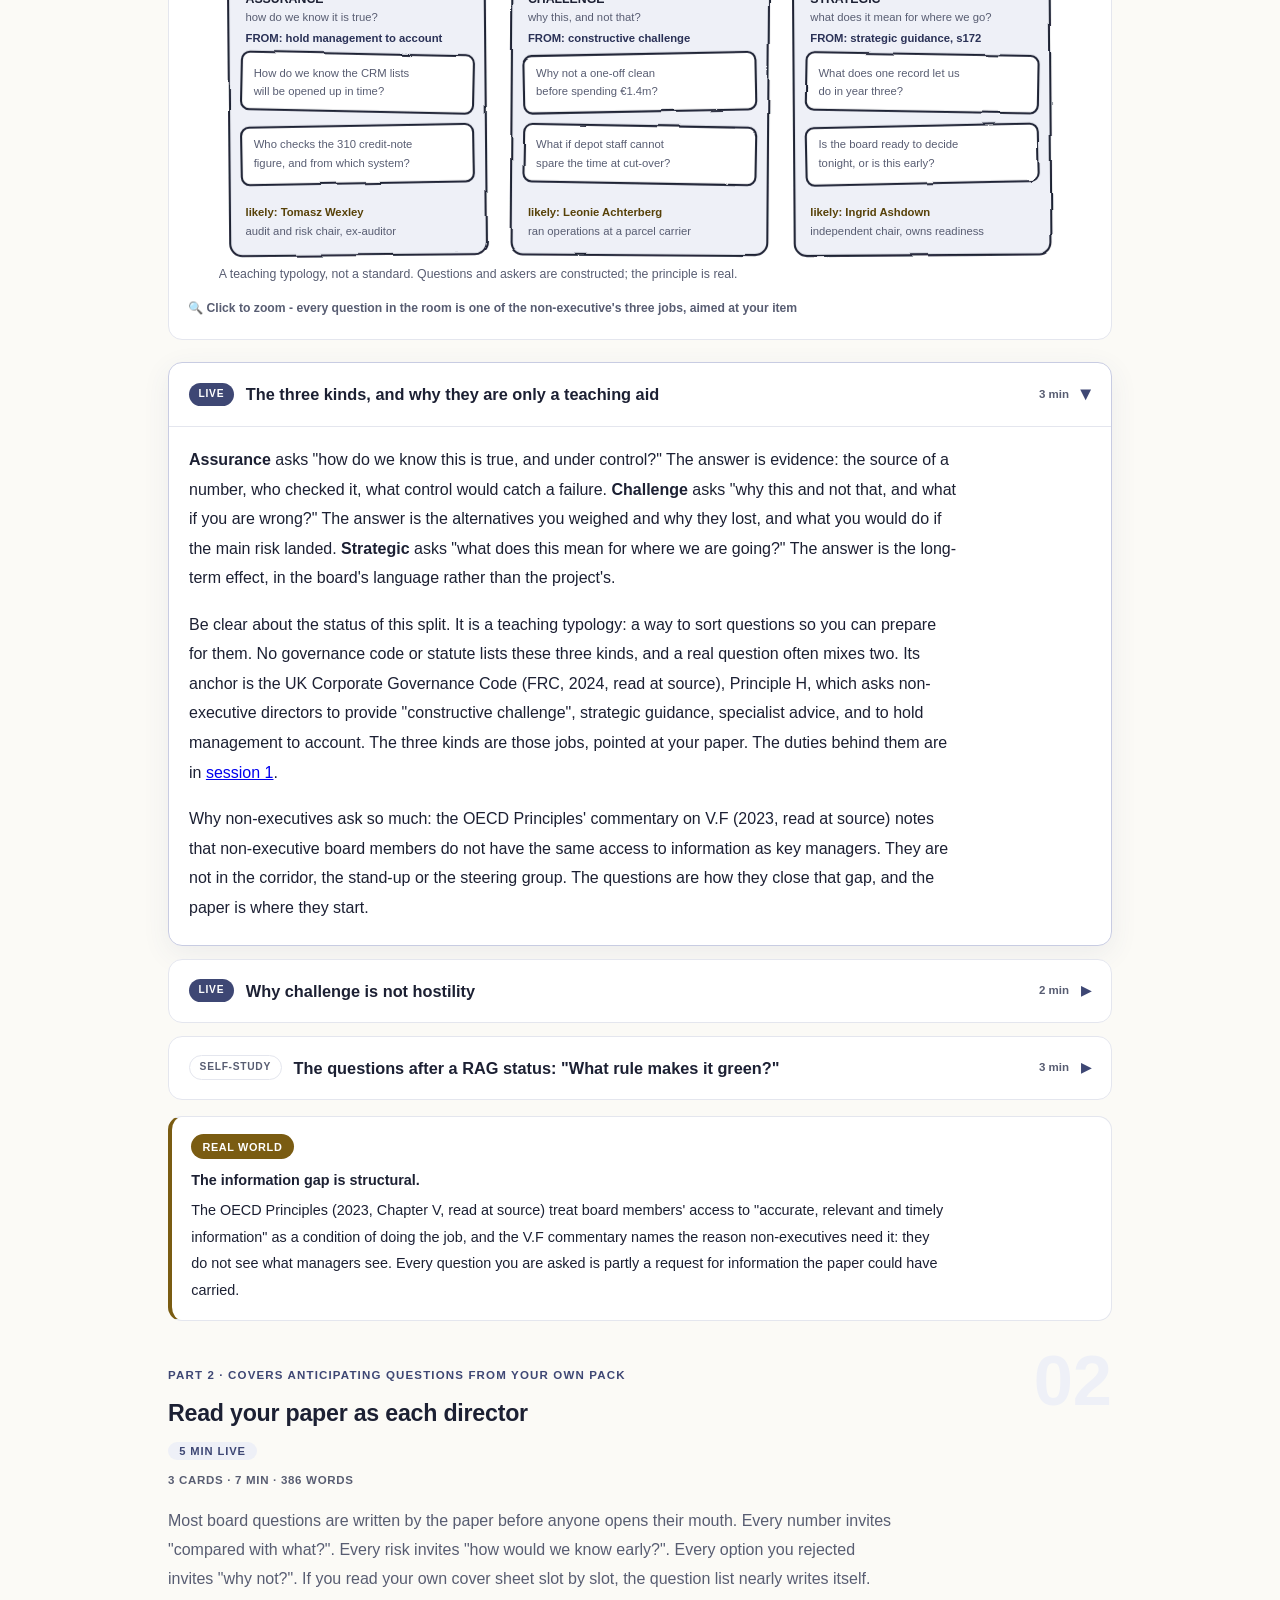
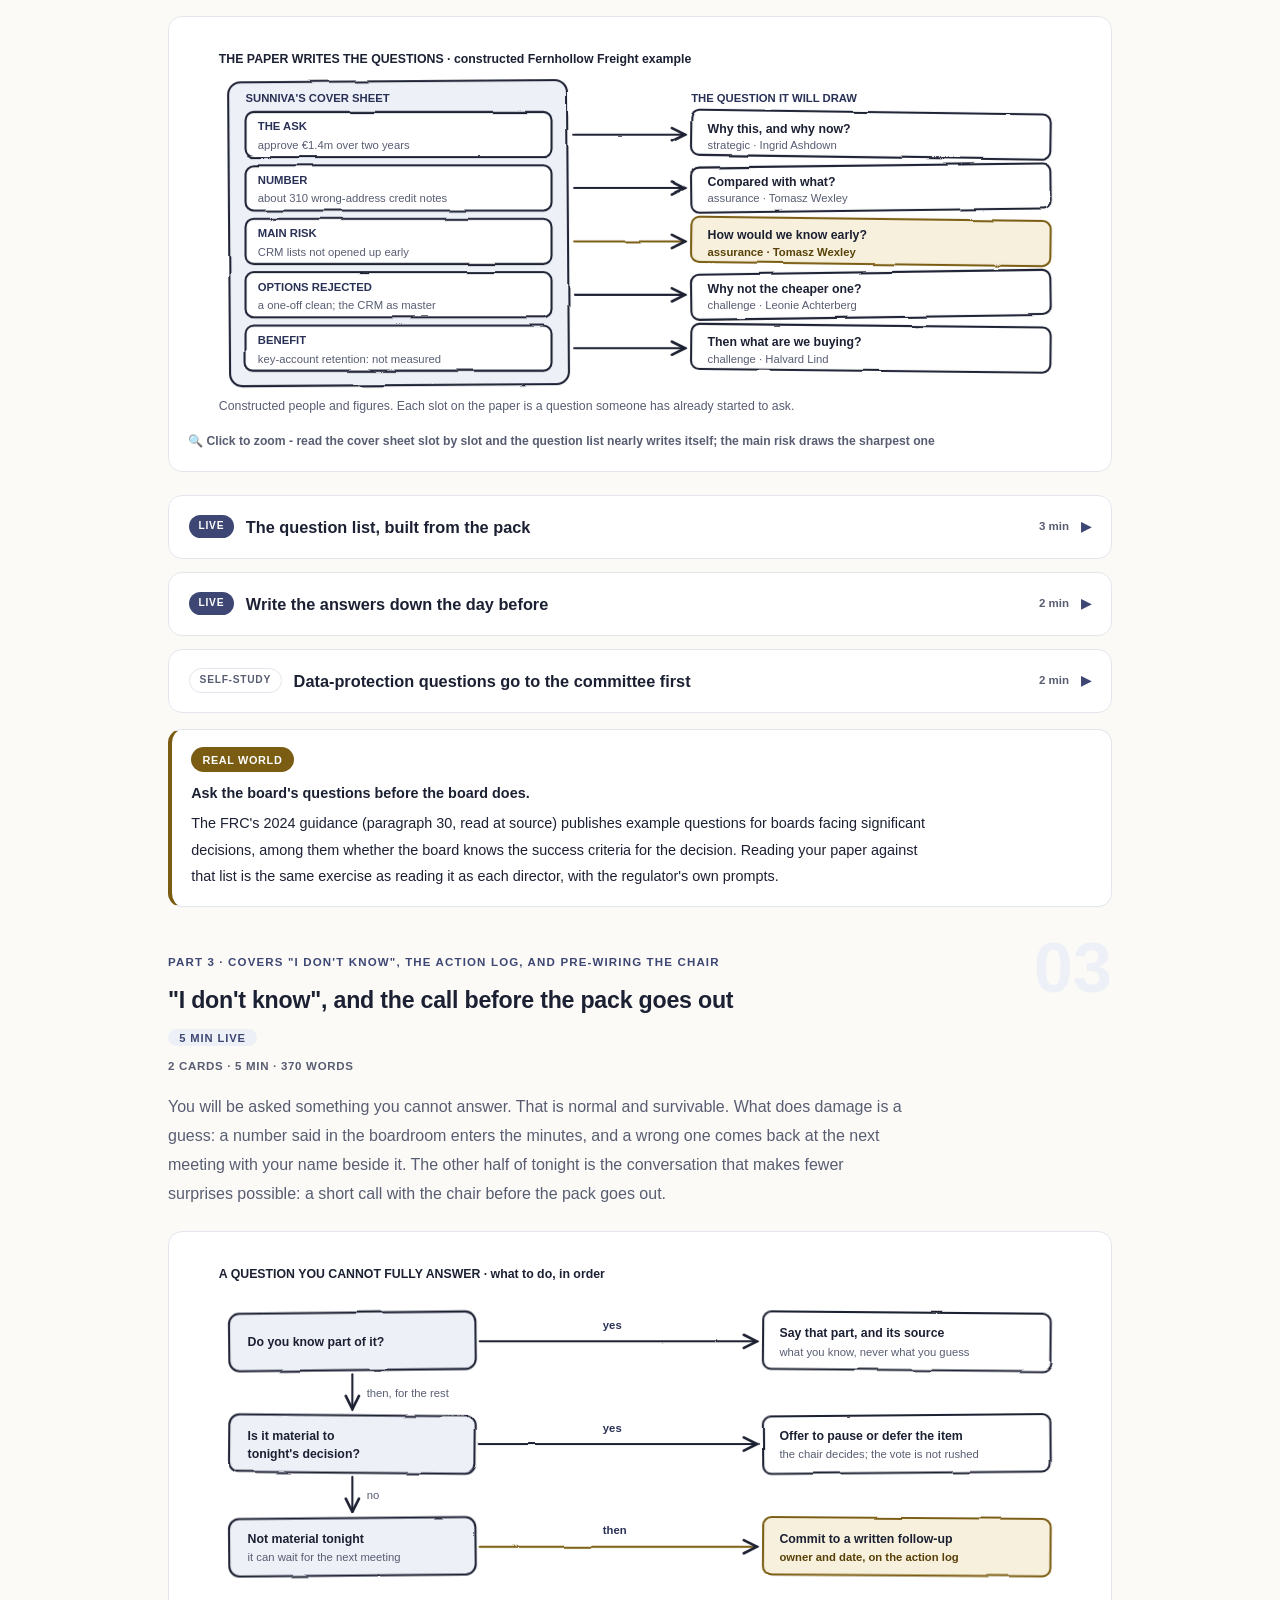
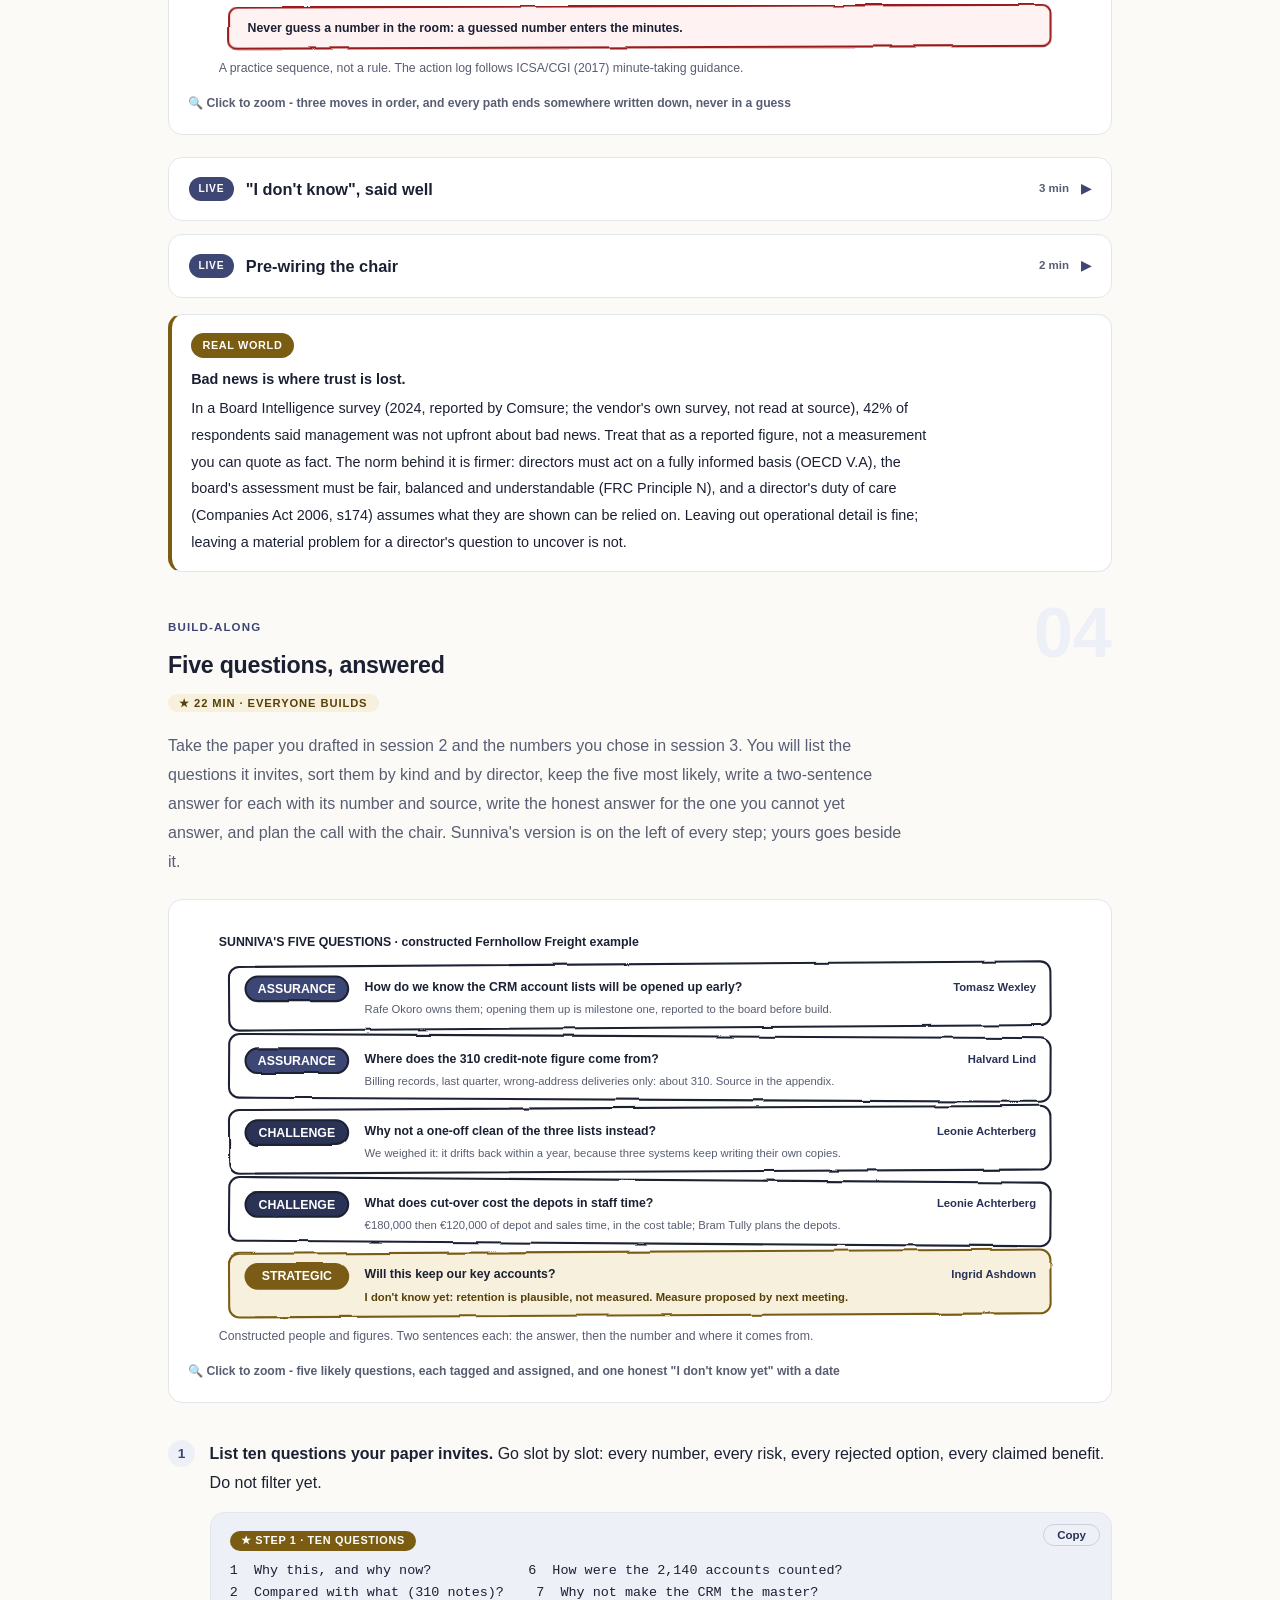
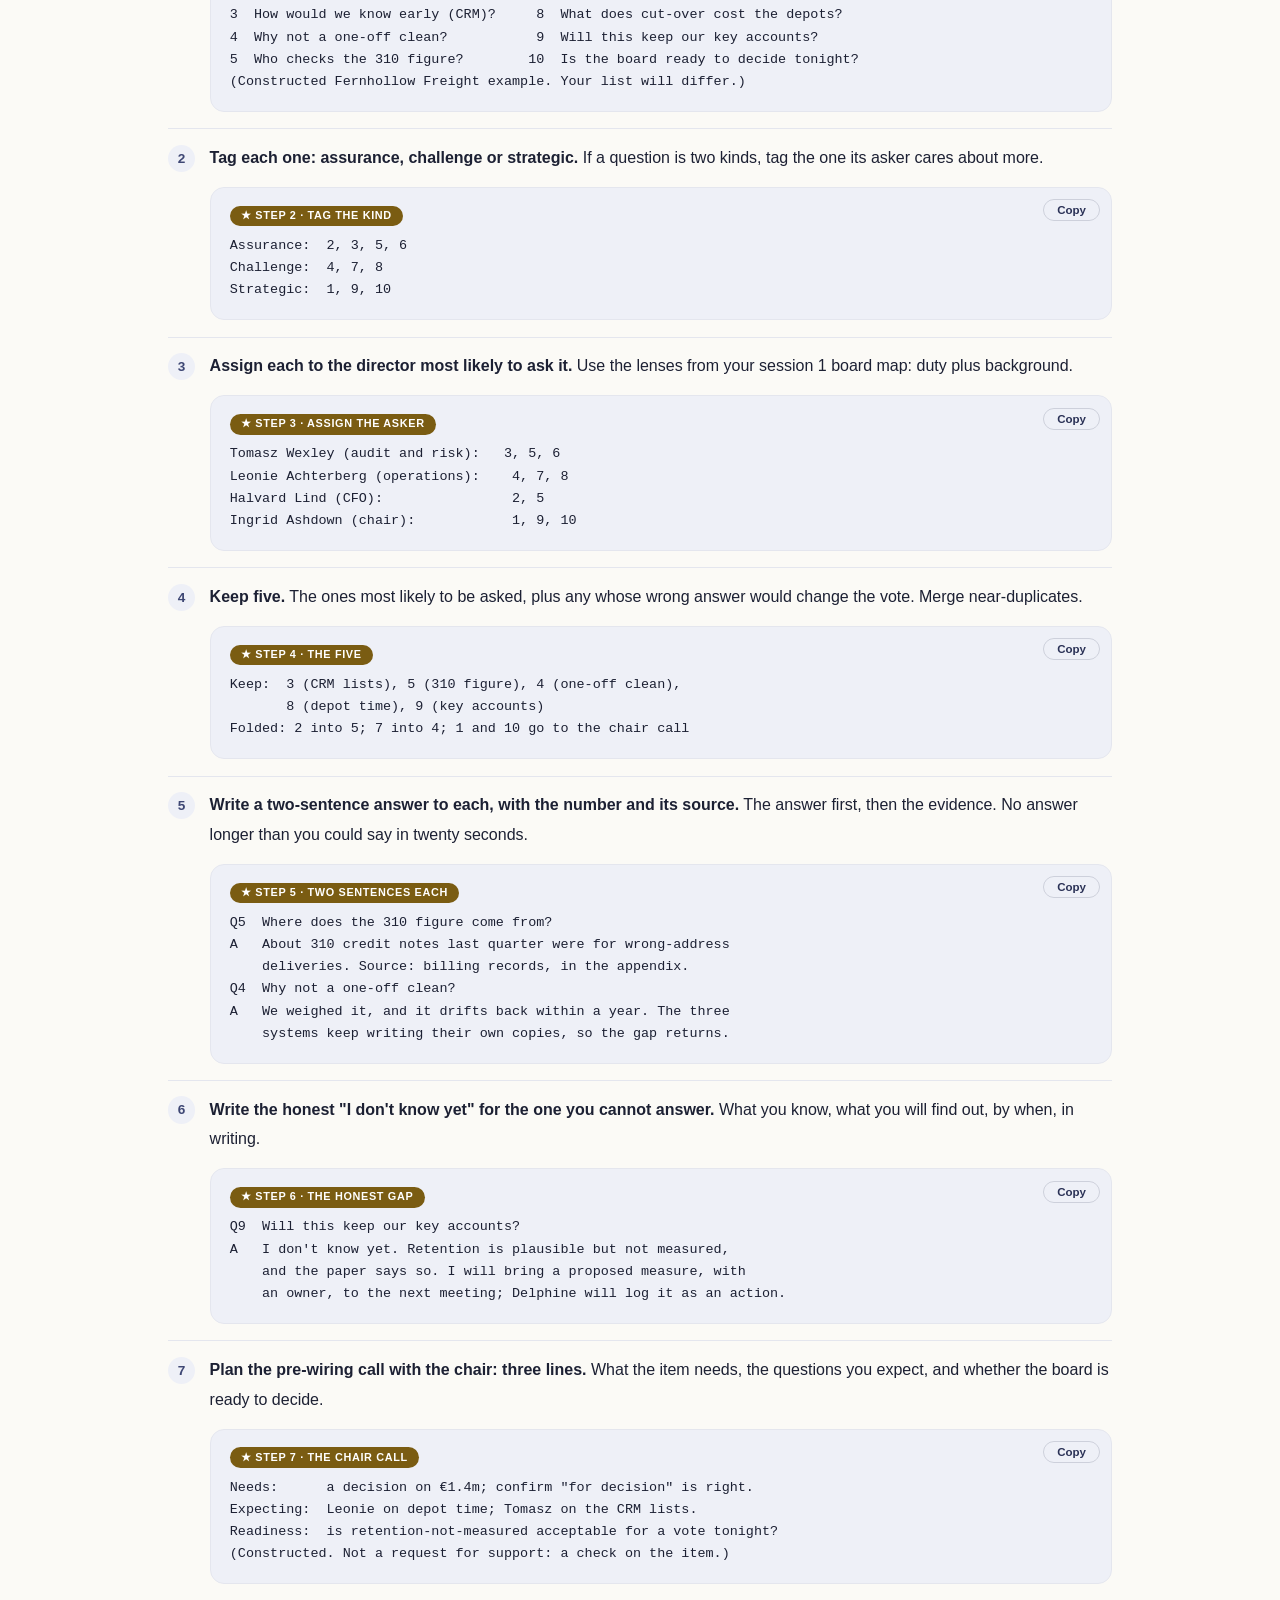
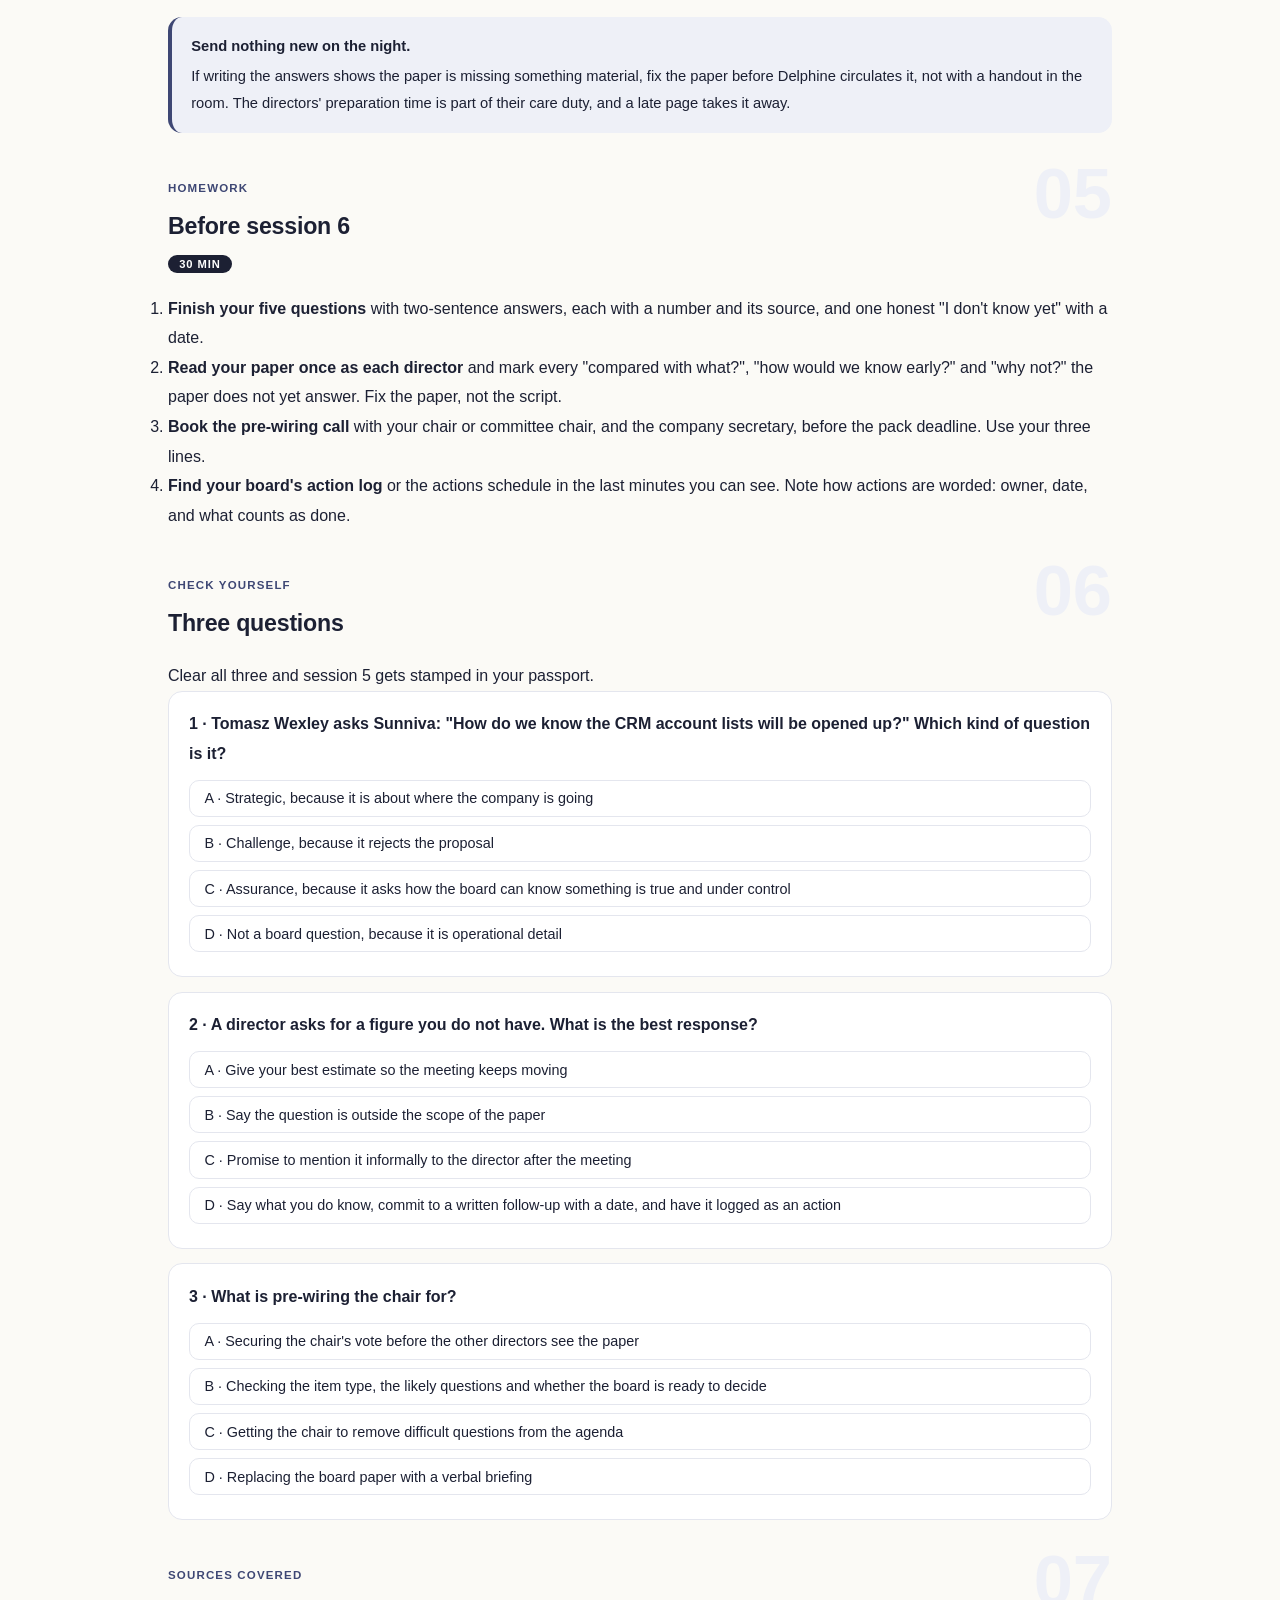
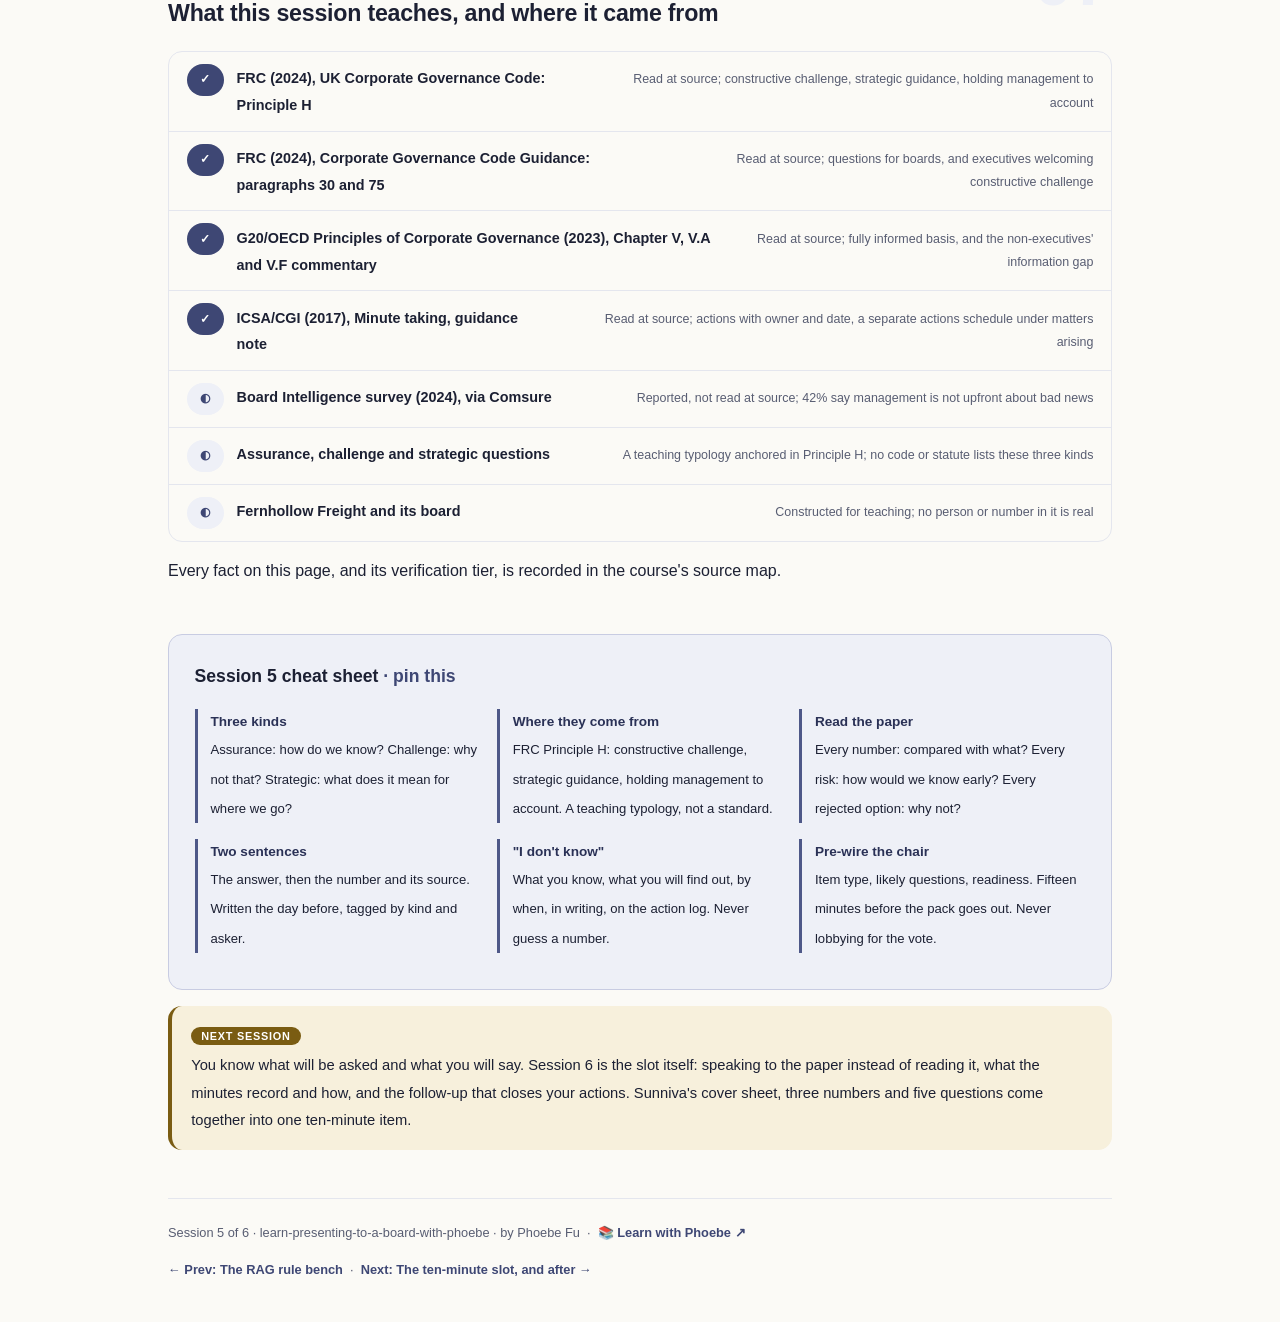
<file: courses/05-the-questions-you-will-be-asked.html>
<!DOCTYPE html>
<html lang="en">
<head>
<meta charset="UTF-8">
<meta name="viewport" content="width=device-width, initial-scale=1.0">
<!-- social:start -->
<meta name="description" content="Session 5 of 6. Directors ask three kinds of question: assurance, challenge and strategic. Read them off your own paper before the meeting, answer &quot;I don't know&quot; well, and pre-wire the chair.">
<meta property="og:type" content="article">
<meta property="og:site_name" content="Learn with Phoebe">
<meta property="og:title" content="The questions you will be asked - learn presenting to a board with phoebe">
<meta property="og:description" content="Session 5 of 6. Where board questions come from, how to predict them from your own pack, what to say when you do not know, and the short call with the chair before the pack goes out.">
<meta property="og:url" content="https://phoebefu6.github.io/learn-presenting-to-a-board-with-phoebe/courses/05-the-questions-you-will-be-asked.html">
<meta property="og:image" content="https://phoebefu6.github.io/learn-presenting-to-a-board-with-phoebe/assets/og-cover.png">
<meta property="og:image:width" content="1200">
<meta property="og:image:height" content="630">
<meta name="twitter:card" content="summary_large_image">
<meta name="twitter:title" content="The questions you will be asked - learn presenting to a board with phoebe">
<meta name="twitter:description" content="Session 5 of 6. Assurance, challenge and strategic questions, read off your own paper, and an honest answer when you do not know.">
<meta name="twitter:image" content="https://phoebefu6.github.io/learn-presenting-to-a-board-with-phoebe/assets/og-cover.png">
<!-- social:end -->
<title>Session 5 · The questions you will be asked - learn presenting to a board with phoebe</title>
<link rel="stylesheet" href="../assets/style.css?v=3">
</head>
<body>

<div class="toolbar">
  <div class="wrap">
    <span class="crumb"><a href="../index.html">learn-presenting-to-a-board-with-phoebe</a> / Session 5 of 6</span>
    <button class="btn" id="toggle-all" type="button">Expand all</button>
    <button class="btn primary" id="zoom-toggle" type="button">Projector zoom: off</button>
  </div>
</div>

<header class="masthead">
  <div class="wrap">
    <div class="eyebrow">Learn Presenting to a Board with Phoebe · Session 5 of 6</div>
    <h1>The questions you will <span class="accent">be asked</span></h1>
    <p class="sub">The ten minutes on the agenda are mostly not yours. A board item for decision is short on presenting and long on questions, and the questions are where directors do their job: testing that what the paper says is true, challenging the choice, and asking what it means for where the company is going. Tonight you learn to hear which kind of question is coming, read the likely ones straight off your own paper, answer "I don't know" without damage, and talk to the chair before the pack goes out. By the end you have five questions with written answers for your own item.</p>
    <div class="chip-row">
      <span class="chip level">🟠 Deeper</span>
      <span class="chip audience">Data and AI leaders with a board or committee slot</span>
      <span class="chip audience">Bring your draft board paper</span>
      <span class="chip time">45 min</span>
    </div>
    <div class="agenda">
      <span class="a1" style="flex:1">0-3 · Welcome</span>
      <span class="a2" style="flex:4">3-18 · Question kinds, the pack, "I don't know"</span>
      <span class="a3" style="flex:5">18-40 · Build-along: five questions, answered</span>
      <span class="a4" style="flex:1">40-45 · Q&amp;A</span>
    </div>
  </div>
</header>

<main class="wrap">

  <section class="section" id="intro">
    <div class="section-kicker">
      <span class="klabel">Part 0</span>
      <h2>Where we start</h2>
    </div>
    <p class="lede">Constructed Fernhollow Freight example. Sunniva Holm's paper for the shared customer record is drafted: one cover sheet, the ask to approve €1.4 million over two years, three numbers with their rules, two risks, two rejected options. Delphine Corwen, the company secretary, will circulate the pack five working days before the December meeting. Sunniva's next worry is not the paper but the room. Ingrid Ashdown chairs. Tomasz Wexley, a former auditor, chairs audit and risk. Leonie Achterberg ran operations at a parcel carrier. Halvard Lind, the CFO, sits on the board as an executive director and checks every number. Each of them will ask something, and almost none of it should be a surprise.</p>

    <div class="legend">
      <span class="pill">🎫 Clear all three quiz questions to stamp your passport</span>
      <span class="pill">Live = presented in the 45 minutes</span>
      <span class="pill">Self-study = the full depth, after class</span>
      <span class="pill">★ Build-along = write it yourself</span>
    </div>

    <div class="callout win">
      <p><strong>★ What you walk out with tonight.</strong> Three kinds of board question and the duty each one comes from, a way to read your own paper as each director and list what it invites, an honest script for "I don't know" that ends on the action log rather than in a guess, a three-line plan for the pre-wiring call with the chair, and five likely questions for your item with two-sentence answers.</p>
    </div>
  </section>

  <section class="section" id="part-1">
    <div class="section-kicker">
      <span class="klabel">Part 1 · covers assurance, challenge and strategic questions, and where they come from</span>
      <h2>Three kinds of question</h2>
      <span class="tag concept">5 min live</span>
    </div>
    <p class="lede">A director's question is easier to answer once you hear what kind it is. Some ask how anyone knows the paper is true. Some ask why this option and not another. Some ask what the decision means for the company in three years. Each kind wants a different answer, and each traces back to the same line of the governance code.</p>

    <figure class="zoomable">
      <svg viewBox="0 0 880 412" xmlns="http://www.w3.org/2000/svg" role="img" aria-label="One governance principle, three kinds of question. Top: FRC Code Principle H, non-executives provide constructive challenge, strategic guidance and hold management to account. Assurance, how do we know it is true, from holding management to account, likely from Tomasz Wexley: how do we know the CRM lists will be opened up in time, and who checks the 310 credit-note figure. Challenge, why this and not that, from constructive challenge, likely from Leonie Achterberg: why not a one-off clean before spending 1.4 million euros, and what if depot staff cannot spare the time at cut-over. Strategic, what does it mean for where we are going, from strategic guidance and section 172, likely from Ingrid Ashdown: what does one record let us do in year three, and is the board ready to decide tonight.">
        <defs>
          <filter id="p5aSk" x="-3%" y="-3%" width="106%" height="106%"><feTurbulence type="fractalNoise" baseFrequency="0.02" numOctaves="2" seed="51" result="n"/><feDisplacementMap in="SourceGraphic" in2="n" scale="2.4" xChannelSelector="R" yChannelSelector="G"/></filter>
          <marker id="p5aAr" viewBox="0 0 10 10" refX="9" refY="5" markerWidth="8" markerHeight="8" orient="auto"><path d="M1 1 L9 5 L1 9" fill="none" stroke="#1C2033" stroke-width="1.6" stroke-linecap="round"/></marker>
        </defs>
        <style>
          .p5aH { font: 800 12px Inter, sans-serif; fill: #1C2033; }
          .p5aL { font: 600 12px Inter, sans-serif; fill: #1C2033; }
          .p5aS { font: 400 11px Inter, sans-serif; fill: #585D72; }
          .p5aA { font: 700 11px Inter, sans-serif; fill: #2A3156; }
          .p5aB { font: 800 11px Inter, sans-serif; fill: #574108; }
          .p5aN { font: 400 12px Inter, sans-serif; fill: #585D72; }
        </style>

        <text class="p5aH" x="30" y="26">ONE PRINCIPLE, THREE KINDS OF QUESTION · constructed Fernhollow Freight example</text>

        <g filter="url(#p5aSk)" fill="none" stroke="#1C2033" stroke-width="2" stroke-linecap="round" stroke-linejoin="round">
          <rect x="40" y="40" width="800" height="46" rx="10" transform="rotate(-0.3 440 63)" fill="#F7F0DC" stroke="#7A5C12"/>
          <path d="M165 90 L165 106" marker-end="url(#p5aAr)"/>
          <path d="M440 90 L440 106" marker-end="url(#p5aAr)"/>
          <path d="M715 90 L715 106" marker-end="url(#p5aAr)"/>
          <rect x="40" y="110" width="250" height="270" rx="12" transform="rotate(-0.5 165 245)" fill="#EEF0F7"/>
          <rect x="315" y="110" width="250" height="270" rx="12" transform="rotate(0.4 440 245)" fill="#EEF0F7"/>
          <rect x="590" y="110" width="250" height="270" rx="12" transform="rotate(-0.4 715 245)" fill="#EEF0F7"/>
          <rect x="52" y="184" width="226" height="56" rx="8" transform="rotate(1.2 165 212)" fill="#FFFFFF"/>
          <rect x="52" y="254" width="226" height="56" rx="8" transform="rotate(-1 165 282)" fill="#FFFFFF"/>
          <rect x="327" y="184" width="226" height="56" rx="8" transform="rotate(-1.1 440 212)" fill="#FFFFFF"/>
          <rect x="327" y="254" width="226" height="56" rx="8" transform="rotate(1 440 282)" fill="#FFFFFF"/>
          <rect x="602" y="184" width="226" height="56" rx="8" transform="rotate(1 715 212)" fill="#FFFFFF"/>
          <rect x="602" y="254" width="226" height="56" rx="8" transform="rotate(-1.2 715 282)" fill="#FFFFFF"/>
        </g>

        <text class="p5aB" x="58" y="59">FRC CODE PRINCIPLE H · non-executive directors (read at source)</text>
        <text class="p5aS" x="58" y="76">provide constructive challenge and strategic guidance, and hold management to account</text>

        <text class="p5aH" x="56" y="134">ASSURANCE</text>
        <text class="p5aS" x="56" y="152">how do we know it is true?</text>
        <text class="p5aA" x="56" y="172">FROM: hold management to account</text>
        <text class="p5aS" x="64" y="206">How do we know the CRM lists</text>
        <text class="p5aS" x="64" y="224">will be opened up in time?</text>
        <text class="p5aS" x="64" y="276">Who checks the 310 credit-note</text>
        <text class="p5aS" x="64" y="294">figure, and from which system?</text>
        <text class="p5aB" x="56" y="342">likely: Tomasz Wexley</text>
        <text class="p5aS" x="56" y="360">audit and risk chair, ex-auditor</text>

        <text class="p5aH" x="331" y="134">CHALLENGE</text>
        <text class="p5aS" x="331" y="152">why this, and not that?</text>
        <text class="p5aA" x="331" y="172">FROM: constructive challenge</text>
        <text class="p5aS" x="339" y="206">Why not a one-off clean</text>
        <text class="p5aS" x="339" y="224">before spending €1.4m?</text>
        <text class="p5aS" x="339" y="276">What if depot staff cannot</text>
        <text class="p5aS" x="339" y="294">spare the time at cut-over?</text>
        <text class="p5aB" x="331" y="342">likely: Leonie Achterberg</text>
        <text class="p5aS" x="331" y="360">ran operations at a parcel carrier</text>

        <text class="p5aH" x="606" y="134">STRATEGIC</text>
        <text class="p5aS" x="606" y="152">what does it mean for where we go?</text>
        <text class="p5aA" x="606" y="172">FROM: strategic guidance, s172</text>
        <text class="p5aS" x="614" y="206">What does one record let us</text>
        <text class="p5aS" x="614" y="224">do in year three?</text>
        <text class="p5aS" x="614" y="276">Is the board ready to decide</text>
        <text class="p5aS" x="614" y="294">tonight, or is this early?</text>
        <text class="p5aB" x="606" y="342">likely: Ingrid Ashdown</text>
        <text class="p5aS" x="606" y="360">independent chair, owns readiness</text>

        <text class="p5aN" x="30" y="402">A teaching typology, not a standard. Questions and askers are constructed; the principle is real.</text>
      </svg>
      <figcaption>🔍 Click to zoom - every question in the room is one of the non-executive's three jobs, aimed at your item</figcaption>
    </figure>

    <details class="card" open>
      <summary><span class="mode live">Live</span>The three kinds, and why they are only a teaching aid<span class="mini">3 min</span><span class="caret">▶</span></summary>
      <div class="body">
        <p><strong>Assurance</strong> asks "how do we know this is true, and under control?" The answer is evidence: the source of a number, who checked it, what control would catch a failure. <strong>Challenge</strong> asks "why this and not that, and what if you are wrong?" The answer is the alternatives you weighed and why they lost, and what you would do if the main risk landed. <strong>Strategic</strong> asks "what does this mean for where we are going?" The answer is the long-term effect, in the board's language rather than the project's.</p>
        <p>Be clear about the status of this split. It is a teaching typology: a way to sort questions so you can prepare for them. No governance code or statute lists these three kinds, and a real question often mixes two. Its anchor is the UK Corporate Governance Code (FRC, 2024, read at source), Principle H, which asks non-executive directors to provide "constructive challenge", strategic guidance, specialist advice, and to hold management to account. The three kinds are those jobs, pointed at your paper. The duties behind them are in <a href="01-what-a-board-is-for.html">session 1</a>.</p>
        <p>Why non-executives ask so much: the OECD Principles' commentary on V.F (2023, read at source) notes that non-executive board members do not have the same access to information as key managers. They are not in the corridor, the stand-up or the steering group. The questions are how they close that gap, and the paper is where they start.</p>
      </div>
    </details>

    <details class="card">
      <summary><span class="mode live">Live</span>Why challenge is not hostility<span class="mini">2 min</span><span class="caret">▶</span></summary>
      <div class="body">
        <p>The FRC's 2024 guidance to the Code (paragraph 75, read at source) says executives should "welcome constructive challenge". That is the professional norm, and it has a reason: a director who votes for €1.4 million without testing it has not exercised the independent judgment or the care the Companies Act asks of them (sections 173 and 174). A sharp question from Leonie is her doing her job on your behalf, because a decision that survived challenge is a stronger decision for you to deliver.</p>
        <p>In practice that changes your posture. Answer the question asked, not the one you hoped for. Agree with what is right in it before you add what is missing. If a challenge exposes a weakness the paper did not name, say so plainly; the board must act on a fully informed basis (OECD V.A), and a weakness found in the room after being left out of the paper costs far more trust than one named on the cover sheet.</p>
        <p>The FRC guidance also offers boards a list of example questions for significant decisions (paragraph 30, read at source); one asks whether the board has a clear idea of the success criteria for the decision. Read that list once before you write. It is the board's own preparation, published.</p>
      </div>
    </details>

    <details class="card">
      <summary><span class="mode self">Self-study</span>The questions after a RAG status: "What rule makes it green?"<span class="mini">3 min</span><span class="caret">▶</span></summary>
      <div class="body">
        <p>Constructed Fernhollow Freight example. At the last meeting Tomasz Wexley looked at the green on-time-delivery status in the KPI pack and asked one thing: "What rule makes it green?" That is an assurance question in its purest form. He was not doubting the number; he was asking how anyone would know whether green meant good.</p>
        <p>Any colour in your paper invites the same family of questions: what is the target, how wide is the tolerance band, over what window is the trend measured, and has the rule changed since last quarter. On the <a href="04-the-rag-rule-bench.html">session 4 bench</a>, the most generous rule on the same real months printed 21 green. A director who has seen that will ask about your rule, so write it under the colour before anyone has to.</p>
      </div>
    </details>

    <div class="callout example">
      <span class="ex-pill">Real world</span>
      <p><strong>The information gap is structural.</strong> The OECD Principles (2023, Chapter V, read at source) treat board members' access to "accurate, relevant and timely information" as a condition of doing the job, and the V.F commentary names the reason non-executives need it: they do not see what managers see. Every question you are asked is partly a request for information the paper could have carried.</p>
    </div>
  </section>

  <section class="section" id="part-2">
    <div class="section-kicker">
      <span class="klabel">Part 2 · covers anticipating questions from your own pack</span>
      <h2>Read your paper as each director</h2>
      <span class="tag concept">5 min live</span>
    </div>
    <p class="lede">Most board questions are written by the paper before anyone opens their mouth. Every number invites "compared with what?". Every risk invites "how would we know early?". Every option you rejected invites "why not?". If you read your own cover sheet slot by slot, the question list nearly writes itself.</p>

    <figure class="zoomable">
      <svg viewBox="0 0 880 374" xmlns="http://www.w3.org/2000/svg" role="img" aria-label="Sunniva's cover sheet slots on the left, each with an arrow to the question it will draw on the right. The ask, approve 1.4 million euros over two years, draws: why this, and why now? from Ingrid. A number, about 310 wrong-address credit notes, draws: compared with what? from Tomasz. The main risk, CRM lists not opened up early, draws: how would we know early? from Tomasz. Options rejected, a one-off clean and the CRM as master, draws: why not the cheaper one? from Leonie. The benefit, key-account retention not measured, draws: then what are we buying? from Halvard Lind.">
        <defs>
          <filter id="p5bSk" x="-3%" y="-3%" width="106%" height="106%"><feTurbulence type="fractalNoise" baseFrequency="0.02" numOctaves="2" seed="53" result="n"/><feDisplacementMap in="SourceGraphic" in2="n" scale="2.4" xChannelSelector="R" yChannelSelector="G"/></filter>
          <marker id="p5bAr" viewBox="0 0 10 10" refX="9" refY="5" markerWidth="8" markerHeight="8" orient="auto"><path d="M1 1 L9 5 L1 9" fill="none" stroke="#1C2033" stroke-width="1.6" stroke-linecap="round"/></marker>
        </defs>
        <style>
          .p5bH { font: 800 12px Inter, sans-serif; fill: #1C2033; }
          .p5bL { font: 600 12px Inter, sans-serif; fill: #1C2033; }
          .p5bS { font: 400 11px Inter, sans-serif; fill: #585D72; }
          .p5bA { font: 700 11px Inter, sans-serif; fill: #2A3156; }
          .p5bB { font: 800 11px Inter, sans-serif; fill: #574108; }
          .p5bN { font: 400 12px Inter, sans-serif; fill: #585D72; }
        </style>

        <text class="p5bH" x="30" y="26">THE PAPER WRITES THE QUESTIONS · constructed Fernhollow Freight example</text>

        <g filter="url(#p5bSk)" fill="none" stroke="#1C2033" stroke-width="2" stroke-linecap="round" stroke-linejoin="round">
          <rect x="40" y="44" width="330" height="296" rx="12" transform="rotate(-0.4 205 192)" fill="#EEF0F7"/>
          <rect x="56" y="74" width="298" height="44" rx="8" fill="#FFFFFF"/>
          <rect x="56" y="126" width="298" height="44" rx="8" fill="#FFFFFF"/>
          <rect x="56" y="178" width="298" height="44" rx="8" fill="#FFFFFF"/>
          <rect x="56" y="230" width="298" height="44" rx="8" fill="#FFFFFF"/>
          <rect x="56" y="282" width="298" height="44" rx="8" fill="#FFFFFF"/>
          <rect x="490" y="74" width="350" height="44" rx="8" transform="rotate(0.8 665 96)" fill="#FFFFFF"/>
          <rect x="490" y="126" width="350" height="44" rx="8" transform="rotate(-0.7 665 148)" fill="#FFFFFF"/>
          <rect x="490" y="178" width="350" height="44" rx="8" transform="rotate(0.7 665 200)" fill="#F7F0DC" stroke="#7A5C12"/>
          <rect x="490" y="230" width="350" height="44" rx="8" transform="rotate(-0.8 665 252)" fill="#FFFFFF"/>
          <rect x="490" y="282" width="350" height="44" rx="8" transform="rotate(0.6 665 304)" fill="#FFFFFF"/>
          <path d="M376 96 L484 96" marker-end="url(#p5bAr)"/>
          <path d="M376 148 L484 148" marker-end="url(#p5bAr)"/>
          <path d="M376 200 L484 200" stroke="#7A5C12" marker-end="url(#p5bAr)"/>
          <path d="M376 252 L484 252" marker-end="url(#p5bAr)"/>
          <path d="M376 304 L484 304" marker-end="url(#p5bAr)"/>
        </g>

        <text class="p5bA" x="56" y="64">SUNNIVA'S COVER SHEET</text>
        <text class="p5bA" x="490" y="64">THE QUESTION IT WILL DRAW</text>

        <text class="p5bA" x="68" y="92">THE ASK</text>
        <text class="p5bS" x="68" y="110">approve €1.4m over two years</text>
        <text class="p5bA" x="68" y="144">NUMBER</text>
        <text class="p5bS" x="68" y="162">about 310 wrong-address credit notes</text>
        <text class="p5bA" x="68" y="196">MAIN RISK</text>
        <text class="p5bS" x="68" y="214">CRM lists not opened up early</text>
        <text class="p5bA" x="68" y="248">OPTIONS REJECTED</text>
        <text class="p5bS" x="68" y="266">a one-off clean; the CRM as master</text>
        <text class="p5bA" x="68" y="300">BENEFIT</text>
        <text class="p5bS" x="68" y="318">key-account retention: not measured</text>

        <text class="p5bL" x="506" y="94">Why this, and why now?</text>
        <text class="p5bS" x="506" y="110">strategic · Ingrid Ashdown</text>
        <text class="p5bL" x="506" y="146">Compared with what?</text>
        <text class="p5bS" x="506" y="162">assurance · Tomasz Wexley</text>
        <text class="p5bL" x="506" y="198">How would we know early?</text>
        <text class="p5bB" x="506" y="214">assurance · Tomasz Wexley</text>
        <text class="p5bL" x="506" y="250">Why not the cheaper one?</text>
        <text class="p5bS" x="506" y="266">challenge · Leonie Achterberg</text>
        <text class="p5bL" x="506" y="302">Then what are we buying?</text>
        <text class="p5bS" x="506" y="318">challenge · Halvard Lind</text>

        <text class="p5bN" x="30" y="364">Constructed people and figures. Each slot on the paper is a question someone has already started to ask.</text>
      </svg>
      <figcaption>🔍 Click to zoom - read the cover sheet slot by slot and the question list nearly writes itself; the main risk draws the sharpest one</figcaption>
    </figure>

    <details class="card">
      <summary><span class="mode live">Live</span>The question list, built from the pack<span class="mini">3 min</span><span class="caret">▶</span></summary>
      <div class="body">
        <p>Print your paper. Read it three times, each time as one director, with a pen. On every number write "compared with what?" and check whether the paper answers it with a target, a trend or a baseline. On every risk write "how would we know early?" and check whether there is a named signal and an owner. On every rejected option write "why not?" and check there is one line of reason. On every claimed benefit write "how measured?", and where the honest answer is "not yet", say so in the paper.</p>
        <p>Constructed Fernhollow Freight example. Sunniva's memo says fewer than half of the 2,140 accounts ordered in the last year agree on name, address and contact across the three lists. Tomasz will ask how that was counted. Her memo also says key-account retention is plausible but not measured. Halvard will ask what the board is buying if retention is not the case. Both questions are already in the paper; neither should land as a surprise.</p>
      </div>
    </details>

    <details class="card">
      <summary><span class="mode live">Live</span>Write the answers down the day before<span class="mini">2 min</span><span class="caret">▶</span></summary>
      <div class="body">
        <p>A prepared answer is two sentences: the answer, then the number and where it comes from. Write it, do not just think it, because writing shows you which answers you do not actually have. How to rehearse those answers aloud, and how to handle the question you did not see coming, is taught in <a href="https://phoebefu6.github.io/learn-public-speaking-with-phoebe/courses/06-rehearsal-and-the-questions.html">Public Speaking 06, Rehearsal and the questions ↗</a>. The board-specific part is only this: tag each question with its kind and its likely asker, so you rehearse the evidence for Tomasz and the alternatives for Leonie, not one generic answer for everyone.</p>
      </div>
    </details>

    <details class="card">
      <summary><span class="mode self">Self-study</span>Data-protection questions go to the committee first<span class="mini">2 min</span><span class="caret">▶</span></summary>
      <div class="body">
        <p>Constructed Fernhollow Freight example. One shared customer record means one place holding names, addresses and contacts for every account. Tomasz's audit and risk committee will want to test the controls around it: who can see the record, how a wrong change is caught, how the record fits the company's data-protection obligations. Those are assurance questions with a natural home in the committee, which reports to the board.</p>
        <p>Ask Delphine Corwen whether the item goes to audit and risk before the December board. If it does, the committee's questions become your rehearsal, and the board will often hear a one-line committee report instead of reopening every control. How to talk about data risk upstairs is taught in <a href="https://phoebefu6.github.io/learn-data-governance-with-phoebe/courses/e4-governance-advantage.html#board-talk">Data Governance e4, the board talk section ↗</a>.</p>
      </div>
    </details>

    <div class="callout example">
      <span class="ex-pill">Real world</span>
      <p><strong>Ask the board's questions before the board does.</strong> The FRC's 2024 guidance (paragraph 30, read at source) publishes example questions for boards facing significant decisions, among them whether the board knows the success criteria for the decision. Reading your paper against that list is the same exercise as reading it as each director, with the regulator's own prompts.</p>
    </div>
  </section>

  <section class="section" id="part-3">
    <div class="section-kicker">
      <span class="klabel">Part 3 · covers "I don't know", the action log, and pre-wiring the chair</span>
      <h2>"I don't know", and the call before the pack goes out</h2>
      <span class="tag concept">5 min live</span>
    </div>
    <p class="lede">You will be asked something you cannot answer. That is normal and survivable. What does damage is a guess: a number said in the boardroom enters the minutes, and a wrong one comes back at the next meeting with your name beside it. The other half of tonight is the conversation that makes fewer surprises possible: a short call with the chair before the pack goes out.</p>

    <figure class="zoomable">
      <svg viewBox="0 0 880 420" xmlns="http://www.w3.org/2000/svg" role="img" aria-label="Decision tree for a question you cannot fully answer. First: do you know part of it? If yes, say that part, with its source. Then, for the rest: is it material to tonight's decision? If yes, offer to pause or defer the item, and the chair decides. If no: commit to a written follow-up with an owner and a date, logged as an action. Across the bottom, a warning: never guess a number in the room, because a guessed number enters the minutes.">
        <defs>
          <filter id="p5cSk" x="-3%" y="-3%" width="106%" height="106%"><feTurbulence type="fractalNoise" baseFrequency="0.02" numOctaves="2" seed="59" result="n"/><feDisplacementMap in="SourceGraphic" in2="n" scale="2.4" xChannelSelector="R" yChannelSelector="G"/></filter>
          <marker id="p5cAr" viewBox="0 0 10 10" refX="9" refY="5" markerWidth="8" markerHeight="8" orient="auto"><path d="M1 1 L9 5 L1 9" fill="none" stroke="#1C2033" stroke-width="1.6" stroke-linecap="round"/></marker>
        </defs>
        <style>
          .p5cH { font: 800 12px Inter, sans-serif; fill: #1C2033; }
          .p5cL { font: 600 12px Inter, sans-serif; fill: #1C2033; }
          .p5cS { font: 400 11px Inter, sans-serif; fill: #585D72; }
          .p5cA { font: 700 11px Inter, sans-serif; fill: #2A3156; }
          .p5cB { font: 800 11px Inter, sans-serif; fill: #574108; }
          .p5cN { font: 400 12px Inter, sans-serif; fill: #585D72; }
        </style>

        <text class="p5cH" x="30" y="26">A QUESTION YOU CANNOT FULLY ANSWER · what to do, in order</text>

        <g filter="url(#p5cSk)" fill="none" stroke="#1C2033" stroke-width="2" stroke-linecap="round" stroke-linejoin="round">
          <rect x="40" y="60" width="240" height="56" rx="10" transform="rotate(-0.6 160 88)" fill="#EEF0F7"/>
          <rect x="40" y="160" width="240" height="56" rx="10" transform="rotate(0.5 160 188)" fill="#EEF0F7"/>
          <rect x="40" y="260" width="240" height="56" rx="10" transform="rotate(-0.5 160 288)" fill="#EEF0F7"/>
          <rect x="560" y="60" width="280" height="56" rx="8" transform="rotate(0.5 700 88)" fill="#FFFFFF"/>
          <rect x="560" y="160" width="280" height="56" rx="8" transform="rotate(-0.5 700 188)" fill="#FFFFFF"/>
          <rect x="560" y="260" width="280" height="56" rx="8" transform="rotate(0.4 700 288)" fill="#F7F0DC" stroke="#7A5C12"/>
          <rect x="40" y="346" width="800" height="40" rx="8" transform="rotate(-0.2 440 366)" fill="#FEF2F2" stroke="#991B1B"/>
          <path d="M284 88 L554 88" marker-end="url(#p5cAr)"/>
          <path d="M284 188 L554 188" marker-end="url(#p5cAr)"/>
          <path d="M284 288 L554 288" stroke="#7A5C12" marker-end="url(#p5cAr)"/>
          <path d="M160 120 L160 154" marker-end="url(#p5cAr)"/>
          <path d="M160 220 L160 254" marker-end="url(#p5cAr)"/>
        </g>

        <text class="p5cL" x="58" y="93">Do you know part of it?</text>
        <text class="p5cL" x="58" y="184">Is it material to</text>
        <text class="p5cL" x="58" y="202">tonight's decision?</text>
        <text class="p5cL" x="58" y="284">Not material tonight</text>
        <text class="p5cS" x="58" y="302">it can wait for the next meeting</text>

        <text class="p5cA" x="404" y="76">yes</text>
        <text class="p5cA" x="404" y="176">yes</text>
        <text class="p5cA" x="404" y="276">then</text>
        <text class="p5cS" x="174" y="142">then, for the rest</text>
        <text class="p5cS" x="174" y="242">no</text>

        <text class="p5cL" x="576" y="84">Say that part, and its source</text>
        <text class="p5cS" x="576" y="102">what you know, never what you guess</text>
        <text class="p5cL" x="576" y="184">Offer to pause or defer the item</text>
        <text class="p5cS" x="576" y="202">the chair decides; the vote is not rushed</text>
        <text class="p5cL" x="576" y="284">Commit to a written follow-up</text>
        <text class="p5cB" x="576" y="302">owner and date, on the action log</text>

        <text class="p5cL" x="58" y="371">Never guess a number in the room: a guessed number enters the minutes.</text>

        <text class="p5cN" x="30" y="410">A practice sequence, not a rule. The action log follows ICSA/CGI (2017) minute-taking guidance.</text>
      </svg>
      <figcaption>🔍 Click to zoom - three moves in order, and every path ends somewhere written down, never in a guess</figcaption>
    </figure>

    <details class="card">
      <summary><span class="mode live">Live</span>"I don't know", said well<span class="mini">3 min</span><span class="caret">▶</span></summary>
      <div class="body">
        <p>A good "I don't know" has four parts: what you do know, what you will find out, by when, and that you will confirm it in writing. "I don't know the exact figure for the northern depots. I know the company-wide figure is about 310 credit notes last quarter. I will have the depot split to Delphine by Friday, in writing." That answer gives the director something now, a date, and a written record they can check.</p>
        <p>The follow-up then goes on the action log. The ICSA/CGI minute-taking guidance (2017, read at source) asks minutes to record actions with an owner and a date, and to keep them in a separate actions schedule reviewed under matters arising at the next meeting. Your promise becomes a line Delphine will read out in January. Keep it, and the board learns that your "I don't know" is reliable, which is worth more than any single answer.</p>
        <p>If the answer you do not have is material to tonight's vote, do not paper over it. Offer the chair a choice: take the decision with the gap named, or defer the item. Saying how sure you are, in words a board can act on, is taught in <a href="https://phoebefu6.github.io/learn-decision-intelligence-with-phoebe/courses/04-uncertainty-you-can-promise.html">Decision Intelligence 04, Uncertainty you can promise ↗</a>.</p>
      </div>
    </details>

    <details class="card">
      <summary><span class="mode live">Live</span>Pre-wiring the chair<span class="mini">2 min</span><span class="caret">▶</span></summary>
      <div class="body">
        <p>Before the pack goes out, ask for fifteen minutes with the chair, with the company secretary if they wish. The call has three purposes: confirm what the item needs from the board and that its type is right; hear which questions the chair expects; and check readiness, meaning whether the board has enough in the paper to decide on the night. It is not lobbying for the vote. The chair's job is a well-run decision, not your project, and a call that sounds like canvassing will be treated as one.</p>
        <p>Constructed Fernhollow Freight example. Sunniva's call with Ingrid Ashdown and Delphine Corwen confirms "for decision", surfaces one expected question (Leonie on depot staff time at cut-over), and agrees that the retention claim is labelled "not measured" on the cover sheet rather than left implied. How pre-wiring works across a wider set of stakeholders is taught in <a href="https://phoebefu6.github.io/learn-stakeholder-management-with-phoebe/courses/05-coalitions-and-pre-wiring.html">Stakeholder Management 05 ↗</a>; this is the board-specific version, with one person and one purpose.</p>
      </div>
    </details>

    <div class="callout example">
      <span class="ex-pill">Real world</span>
      <p><strong>Bad news is where trust is lost.</strong> In a Board Intelligence survey (2024, reported by Comsure; the vendor's own survey, not read at source), 42% of respondents said management was not upfront about bad news. Treat that as a reported figure, not a measurement you can quote as fact. The norm behind it is firmer: directors must act on a fully informed basis (OECD V.A), the board's assessment must be fair, balanced and understandable (FRC Principle N), and a director's duty of care (Companies Act 2006, s174) assumes what they are shown can be relied on. Leaving out operational detail is fine; leaving a material problem for a director's question to uncover is not.</p>
    </div>
  </section>

  <section class="section" id="demo-1">
    <div class="section-kicker">
      <span class="klabel">Build-along</span>
      <h2>Five questions, answered</h2>
      <span class="tag demo">★ 22 min · everyone builds</span>
    </div>
    <p class="lede">Take the paper you drafted in session 2 and the numbers you chose in session 3. You will list the questions it invites, sort them by kind and by director, keep the five most likely, write a two-sentence answer for each with its number and source, write the honest answer for the one you cannot yet answer, and plan the call with the chair. Sunniva's version is on the left of every step; yours goes beside it.</p>

    <figure class="zoomable">
      <svg viewBox="0 0 880 420" xmlns="http://www.w3.org/2000/svg" role="img" aria-label="Five question cards for Sunniva. One, assurance, Tomasz Wexley: how do we know the CRM account lists will be opened up early? Answer: Rafe Okoro owns them; opening them is milestone one, reported before build. Two, assurance, Halvard Lind: where does the 310 credit-note figure come from? Answer: billing records, last quarter, wrong-address deliveries only. Three, challenge, Leonie Achterberg: why not a one-off clean instead? Answer: it drifts back within a year. Four, challenge, Leonie Achterberg: what does cut-over cost the depots in staff time? Answer: 180,000 then 120,000 euros of depot and sales time. Five, strategic, Ingrid Ashdown, highlighted: will this keep our key accounts? Answer: I don't know yet; retention is plausible, not measured; a measure proposed by the next meeting.">
        <defs>
          <filter id="p5dSk" x="-3%" y="-3%" width="106%" height="106%"><feTurbulence type="fractalNoise" baseFrequency="0.02" numOctaves="2" seed="61" result="n"/><feDisplacementMap in="SourceGraphic" in2="n" scale="2.4" xChannelSelector="R" yChannelSelector="G"/></filter>
        </defs>
        <style>
          .p5dH { font: 800 12px Inter, sans-serif; fill: #1C2033; }
          .p5dL { font: 600 12px Inter, sans-serif; fill: #1C2033; }
          .p5dS { font: 400 11px Inter, sans-serif; fill: #585D72; }
          .p5dA { font: 700 11px Inter, sans-serif; fill: #2A3156; }
          .p5dB { font: 800 11px Inter, sans-serif; fill: #574108; }
          .p5dW { font: 800 12px Inter, sans-serif; fill: #FFFFFF; }
          .p5dN { font: 400 12px Inter, sans-serif; fill: #585D72; }
        </style>

        <text class="p5dH" x="30" y="26">SUNNIVA'S FIVE QUESTIONS · constructed Fernhollow Freight example</text>

        <g filter="url(#p5dSk)" fill="none" stroke="#1C2033" stroke-width="2" stroke-linecap="round" stroke-linejoin="round">
          <rect x="40" y="44" width="800" height="62" rx="10" transform="rotate(-0.4 440 75)" fill="#FFFFFF"/>
          <rect x="40" y="114" width="800" height="62" rx="10" transform="rotate(0.3 440 145)" fill="#FFFFFF"/>
          <rect x="40" y="184" width="800" height="62" rx="10" transform="rotate(-0.3 440 215)" fill="#FFFFFF"/>
          <rect x="40" y="254" width="800" height="62" rx="10" transform="rotate(0.4 440 285)" fill="#FFFFFF"/>
          <rect x="40" y="324" width="800" height="62" rx="10" transform="rotate(-0.3 440 355)" fill="#F7F0DC" stroke="#7A5C12"/>
          <rect x="56" y="56" width="100" height="24" rx="12" fill="#3E4774"/>
          <rect x="56" y="126" width="100" height="24" rx="12" fill="#3E4774"/>
          <rect x="56" y="196" width="100" height="24" rx="12" fill="#2A3156"/>
          <rect x="56" y="266" width="100" height="24" rx="12" fill="#2A3156"/>
          <rect x="56" y="336" width="100" height="24" rx="12" fill="#7A5C12" stroke="#7A5C12"/>
        </g>

        <text class="p5dW" x="106" y="72" text-anchor="middle">ASSURANCE</text>
        <text class="p5dL" x="172" y="70">How do we know the CRM account lists will be opened up early?</text>
        <text class="p5dS" x="172" y="92">Rafe Okoro owns them; opening them up is milestone one, reported to the board before build.</text>
        <text class="p5dA" x="826" y="70" text-anchor="end">Tomasz Wexley</text>

        <text class="p5dW" x="106" y="142" text-anchor="middle">ASSURANCE</text>
        <text class="p5dL" x="172" y="140">Where does the 310 credit-note figure come from?</text>
        <text class="p5dS" x="172" y="162">Billing records, last quarter, wrong-address deliveries only: about 310. Source in the appendix.</text>
        <text class="p5dA" x="826" y="140" text-anchor="end">Halvard Lind</text>

        <text class="p5dW" x="106" y="212" text-anchor="middle">CHALLENGE</text>
        <text class="p5dL" x="172" y="210">Why not a one-off clean of the three lists instead?</text>
        <text class="p5dS" x="172" y="232">We weighed it: it drifts back within a year, because three systems keep writing their own copies.</text>
        <text class="p5dA" x="826" y="210" text-anchor="end">Leonie Achterberg</text>

        <text class="p5dW" x="106" y="282" text-anchor="middle">CHALLENGE</text>
        <text class="p5dL" x="172" y="280">What does cut-over cost the depots in staff time?</text>
        <text class="p5dS" x="172" y="302">€180,000 then €120,000 of depot and sales time, in the cost table; Bram Tully plans the depots.</text>
        <text class="p5dA" x="826" y="280" text-anchor="end">Leonie Achterberg</text>

        <text class="p5dW" x="106" y="352" text-anchor="middle">STRATEGIC</text>
        <text class="p5dL" x="172" y="350">Will this keep our key accounts?</text>
        <text class="p5dB" x="172" y="372">I don't know yet: retention is plausible, not measured. Measure proposed by next meeting.</text>
        <text class="p5dA" x="826" y="350" text-anchor="end">Ingrid Ashdown</text>

        <text class="p5dN" x="30" y="410">Constructed people and figures. Two sentences each: the answer, then the number and where it comes from.</text>
      </svg>
      <figcaption>🔍 Click to zoom - five likely questions, each tagged and assigned, and one honest "I don't know yet" with a date</figcaption>
    </figure>

    <div class="steps">
      <div class="step">
        <p><strong>List ten questions your paper invites.</strong> Go slot by slot: every number, every risk, every rejected option, every claimed benefit. Do not filter yet.</p>
        <div class="prompt-box good"><span class="label">★ Step 1 · ten questions</span>1  Why this, and why now?            6  How were the 2,140 accounts counted?
2  Compared with what (310 notes)?    7  Why not make the CRM the master?
3  How would we know early (CRM)?     8  What does cut-over cost the depots?
4  Why not a one-off clean?           9  Will this keep our key accounts?
5  Who checks the 310 figure?        10  Is the board ready to decide tonight?
(Constructed Fernhollow Freight example. Your list will differ.)</div>
      </div>
      <div class="step">
        <p><strong>Tag each one: assurance, challenge or strategic.</strong> If a question is two kinds, tag the one its asker cares about more.</p>
        <div class="prompt-box good"><span class="label">★ Step 2 · tag the kind</span>Assurance:  2, 3, 5, 6
Challenge:  4, 7, 8
Strategic:  1, 9, 10</div>
      </div>
      <div class="step">
        <p><strong>Assign each to the director most likely to ask it.</strong> Use the lenses from your session 1 board map: duty plus background.</p>
        <div class="prompt-box good"><span class="label">★ Step 3 · assign the asker</span>Tomasz Wexley (audit and risk):   3, 5, 6
Leonie Achterberg (operations):    4, 7, 8
Halvard Lind (CFO):                2, 5
Ingrid Ashdown (chair):            1, 9, 10</div>
      </div>
      <div class="step">
        <p><strong>Keep five.</strong> The ones most likely to be asked, plus any whose wrong answer would change the vote. Merge near-duplicates.</p>
        <div class="prompt-box good"><span class="label">★ Step 4 · the five</span>Keep:  3 (CRM lists), 5 (310 figure), 4 (one-off clean),
       8 (depot time), 9 (key accounts)
Folded: 2 into 5; 7 into 4; 1 and 10 go to the chair call</div>
      </div>
      <div class="step">
        <p><strong>Write a two-sentence answer to each, with the number and its source.</strong> The answer first, then the evidence. No answer longer than you could say in twenty seconds.</p>
        <div class="prompt-box good"><span class="label">★ Step 5 · two sentences each</span>Q5  Where does the 310 figure come from?
A   About 310 credit notes last quarter were for wrong-address
    deliveries. Source: billing records, in the appendix.
Q4  Why not a one-off clean?
A   We weighed it, and it drifts back within a year. The three
    systems keep writing their own copies, so the gap returns.</div>
      </div>
      <div class="step">
        <p><strong>Write the honest "I don't know yet" for the one you cannot answer.</strong> What you know, what you will find out, by when, in writing.</p>
        <div class="prompt-box good"><span class="label">★ Step 6 · the honest gap</span>Q9  Will this keep our key accounts?
A   I don't know yet. Retention is plausible but not measured,
    and the paper says so. I will bring a proposed measure, with
    an owner, to the next meeting; Delphine will log it as an action.</div>
      </div>
      <div class="step">
        <p><strong>Plan the pre-wiring call with the chair: three lines.</strong> What the item needs, the questions you expect, and whether the board is ready to decide.</p>
        <div class="prompt-box good"><span class="label">★ Step 7 · the chair call</span>Needs:      a decision on €1.4m; confirm "for decision" is right.
Expecting:  Leonie on depot time; Tomasz on the CRM lists.
Readiness:  is retention-not-measured acceptable for a vote tonight?
(Constructed. Not a request for support: a check on the item.)</div>
      </div>
    </div>

    <div class="callout tip">
      <p><strong>Send nothing new on the night.</strong> If writing the answers shows the paper is missing something material, fix the paper before Delphine circulates it, not with a handout in the room. The directors' preparation time is part of their care duty, and a late page takes it away.</p>
    </div>
  </section>

  <section class="section" id="exercise">
    <div class="section-kicker">
      <span class="klabel">Homework</span>
      <h2>Before session 6</h2>
      <span class="tag exercise">30 min</span>
    </div>
    <ol>
      <li><strong>Finish your five questions</strong> with two-sentence answers, each with a number and its source, and one honest "I don't know yet" with a date.</li>
      <li><strong>Read your paper once as each director</strong> and mark every "compared with what?", "how would we know early?" and "why not?" the paper does not yet answer. Fix the paper, not the script.</li>
      <li><strong>Book the pre-wiring call</strong> with your chair or committee chair, and the company secretary, before the pack deadline. Use your three lines.</li>
      <li><strong>Find your board's action log</strong> or the actions schedule in the last minutes you can see. Note how actions are worded: owner, date, and what counts as done.</li>
    </ol>
  </section>

  <section class="section" id="quiz">
    <div class="section-kicker">
      <span class="klabel">Check yourself</span>
      <h2>Three questions</h2>
    </div>
    <p>Clear all three and session 5 gets stamped in your passport.</p>

    <div class="quiz-q" data-answer="2">
      <p class="qtext">1 · Tomasz Wexley asks Sunniva: "How do we know the CRM account lists will be opened up?" Which kind of question is it?</p>
      <button class="qopt" type="button">A · Strategic, because it is about where the company is going</button>
      <button class="qopt" type="button">B · Challenge, because it rejects the proposal</button>
      <button class="qopt" type="button">C · Assurance, because it asks how the board can know something is true and under control</button>
      <button class="qopt" type="button">D · Not a board question, because it is operational detail</button>
      <p class="qwhy">"How do we know?" is the signature of an assurance question: it asks for evidence and control, not for a different choice or a long-term view. It is a board question because the main risk of the project sits on it. The typology is a teaching aid, but this one is clear.</p>
    </div>

    <div class="quiz-q" data-answer="3">
      <p class="qtext">2 · A director asks for a figure you do not have. What is the best response?</p>
      <button class="qopt" type="button">A · Give your best estimate so the meeting keeps moving</button>
      <button class="qopt" type="button">B · Say the question is outside the scope of the paper</button>
      <button class="qopt" type="button">C · Promise to mention it informally to the director after the meeting</button>
      <button class="qopt" type="button">D · Say what you do know, commit to a written follow-up with a date, and have it logged as an action</button>
      <p class="qwhy">A guessed number enters the minutes and returns at the next meeting. Deflecting leaves the director's question unanswered, and an informal word reaches one person, not the board. The ICSA/CGI minute-taking guidance records actions with an owner and a date, reviewed under matters arising.</p>
    </div>

    <div class="quiz-q" data-answer="1">
      <p class="qtext">3 · What is pre-wiring the chair for?</p>
      <button class="qopt" type="button">A · Securing the chair's vote before the other directors see the paper</button>
      <button class="qopt" type="button">B · Checking the item type, the likely questions and whether the board is ready to decide</button>
      <button class="qopt" type="button">C · Getting the chair to remove difficult questions from the agenda</button>
      <button class="qopt" type="button">D · Replacing the board paper with a verbal briefing</button>
      <p class="qwhy">The chair runs a well-informed decision, not a campaign. The call confirms the item is set up right, surfaces the questions the chair expects, and tests readiness. Lobbying for the vote undermines the independent judgment each director owes the company.</p>
    </div>

    <p class="quiz-score"></p>
  </section>

  <section class="section" id="official">
    <div class="section-kicker">
      <span class="klabel">Sources covered</span>
      <h2>What this session teaches, and where it came from</h2>
    </div>
    <div class="covered">
      <div class="covered-row"><span class="status pill solid">✓</span><span class="name">FRC (2024), UK Corporate Governance Code: Principle H</span><span class="note">Read at source; constructive challenge, strategic guidance, holding management to account</span></div>
      <div class="covered-row"><span class="status pill solid">✓</span><span class="name">FRC (2024), Corporate Governance Code Guidance: paragraphs 30 and 75</span><span class="note">Read at source; questions for boards, and executives welcoming constructive challenge</span></div>
      <div class="covered-row"><span class="status pill solid">✓</span><span class="name">G20/OECD Principles of Corporate Governance (2023), Chapter V, V.A and V.F commentary</span><span class="note">Read at source; fully informed basis, and the non-executives' information gap</span></div>
      <div class="covered-row"><span class="status pill solid">✓</span><span class="name">ICSA/CGI (2017), Minute taking, guidance note</span><span class="note">Read at source; actions with owner and date, a separate actions schedule under matters arising</span></div>
      <div class="covered-row"><span class="status pill light">◐</span><span class="name">Board Intelligence survey (2024), via Comsure</span><span class="note">Reported, not read at source; 42% say management is not upfront about bad news</span></div>
      <div class="covered-row"><span class="status pill light">◐</span><span class="name">Assurance, challenge and strategic questions</span><span class="note">A teaching typology anchored in Principle H; no code or statute lists these three kinds</span></div>
      <div class="covered-row"><span class="status pill light">◐</span><span class="name">Fernhollow Freight and its board</span><span class="note">Constructed for teaching; no person or number in it is real</span></div>
    </div>
    <p class="mono" style="margin-top:14px">Every fact on this page, and its verification tier, is recorded in the course's source map.</p>
  </section>

  <section class="cheat" id="cheatsheet">
    <h3>Session 5 cheat sheet <span>· pin this</span></h3>
    <div class="grid-2">
      <div class="cheat-item"><b>Three kinds</b><span>Assurance: how do we know? Challenge: why not that? Strategic: what does it mean for where we go?</span></div>
      <div class="cheat-item"><b>Where they come from</b><span>FRC Principle H: constructive challenge, strategic guidance, holding management to account. A teaching typology, not a standard.</span></div>
      <div class="cheat-item"><b>Read the paper</b><span>Every number: compared with what? Every risk: how would we know early? Every rejected option: why not?</span></div>
      <div class="cheat-item"><b>Two sentences</b><span>The answer, then the number and its source. Written the day before, tagged by kind and asker.</span></div>
      <div class="cheat-item"><b>"I don't know"</b><span>What you know, what you will find out, by when, in writing, on the action log. Never guess a number.</span></div>
      <div class="cheat-item"><b>Pre-wire the chair</b><span>Item type, likely questions, readiness. Fifteen minutes before the pack goes out. Never lobbying for the vote.</span></div>
    </div>
  </section>

  <div class="callout next">
    <span class="nx-pill">Next session</span>
    <p>You know what will be asked and what you will say. Session 6 is the slot itself: speaking to the paper instead of reading it, what the minutes record and how, and the follow-up that closes your actions. Sunniva's cover sheet, three numbers and five questions come together into one ten-minute item.</p>
  </div>

  <footer class="pagefoot">
    <span>Session 5 of 6 · learn-presenting-to-a-board-with-phoebe · by Phoebe Fu &nbsp;·&nbsp; 📚 <a href="https://phoebefu6.github.io/learn-with-phoebe/">Learn with Phoebe ↗</a></span>
    <span><a href="04-the-rag-rule-bench.html">← Prev: The RAG rule bench</a> &nbsp;·&nbsp; <a href="06-the-ten-minute-slot-and-after.html">Next: The ten-minute slot, and after →</a></span>
  </footer>

</main>

<script src="../assets/app.js?v=3"></script>
</body>
</html>
</file>
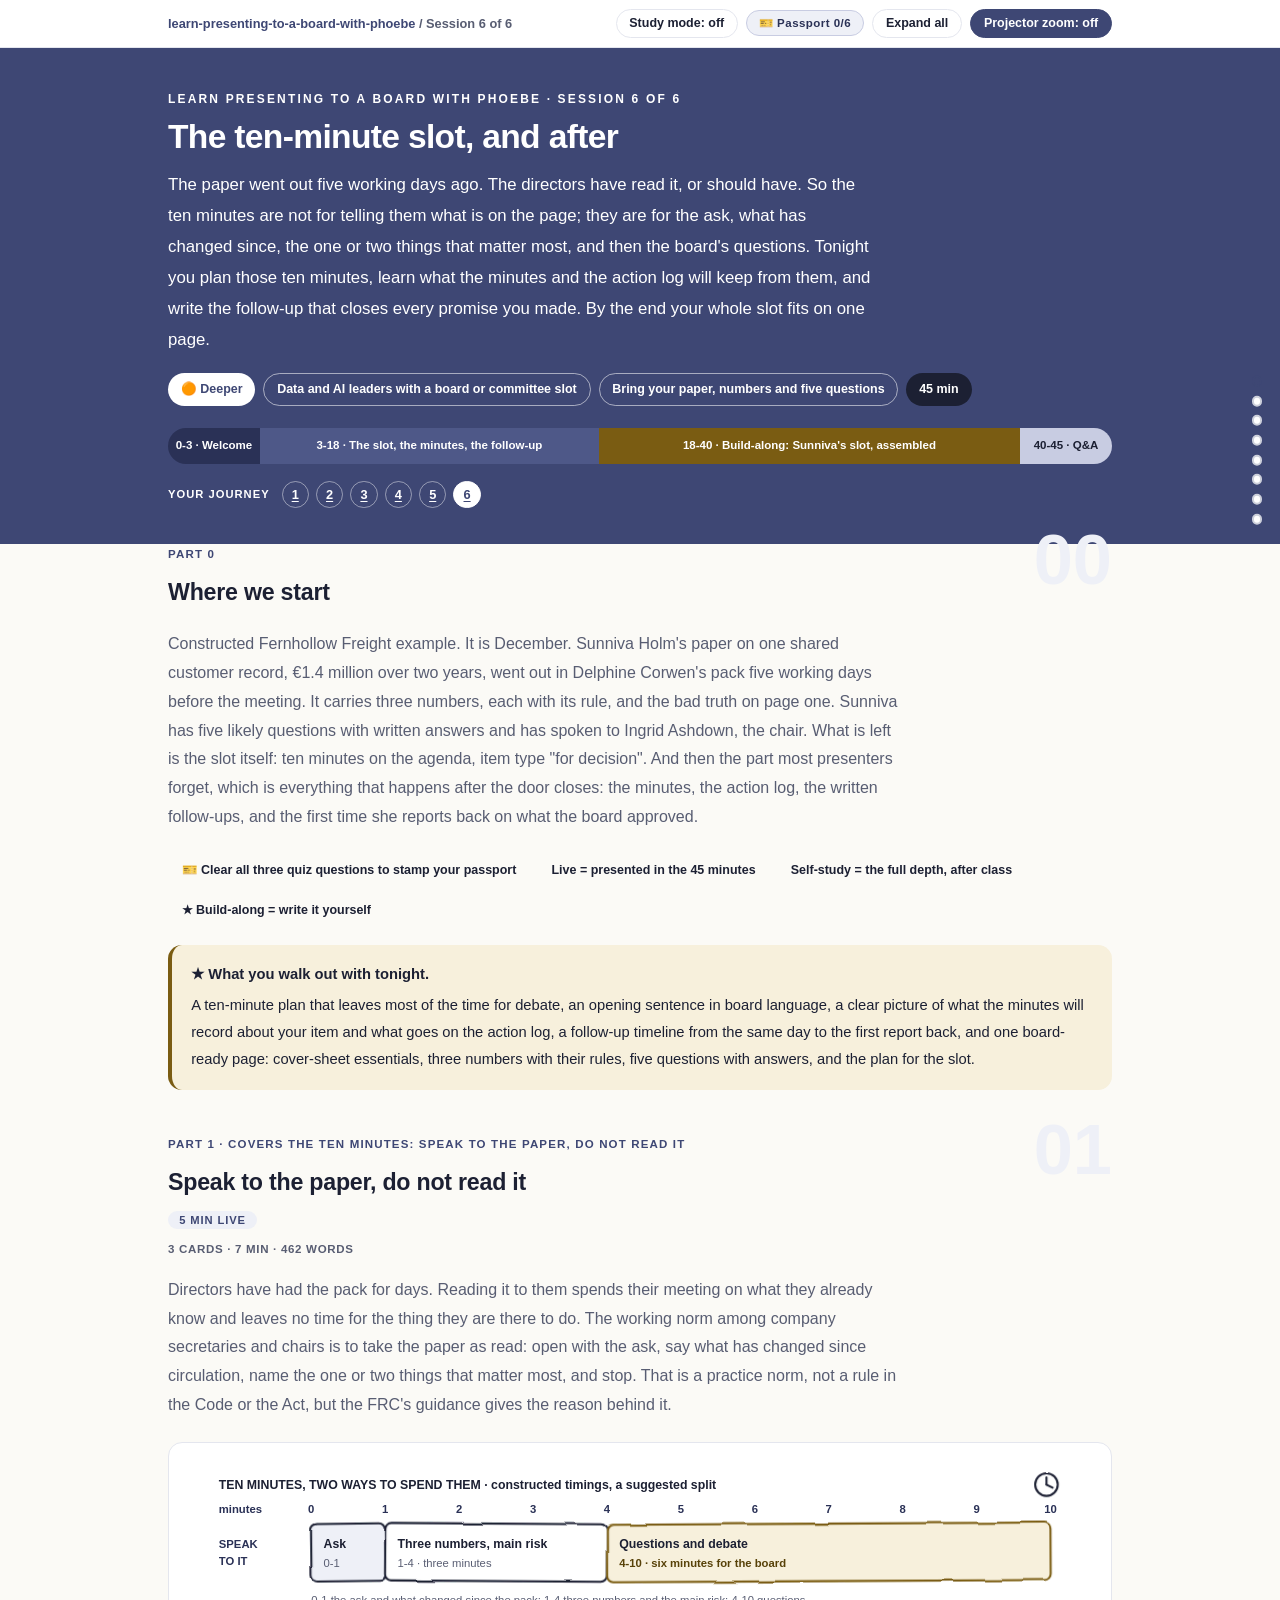
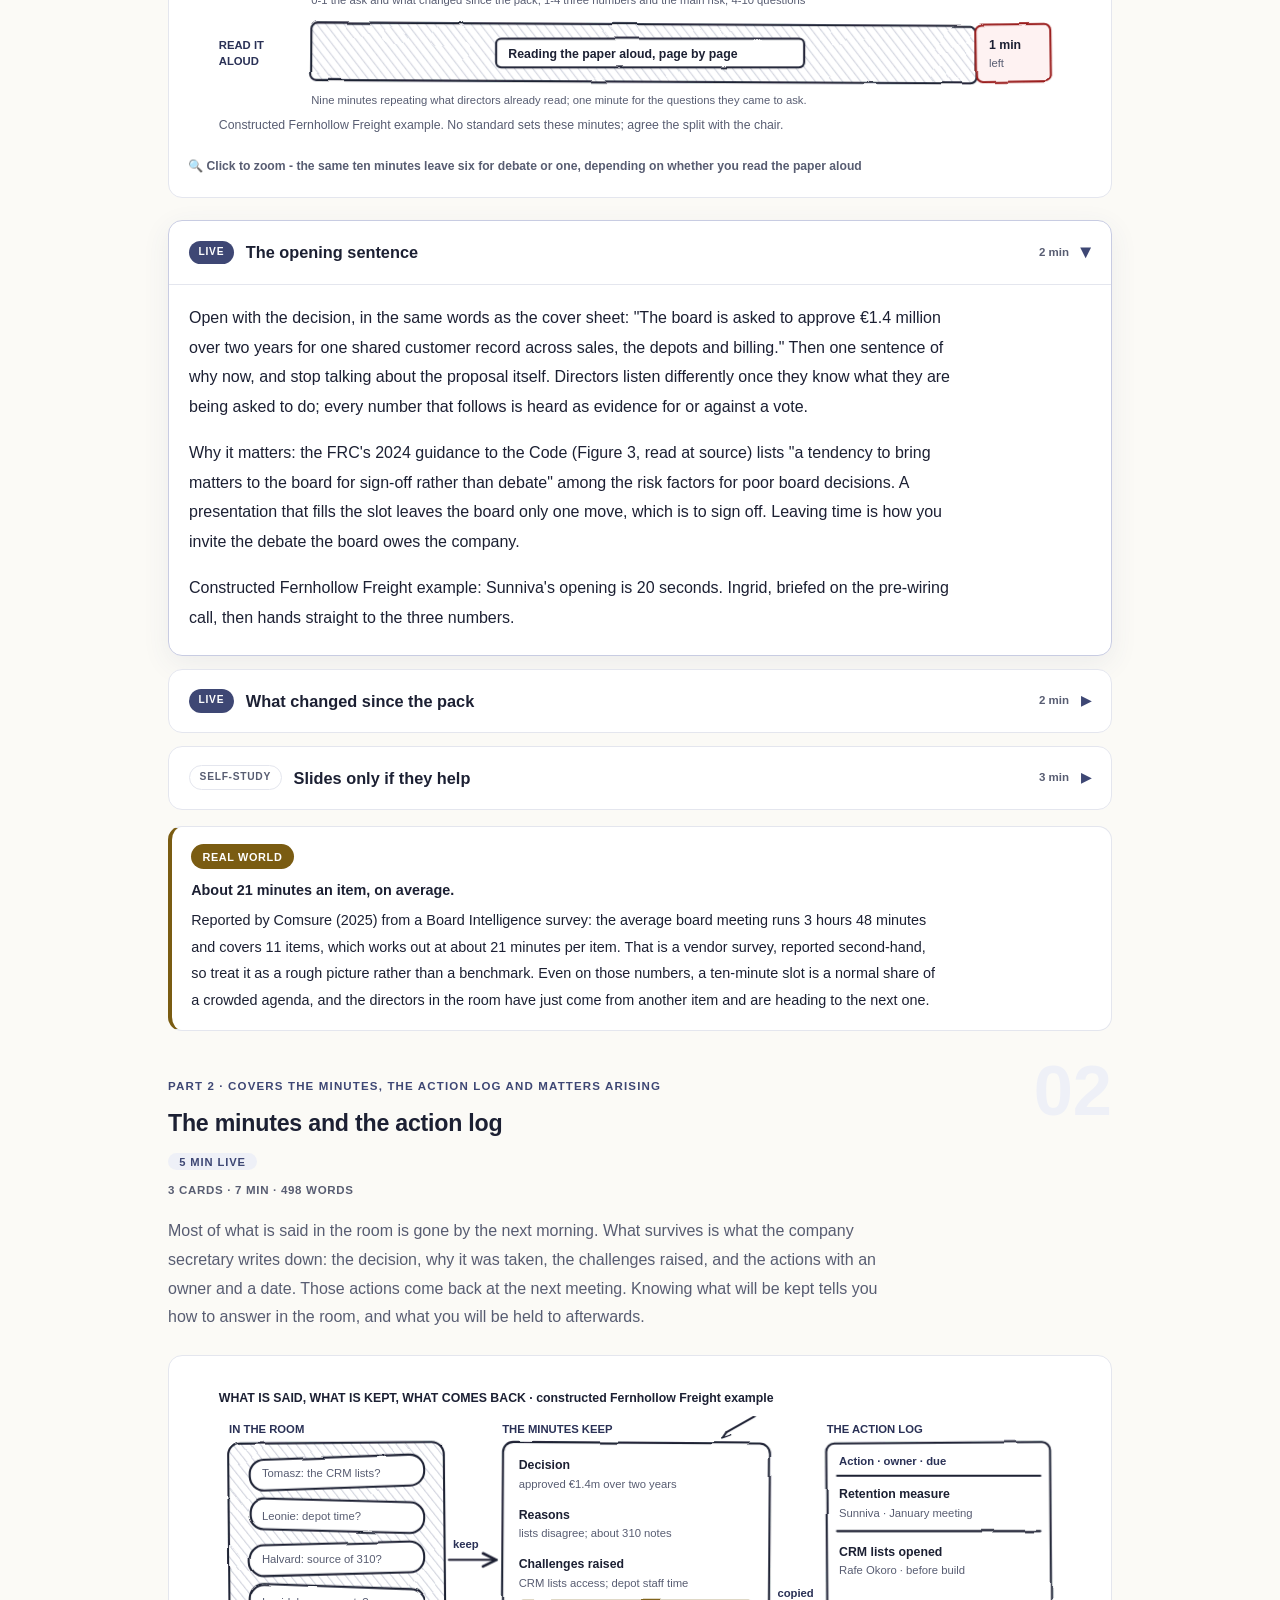
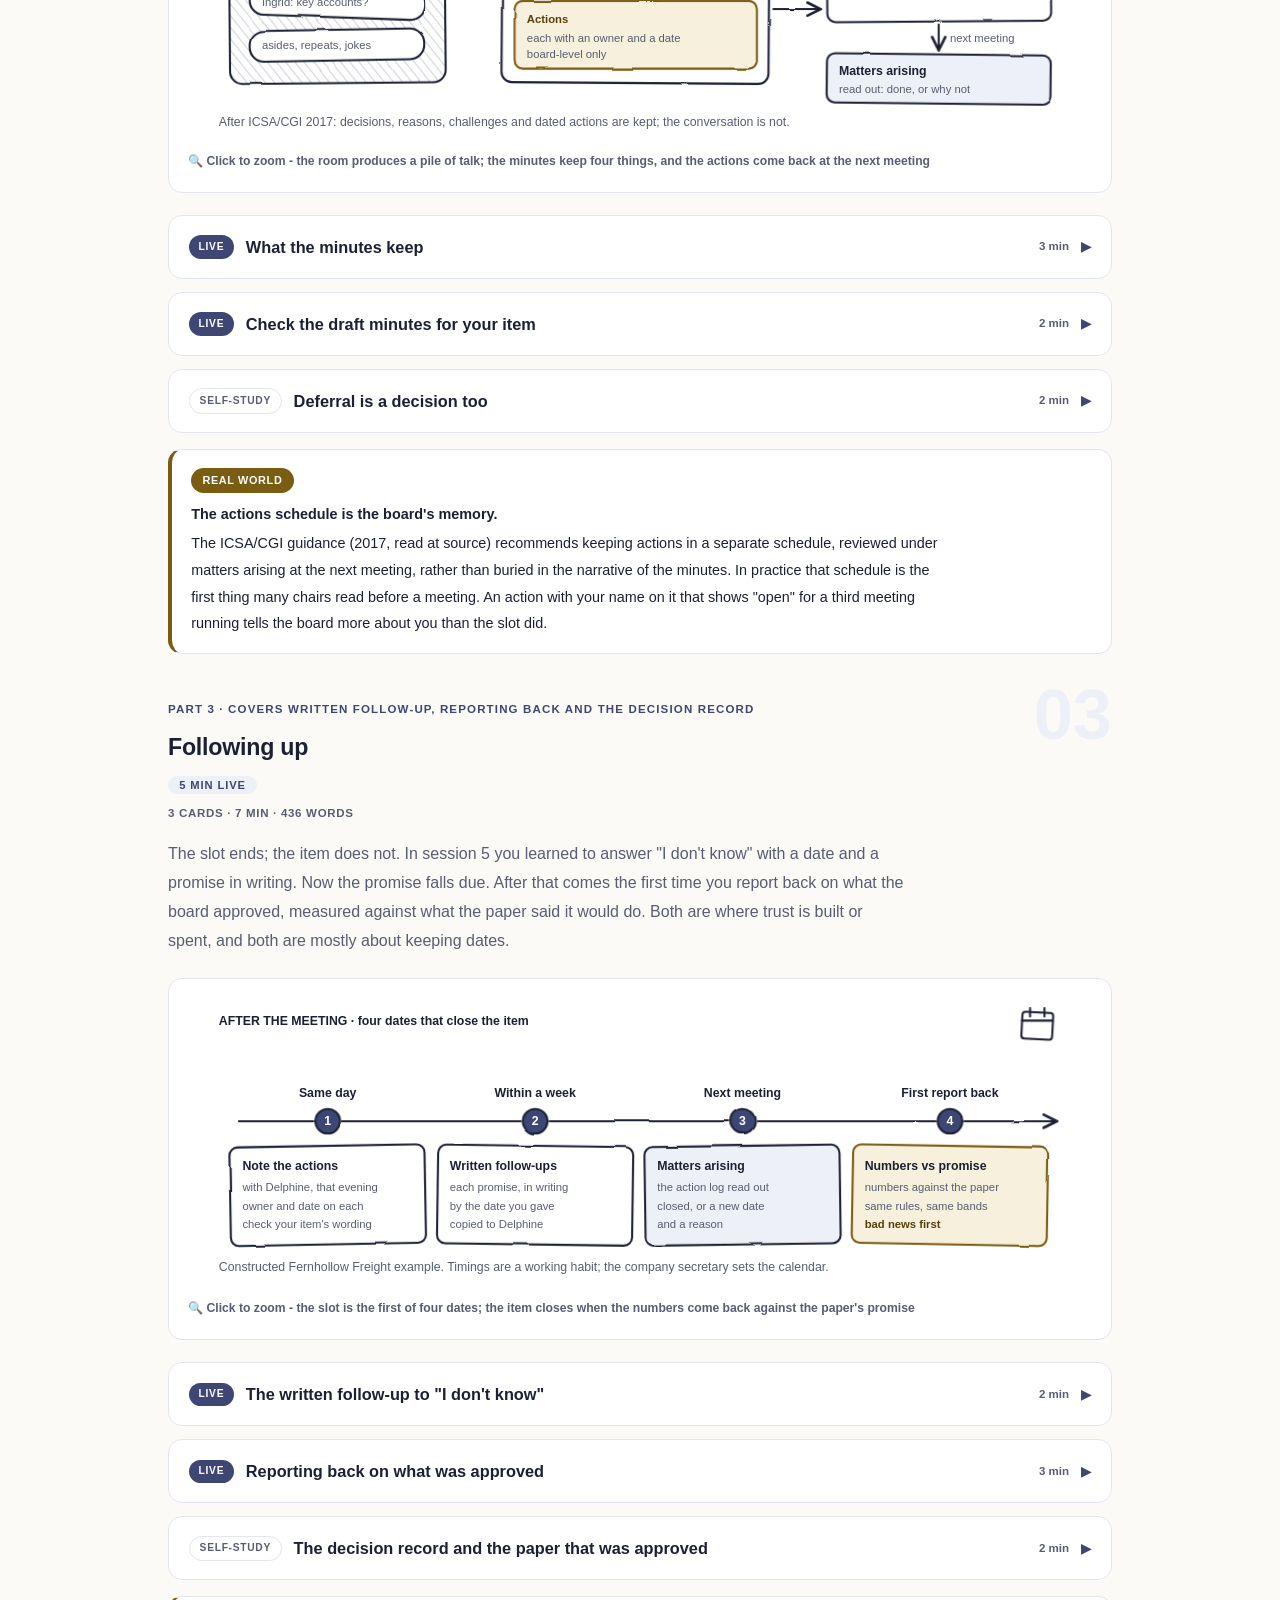
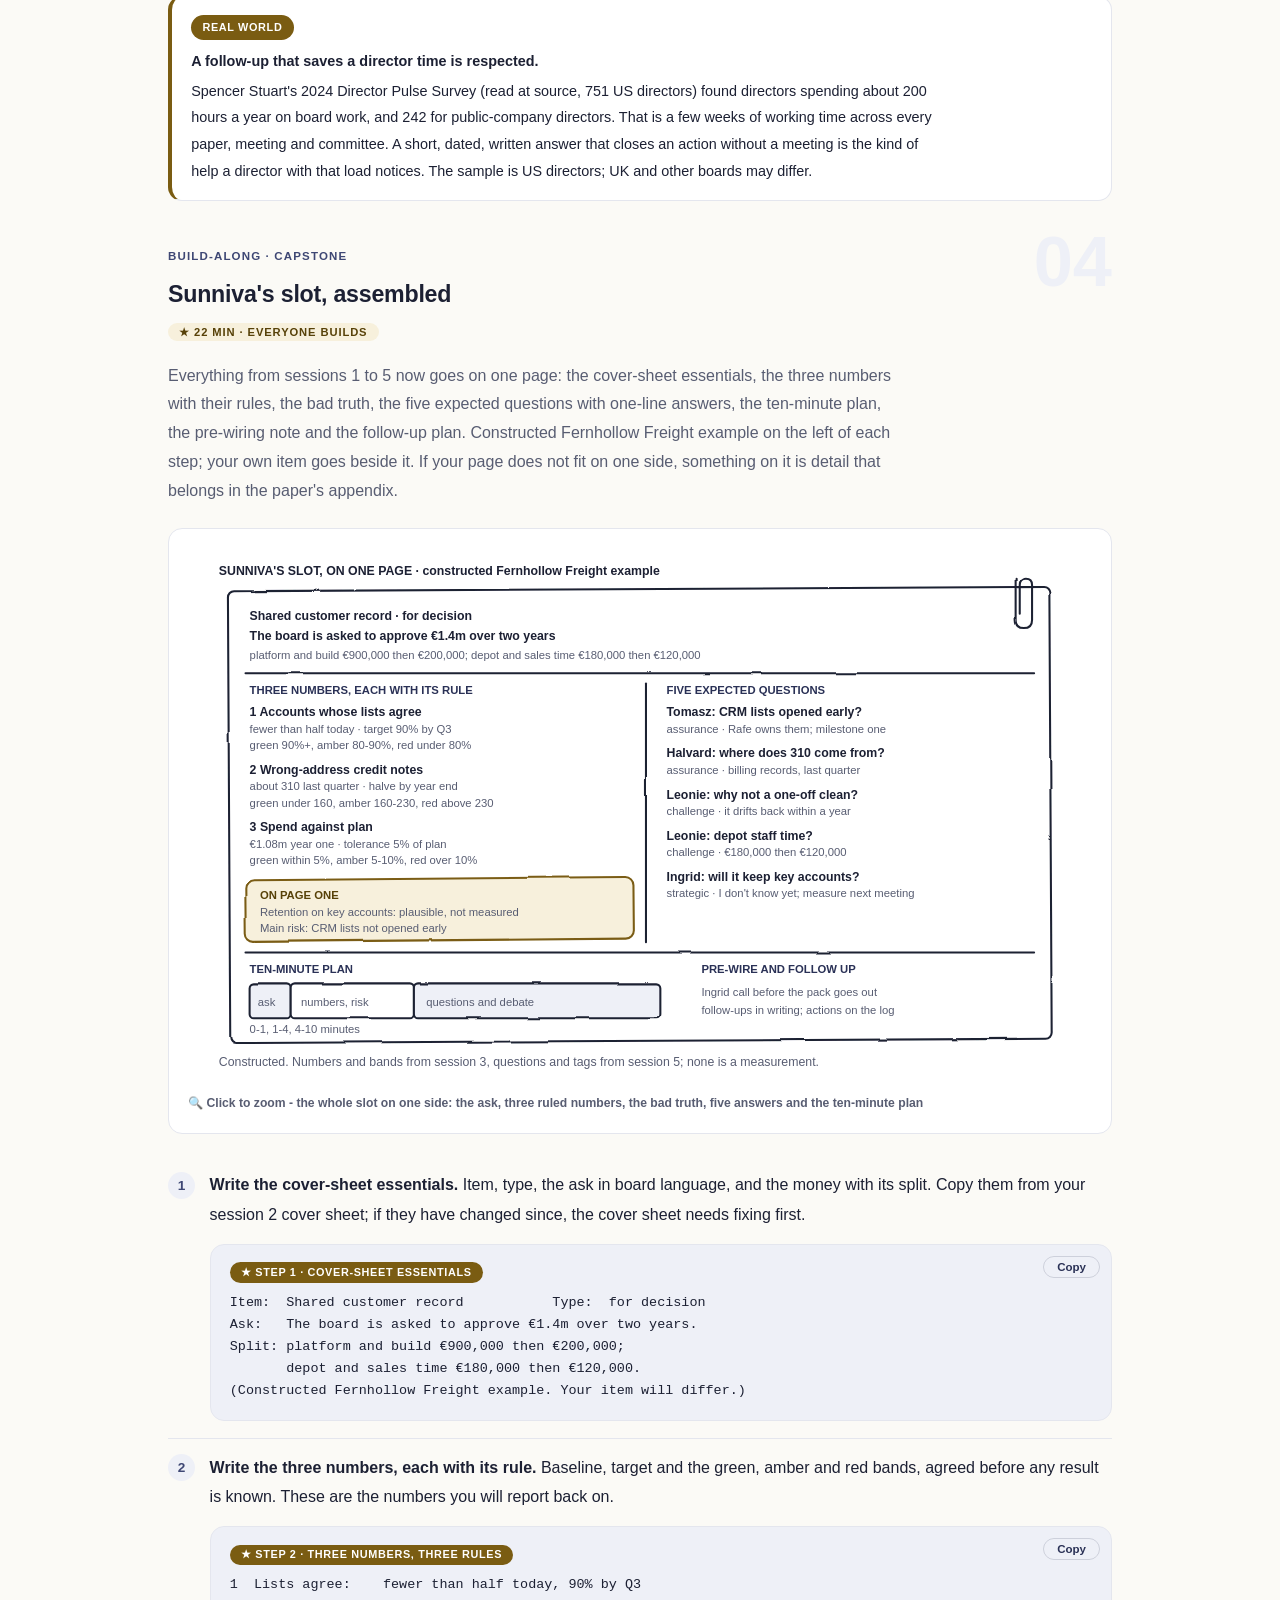
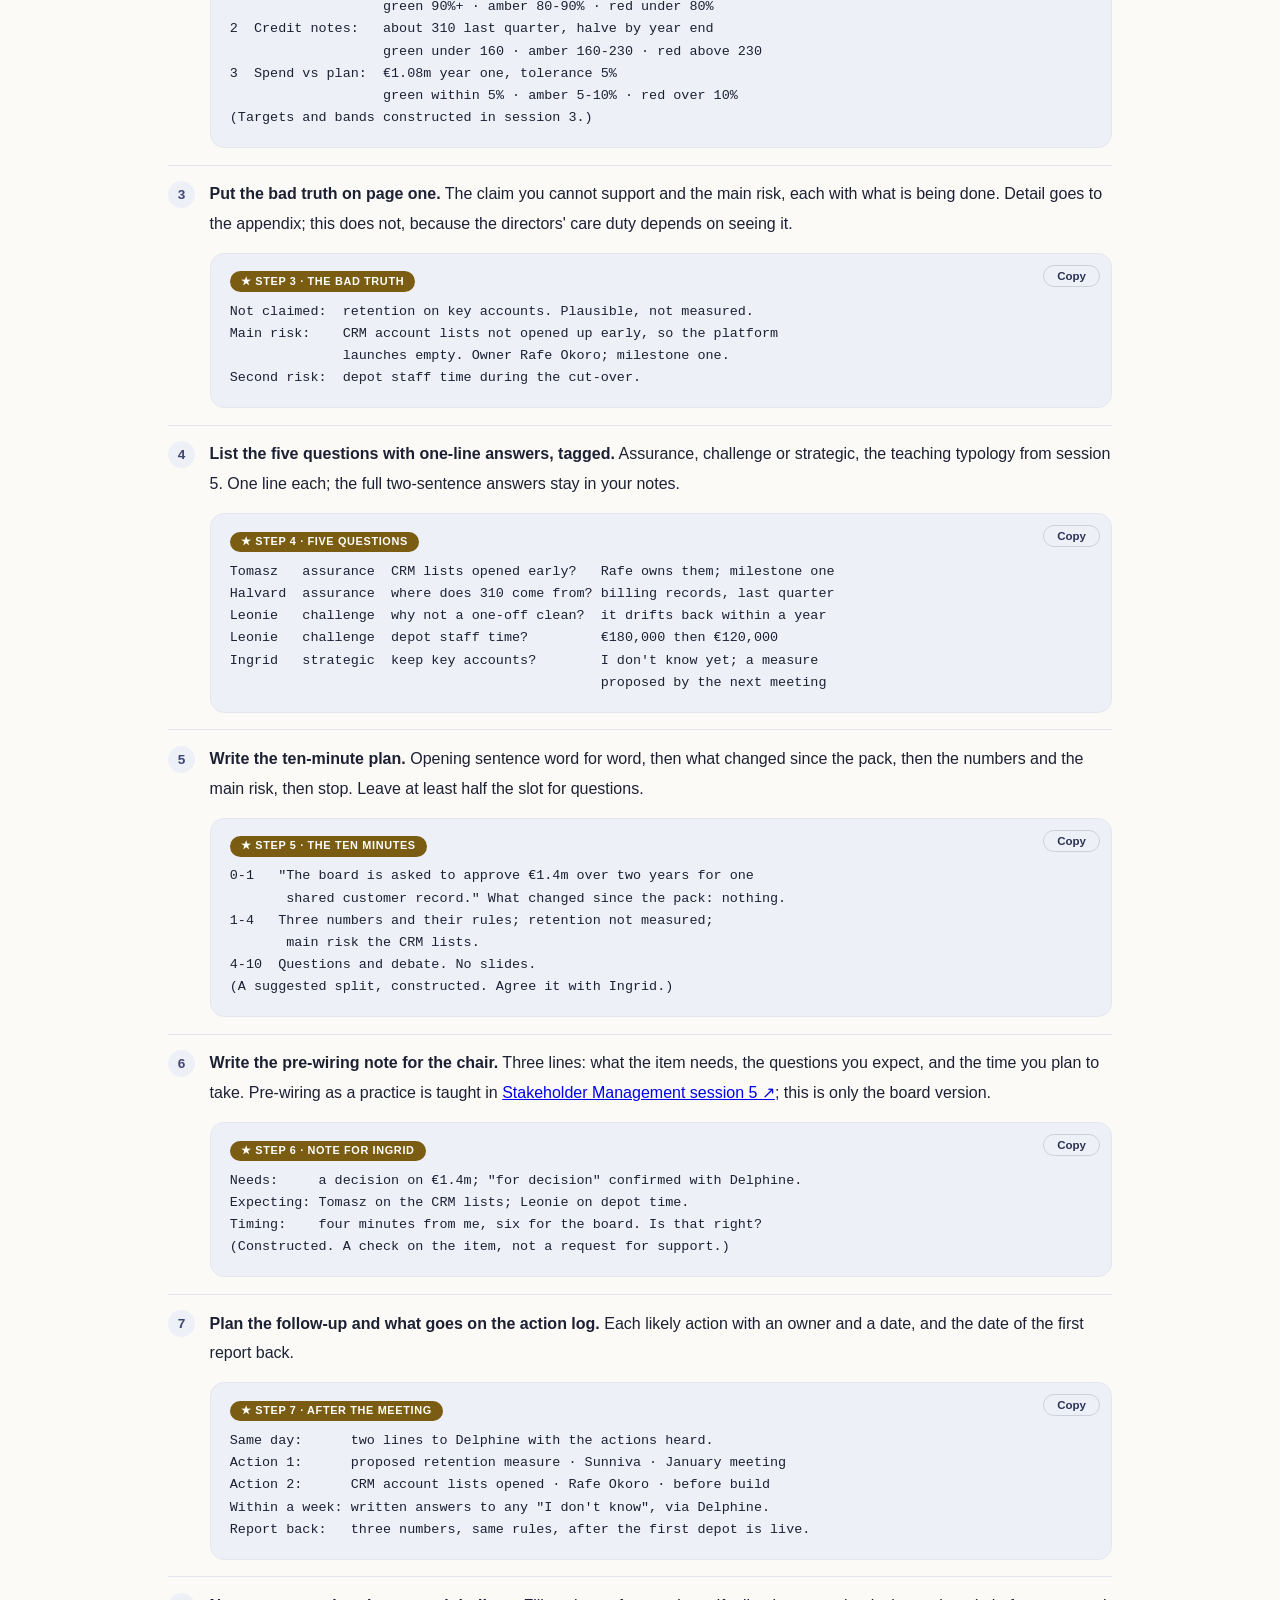
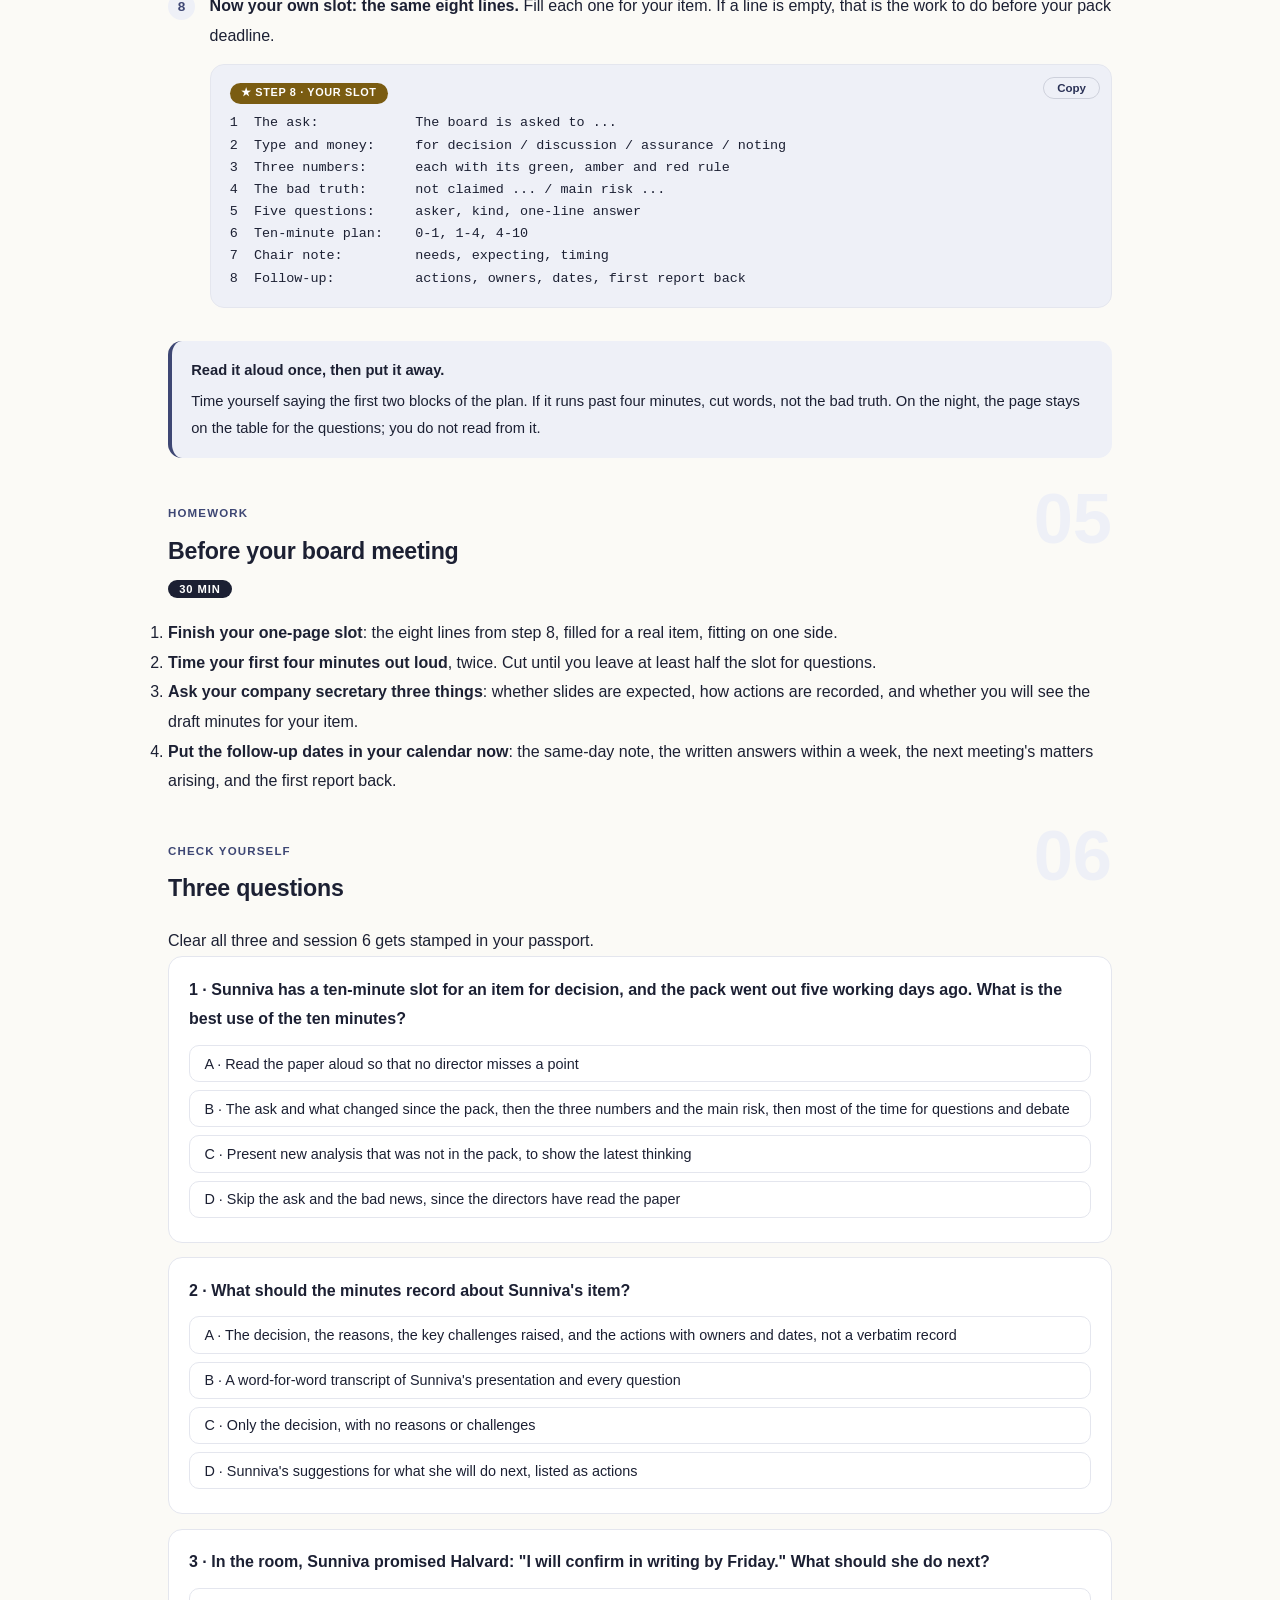
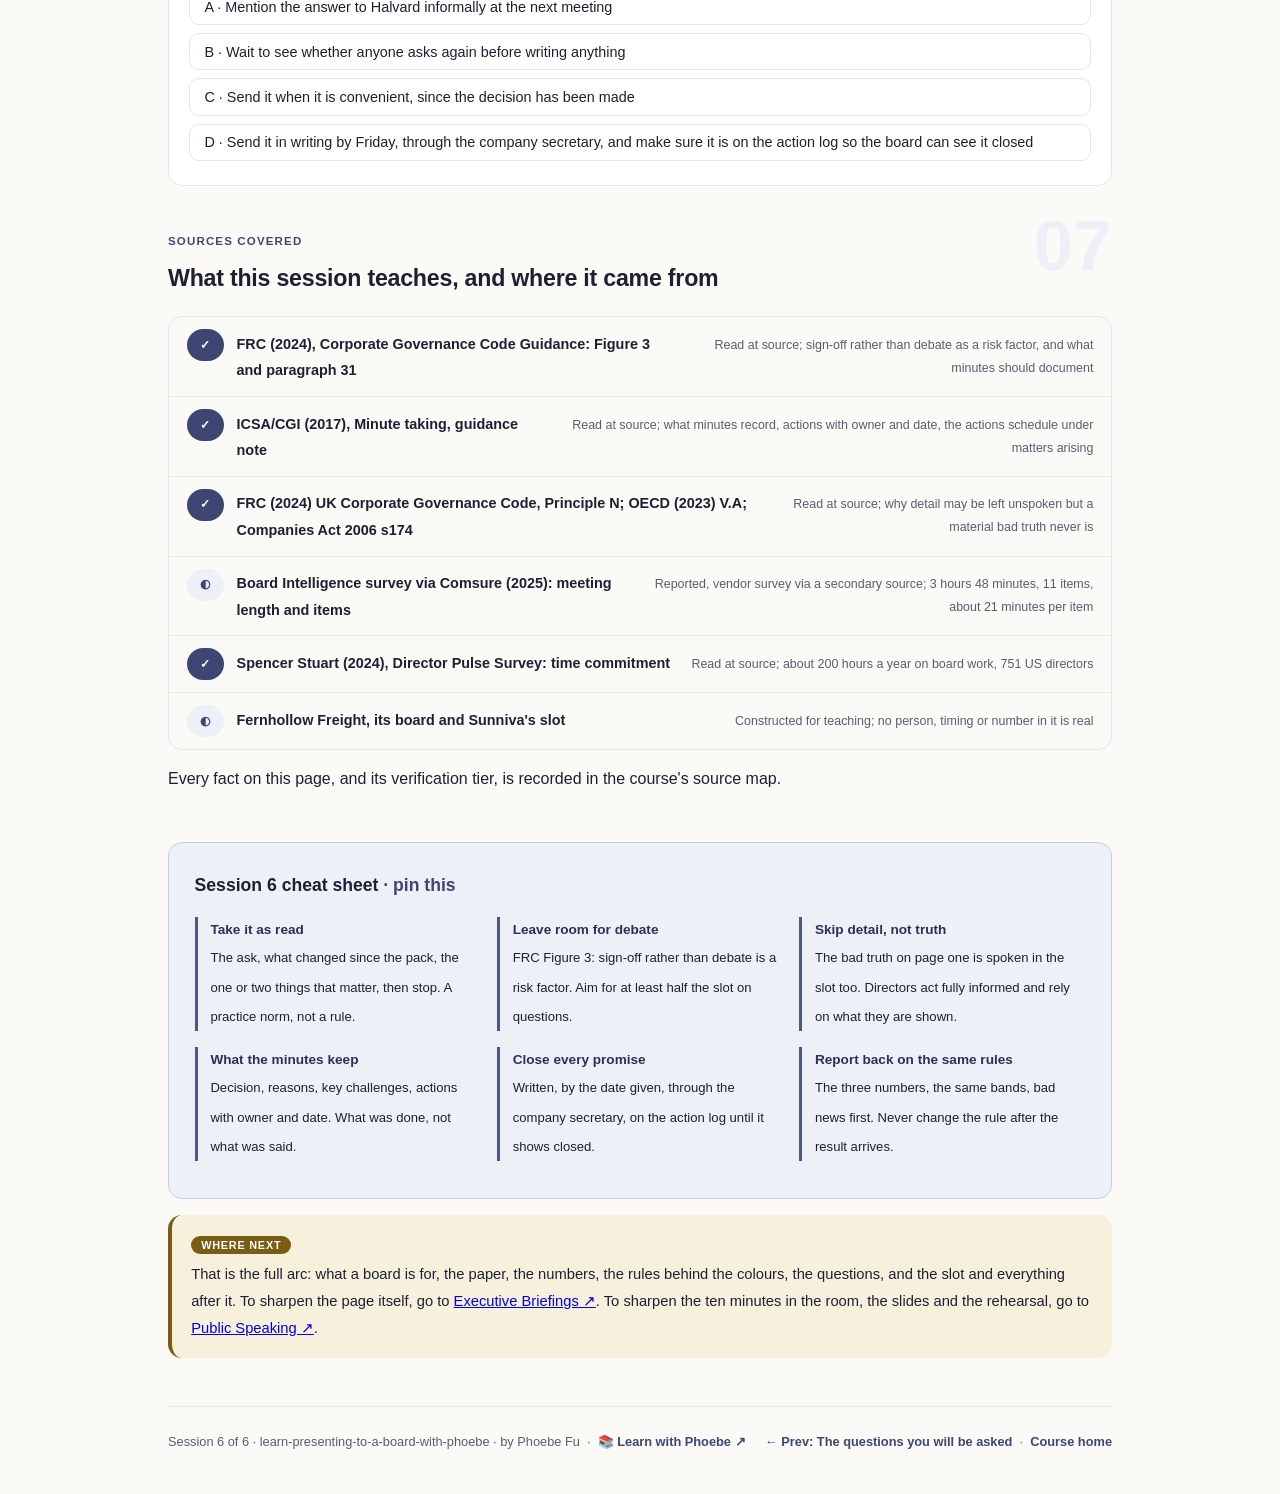
<file: courses/06-the-ten-minute-slot-and-after.html>
<!DOCTYPE html>
<html lang="en">
<head>
<meta charset="UTF-8">
<meta name="viewport" content="width=device-width, initial-scale=1.0">
<!-- social:start -->
<meta name="description" content="Session 6 of 6. Speak to the paper, do not read it: how to spend a ten-minute board slot, what the minutes and the action log keep, and how to follow up so the board can see each promise closed.">
<meta property="og:type" content="article">
<meta property="og:site_name" content="Learn with Phoebe">
<meta property="og:title" content="The ten-minute slot, and after - learn presenting to a board with phoebe">
<meta property="og:description" content="Session 6 of 6. Ten minutes that leave room for debate, the minutes and the action log, the written follow-up, and Sunniva's whole slot assembled on one page.">
<meta property="og:url" content="https://phoebefu6.github.io/learn-presenting-to-a-board-with-phoebe/courses/06-the-ten-minute-slot-and-after.html">
<meta property="og:image" content="https://phoebefu6.github.io/learn-presenting-to-a-board-with-phoebe/assets/og-cover.png">
<meta property="og:image:width" content="1200">
<meta property="og:image:height" content="630">
<meta name="twitter:card" content="summary_large_image">
<meta name="twitter:title" content="The ten-minute slot, and after - learn presenting to a board with phoebe">
<meta name="twitter:description" content="Session 6 of 6. The slot, the minutes, the action log and the follow-up, with the capstone page.">
<meta name="twitter:image" content="https://phoebefu6.github.io/learn-presenting-to-a-board-with-phoebe/assets/og-cover.png">
<!-- social:end -->
<title>Session 6 · The ten-minute slot, and after - learn presenting to a board with phoebe</title>
<link rel="stylesheet" href="../assets/style.css?v=3">
</head>
<body>

<div class="toolbar">
  <div class="wrap">
    <span class="crumb"><a href="../index.html">learn-presenting-to-a-board-with-phoebe</a> / Session 6 of 6</span>
    <button class="btn" id="toggle-all" type="button">Expand all</button>
    <button class="btn primary" id="zoom-toggle" type="button">Projector zoom: off</button>
  </div>
</div>

<header class="masthead">
  <div class="wrap">
    <div class="eyebrow">Learn Presenting to a Board with Phoebe · Session 6 of 6</div>
    <h1>The ten-minute slot, <span class="accent">and after</span></h1>
    <p class="sub">The paper went out five working days ago. The directors have read it, or should have. So the ten minutes are not for telling them what is on the page; they are for the ask, what has changed since, the one or two things that matter most, and then the board's questions. Tonight you plan those ten minutes, learn what the minutes and the action log will keep from them, and write the follow-up that closes every promise you made. By the end your whole slot fits on one page.</p>
    <div class="chip-row">
      <span class="chip level">🟠 Deeper</span>
      <span class="chip audience">Data and AI leaders with a board or committee slot</span>
      <span class="chip audience">Bring your paper, numbers and five questions</span>
      <span class="chip time">45 min</span>
    </div>
    <div class="agenda">
      <span class="a1" style="flex:1">0-3 · Welcome</span>
      <span class="a2" style="flex:4">3-18 · The slot, the minutes, the follow-up</span>
      <span class="a3" style="flex:5">18-40 · Build-along: Sunniva's slot, assembled</span>
      <span class="a4" style="flex:1">40-45 · Q&amp;A</span>
    </div>
  </div>
</header>

<main class="wrap">

  <section class="section" id="intro">
    <div class="section-kicker">
      <span class="klabel">Part 0</span>
      <h2>Where we start</h2>
    </div>
    <p class="lede">Constructed Fernhollow Freight example. It is December. Sunniva Holm's paper on one shared customer record, €1.4 million over two years, went out in Delphine Corwen's pack five working days before the meeting. It carries three numbers, each with its rule, and the bad truth on page one. Sunniva has five likely questions with written answers and has spoken to Ingrid Ashdown, the chair. What is left is the slot itself: ten minutes on the agenda, item type "for decision". And then the part most presenters forget, which is everything that happens after the door closes: the minutes, the action log, the written follow-ups, and the first time she reports back on what the board approved.</p>

    <div class="legend">
      <span class="pill">🎫 Clear all three quiz questions to stamp your passport</span>
      <span class="pill">Live = presented in the 45 minutes</span>
      <span class="pill">Self-study = the full depth, after class</span>
      <span class="pill">★ Build-along = write it yourself</span>
    </div>

    <div class="callout win">
      <p><strong>★ What you walk out with tonight.</strong> A ten-minute plan that leaves most of the time for debate, an opening sentence in board language, a clear picture of what the minutes will record about your item and what goes on the action log, a follow-up timeline from the same day to the first report back, and one board-ready page: cover-sheet essentials, three numbers with their rules, five questions with answers, and the plan for the slot.</p>
    </div>
  </section>

  <section class="section" id="part-1">
    <div class="section-kicker">
      <span class="klabel">Part 1 · covers the ten minutes: speak to the paper, do not read it</span>
      <h2>Speak to the paper, do not read it</h2>
      <span class="tag concept">5 min live</span>
    </div>
    <p class="lede">Directors have had the pack for days. Reading it to them spends their meeting on what they already know and leaves no time for the thing they are there to do. The working norm among company secretaries and chairs is to take the paper as read: open with the ask, say what has changed since circulation, name the one or two things that matter most, and stop. That is a practice norm, not a rule in the Code or the Act, but the FRC's guidance gives the reason behind it.</p>

    <figure class="zoomable">
      <svg viewBox="0 0 880 276" xmlns="http://www.w3.org/2000/svg" role="img" aria-label="Two ten-minute bars on a minute axis from 0 to 10. Top, speak to it, a suggested split: minute 0 to 1 the ask and what changed since the pack; minutes 1 to 4 three numbers and the main risk; minutes 4 to 10, highlighted, questions and debate, six minutes for the board. Bottom, read it aloud: minutes 0 to 9 reading the paper aloud page by page; minute 9 to 10 one minute left for questions. Constructed timings, not a standard.">
        <defs>
          <filter id="p6aSk" x="-3%" y="-3%" width="106%" height="106%"><feTurbulence type="fractalNoise" baseFrequency="0.02" numOctaves="2" seed="61" result="n"/><feDisplacementMap in="SourceGraphic" in2="n" scale="2.4" xChannelSelector="R" yChannelSelector="G"/></filter>
          <pattern id="p6aHc" patternUnits="userSpaceOnUse" width="7" height="7" patternTransform="rotate(-38)"><line x1="0" y1="0" x2="0" y2="7" stroke="#3E4774" stroke-width="1" opacity=".5"/></pattern>
        </defs>
        <style>
          .p6aH { font: 800 12px Inter, sans-serif; fill: #1C2033; }
          .p6aL { font: 600 12px Inter, sans-serif; fill: #1C2033; }
          .p6aS { font: 400 11px Inter, sans-serif; fill: #585D72; }
          .p6aA { font: 700 11px Inter, sans-serif; fill: #2A3156; }
          .p6aB { font: 800 11px Inter, sans-serif; fill: #574108; }
          .p6aN { font: 400 12px Inter, sans-serif; fill: #585D72; }
        </style>

        <text class="p6aH" x="30" y="26">TEN MINUTES, TWO WAYS TO SPEND THEM · constructed timings, a suggested split</text>

        <g filter="url(#p6aSk)" fill="none" stroke="#1C2033" stroke-width="2" stroke-linecap="round" stroke-linejoin="round">
          <circle cx="836" cy="22" r="11" fill="#FFFFFF"/>
          <path d="M836 22 L836 15"/>
          <path d="M836 22 L842 25"/>
          <rect x="120" y="60" width="72" height="56" rx="6" transform="rotate(-0.6 156 88)" fill="#EEF0F7"/>
          <rect x="192" y="60" width="216" height="56" rx="6" transform="rotate(0.4 300 88)" fill="#FFFFFF"/>
          <rect x="408" y="60" width="432" height="56" rx="6" transform="rotate(-0.3 624 88)" fill="#F7F0DC" stroke="#7A5C12"/>
          <rect x="120" y="158" width="648" height="56" rx="6" transform="rotate(0.3 444 186)" fill="url(#p6aHc)"/>
          <rect x="300" y="172" width="300" height="28" rx="5" fill="#FFFFFF"/>
          <rect x="768" y="158" width="72" height="56" rx="6" transform="rotate(-0.8 804 186)" fill="#FEF2F2" stroke="#991B1B"/>
        </g>

        <text class="p6aA" x="30" y="50">minutes</text>
        <text class="p6aA" x="120" y="50" text-anchor="middle">0</text>
        <text class="p6aA" x="192" y="50" text-anchor="middle">1</text>
        <text class="p6aA" x="264" y="50" text-anchor="middle">2</text>
        <text class="p6aA" x="336" y="50" text-anchor="middle">3</text>
        <text class="p6aA" x="408" y="50" text-anchor="middle">4</text>
        <text class="p6aA" x="480" y="50" text-anchor="middle">5</text>
        <text class="p6aA" x="552" y="50" text-anchor="middle">6</text>
        <text class="p6aA" x="624" y="50" text-anchor="middle">7</text>
        <text class="p6aA" x="696" y="50" text-anchor="middle">8</text>
        <text class="p6aA" x="768" y="50" text-anchor="middle">9</text>
        <text class="p6aA" x="840" y="50" text-anchor="middle">10</text>

        <text class="p6aA" x="30" y="84">SPEAK</text>
        <text class="p6aA" x="30" y="100">TO IT</text>
        <text class="p6aL" x="132" y="84">Ask</text>
        <text class="p6aS" x="132" y="102">0-1</text>
        <text class="p6aL" x="204" y="84">Three numbers, main risk</text>
        <text class="p6aS" x="204" y="102">1-4 · three minutes</text>
        <text class="p6aL" x="420" y="84">Questions and debate</text>
        <text class="p6aB" x="420" y="102">4-10 · six minutes for the board</text>
        <text class="p6aS" x="120" y="138">0-1 the ask and what changed since the pack; 1-4 three numbers and the main risk; 4-10 questions</text>

        <text class="p6aA" x="30" y="182">READ IT</text>
        <text class="p6aA" x="30" y="198">ALOUD</text>
        <text class="p6aL" x="312" y="191">Reading the paper aloud, page by page</text>
        <text class="p6aL" x="780" y="182">1 min</text>
        <text class="p6aS" x="780" y="200">left</text>
        <text class="p6aS" x="120" y="236">Nine minutes repeating what directors already read; one minute for the questions they came to ask.</text>

        <text class="p6aN" x="30" y="260">Constructed Fernhollow Freight example. No standard sets these minutes; agree the split with the chair.</text>
      </svg>
      <figcaption>🔍 Click to zoom - the same ten minutes leave six for debate or one, depending on whether you read the paper aloud</figcaption>
    </figure>

    <details class="card" open>
      <summary><span class="mode live">Live</span>The opening sentence<span class="mini">2 min</span><span class="caret">▶</span></summary>
      <div class="body">
        <p>Open with the decision, in the same words as the cover sheet: "The board is asked to approve €1.4 million over two years for one shared customer record across sales, the depots and billing." Then one sentence of why now, and stop talking about the proposal itself. Directors listen differently once they know what they are being asked to do; every number that follows is heard as evidence for or against a vote.</p>
        <p>Why it matters: the FRC's 2024 guidance to the Code (Figure 3, read at source) lists "a tendency to bring matters to the board for sign-off rather than debate" among the risk factors for poor board decisions. A presentation that fills the slot leaves the board only one move, which is to sign off. Leaving time is how you invite the debate the board owes the company.</p>
        <p>Constructed Fernhollow Freight example: Sunniva's opening is 20 seconds. Ingrid, briefed on the pre-wiring call, then hands straight to the three numbers.</p>
      </div>
    </details>

    <details class="card">
      <summary><span class="mode live">Live</span>What changed since the pack<span class="mini">2 min</span><span class="caret">▶</span></summary>
      <div class="body">
        <p>Five working days is long enough for something to move: a supplier quote, a month of data, a risk that got better or worse. The first minute is where you say so, in one or two sentences, and where you say plainly if nothing changed. Directors prepared on the pack; if a number they marked up has moved, they need to hear it from you before they quote the old one back.</p>
        <p>Leaving most of the paper unspoken is not leaving it out. What you skip in the slot is detail the directors already have, never a material bad truth. If the bad news is on page one of the paper, it belongs in your three minutes too: directors must act on a fully informed basis (OECD 2023, V.A), the board's reporting must be fair, balanced and understandable (FRC Code, Principle N), and each director's duty of care (Companies Act 2006, s174) relies on what they were shown. Constructed Fernhollow Freight example: Sunniva says out loud that retention on key accounts is plausible but not measured.</p>
      </div>
    </details>

    <details class="card">
      <summary><span class="mode self">Self-study</span>Slides only if they help<span class="mini">3 min</span><span class="caret">▶</span></summary>
      <div class="body">
        <p>Many boards take items without slides at all; others allow one or two. Ask Delphine's equivalent, the company secretary, what yours expects. If you do use them, a slide earns its place only when it shows something the paper cannot, such as one chart the directors will want to point at during the questions. Never a slide that repeats the paper, and never a slide with a number that is not in the pack.</p>
        <p>How to design a slide that supports the speaker rather than competing with them is taught in <a href="https://phoebefu6.github.io/learn-public-speaking-with-phoebe/courses/05-slides-that-support.html">Public Speaking session 5 ↗</a>, and rehearsing the slot and the questions in <a href="https://phoebefu6.github.io/learn-public-speaking-with-phoebe/courses/06-rehearsal-and-the-questions.html">Public Speaking session 6 ↗</a>. The board-specific delta is only this: the paper is the record, the slide is not.</p>
      </div>
    </details>

    <div class="callout example">
      <span class="ex-pill">Real world</span>
      <p><strong>About 21 minutes an item, on average.</strong> Reported by Comsure (2025) from a Board Intelligence survey: the average board meeting runs 3 hours 48 minutes and covers 11 items, which works out at about 21 minutes per item. That is a vendor survey, reported second-hand, so treat it as a rough picture rather than a benchmark. Even on those numbers, a ten-minute slot is a normal share of a crowded agenda, and the directors in the room have just come from another item and are heading to the next one.</p>
    </div>
  </section>

  <section class="section" id="part-2">
    <div class="section-kicker">
      <span class="klabel">Part 2 · covers the minutes, the action log and matters arising</span>
      <h2>The minutes and the action log</h2>
      <span class="tag concept">5 min live</span>
    </div>
    <p class="lede">Most of what is said in the room is gone by the next morning. What survives is what the company secretary writes down: the decision, why it was taken, the challenges raised, and the actions with an owner and a date. Those actions come back at the next meeting. Knowing what will be kept tells you how to answer in the room, and what you will be held to afterwards.</p>

    <figure class="zoomable">
      <svg viewBox="0 0 880 356" xmlns="http://www.w3.org/2000/svg" role="img" aria-label="Three stages, left to right. In the room: many speech bubbles over a hatched pile, including Tomasz on the CRM lists, Leonie on depot time, Halvard on the source of the 310 figure, Ingrid on key accounts, and asides, repeats and jokes. An arrow labelled keep leads to the minutes: decision, approved 1.4 million euros over two years; reasons, lists disagree and about 310 credit notes; challenges raised, CRM lists access and depot staff time; and, highlighted, actions, each with an owner and a date, board-level only. An arrow labelled copied leads to the action log: retention measure, Sunniva, January meeting; CRM lists opened, Rafe Okoro, before build. An arrow labelled next meeting leads down to matters arising, where each action is read out as done or not, with a reason.">
        <defs>
          <filter id="p6bSk" x="-3%" y="-3%" width="106%" height="106%"><feTurbulence type="fractalNoise" baseFrequency="0.02" numOctaves="2" seed="67" result="n"/><feDisplacementMap in="SourceGraphic" in2="n" scale="2.4" xChannelSelector="R" yChannelSelector="G"/></filter>
          <pattern id="p6bHc" patternUnits="userSpaceOnUse" width="7" height="7" patternTransform="rotate(-38)"><line x1="0" y1="0" x2="0" y2="7" stroke="#3E4774" stroke-width="1" opacity=".5"/></pattern>
          <marker id="p6bAr" viewBox="0 0 10 10" refX="9" refY="5" markerWidth="8" markerHeight="8" orient="auto"><path d="M1 1 L9 5 L1 9" fill="none" stroke="#1C2033" stroke-width="1.6" stroke-linecap="round"/></marker>
        </defs>
        <style>
          .p6bH { font: 800 12px Inter, sans-serif; fill: #1C2033; }
          .p6bL { font: 600 12px Inter, sans-serif; fill: #1C2033; }
          .p6bS { font: 400 11px Inter, sans-serif; fill: #585D72; }
          .p6bA { font: 700 11px Inter, sans-serif; fill: #2A3156; }
          .p6bB { font: 800 11px Inter, sans-serif; fill: #574108; }
          .p6bN { font: 400 12px Inter, sans-serif; fill: #585D72; }
        </style>

        <text class="p6bH" x="30" y="26">WHAT IS SAID, WHAT IS KEPT, WHAT COMES BACK · constructed Fernhollow Freight example</text>

        <g filter="url(#p6bSk)" fill="none" stroke="#1C2033" stroke-width="2" stroke-linecap="round" stroke-linejoin="round">
          <rect x="40" y="66" width="210" height="234" rx="12" transform="rotate(-0.5 145 183)" fill="url(#p6bHc)"/>
          <rect x="60" y="80" width="170" height="30" rx="14" transform="rotate(-2 145 95)" fill="#FFFFFF"/>
          <rect x="60" y="122" width="170" height="30" rx="14" transform="rotate(1.5 145 137)" fill="#FFFFFF"/>
          <rect x="60" y="164" width="170" height="30" rx="14" transform="rotate(-1.5 145 179)" fill="#FFFFFF"/>
          <rect x="60" y="206" width="170" height="30" rx="14" transform="rotate(2 145 221)" fill="#FFFFFF"/>
          <rect x="60" y="248" width="170" height="30" rx="14" transform="rotate(-1 145 263)" fill="#FFFFFF"/>
          <path d="M254 180 L300 180" marker-end="url(#p6bAr)"/>
          <rect x="306" y="66" width="260" height="234" rx="10" transform="rotate(0.4 436 183)" fill="#FFFFFF"/>
          <rect x="318" y="220" width="236" height="66" rx="8" fill="#F7F0DC" stroke="#7A5C12"/>
          <path d="M524 56 L552 40"/>
          <path d="M524 56 L520 62 L528 59"/>
          <path d="M570 228 L616 228" marker-end="url(#p6bAr)"/>
          <rect x="622" y="66" width="218" height="174" rx="8" transform="rotate(-0.4 731 153)" fill="#FFFFFF"/>
          <path d="M632 98 L830 98"/>
          <path d="M632 152 L830 152"/>
          <path d="M731 244 L731 268" marker-end="url(#p6bAr)"/>
          <rect x="622" y="272" width="218" height="48" rx="8" transform="rotate(0.6 731 296)" fill="#EEF0F7"/>
        </g>

        <text class="p6bA" x="40" y="56">IN THE ROOM</text>
        <text class="p6bS" x="72" y="99">Tomasz: the CRM lists?</text>
        <text class="p6bS" x="72" y="141">Leonie: depot time?</text>
        <text class="p6bS" x="72" y="183">Halvard: source of 310?</text>
        <text class="p6bS" x="72" y="225">Ingrid: key accounts?</text>
        <text class="p6bS" x="72" y="267">asides, repeats, jokes</text>

        <text class="p6bA" x="258" y="168">keep</text>

        <text class="p6bA" x="306" y="56">THE MINUTES KEEP</text>
        <text class="p6bL" x="322" y="92">Decision</text>
        <text class="p6bS" x="322" y="110">approved €1.4m over two years</text>
        <text class="p6bL" x="322" y="140">Reasons</text>
        <text class="p6bS" x="322" y="158">lists disagree; about 310 notes</text>
        <text class="p6bL" x="322" y="188">Challenges raised</text>
        <text class="p6bS" x="322" y="206">CRM lists access; depot staff time</text>
        <text class="p6bB" x="330" y="242">Actions</text>
        <text class="p6bS" x="330" y="260">each with an owner and a date</text>
        <text class="p6bS" x="330" y="276">board-level only</text>

        <text class="p6bA" x="574" y="216">copied</text>

        <text class="p6bA" x="622" y="56">THE ACTION LOG</text>
        <text class="p6bA" x="634" y="88">Action · owner · due</text>
        <text class="p6bL" x="634" y="120">Retention measure</text>
        <text class="p6bS" x="634" y="138">Sunniva · January meeting</text>
        <text class="p6bL" x="634" y="176">CRM lists opened</text>
        <text class="p6bS" x="634" y="194">Rafe Okoro · before build</text>

        <text class="p6bS" x="742" y="260">next meeting</text>
        <text class="p6bL" x="634" y="292">Matters arising</text>
        <text class="p6bS" x="634" y="310">read out: done, or why not</text>

        <text class="p6bN" x="30" y="342">After ICSA/CGI 2017: decisions, reasons, challenges and dated actions are kept; the conversation is not.</text>
      </svg>
      <figcaption>🔍 Click to zoom - the room produces a pile of talk; the minutes keep four things, and the actions come back at the next meeting</figcaption>
    </figure>

    <details class="card">
      <summary><span class="mode live">Live</span>What the minutes keep<span class="mini">3 min</span><span class="caret">▶</span></summary>
      <div class="body">
        <p>The Institute of Chartered Secretaries and Administrators' minute-taking guidance (ICSA/CGI 2017, read at source) is clear that minutes record "what was done, not what was said". They capture the key points of the discussion, the decision and the reasons for it, the key challenges raised, and a resolution line in formal wording. Actions carry an owner and a date, and are kept in a separate actions schedule that is reviewed under matters arising at the next meeting. The guidance also says actions should be board-level actions, not a list of suggestions to the presenter.</p>
        <p>The FRC's 2024 guidance to the Code points the same way (paragraph 31, read at source): minutes should document the discussion that led to the decision, the issues raised and the reasons. That is why Tomasz's question about the CRM account lists will appear in the minutes even though most of the conversation will not. A challenge raised and answered is part of the board's record of doing its job.</p>
        <p>What this means for you in the room: answer so that the short version can be minuted. "Rafe Okoro owns the lists; opening them is milestone one, reported before the build starts" can be written down in one line. A five-minute ramble cannot, and the company secretary will have to guess.</p>
      </div>
    </details>

    <details class="card">
      <summary><span class="mode live">Live</span>Check the draft minutes for your item<span class="mini">2 min</span><span class="caret">▶</span></summary>
      <div class="body">
        <p>The company secretary drafts the minutes and the chair approves them; the board adopts them at the next meeting. You do not own them, but you can help them be right. A short note to the company secretary on the same day, listing the actions you heard against your item with owners and dates, is welcome in most organisations. If you are sent the draft for your item, check three things: is the decision worded exactly as resolved, are the actions yours or someone else's, and are the dates the ones you said out loud.</p>
        <p>Constructed Fernhollow Freight example: Sunniva sends Delphine two lines that evening. One action is hers (a proposed retention measure, by the January meeting); one is Rafe Okoro's (open the CRM account lists before the build starts). She does not ask Delphine to add her own talking points; minutes are not a second copy of the paper.</p>
      </div>
    </details>

    <details class="card">
      <summary><span class="mode self">Self-study</span>Deferral is a decision too<span class="mini">2 min</span><span class="caret">▶</span></summary>
      <div class="body">
        <p>Not every item for decision ends in approval. A board may approve with conditions, approve part, or defer. A deferral is still a decision and should be minuted as one: what the board needs before it can decide, who will bring it, and when. If the board defers your item, ask the chair, politely and in the room, for those three things so they reach the minutes. "Come back with more" without a condition and a date is how a proposal drifts for a year.</p>
        <p>Constructed Fernhollow Freight example: had the board deferred, the useful minute would read something like "deferred to the February meeting, pending a written plan for opening the CRM account lists, owner Rafe Okoro". That is a condition Sunniva can meet and a date she can plan to.</p>
      </div>
    </details>

    <div class="callout example">
      <span class="ex-pill">Real world</span>
      <p><strong>The actions schedule is the board's memory.</strong> The ICSA/CGI guidance (2017, read at source) recommends keeping actions in a separate schedule, reviewed under matters arising at the next meeting, rather than buried in the narrative of the minutes. In practice that schedule is the first thing many chairs read before a meeting. An action with your name on it that shows "open" for a third meeting running tells the board more about you than the slot did.</p>
    </div>
  </section>

  <section class="section" id="part-3">
    <div class="section-kicker">
      <span class="klabel">Part 3 · covers written follow-up, reporting back and the decision record</span>
      <h2>Following up</h2>
      <span class="tag concept">5 min live</span>
    </div>
    <p class="lede">The slot ends; the item does not. In session 5 you learned to answer "I don't know" with a date and a promise in writing. Now the promise falls due. After that comes the first time you report back on what the board approved, measured against what the paper said it would do. Both are where trust is built or spent, and both are mostly about keeping dates.</p>

    <figure class="zoomable">
      <svg viewBox="0 0 880 282" xmlns="http://www.w3.org/2000/svg" role="img" aria-label="A timeline after the meeting with four numbered points. One, same day: note the actions with Delphine, owner and date on each, check your item's wording. Two, within a week: written follow-ups, each promise in writing, by the date you gave, copied to Delphine. Three, next meeting: matters arising, the action log read out, closed or a new date with a reason. Four, highlighted, first report back: numbers against the paper, same rules and same bands, bad news first.">
        <defs>
          <filter id="p6cSk" x="-3%" y="-3%" width="106%" height="106%"><feTurbulence type="fractalNoise" baseFrequency="0.02" numOctaves="2" seed="71" result="n"/><feDisplacementMap in="SourceGraphic" in2="n" scale="2.4" xChannelSelector="R" yChannelSelector="G"/></filter>
          <marker id="p6cAr" viewBox="0 0 10 10" refX="9" refY="5" markerWidth="8" markerHeight="8" orient="auto"><path d="M1 1 L9 5 L1 9" fill="none" stroke="#1C2033" stroke-width="1.6" stroke-linecap="round"/></marker>
        </defs>
        <style>
          .p6cH { font: 800 12px Inter, sans-serif; fill: #1C2033; }
          .p6cL { font: 600 12px Inter, sans-serif; fill: #1C2033; }
          .p6cS { font: 400 11px Inter, sans-serif; fill: #585D72; }
          .p6cB { font: 800 11px Inter, sans-serif; fill: #574108; }
          .p6cW { font: 800 12px Inter, sans-serif; fill: #FFFFFF; }
          .p6cN { font: 400 12px Inter, sans-serif; fill: #585D72; }
        </style>

        <text class="p6cH" x="30" y="26">AFTER THE MEETING · four dates that close the item</text>

        <g filter="url(#p6cSk)" fill="none" stroke="#1C2033" stroke-width="2" stroke-linecap="round" stroke-linejoin="round">
          <rect x="812" y="14" width="30" height="26" rx="3" transform="rotate(3 827 27)" fill="#FFFFFF"/>
          <path d="M812 22 L842 22"/>
          <path d="M820 10 L820 18"/>
          <path d="M834 10 L834 18"/>
          <path d="M50 120 L122 120"/>
          <path d="M150 120 L324 120"/>
          <path d="M352 120 L526 120"/>
          <path d="M554 120 L728 120"/>
          <path d="M756 120 L846 120" marker-end="url(#p6cAr)"/>
          <circle cx="136" cy="120" r="12" fill="#3E4774"/>
          <circle cx="338" cy="120" r="12" fill="#3E4774"/>
          <circle cx="540" cy="120" r="12" fill="#3E4774"/>
          <circle cx="742" cy="120" r="12" fill="#3E4774"/>
          <rect x="41" y="144" width="190" height="96" rx="8" transform="rotate(-1 136 192)" fill="#FFFFFF"/>
          <rect x="243" y="144" width="190" height="96" rx="8" transform="rotate(0.8 338 192)" fill="#FFFFFF"/>
          <rect x="445" y="144" width="190" height="96" rx="8" transform="rotate(-0.8 540 192)" fill="#EEF0F7"/>
          <rect x="647" y="144" width="190" height="96" rx="8" transform="rotate(1 742 192)" fill="#F7F0DC" stroke="#7A5C12"/>
        </g>

        <text class="p6cL" x="136" y="96" text-anchor="middle">Same day</text>
        <text class="p6cL" x="338" y="96" text-anchor="middle">Within a week</text>
        <text class="p6cL" x="540" y="96" text-anchor="middle">Next meeting</text>
        <text class="p6cL" x="742" y="96" text-anchor="middle">First report back</text>
        <text class="p6cW" x="136" y="124" text-anchor="middle">1</text>
        <text class="p6cW" x="338" y="124" text-anchor="middle">2</text>
        <text class="p6cW" x="540" y="124" text-anchor="middle">3</text>
        <text class="p6cW" x="742" y="124" text-anchor="middle">4</text>

        <text class="p6cL" x="53" y="168">Note the actions</text>
        <text class="p6cS" x="53" y="188">with Delphine, that evening</text>
        <text class="p6cS" x="53" y="206">owner and date on each</text>
        <text class="p6cS" x="53" y="224">check your item's wording</text>

        <text class="p6cL" x="255" y="168">Written follow-ups</text>
        <text class="p6cS" x="255" y="188">each promise, in writing</text>
        <text class="p6cS" x="255" y="206">by the date you gave</text>
        <text class="p6cS" x="255" y="224">copied to Delphine</text>

        <text class="p6cL" x="457" y="168">Matters arising</text>
        <text class="p6cS" x="457" y="188">the action log read out</text>
        <text class="p6cS" x="457" y="206">closed, or a new date</text>
        <text class="p6cS" x="457" y="224">and a reason</text>

        <text class="p6cL" x="659" y="168">Numbers vs promise</text>
        <text class="p6cS" x="659" y="188">numbers against the paper</text>
        <text class="p6cS" x="659" y="206">same rules, same bands</text>
        <text class="p6cB" x="659" y="224">bad news first</text>

        <text class="p6cN" x="30" y="266">Constructed Fernhollow Freight example. Timings are a working habit; the company secretary sets the calendar.</text>
      </svg>
      <figcaption>🔍 Click to zoom - the slot is the first of four dates; the item closes when the numbers come back against the paper's promise</figcaption>
    </figure>

    <details class="card">
      <summary><span class="mode live">Live</span>The written follow-up to "I don't know"<span class="mini">2 min</span><span class="caret">▶</span></summary>
      <div class="body">
        <p>Every "I don't know, I will confirm in writing by Friday" from the room is now an action with your name and a date. Send it by that date, to the company secretary for circulation to the board, not privately to the one director who asked: the question was asked of the board's paper, so the answer belongs to the whole board. Keep it short: the question as asked, the answer, the source, and what, if anything, changes in the paper's case.</p>
        <p>If the answer is uncomfortable, it still goes in writing, and early. If you cannot make the date, say so before it passes and give a new one; the action log will show a moved date with a reason far more kindly than a silent miss. How to word what you know and do not know without overpromising is taught in <a href="https://phoebefu6.github.io/learn-decision-intelligence-with-phoebe/courses/04-uncertainty-you-can-promise.html">Decision Intelligence, Uncertainty you can promise ↗</a>.</p>
      </div>
    </details>

    <details class="card">
      <summary><span class="mode live">Live</span>Reporting back on what was approved<span class="mini">3 min</span><span class="caret">▶</span></summary>
      <div class="body">
        <p>The paper made a promise. The first report back answers one question: did it deliver what the paper said, on the numbers the board approved? Bring the same three numbers, under the same rules and the same bands you wrote in sessions 3 and 4. Do not change the rule when the result arrives. On the session 4 bench, one honest series of real NHS months printed 0 greens or 21 greens depending only on the rule chosen; a board that sees a rule changed after the fact cannot tell which of those it is looking at.</p>
        <p>Lead with what is off track, then what is on track. Constructed Fernhollow Freight example: at the first report back Sunniva shows accounts whose lists agree against the 90% by Q3 target, wrong-address credit notes against the halving target, and spend against the year-one plan of €1.08 million, each with the rule printed beneath it. Tracking value against the business case in more depth is taught in <a href="https://phoebefu6.github.io/learn-data-strategy-with-phoebe/courses/05-funding-and-value-tracking.html#part-3">Data Strategy session 5 ↗</a>.</p>
      </div>
    </details>

    <details class="card">
      <summary><span class="mode self">Self-study</span>The decision record and the paper that was approved<span class="mini">2 min</span><span class="caret">▶</span></summary>
      <div class="body">
        <p>Keep three things together in one place: the version of the paper the board approved (the circulated version, not a later edit), the minute that records the decision and any conditions, and the action log entries against the item. When someone asks in a year what the board actually approved, that bundle answers, and it protects you if the project's scope drifts. If the paper changed between circulation and the meeting, the minutes should say which version was approved; check that with the company secretary.</p>
        <p>The memo side of following up, telling the people who were not in the room what was decided and what happens next, is taught in <a href="https://phoebefu6.github.io/learn-executive-briefings-with-phoebe/courses/06-send-land-follow-up.html">Executive Briefings, Send, land, follow up ↗</a>.</p>
      </div>
    </details>

    <div class="callout example">
      <span class="ex-pill">Real world</span>
      <p><strong>A follow-up that saves a director time is respected.</strong> Spencer Stuart's 2024 Director Pulse Survey (read at source, 751 US directors) found directors spending about 200 hours a year on board work, and 242 for public-company directors. That is a few weeks of working time across every paper, meeting and committee. A short, dated, written answer that closes an action without a meeting is the kind of help a director with that load notices. The sample is US directors; UK and other boards may differ.</p>
    </div>
  </section>

  <section class="section" id="demo-1">
    <div class="section-kicker">
      <span class="klabel">Build-along · capstone</span>
      <h2>Sunniva's slot, assembled</h2>
      <span class="tag demo">★ 22 min · everyone builds</span>
    </div>
    <p class="lede">Everything from sessions 1 to 5 now goes on one page: the cover-sheet essentials, the three numbers with their rules, the bad truth, the five expected questions with one-line answers, the ten-minute plan, the pre-wiring note and the follow-up plan. Constructed Fernhollow Freight example on the left of each step; your own item goes beside it. If your page does not fit on one side, something on it is detail that belongs in the paper's appendix.</p>

    <figure class="zoomable">
      <svg viewBox="0 0 880 520" xmlns="http://www.w3.org/2000/svg" role="img" aria-label="One board-ready page for Sunniva. Top: shared customer record, for decision; the board is asked to approve 1.4 million euros over two years; platform and build 900,000 then 200,000 euros, depot and sales time 180,000 then 120,000 euros. Left: three numbers, each with its rule. One, accounts whose lists agree: fewer than half today, target 90 percent by Q3; green 90 percent or more, amber 80 to 90, red under 80. Two, wrong-address credit notes: about 310 last quarter, halve by year end; green under 160, amber 160 to 230, red above 230. Three, spend against plan: 1.08 million euros year one, tolerance 5 percent; green within 5 percent, amber 5 to 10, red over 10. Highlighted, on page one: retention on key accounts plausible, not measured; main risk, CRM lists not opened early. Right: five expected questions with tagged answers, from Tomasz, Halvard, Leonie twice and Ingrid. Bottom: the ten-minute plan, ask 0 to 1, numbers and risk 1 to 4, questions 4 to 10; pre-wire Ingrid before the pack goes out; follow-ups in writing, actions on the log.">
        <defs>
          <filter id="p6dSk" x="-3%" y="-3%" width="106%" height="106%"><feTurbulence type="fractalNoise" baseFrequency="0.02" numOctaves="2" seed="79" result="n"/><feDisplacementMap in="SourceGraphic" in2="n" scale="2.4" xChannelSelector="R" yChannelSelector="G"/></filter>
        </defs>
        <style>
          .p6dH { font: 800 12px Inter, sans-serif; fill: #1C2033; }
          .p6dL { font: 600 12px Inter, sans-serif; fill: #1C2033; }
          .p6dS { font: 400 11px Inter, sans-serif; fill: #585D72; }
          .p6dA { font: 700 11px Inter, sans-serif; fill: #2A3156; }
          .p6dB { font: 800 11px Inter, sans-serif; fill: #574108; }
          .p6dN { font: 400 12px Inter, sans-serif; fill: #585D72; }
        </style>

        <text class="p6dH" x="30" y="26">SUNNIVA'S SLOT, ON ONE PAGE · constructed Fernhollow Freight example</text>

        <g filter="url(#p6dSk)" fill="none" stroke="#1C2033" stroke-width="2" stroke-linecap="round" stroke-linejoin="round">
          <rect x="40" y="40" width="800" height="440" rx="6" transform="rotate(-0.3 440 260)" fill="#FFFFFF"/>
          <path d="M806 30 L806 70 Q806 78 814 78 Q822 78 822 70 L822 36 Q822 30 816 30 Q810 30 810 36 L810 64"/>
          <path d="M56 122 L824 122"/>
          <path d="M446 132 L446 384"/>
          <rect x="56" y="322" width="378" height="60" rx="8" transform="rotate(-0.5 245 352)" fill="#F7F0DC" stroke="#7A5C12"/>
          <path d="M56 394 L824 394"/>
          <rect x="60" y="424" width="40" height="34" rx="4" fill="#EEF0F7"/>
          <rect x="100" y="424" width="120" height="34" rx="4" fill="#FFFFFF"/>
          <rect x="220" y="424" width="240" height="34" rx="4" fill="#EEF0F7"/>
        </g>

        <text class="p6dH" x="60" y="70">Shared customer record · for decision</text>
        <text class="p6dL" x="60" y="90">The board is asked to approve €1.4m over two years</text>
        <text class="p6dS" x="60" y="108">platform and build €900,000 then €200,000; depot and sales time €180,000 then €120,000</text>

        <text class="p6dA" x="60" y="142">THREE NUMBERS, EACH WITH ITS RULE</text>
        <text class="p6dL" x="60" y="164">1  Accounts whose lists agree</text>
        <text class="p6dS" x="60" y="180">fewer than half today · target 90% by Q3</text>
        <text class="p6dS" x="60" y="196">green 90%+, amber 80-90%, red under 80%</text>
        <text class="p6dL" x="60" y="220">2  Wrong-address credit notes</text>
        <text class="p6dS" x="60" y="236">about 310 last quarter · halve by year end</text>
        <text class="p6dS" x="60" y="252">green under 160, amber 160-230, red above 230</text>
        <text class="p6dL" x="60" y="276">3  Spend against plan</text>
        <text class="p6dS" x="60" y="292">€1.08m year one · tolerance 5% of plan</text>
        <text class="p6dS" x="60" y="308">green within 5%, amber 5-10%, red over 10%</text>
        <text class="p6dB" x="70" y="342">ON PAGE ONE</text>
        <text class="p6dS" x="70" y="358">Retention on key accounts: plausible, not measured</text>
        <text class="p6dS" x="70" y="374">Main risk: CRM lists not opened early</text>

        <text class="p6dA" x="466" y="142">FIVE EXPECTED QUESTIONS</text>
        <text class="p6dL" x="466" y="164">Tomasz: CRM lists opened early?</text>
        <text class="p6dS" x="466" y="180">assurance · Rafe owns them; milestone one</text>
        <text class="p6dL" x="466" y="204">Halvard: where does 310 come from?</text>
        <text class="p6dS" x="466" y="220">assurance · billing records, last quarter</text>
        <text class="p6dL" x="466" y="244">Leonie: why not a one-off clean?</text>
        <text class="p6dS" x="466" y="260">challenge · it drifts back within a year</text>
        <text class="p6dL" x="466" y="284">Leonie: depot staff time?</text>
        <text class="p6dS" x="466" y="300">challenge · €180,000 then €120,000</text>
        <text class="p6dL" x="466" y="324">Ingrid: will it keep key accounts?</text>
        <text class="p6dS" x="466" y="340">strategic · I don't know yet; measure next meeting</text>

        <text class="p6dA" x="60" y="414">TEN-MINUTE PLAN</text>
        <text class="p6dS" x="68" y="446">ask</text>
        <text class="p6dS" x="110" y="446">numbers, risk</text>
        <text class="p6dS" x="232" y="446">questions and debate</text>
        <text class="p6dS" x="60" y="472">0-1, 1-4, 4-10 minutes</text>

        <text class="p6dA" x="500" y="414">PRE-WIRE AND FOLLOW UP</text>
        <text class="p6dS" x="500" y="436">Ingrid call before the pack goes out</text>
        <text class="p6dS" x="500" y="454">follow-ups in writing; actions on the log</text>

        <text class="p6dN" x="30" y="504">Constructed. Numbers and bands from session 3, questions and tags from session 5; none is a measurement.</text>
      </svg>
      <figcaption>🔍 Click to zoom - the whole slot on one side: the ask, three ruled numbers, the bad truth, five answers and the ten-minute plan</figcaption>
    </figure>

    <div class="steps">
      <div class="step">
        <p><strong>Write the cover-sheet essentials.</strong> Item, type, the ask in board language, and the money with its split. Copy them from your session 2 cover sheet; if they have changed since, the cover sheet needs fixing first.</p>
        <div class="prompt-box good"><span class="label">★ Step 1 · cover-sheet essentials</span>Item:  Shared customer record           Type:  for decision
Ask:   The board is asked to approve €1.4m over two years.
Split: platform and build €900,000 then €200,000;
       depot and sales time €180,000 then €120,000.
(Constructed Fernhollow Freight example. Your item will differ.)</div>
      </div>
      <div class="step">
        <p><strong>Write the three numbers, each with its rule.</strong> Baseline, target and the green, amber and red bands, agreed before any result is known. These are the numbers you will report back on.</p>
        <div class="prompt-box good"><span class="label">★ Step 2 · three numbers, three rules</span>1  Lists agree:    fewer than half today, 90% by Q3
                   green 90%+ · amber 80-90% · red under 80%
2  Credit notes:   about 310 last quarter, halve by year end
                   green under 160 · amber 160-230 · red above 230
3  Spend vs plan:  €1.08m year one, tolerance 5%
                   green within 5% · amber 5-10% · red over 10%
(Targets and bands constructed in session 3.)</div>
      </div>
      <div class="step">
        <p><strong>Put the bad truth on page one.</strong> The claim you cannot support and the main risk, each with what is being done. Detail goes to the appendix; this does not, because the directors' care duty depends on seeing it.</p>
        <div class="prompt-box good"><span class="label">★ Step 3 · the bad truth</span>Not claimed:  retention on key accounts. Plausible, not measured.
Main risk:    CRM account lists not opened up early, so the platform
              launches empty. Owner Rafe Okoro; milestone one.
Second risk:  depot staff time during the cut-over.</div>
      </div>
      <div class="step">
        <p><strong>List the five questions with one-line answers, tagged.</strong> Assurance, challenge or strategic, the teaching typology from session 5. One line each; the full two-sentence answers stay in your notes.</p>
        <div class="prompt-box good"><span class="label">★ Step 4 · five questions</span>Tomasz   assurance  CRM lists opened early?   Rafe owns them; milestone one
Halvard  assurance  where does 310 come from? billing records, last quarter
Leonie   challenge  why not a one-off clean?  it drifts back within a year
Leonie   challenge  depot staff time?         €180,000 then €120,000
Ingrid   strategic  keep key accounts?        I don't know yet; a measure
                                              proposed by the next meeting</div>
      </div>
      <div class="step">
        <p><strong>Write the ten-minute plan.</strong> Opening sentence word for word, then what changed since the pack, then the numbers and the main risk, then stop. Leave at least half the slot for questions.</p>
        <div class="prompt-box good"><span class="label">★ Step 5 · the ten minutes</span>0-1   "The board is asked to approve €1.4m over two years for one
       shared customer record." What changed since the pack: nothing.
1-4   Three numbers and their rules; retention not measured;
       main risk the CRM lists.
4-10  Questions and debate. No slides.
(A suggested split, constructed. Agree it with Ingrid.)</div>
      </div>
      <div class="step">
        <p><strong>Write the pre-wiring note for the chair.</strong> Three lines: what the item needs, the questions you expect, and the time you plan to take. Pre-wiring as a practice is taught in <a href="https://phoebefu6.github.io/learn-stakeholder-management-with-phoebe/courses/05-coalitions-and-pre-wiring.html">Stakeholder Management session 5 ↗</a>; this is only the board version.</p>
        <div class="prompt-box good"><span class="label">★ Step 6 · note for Ingrid</span>Needs:     a decision on €1.4m; "for decision" confirmed with Delphine.
Expecting: Tomasz on the CRM lists; Leonie on depot time.
Timing:    four minutes from me, six for the board. Is that right?
(Constructed. A check on the item, not a request for support.)</div>
      </div>
      <div class="step">
        <p><strong>Plan the follow-up and what goes on the action log.</strong> Each likely action with an owner and a date, and the date of the first report back.</p>
        <div class="prompt-box good"><span class="label">★ Step 7 · after the meeting</span>Same day:      two lines to Delphine with the actions heard.
Action 1:      proposed retention measure · Sunniva · January meeting
Action 2:      CRM account lists opened · Rafe Okoro · before build
Within a week: written answers to any "I don't know", via Delphine.
Report back:   three numbers, same rules, after the first depot is live.</div>
      </div>
      <div class="step">
        <p><strong>Now your own slot: the same eight lines.</strong> Fill each one for your item. If a line is empty, that is the work to do before your pack deadline.</p>
        <div class="prompt-box good"><span class="label">★ Step 8 · your slot</span>1  The ask:            The board is asked to ...
2  Type and money:     for decision / discussion / assurance / noting
3  Three numbers:      each with its green, amber and red rule
4  The bad truth:      not claimed ... / main risk ...
5  Five questions:     asker, kind, one-line answer
6  Ten-minute plan:    0-1, 1-4, 4-10
7  Chair note:         needs, expecting, timing
8  Follow-up:          actions, owners, dates, first report back</div>
      </div>
    </div>

    <div class="callout tip">
      <p><strong>Read it aloud once, then put it away.</strong> Time yourself saying the first two blocks of the plan. If it runs past four minutes, cut words, not the bad truth. On the night, the page stays on the table for the questions; you do not read from it.</p>
    </div>
  </section>

  <section class="section" id="exercise">
    <div class="section-kicker">
      <span class="klabel">Homework</span>
      <h2>Before your board meeting</h2>
      <span class="tag exercise">30 min</span>
    </div>
    <ol>
      <li><strong>Finish your one-page slot</strong>: the eight lines from step 8, filled for a real item, fitting on one side.</li>
      <li><strong>Time your first four minutes out loud</strong>, twice. Cut until you leave at least half the slot for questions.</li>
      <li><strong>Ask your company secretary three things</strong>: whether slides are expected, how actions are recorded, and whether you will see the draft minutes for your item.</li>
      <li><strong>Put the follow-up dates in your calendar now</strong>: the same-day note, the written answers within a week, the next meeting's matters arising, and the first report back.</li>
    </ol>
  </section>

  <section class="section" id="quiz">
    <div class="section-kicker">
      <span class="klabel">Check yourself</span>
      <h2>Three questions</h2>
    </div>
    <p>Clear all three and session 6 gets stamped in your passport.</p>

    <div class="quiz-q" data-answer="1">
      <p class="qtext">1 · Sunniva has a ten-minute slot for an item for decision, and the pack went out five working days ago. What is the best use of the ten minutes?</p>
      <button class="qopt" type="button">A · Read the paper aloud so that no director misses a point</button>
      <button class="qopt" type="button">B · The ask and what changed since the pack, then the three numbers and the main risk, then most of the time for questions and debate</button>
      <button class="qopt" type="button">C · Present new analysis that was not in the pack, to show the latest thinking</button>
      <button class="qopt" type="button">D · Skip the ask and the bad news, since the directors have read the paper</button>
      <p class="qwhy">Directors have read the pack, so the slot is for the decision, what has moved, what matters most, and their questions. Reading aloud leaves no time for debate, which the FRC guidance names as a risk factor. New material on the night takes away their preparation time, and the bad truth is never skipped: they must act fully informed.</p>
    </div>

    <div class="quiz-q" data-answer="0">
      <p class="qtext">2 · What should the minutes record about Sunniva's item?</p>
      <button class="qopt" type="button">A · The decision, the reasons, the key challenges raised, and the actions with owners and dates, not a verbatim record</button>
      <button class="qopt" type="button">B · A word-for-word transcript of Sunniva's presentation and every question</button>
      <button class="qopt" type="button">C · Only the decision, with no reasons or challenges</button>
      <button class="qopt" type="button">D · Sunniva's suggestions for what she will do next, listed as actions</button>
      <p class="qwhy">The ICSA/CGI guidance asks minutes to record what was done, not what was said: key points, the decision and its reasons, key challenges, and actions with owner and date. The FRC guidance (paragraph 31) adds the discussion that led to the decision. Actions are board-level, not a list of suggestions to the presenter.</p>
    </div>

    <div class="quiz-q" data-answer="3">
      <p class="qtext">3 · In the room, Sunniva promised Halvard: "I will confirm in writing by Friday." What should she do next?</p>
      <button class="qopt" type="button">A · Mention the answer to Halvard informally at the next meeting</button>
      <button class="qopt" type="button">B · Wait to see whether anyone asks again before writing anything</button>
      <button class="qopt" type="button">C · Send it when it is convenient, since the decision has been made</button>
      <button class="qopt" type="button">D · Send it in writing by Friday, through the company secretary, and make sure it is on the action log so the board can see it closed</button>
      <p class="qwhy">A promise made in the room becomes an action with an owner and a date. Sending it on time, to the board through the company secretary, lets the action log show it closed at matters arising. An informal word reaches one director; a late or silent answer teaches the board that her dates do not hold.</p>
    </div>

    <p class="quiz-score"></p>
  </section>

  <section class="section" id="official">
    <div class="section-kicker">
      <span class="klabel">Sources covered</span>
      <h2>What this session teaches, and where it came from</h2>
    </div>
    <div class="covered">
      <div class="covered-row"><span class="status pill solid">✓</span><span class="name">FRC (2024), Corporate Governance Code Guidance: Figure 3 and paragraph 31</span><span class="note">Read at source; sign-off rather than debate as a risk factor, and what minutes should document</span></div>
      <div class="covered-row"><span class="status pill solid">✓</span><span class="name">ICSA/CGI (2017), Minute taking, guidance note</span><span class="note">Read at source; what minutes record, actions with owner and date, the actions schedule under matters arising</span></div>
      <div class="covered-row"><span class="status pill solid">✓</span><span class="name">FRC (2024) UK Corporate Governance Code, Principle N; OECD (2023) V.A; Companies Act 2006 s174</span><span class="note">Read at source; why detail may be left unspoken but a material bad truth never is</span></div>
      <div class="covered-row"><span class="status pill light">◐</span><span class="name">Board Intelligence survey via Comsure (2025): meeting length and items</span><span class="note">Reported, vendor survey via a secondary source; 3 hours 48 minutes, 11 items, about 21 minutes per item</span></div>
      <div class="covered-row"><span class="status pill solid">✓</span><span class="name">Spencer Stuart (2024), Director Pulse Survey: time commitment</span><span class="note">Read at source; about 200 hours a year on board work, 751 US directors</span></div>
      <div class="covered-row"><span class="status pill light">◐</span><span class="name">Fernhollow Freight, its board and Sunniva's slot</span><span class="note">Constructed for teaching; no person, timing or number in it is real</span></div>
    </div>
    <p class="mono" style="margin-top:14px">Every fact on this page, and its verification tier, is recorded in the course's source map.</p>
  </section>

  <section class="cheat" id="cheatsheet">
    <h3>Session 6 cheat sheet <span>· pin this</span></h3>
    <div class="grid-2">
      <div class="cheat-item"><b>Take it as read</b><span>The ask, what changed since the pack, the one or two things that matter, then stop. A practice norm, not a rule.</span></div>
      <div class="cheat-item"><b>Leave room for debate</b><span>FRC Figure 3: sign-off rather than debate is a risk factor. Aim for at least half the slot on questions.</span></div>
      <div class="cheat-item"><b>Skip detail, not truth</b><span>The bad truth on page one is spoken in the slot too. Directors act fully informed and rely on what they are shown.</span></div>
      <div class="cheat-item"><b>What the minutes keep</b><span>Decision, reasons, key challenges, actions with owner and date. What was done, not what was said.</span></div>
      <div class="cheat-item"><b>Close every promise</b><span>Written, by the date given, through the company secretary, on the action log until it shows closed.</span></div>
      <div class="cheat-item"><b>Report back on the same rules</b><span>The three numbers, the same bands, bad news first. Never change the rule after the result arrives.</span></div>
    </div>
  </section>

  <div class="callout next">
    <span class="nx-pill">Where next</span>
    <p>That is the full arc: what a board is for, the paper, the numbers, the rules behind the colours, the questions, and the slot and everything after it. To sharpen the page itself, go to <a href="https://phoebefu6.github.io/learn-executive-briefings-with-phoebe/">Executive Briefings ↗</a>. To sharpen the ten minutes in the room, the slides and the rehearsal, go to <a href="https://phoebefu6.github.io/learn-public-speaking-with-phoebe/">Public Speaking ↗</a>.</p>
  </div>

  <footer class="pagefoot">
    <span>Session 6 of 6 · learn-presenting-to-a-board-with-phoebe · by Phoebe Fu &nbsp;·&nbsp; 📚 <a href="https://phoebefu6.github.io/learn-with-phoebe/">Learn with Phoebe ↗</a></span>
    <span><a href="05-the-questions-you-will-be-asked.html">← Prev: The questions you will be asked</a> &nbsp;·&nbsp; <a href="../index.html">Course home</a></span>
  </footer>

</main>

<script src="../assets/app.js?v=3"></script>
</body>
</html>
</file>
<file: assets/style.css>
/* learn-presenting-to-a-board-with-phoebe - editorial bold design system
   Accent: boardroom navy #3E4774 · Deep #2A3156 · Mid #4E5888 · Contrast: brass #7A5C12 (text: brass-ink #574108)
   (CSS var names still read --indigo/--amber; they hold navy and brass. RAG tokens: --rag-g/a/r.)
   Light surfaces only: warm paper, the code box and the lightbox scrim are light tints. */
:root {
  --indigo: #3E4774;
  --indigo-deep: #2A3156;
  --indigo-mid: #4E5888;
  --indigo-soft: #C8CCE2;
  --indigo-50: #EEF0F7;
  --ink: #1C2033;
  --muted: #585D72;
  --faint: #CDD0DB;
  --hairline: #E4E6EE;
  --clay: #7A5C12;
  --clay-ink: #574108;
  --amber: #7A5C12;
  --amber-ink: #574108;
  --amber-50: #F7F0DC;
  --rag-g: #276A43;
  --rag-a: #F2C14E;
  --rag-r: #991B1B;
  --paper: #FBFAF6;
  --code-bg: #F2F1EC;
  --code-ink: #1C2033;
  --scrim-rgb: 251,250,246;
  --shadow-rgb: 62,71,116;
  --radius: 14px;
}

* { margin: 0; padding: 0; box-sizing: border-box; }

html { font-size: 16px; scroll-behavior: smooth; }
html.zoom-125 { font-size: 20px; }
html.zoom-150 { font-size: 24px; }

body {
  font-family: "Inter", -apple-system, BlinkMacSystemFont, "Segoe UI", Roboto, sans-serif;
  background: var(--paper);
  color: var(--ink);
  line-height: 1.85;
  font-feature-settings: "tnum";
}

.wrap { max-width: 62rem; margin: 0 auto; padding: 0 1.5rem; }

/* ---------- header band ---------- */
.masthead {
  background: var(--indigo);
  color: #fff;
  padding: 2.5rem 0 2.25rem;
}
.masthead .eyebrow {
  font-size: .75rem;
  letter-spacing: .18em;
  text-transform: uppercase;
  opacity: 1;
  font-weight: 600;
}
.masthead h1 {
  font-size: 2.1rem;
  line-height: 1.15;
  font-weight: 800;
  margin: .5rem 0 .75rem;
  letter-spacing: -.02em;
}
.masthead h1 .accent { color: inherit; }
.masthead .sub { font-size: 1.05rem; opacity: 1; max-width: 44rem; }

.chip-row { display: flex; flex-wrap: wrap; gap: .5rem; margin-top: 1.1rem; }
.chip {
  display: inline-flex;
  align-items: center;
  gap: .35rem;
  border-radius: 999px;
  padding: .25rem .8rem;
  font-size: .78rem;
  font-weight: 600;
  white-space: nowrap;
}
.chip.level { background: #fff; color: var(--indigo); }
.chip.audience { background: rgba(255,255,255,.08); color: #fff; border: 1px solid rgba(255,255,255,.35); }
.chip.time { background: var(--ink); color: #fff; font-variant-numeric: tabular-nums; }


/* ---------- agenda band ----------
   Recovered 2026-09-02. These six repos were scaffolded from a stylesheet that had
   lost this block, so .agenda rendered as run-on inline text ~700px tall inside the
   masthead. 87 of 93 repos carry it; these were the exception, and they were also the
   six the estate sweep could not see. See course-builder/references/field-notes.md.

   .a3 does NOT reuse the donor's `color: var(--amber-ink)`: that pair falls below
   4.5:1 against --amber in all six palettes, which is the same failure the sweep
   flags on the wellbeing courses. The literal below is the darkest tone of this
   repo's own amber-ink that clears 4.5:1, so the band stays bright. Recompute it if
   --amber changes. */
.agenda {
  display: flex;
  border-radius: 999px;
  overflow: hidden;
  margin: 1.4rem 0 0;
  font-size: .72rem;
  font-weight: 600;
  text-align: center;
  color: #fff;
}
.agenda span { padding: .45rem .3rem; white-space: nowrap; overflow: hidden; text-overflow: ellipsis; }
.agenda .a1 { background: var(--indigo-deep); }
.agenda .a2 { background: var(--indigo-mid); }
.agenda .a3 { background: var(--amber); color: #FFFFFF; }
.agenda .a4 { background: var(--indigo-soft); color: var(--ink); }

/* ---------- toolbar ---------- */
.toolbar {
  position: sticky;
  top: 0;
  z-index: 40;
  background: rgba(255,255,255,.94);
  backdrop-filter: blur(6px);
  border-bottom: 1px solid var(--hairline);
  padding: .55rem 0;
}
.toolbar .wrap { display: flex; align-items: center; gap: .5rem; flex-wrap: nowrap; }
.toolbar .crumb { font-size: .8rem; color: var(--muted); font-weight: 600; margin-right: auto; min-width: 0; white-space: nowrap; overflow: hidden; text-overflow: ellipsis; }
.toolbar .btn { white-space: nowrap; flex: none; padding: .38rem .8rem; font-size: .78rem; line-height: 1.2; }
.toolbar .crumb a { color: var(--indigo); text-decoration: none; }
.btn {
  border: 1px solid var(--hairline);
  background: #fff;
  color: var(--ink);
  border-radius: 999px;
  padding: .35rem .9rem;
  font-size: .78rem;
  font-weight: 600;
  cursor: pointer;
  font-family: inherit;
  transition: all .15s ease;
}
.btn:hover { border-color: var(--indigo); color: var(--indigo); }
.btn.primary { background: var(--indigo); border-color: var(--indigo); color: #fff; }
.btn.primary:hover { background: var(--indigo-deep); }

/* ---------- sections ---------- */
main { padding: 2.5rem 0 4rem; }

.section { margin-bottom: 2.8rem; }
.section-kicker { margin-bottom: 1rem; }
.section-kicker .klabel {
  display: block;
  font-size: .72rem;
  text-transform: uppercase;
  letter-spacing: .1em;
  color: var(--indigo);
  font-weight: 700;
  margin-bottom: .35rem;
}
.section-kicker h2 {
  font-size: 1.45rem;
  font-weight: 800;
  letter-spacing: -.01em;
  display: flex;
  align-items: center;
  gap: .7rem;
  flex-wrap: wrap;
}
.section-kicker .tag {
  border-radius: 999px;
  padding: .18rem .7rem;
  font-size: .7rem;
  font-weight: 700;
  text-transform: uppercase;
  letter-spacing: .08em;
}
.tag.concept { background: var(--indigo-50); color: var(--indigo); }
.tag.demo { background: var(--amber-50); color: var(--amber-ink); }
.tag.exercise { background: var(--ink); color: #fff; }

.lede { color: var(--muted); max-width: 46rem; margin-bottom: 1.4rem; line-height: 1.8; }

/* live vs self-study markers on cards */
.mode {
  font-size: .64rem;
  font-weight: 700;
  text-transform: uppercase;
  letter-spacing: .07em;
  padding: .14rem .6rem;
  border-radius: 999px;
  flex: none;
}
.mode.live { background: var(--indigo); color: #fff; }
.mode.self { background: #fff; color: var(--muted); border: 1px solid var(--hairline); }

/* ---------- accordions ---------- */
details.card {
  border: 1px solid var(--hairline);
  border-radius: var(--radius);
  margin-bottom: .8rem;
  overflow: hidden;
  background: #fff;
}
details.card[open] { border-color: var(--indigo-soft); box-shadow: 0 8px 28px rgba(var(--shadow-rgb),.08); }
details.card summary {
  list-style: none;
  cursor: pointer;
  padding: 1rem 1.25rem;
  display: flex;
  align-items: center;
  gap: .75rem;
  font-weight: 700;
  font-size: 1.02rem;
  user-select: none;
}
details.card summary::-webkit-details-marker { display: none; }
details.card summary .dot {
  width: .6rem; height: .6rem;
  border-radius: 999px;
  background: var(--indigo);
  flex: none;
}
details.card summary .mini { margin-left: auto; font-size: .72rem; color: var(--muted); font-weight: 600; white-space: nowrap; }
details.card summary .caret { transition: transform .2s ease; color: var(--indigo); font-size: .8rem; }
details.card[open] summary .caret { transform: rotate(90deg); }
details.card .body { padding: 0 1.25rem 1.4rem; border-top: 1px solid var(--hairline); padding-top: 1.15rem; }
details.card .body p { margin-bottom: 1.05rem; max-width: 48rem; }
details.card .body p:last-child { margin-bottom: 0; }
details.card .body ul, details.card .body ol { margin: 0 0 1.1rem 1.2rem; max-width: 47rem; }
details.card .body li { margin-bottom: .65rem; }
details.card .body h4 { font-size: .95rem; font-weight: 700; margin: 1.1rem 0 .45rem; }
details.card .body h4:first-child { margin-top: 0; }

/* ---------- pills & legends ---------- */
.legend { display: flex; flex-wrap: wrap; gap: .5rem; margin: 0 0 1.2rem; }
.pill {
  display: inline-flex;
  align-items: center;
  gap: .4rem;
  border-radius: 999px;
  padding: .28rem .85rem;
  font-size: .78rem;
  font-weight: 600;
}
.pill.solid { background: var(--indigo); color: #fff; }
.pill.light { background: var(--indigo-50); color: var(--indigo); }
.pill.inkpill { background: var(--ink); color: #fff; }
.pill.amber, .pill.peach { background: var(--amber); color: #fff; }
.pill.bare { color: var(--muted); }

/* ---------- 4D grid ---------- */
.grid-2 { display: grid; grid-template-columns: repeat(auto-fit, minmax(15rem, 1fr)); gap: .8rem; margin: .5rem 0 1rem; }
.d-card {
  border: 1px solid var(--hairline);
  border-left: 4px solid var(--indigo);
  border-radius: 10px;
  padding: 1rem 1.1rem;
}
.d-card h4 { font-size: .95rem; margin-bottom: .3rem; }
.d-card h4 .lead-letter { color: var(--indigo); }
.d-card p { font-size: .86rem; color: var(--muted); margin: 0; }

/* ---------- tables ---------- */
table.clean { width: 100%; border-collapse: collapse; font-size: .9rem; margin: .4rem 0 1rem; }
table.clean th {
  text-align: left;
  font-size: .72rem;
  text-transform: uppercase;
  letter-spacing: .08em;
  color: var(--muted);
  padding: .5rem .6rem;
  border-bottom: 2px solid var(--ink);
}
table.clean td { padding: .7rem .6rem; border-bottom: .5px solid var(--hairline); vertical-align: top; line-height: 1.7; }
table.clean td:first-child { font-weight: 600; }

/* ---------- prompt boxes ---------- */
.prompt-box{
  position: relative;
  background: #EEF0F7;
  border: 1px solid #E4E6EE;
  color: #1C2033;
  border-radius: var(--radius);
  padding: 1.1rem 1.2rem;
  margin: 1rem 0 1.2rem;
  font-family: "SF Mono", ui-monospace, Menlo, Consolas, monospace;
  font-size: .84rem;
  line-height: 1.65;
  white-space: pre-wrap;
  word-break: break-word;
}
.prompt-box .label{
  position: absolute;
  top: -0.7rem;
  left: 1rem;
  background: #3E4774;
  color: #FFFFFF;
  font-family: "Inter", -apple-system, sans-serif;
  font-size: .68rem;
  font-weight: 700;
  letter-spacing: .06em;
  text-transform: uppercase;
  border-radius: 999px;
  padding: .15rem .7rem;
}
.prompt-box.bad .label { background: var(--faint); color: var(--ink); }
.prompt-box.good .label { background: var(--amber); color: #fff; }
.copy-btn{
  position: absolute;
  top: .7rem;
  right: .7rem;
  background: var(--indigo-50);
  border: 1px solid var(--faint);
  color: var(--indigo-deep);
  border-radius: 999px;
  padding: .25rem .8rem;
  font-size: .72rem;
  font-weight: 600;
  cursor: pointer;
  font-family: "Inter", -apple-system, sans-serif;
  transition: background .15s ease;
}
.copy-btn:hover { background: var(--indigo-soft); }
.copy-btn.copied { background: var(--amber); border-color: var(--amber); color: #fff; }

/* ---------- demo steps ---------- */
.steps { counter-reset: step; margin: .6rem 0 1rem; }
.step {
  display: grid;
  grid-template-columns: max-content minmax(0, 1fr);
  column-gap: .9rem;
  row-gap: .2rem;
  padding: .85rem 0;
  border-bottom: .5px solid var(--hairline);
}
.step > * { grid-column: 2; min-width: 0; }
.step > .prompt-box { margin: .8rem 0 .4rem; }
.step:last-child { border-bottom: none; }
.step::before {
  counter-increment: step;
  content: counter(step);
  flex: none;
  width: 1.7rem; height: 1.7rem;
  border-radius: 999px;
  background: var(--indigo-50);
  color: var(--indigo);
  font-weight: 700;
  font-size: .85rem;
  display: inline-flex;
  align-items: center;
  justify-content: center;
  margin-top: .1rem;
}
.step p { margin: 0; }
/* A code box inside a step sits BELOW the step text at full width. Without this the flex row
 * puts it in a half-width column beside the text and wraps code mid-token. */
.step { flex-wrap: wrap; }
.step > p { flex: 1 1 0; min-width: 0; }
.step > .prompt-box { flex: 1 1 100%; margin: .7rem 0 .2rem; word-break: normal; overflow-x: auto; }

/* ---------- callouts ---------- */
.callout {
  border-radius: var(--radius);
  padding: 1rem 1.2rem;
  margin: 1rem 0;
  font-size: .92rem;
}
.callout.tip { background: var(--indigo-50); border-left: 4px solid var(--indigo); }
.callout.win { background: var(--amber-50); border-left: 4px solid var(--amber); }
.callout strong:first-child { display: block; margin-bottom: .2rem; }

.callout.example {
  background: #FFFFFF;
  border: 1px solid var(--hairline);
  border-left: 4px solid var(--amber);
  font-size: .9rem;
}
.callout.example .ex-pill {
  display: inline-block;
  background: var(--amber);
  color: #fff;
  border-radius: 999px;
  padding: .15rem .7rem;
  font-size: .68rem;
  font-weight: 700;
  text-transform: uppercase;
  letter-spacing: .06em;
  margin-bottom: .5rem;
}
.callout.example p { margin: 0 0 .75rem; max-width: 47rem; }
.callout.example p:last-child { margin-bottom: 0; }
.callout.example ul { margin: 0 0 0 1.1rem; max-width: 46rem; }
.callout.example li { margin-bottom: .6rem; }
.callout.example li:last-child { margin-bottom: 0; }

/* ---------- zoomable figures ---------- */
figure.zoomable {
  border: 1px solid var(--hairline);
  border-radius: var(--radius);
  padding: 1.2rem;
  margin: 1rem 0 1.4rem;
  cursor: zoom-in;
  transition: box-shadow .15s ease;
  background: #fff;
}
figure.zoomable:hover { box-shadow: 0 8px 28px rgba(var(--shadow-rgb),.12); }
figure.zoomable svg, figure.zoomable img { width: 100%; height: auto; display: block; }
figure.zoomable figcaption {
  margin-top: .6rem;
  font-size: .76rem;
  color: var(--muted);
  font-weight: 600;
  display: flex;
  align-items: center;
  gap: .4rem;
}

.lightbox{
  position: fixed;
  inset: 0;
  z-index: 100;
  background: rgba(var(--scrim-rgb),.9);
  display: none;
  align-items: center;
  justify-content: center;
  padding: 3vh 3vw;
  cursor: zoom-out;
}
.lightbox.open { display: flex; }
.lightbox .inner{
  background: #fff;
  border: 1px solid #E4E6EE;
  box-shadow: 0 10px 40px rgba(28,32,51,.14);
  border-radius: var(--radius);
  padding: 2rem;
  max-width: 94vw;
  max-height: 92vh;
  overflow: auto;
}
.lightbox .inner svg, .lightbox .inner img { width: min(88vw, 70rem); height: auto; }
.lightbox .close-hint{
  position: fixed;
  top: 1rem; right: 1.4rem;
  color: var(--ink);
  font-size: .8rem;
  font-weight: 600;
  opacity: 1;
}

/* ---------- courses covered ---------- */
.covered { border: 1px solid var(--hairline); border-radius: var(--radius); overflow: hidden; }
.covered-row {
  display: flex;
  align-items: baseline;
  gap: .8rem;
  padding: .75rem 1.1rem;
  border-bottom: .5px solid var(--hairline);
  font-size: .9rem;
}
.covered-row:last-child { border-bottom: none; }
.covered-row .status { flex: none; }
.covered-row .name { font-weight: 600; }
.covered-row .note { margin-left: auto; color: var(--muted); font-size: .78rem; text-align: right; }

/* ---------- cheat sheet footer ---------- */
.cheat{
  background: var(--indigo-50);
  color: var(--ink);
  border: 1px solid var(--indigo-soft);
  border-radius: var(--radius);
  padding: 1.6rem 1.6rem 1.3rem;
  margin-top: 3rem;
}
.cheat h3 { font-size: 1.1rem; margin-bottom: 1rem; }
.cheat h3 span { color: var(--indigo); }
.cheat .grid-2 { gap: 1rem; }
.cheat .cheat-item { border-left: 3px solid var(--indigo-mid); padding-left: .8rem; }
.cheat .cheat-item b { display: block; font-size: .85rem; color: var(--indigo-deep); }
.cheat .cheat-item span { font-size: .82rem; color: var(--ink); }

footer.pagefoot {
  border-top: 1px solid var(--hairline);
  margin-top: 3rem;
  padding: 1.4rem 0 2.5rem;
  font-size: .8rem;
  color: var(--muted);
  display: flex;
  justify-content: space-between;
  flex-wrap: wrap;
  gap: .8rem;
}
footer.pagefoot a { color: var(--indigo); text-decoration: none; font-weight: 600; }

/* ---------- wayfinding: reading progress + section dots + part numbers ---------- */

#progress-bar {
  position: fixed;
  top: 0; left: 0;
  height: 3px;
  width: 0;
  background: linear-gradient(90deg, var(--indigo), var(--amber));
  z-index: 90;
}

.pagenav {
  position: fixed;
  right: 1.1rem;
  top: 50%;
  transform: translateY(-50%);
  z-index: 50;
  display: flex;
  flex-direction: column;
  gap: .55rem;
}
.pagenav a {
  width: .68rem; height: .68rem;
  border-radius: 999px;
  background: #fff;
  border: 2px solid var(--faint);
  display: block;
  position: relative;
  transition: all .15s ease;
}
.pagenav a:hover { border-color: var(--indigo); transform: scale(1.3); }
.pagenav a.active { background: var(--indigo); border-color: var(--indigo); }
.pagenav a .nlabel {
  position: absolute;
  right: 1.4rem;
  top: 50%;
  transform: translateY(-50%);
  background: #fff;
  color: var(--ink);
  border: 1px solid var(--faint);
  font-size: .7rem;
  font-weight: 600;
  padding: .22rem .65rem;
  border-radius: 6px;
  white-space: nowrap;
  opacity: 0;
  pointer-events: none;
  transition: opacity .15s ease;
}
.pagenav a:hover .nlabel { opacity: 1; }
@media (max-width: 74rem) { .pagenav { display: none; } }

main { counter-reset: partnum -1; }
.section .section-kicker { position: relative; }
.section .section-kicker::before {
  counter-increment: partnum;
  content: counter(partnum, decimal-leading-zero);
  position: absolute;
  right: 0;
  top: -1.2rem;
  font-size: 4.4rem;
  font-weight: 800;
  color: var(--indigo-50);
  line-height: 1;
  font-variant-numeric: tabular-nums;
  pointer-events: none;
  z-index: 0;
}
.section .section-kicker > * { position: relative; z-index: 1; }

details.card summary { transition: background .15s ease; }
details.card summary:hover { background: #EEF0F7; }

/* ---------- journey strip: you are here in the series ---------- */
.journey {
  display: flex;
  align-items: center;
  gap: .45rem;
  margin-top: 1.1rem;
  flex-wrap: wrap;
}
.journey .jlabel { font-size: .7rem; font-weight: 700; text-transform: uppercase; letter-spacing: .09em; opacity: 1; margin-right: .3rem; }
.journey a {
  width: 1.7rem; height: 1.7rem;
  border-radius: 999px;
  display: inline-flex;
  align-items: center;
  justify-content: center;
  font-size: .8rem;
  font-weight: 700;
  text-decoration: none;
  color: #fff;
  border: 1.5px solid rgba(255,255,255,.45);
  transition: all .15s ease;
  font-variant-numeric: tabular-nums;
}
.journey a:hover { border-color: #fff; transform: scale(1.12); }
.journey a.here { background: #fff; color: var(--indigo); border-color: #fff; }
.journey a.dd-chip { width: auto; border-radius: 999px; padding: 0 .7rem; font-size: .72rem; }

/* ---------- check-yourself quiz ---------- */
.quiz-q {
  border: 1px solid var(--hairline);
  border-radius: var(--radius);
  padding: 1.1rem 1.25rem 1rem;
  margin-bottom: .9rem;
  background: #fff;
}
.quiz-q .qtext { font-weight: 700; margin-bottom: .7rem; }
.quiz-q .qopt {
  display: block;
  width: 100%;
  text-align: left;
  background: #fff;
  border: 1px solid var(--hairline);
  border-radius: 10px;
  padding: .6rem .9rem;
  margin-bottom: .5rem;
  font-size: .9rem;
  font-family: inherit;
  color: var(--ink);
  cursor: pointer;
  transition: all .15s ease;
}
.quiz-q .qopt:hover { border-color: var(--indigo); background: var(--indigo-50); }
.quiz-q .qopt.correct { background: var(--indigo); border-color: var(--indigo); color: #fff; font-weight: 600; }
.quiz-q .qopt.correct::after { content: "  ✓"; }
.quiz-q .qopt.wrong { background: #FEF2F2; border-color: #FCA5A5; color: #991B1B; animation: qshake .3s ease; }
.quiz-q .qopt.wrong::after { content: "  ✗ try again"; font-size: .78rem; }
.quiz-q .qopt:disabled { cursor: default; }
.quiz-q .qwhy {
  display: none;
  background: var(--amber-50);
  border-left: 4px solid var(--amber);
  border-radius: 8px;
  padding: .6rem .9rem;
  font-size: .86rem;
  margin-top: .3rem;
}
.quiz-q.answered .qwhy { display: block; }
@keyframes qshake {
  0%, 100% { transform: translateX(0); }
  25% { transform: translateX(-5px); }
  75% { transform: translateX(5px); }
}
.quiz-score { font-weight: 700; color: var(--indigo); margin-top: .4rem; }

@media (prefers-reduced-motion: reduce) {
  .quiz-q .qopt.wrong { animation: none; }
  .journey a:hover { transform: none; }
}

/* ---------- micro-interactions (react-bits inspired, vanilla) ---------- */

/* BlurText: staggered word reveal on the masthead headline */
.masthead h1 .bw {
  display: inline-block;
  opacity: 0;
  filter: blur(8px);
  transform: translateY(.35em);
  animation: bw-in .7s cubic-bezier(.22,.9,.35,1) forwards;
  animation-delay: var(--bw-delay, 0s);
}
@keyframes bw-in {
  to { opacity: 1; filter: blur(0); transform: translateY(0); }
}

/* SpotlightCard: cursor-following highlight on accordion cards */
details.card { position: relative; }
details.card::after {
  content: "";
  position: absolute;
  inset: 0;
  pointer-events: none;
  opacity: 0;
  transition: opacity .3s ease;
  background: radial-gradient(320px circle at var(--mx, 50%) var(--my, 50%), rgba(var(--shadow-rgb),.09), transparent 65%);
}
details.card:hover::after { opacity: 1; }

/* ScrollReveal: sections rise in as they enter the viewport */
.js-reveal .section {
  opacity: 0;
  transform: translateY(16px);
  transition: opacity .6s ease, transform .6s cubic-bezier(.22,.9,.35,1);
}
.js-reveal .section.revealed { opacity: 1; transform: none; }

@media (prefers-reduced-motion: reduce) {
  .masthead h1 .bw { animation: none; opacity: 1; filter: none; transform: none; }
  details.card::after { display: none; }
  .js-reveal .section { opacity: 1; transform: none; transition: none; }
}

@media (max-width: 40rem) {
  .masthead h1 { font-size: 1.6rem; }
  
  .toolbar .crumb { display: none; }
}

@media print {
  .toolbar, .copy-btn { display: none; }
  details.card { border: 1px solid #ccc; }
}

/* ---------- live SQL playground (sql-live.js) ---------- */
.sqlbox {
  border: 1px solid var(--hairline);
  border-radius: var(--radius);
  background: #fff;
  overflow: hidden;
  margin: 1rem 0 1.4rem;
  box-shadow: 0 8px 28px rgba(var(--shadow-rgb),.06);
}
.sql-bar {
  display: flex; align-items: center; gap: .5rem;
  padding: .5rem .8rem;
  background: var(--indigo-deep);
  color: #fff;
}
.sql-dot { width: .6rem; height: .6rem; border-radius: 999px; background: var(--amber); flex: none; }
.sql-title { font-size: .76rem; font-weight: 600; letter-spacing: .02em; opacity: .92; }
.sql-spacer { margin-left: auto; }
.sql-btn {
  border: 1px solid rgba(255,255,255,.28);
  background: rgba(255,255,255,.08);
  color: #fff;
  border-radius: 999px;
  padding: .26rem .8rem;
  font-size: .74rem; font-weight: 700; cursor: pointer;
  font-family: inherit; transition: all .14s ease; white-space: nowrap;
}
.sql-btn:hover { background: rgba(255,255,255,.2); }
.sql-btn.sql-run { background: var(--amber); color: #fff; border-color: var(--amber); }
.sql-btn.sql-run:hover { filter: brightness(1.05); }
.sql-label {
  display: block;
  font-size: .64rem; text-transform: uppercase; letter-spacing: .09em;
  font-weight: 700; color: var(--muted);
  padding: .6rem .9rem .2rem;
}
.sql-code-wrap { border-bottom: 1px solid var(--hairline); }
.sql-code {
  width: 100%;
  border: none; outline: none; resize: vertical;
  padding: .35rem .9rem .9rem;
  font-family: "SF Mono", "JetBrains Mono", Menlo, Consolas, monospace;
  font-size: .86rem; line-height: 1.6;
  color: var(--ink); background: #fff;
  tab-size: 2;
}
.sql-out { padding: .2rem .9rem 1rem; overflow-x: auto; }
.sql-tablewrap { overflow-x: auto; }
table.sql-table { width: 100%; border-collapse: collapse; font-size: .84rem; margin: .3rem 0 .1rem; }
table.sql-table th {
  text-align: left; text-transform: uppercase; letter-spacing: .05em;
  font-size: .68rem; color: var(--indigo); font-weight: 800;
  padding: .35rem .6rem; border-bottom: 2px solid var(--indigo-50); white-space: nowrap;
}
table.sql-table td {
  padding: .32rem .6rem; border-bottom: .5px solid var(--hairline);
  font-variant-numeric: tabular-nums; white-space: nowrap;
}
table.sql-table tr:last-child td { border-bottom: none; }
.sql-null { color: var(--faint); font-style: italic; font-size: .78rem; }
.sql-note { font-size: .74rem; color: var(--muted); margin: .5rem 0 0; font-weight: 600; }
.sql-hint { font-weight: 500; font-style: italic; }
.sql-err {
  font-size: .82rem; color: #991B1B; background: #FEF2F2;
  border: 1px solid #FCA5A5; border-radius: 8px;
  padding: .55rem .75rem; margin: .4rem 0 0;
  font-family: "SF Mono", Menlo, monospace;
}
.sql-cap { font-size: .78rem; color: var(--muted); padding: 0 .9rem .8rem; }
.sqlbox.sql-had-err .sql-bar { background: #7f1d1d; }


@keyframes wkIn { from { opacity: 0; transform: translateY(6px); } to { opacity: 1; transform: none; } }


@media (max-width: 640px) {  }


@media (max-width: 640px) {
  
  
}

/* === LWP-PATCH v2 === */
/* palette-agnostic aliases: 75 repos use --indigo/--amber, 1 uses --pine/--clay */
:root {
  --pv-accent: var(--indigo, var(--pine, #334155));
  --pv-flag: var(--amber, var(--clay, #3E4774));
  --pv-flag-50: var(--amber-50, var(--clay-50, #F7F0DC));
}

/* ============================================================
   v2 - readable on a phone + reading modes
   Layout only. No palette tokens are changed.
   ============================================================ */

/* --- skip link --- */
.skip-link {
  position: absolute; left: -9999px; top: 0; z-index: 200;
  background: var(--pv-accent); color: #fff;
  padding: .7rem 1.1rem; border-radius: 0 0 var(--radius) 0;
  font-weight: 700; font-size: .85rem; text-decoration: none;
}
.skip-link:focus { left: 0; }

/* --- visible keyboard focus everywhere --- */
:focus-visible {
  outline: 3px solid var(--pv-flag);
  outline-offset: 2px;
  border-radius: 4px;
}

/* --- diagrams: hold authored width, scroll instead of shrinking --- */
.figscroll { overflow-x: auto; -webkit-overflow-scrolling: touch; overscroll-behavior-x: contain; }
.figscroll::-webkit-scrollbar { height: 6px; }
.figscroll::-webkit-scrollbar-thumb { background: var(--faint); border-radius: 3px; }

/* --- tables: scroll container + sticky row label --- */
.tablescroll { overflow-x: auto; -webkit-overflow-scrolling: touch; border-radius: var(--radius); }

/* --- section contents counter --- */
.sec-meta {
  display: block; margin-top: .3rem;
  font-size: .72rem; font-weight: 700; letter-spacing: .06em;
  text-transform: uppercase; color: var(--muted);
  font-variant-numeric: tabular-nums;
}

/* --- study-mode switch --- */
.btn.mode-on { background: var(--pv-flag); border-color: var(--pv-flag); color: #fff; }

/* --- deep-linked card gets a moment of emphasis --- */
details.card.linked { border-color: var(--pv-flag); box-shadow: 0 0 0 3px var(--pv-flag-50); }

@media (max-width: 820px) {
  /* labels keep the size they were drawn at; the figure scrolls */
  figure.zoomable svg { min-width: 820px; }
  .figscroll .mm-svg, .mindmap svg { min-width: 840px; }

  table.clean { min-width: 620px; }
  table.clean th:first-child,
  table.clean td:first-child {
    position: sticky; left: 0; background: #fff;
    box-shadow: 1px 0 0 var(--hairline);
  }

  pre, .prompt-box { overflow-x: auto; }

  /* 44px tap targets */
  details.card summary { min-height: 44px; }
  .qopt { min-height: 44px; display: flex; align-items: center; padding: .7rem .9rem; }
  .toolbar .btn, .pagefoot a { min-height: 44px; display: inline-flex; align-items: center; justify-content: center; }
  .toolbar .crumb, .toolbar #zoom-toggle { display: none; }
  .toolbar .btn { flex: 1 1 0; padding: .3rem .4rem; font-size: .72rem; }
  table.clean { display: block; overflow-x: auto; -webkit-overflow-scrolling: touch; }
}

@media (max-width: 640px) {
  /* long inline code tokens and nowrap chips are the two things that still
     forced the page sideways below 640px: let them break rather than push
     the layout. Inside the media query only - desktop is untouched. */
  :not(pre) > code, .prompt-box span, code span,
  p span, li span, td span { overflow-wrap: anywhere; word-break: break-word; }
  .chip, .syn-chip, .pill, .mode, .tag { white-space: normal; max-width: 100%; }

  
  
  .chip-row, .legend { flex-wrap: wrap; }
  .journey { flex-wrap: wrap; row-gap: .45rem; }
}

/* --- print: a session should print as a complete handout --- */
@media print {
  .pagenav, #progress-bar, .skip-link, .journey, .lightbox { display: none !important; }
  details.card > .body { display: block !important; }
  details.card, figure, table.clean, .callout { break-inside: avoid; page-break-inside: avoid; }
  figure.zoomable svg { min-width: 0; max-width: 100%; }
  .figscroll, .tablescroll { overflow: visible; }
  a[href^="http"]::after { content: " (" attr(href) ")"; font-size: .72rem; color: #555; }
}

/* swipe hint: own line, only when the diagram really does scroll */
figure.zoomable.can-scroll figcaption { flex-wrap: wrap; }
figure.zoomable.can-scroll figcaption::after {
  content: "swipe the diagram \2192";
  flex: 0 0 100%;
  margin-top: .2rem;
  font-size: .72rem;
  font-weight: 700;
  letter-spacing: .04em;
  color: var(--pv-flag);
}
/* === /LWP-PATCH === */


/* ============================================================
   LWP WIDGET KIT v1 - wipe / hotspot / tick / tryrow / stakes
   / scorecard / passport. Self-theming off the course :root.
   ============================================================ */

/* --- shared shell --------------------------------------- */
.wk {
  margin: 26px 0;
  border: 1px solid var(--hairline);
  border-radius: var(--radius);
  background: #fff;
  box-shadow: 0 2px 10px rgba(0,0,0,.03);
  overflow: hidden;
}
.wk-head {
  display: flex; align-items: center; gap: 10px;
  padding: 12px 16px;
  background: var(--indigo-50);
  border-bottom: 1px solid var(--hairline);
}
.wk-head b {
  font-size: 0.74rem; font-weight: 800; letter-spacing: .07em;
  text-transform: uppercase; color: var(--indigo-deep);
}
.wk-head .wk-hint { font-size: 0.82rem; color: var(--muted); }
.wk-body { padding: 18px 16px; }
.wk-foot {
  padding: 10px 16px; border-top: 1px dashed var(--hairline);
  font-size: 0.82rem; color: var(--muted); background: var(--paper);
}

/* --- 1. wipe: draggable before/after ------------------- */
.wipe { position: relative; user-select: none; touch-action: none; }
.wipe-panes { position: relative; overflow: hidden; border-radius: 10px; }
.wipe-a, .wipe-b { padding: 18px 20px; font-size: 0.92rem; line-height: 1.75; }
.wipe-a { background: #FEF2F2; border: 1px solid #FCA5A5; border-radius: 10px; }
.wipe-b {
  position: absolute; inset: 0;
  background: var(--indigo-50); border: 1px solid var(--indigo-soft);
  border-radius: 10px;
  clip-path: inset(0 0 0 var(--wx, 50%));
}
.wipe-a h5, .wipe-b h5 {
  margin: 0 0 8px; font-size: 0.72rem; letter-spacing: .07em;
  text-transform: uppercase; font-weight: 800;
}
.wipe-a h5 { color: #991B1B; }
.wipe-b h5 { color: var(--indigo-deep); }
.wipe-a p, .wipe-b p { margin: 0 0 6px; }
.wipe-grip {
  position: absolute; top: 0; bottom: 0; width: 3px;
  background: var(--indigo); cursor: ew-resize; z-index: 3;
  transform: translateX(-1.5px);
}
.wipe-grip::after {
  content: "⇄"; position: absolute; top: 50%; left: 50%;
  transform: translate(-50%, -50%);
  width: 30px; height: 30px; border-radius: 999px;
  background: var(--indigo); color: #fff;
  display: grid; place-items: center;
  font-size: 0.85rem; font-weight: 800;
  box-shadow: 0 3px 12px rgba(0,0,0,.22);
}
.wipe-tags { display: flex; justify-content: space-between; margin-top: 10px; }
.wipe-tags span {
  font-size: 0.7rem; font-weight: 800; letter-spacing: .06em;
  text-transform: uppercase; padding: 3px 10px; border-radius: 999px;
}
.wipe-tags .wt-a { background: #FEF2F2; color: #991B1B; }
.wipe-tags .wt-b { background: var(--indigo-50); color: var(--indigo-deep); }

/* --- 2. hotspot: pins on a mock ------------------------ */
.hotspot { position: relative; }
.hs-mock { position: relative; border-radius: 10px; overflow: hidden; }
.hs-mock svg { display: block; width: 100%; height: auto; }
.hs-pin {
  position: absolute; left: var(--x); top: var(--y);
  transform: translate(-50%, -50%);
  width: 27px; height: 27px; border-radius: 999px;
  border: 2px solid #fff; background: var(--indigo); color: #fff;
  font: 800 0.78rem/1 Inter, sans-serif;
  display: grid; place-items: center; cursor: pointer;
  box-shadow: 0 2px 9px rgba(0,0,0,.28);
  transition: transform .16s ease, background .16s ease;
  z-index: 2;
}
.hs-pin:hover { transform: translate(-50%, -50%) scale(1.18); }
.hs-pin.on { background: var(--amber); color: #fff; }
.hs-pin::before {
  content: ""; position: absolute; inset: -7px; border-radius: 999px;
  border: 2px solid var(--indigo); opacity: 0;
}
.hs-pin.on::before { border-color: var(--amber); opacity: .55; }
.hs-caps { margin-top: 14px; display: grid; gap: 8px; }
.hs-cap {
  display: none; gap: 10px;
  padding: 12px 14px; border-radius: 10px;
  background: var(--indigo-50); border-left: 3px solid var(--indigo);
  font-size: 0.9rem; line-height: 1.7;
}
.hs-cap.on { display: flex; }
.hs-cap b {
  flex: 0 0 auto; color: var(--indigo-deep);
  font-size: 0.74rem; letter-spacing: .06em; text-transform: uppercase;
  padding-top: 2px;
}
.hs-empty { font-size: 0.86rem; color: var(--muted); font-style: italic; }

/* --- 3. tick: travelling-dot pipeline ------------------ */
.tick-rail { position: relative; padding: 26px 0 8px; }
.tick-line {
  position: absolute; left: 4%; right: 4%; top: 40px; height: 3px;
  background: var(--hairline); border-radius: 2px;
}
.tick-fill {
  position: absolute; left: 0; top: 0; height: 100%;
  background: var(--indigo); border-radius: 2px;
  width: 0; transition: width .45s cubic-bezier(.4,0,.2,1);
}
.tick-dot {
  position: absolute; top: 41.5px; left: 4%;
  width: 15px; height: 15px; border-radius: 999px;
  background: var(--amber); border: 3px solid #fff;
  box-shadow: 0 2px 9px rgba(0,0,0,.25);
  transform: translate(-50%, -50%);
  transition: left .45s cubic-bezier(.4,0,.2,1);
  z-index: 3;
}
.tick-stages { display: flex; justify-content: space-between; position: relative; }
.tick-stage { flex: 1; text-align: center; }
.tick-stage i {
  display: block; width: 13px; height: 13px; margin: 34px auto 10px;
  border-radius: 999px; background: #fff;
  border: 3px solid var(--faint); transition: border-color .3s ease;
}
.tick-stage.done i { border-color: var(--indigo); background: var(--indigo); }
.tick-stage span {
  font-size: 0.76rem; font-weight: 700; color: var(--muted);
  transition: color .3s ease;
}
.tick-stage.done span { color: var(--ink); }
.tick-controls { display: flex; gap: 8px; align-items: center; margin-top: 6px; }
.tick-btn {
  font: 700 0.8rem Inter, sans-serif; cursor: pointer;
  padding: 7px 15px; border-radius: 999px;
  border: 1px solid var(--indigo); background: var(--indigo); color: #fff;
}
.tick-btn.ghost { background: #fff; color: var(--indigo); }
.tick-btn:disabled { opacity: .4; cursor: not-allowed; }
.tick-note {
  display: none; margin-top: 12px; padding: 13px 15px;
  background: var(--paper); border-left: 3px solid var(--amber);
  border-radius: 8px; font-size: 0.9rem; line-height: 1.75;
}
.tick-note.on { display: block; }
.tick-note b { color: var(--indigo-deep); }

/* --- 4. tryrow: inline micro-try ----------------------- */
.tryrow .tr-in {
  display: flex; gap: 8px; flex-wrap: wrap;
}
.tryrow textarea, .tryrow input[type="text"] {
  flex: 1 1 260px; min-height: 44px;
  font: 400 0.9rem/1.6 ui-monospace, SFMono-Regular, Menlo, monospace;
  padding: 10px 12px; border-radius: 9px;
  border: 1px solid var(--hairline); background: var(--paper); color: var(--ink);
  resize: vertical;
}
.tryrow textarea:focus, .tryrow input:focus {
  outline: none; border-color: var(--indigo);
  box-shadow: 0 0 0 3px var(--indigo-50);
}
.tr-go {
  font: 800 0.8rem Inter, sans-serif; cursor: pointer;
  padding: 0 18px; border-radius: 9px; min-height: 44px;
  border: 1px solid var(--indigo); background: var(--indigo); color: #fff;
}
.tr-out {
  display: none; margin-top: 12px; padding: 13px 15px;
  border-radius: 9px; background: var(--indigo-50);
  border-left: 3px solid var(--indigo);
  font-size: 0.9rem; line-height: 1.7;
}
.tr-out.on { display: block; }
.tr-out.bad { background: #FEF2F2; border-left-color: #991B1B; }
.tr-metrics { display: flex; flex-wrap: wrap; gap: 18px; margin-bottom: 6px; }
.tr-metric { display: flex; flex-direction: column; }
.tr-metric b {
  font: 800 1.35rem/1.1 Inter, sans-serif;
  font-variant-numeric: tabular-nums; color: var(--indigo-deep);
}
.tr-metric span {
  font-size: 0.68rem; font-weight: 700; letter-spacing: .06em;
  text-transform: uppercase; color: var(--muted); margin-top: 3px;
}
.tr-verdict { font-weight: 700; }
.tr-verdict.ok { color: var(--indigo-deep); }
.tr-verdict.no { color: #991B1B; }

/* --- 5. stakes: live cost meter ------------------------ */
.stakes-grid { display: grid; gap: 9px; }
.stakes-grid label {
  display: flex; align-items: flex-start; gap: 10px;
  padding: 11px 13px; border-radius: 9px;
  border: 1px solid var(--hairline); background: var(--paper);
  cursor: pointer; font-size: 0.9rem; line-height: 1.65;
  transition: border-color .16s ease, background .16s ease;
}
.stakes-grid label:hover { border-color: var(--indigo-soft); }
.stakes-grid label.on { border-color: var(--indigo); background: var(--indigo-50); }
.stakes-grid label.trap.on { border-color: #991B1B; background: #FEF2F2; }
.stakes-grid input { margin-top: 4px; accent-color: var(--indigo); flex: 0 0 auto; }
.stakes-grid .sk-d {
  margin-left: auto; flex: 0 0 auto;
  font: 800 0.76rem Inter, sans-serif; font-variant-numeric: tabular-nums;
  padding: 2px 9px; border-radius: 999px;
  background: var(--indigo-50); color: var(--indigo-deep);
}
.stakes-grid label.trap .sk-d { background: #FEF2F2; color: #991B1B; }
.stakes-read {
  display: flex; align-items: baseline; gap: 12px; flex-wrap: wrap;
  margin-top: 16px; padding: 15px 17px; border-radius: 10px;
  background: var(--indigo-deep); color: #fff;
}
.stakes-read output {
  font: 800 2.1rem/1 Inter, sans-serif; font-variant-numeric: tabular-nums;
}
.stakes-read .sk-unit { font-size: 0.85rem; opacity: .82; }
.stakes-read .sk-delta {
  margin-left: auto; font-size: 0.85rem; font-weight: 700;
  padding: 4px 11px; border-radius: 999px;
  background: rgba(255,255,255,.15);
}
.stakes-read .sk-delta.good { background: var(--amber); color: #fff; }
.stakes-read .sk-delta.bad { background: #FCA5A5; color: #7f1d1d; }

/* --- 6. scorecard: halfway self-grade ------------------ */
.scorecard .sc-row {
  display: grid; grid-template-columns: 1fr auto; gap: 10px; align-items: center;
  padding: 11px 0; border-bottom: 1px solid var(--hairline);
}
.scorecard .sc-row:last-of-type { border-bottom: 0; }
.scorecard .sc-q { font-size: 0.92rem; line-height: 1.6; }
.scorecard .sc-q em { color: var(--muted); font-style: normal; font-size: 0.84rem; display: block; }
.sc-opts { display: flex; gap: 6px; }
.sc-opts button {
  width: 34px; height: 34px; border-radius: 8px; cursor: pointer;
  border: 1px solid var(--hairline); background: #fff; color: var(--muted);
  font: 800 0.82rem Inter, sans-serif;
}
.sc-opts button.on { background: var(--indigo); border-color: var(--indigo); color: #fff; }
.sc-total {
  margin-top: 16px; padding: 15px 17px; border-radius: 10px;
  background: var(--indigo-50); border-left: 3px solid var(--indigo);
}
.sc-total b {
  font: 800 1.6rem/1 Inter, sans-serif; font-variant-numeric: tabular-nums;
  color: var(--indigo-deep); display: block; margin-bottom: 4px;
}
.sc-total span { font-size: 0.9rem; line-height: 1.7; }

/* --- 7. passport --------------------------------------- */
.pp-pill {
  display: inline-flex; align-items: center; gap: 6px;
  font: 800 0.72rem Inter, sans-serif; letter-spacing: .04em;
  padding: 5px 12px; border-radius: 999px;
  background: var(--indigo-50); color: var(--indigo-deep);
  border: 1px solid var(--indigo-soft); cursor: default;
}
.pp-pill.full { background: var(--amber); color: #fff; border-color: var(--amber); }
.pp-strip { display: flex; gap: 10px; flex-wrap: wrap; margin: 18px 0 6px; }
.pp-stamp {
  display: flex; flex-direction: column; align-items: center; gap: 6px;
  width: 74px; padding: 12px 6px; border-radius: 12px;
  border: 2px dashed var(--faint); background: var(--paper);
  text-decoration: none; color: var(--muted);
  transition: all .18s ease;
}
.pp-stamp:hover { border-color: var(--indigo-soft); }
.pp-stamp i { font-size: 1.3rem; font-style: normal; opacity: 1; color: var(--ink); }
.pp-stamp b { font: 800 0.7rem Inter, sans-serif; }
.pp-stamp.got {
  border-style: solid; border-color: var(--indigo);
  background: var(--indigo-50); color: var(--indigo-deep);
}
.pp-stamp.got i { opacity: 1; }
.pp-note { font-size: 0.86rem; color: var(--muted); }

/* --- 8. cliffhanger ------------------------------------ */
.callout.next {
  border-left: 4px solid var(--amber); background: var(--amber-50);
}
.callout.next .nx-pill {
  display: inline-block; margin-bottom: 7px;
  font: 800 0.68rem Inter, sans-serif; letter-spacing: .07em;
  text-transform: uppercase; padding: 3px 10px; border-radius: 999px;
  background: var(--amber); color: #fff;
}

/* --- mobile floor (desktop is the product) ------------- */
@media (max-width: 720px) {
  .wk-body { padding: 14px 12px; }
  .stakes-read output { font-size: 1.7rem; }
  .stakes-grid .sk-d { margin-left: 0; }
  .stakes-grid label { flex-wrap: wrap; }
  .scorecard .sc-row { grid-template-columns: 1fr; }
  .sc-opts { justify-content: flex-start; }
  .tick-stage span { font-size: 0.68rem; }
  .pp-stamp { width: 62px; }
}

/* ---------- the map bench (map-live.js) ----------
   Every colour here is this repo's palette, recomputed - nothing travelled from a sibling. */
.mb-wrap {
  border: 1px solid var(--hairline); border-radius: var(--radius);
  background: #FFFFFF; padding: 18px 18px 22px; margin: 26px 0;
}
.mb-wrap > h4 { font: 800 1.02rem Inter, sans-serif; color: var(--indigo-deep); }
.mb-wrap > .mb-intro { font-size: 0.92rem; color: var(--muted); margin-bottom: 14px; }

.mb-presets { display: grid; grid-template-columns: repeat(auto-fit, minmax(190px, 1fr)); gap: 8px; margin-bottom: 12px; }
.mb-preset {
  display: grid; grid-template-columns: auto 1fr; column-gap: 10px; align-items: baseline;
  padding: 9px 12px; border: 1px solid var(--hairline); border-radius: 10px; cursor: pointer;
  background: var(--indigo-50); text-align: left; font: inherit;
}
.mb-preset:hover { border-color: var(--indigo-soft); }
.mb-preset.is-on { border-color: var(--indigo); box-shadow: inset 0 0 0 1px var(--indigo); }
.mb-preset.is-anti { background: #FEF2F2; border-color: #FCA5A5; }
.mb-preset.is-anti.is-on { border-color: #991B1B; box-shadow: inset 0 0 0 1px #991B1B; }
.mb-preset input { margin-top: 4px; accent-color: var(--indigo); }
.mb-pname { font: 700 0.93rem Inter, sans-serif; color: var(--indigo-deep); }
.mb-preset.is-anti .mb-pname { color: #7f1d1d; }
.mb-anti {
  font: 700 0.66rem Inter, sans-serif; font-style: normal; letter-spacing: .05em;
  text-transform: uppercase; color: #991B1B;
}
.mb-pnote { grid-column: 2; font-size: 0.82rem; color: var(--muted); line-height: 1.5; }

.mb-edit { display: grid; grid-template-columns: minmax(0, 1fr); gap: 10px; margin-bottom: 12px; }
.mb-edit label { font: 700 0.78rem Inter, sans-serif; color: var(--indigo-deep); letter-spacing: .04em; text-transform: uppercase; }
.mb-edit textarea {
  width: 100%; min-height: 200px; resize: vertical;
  font: 400 0.84rem/1.55 ui-monospace, SFMono-Regular, Menlo, monospace;
  color: var(--ink); background: var(--paper);
  border: 1px solid var(--hairline); border-radius: 10px; padding: 10px 12px;
}
.mb-edit textarea:focus { outline: none; border-color: var(--indigo); box-shadow: 0 0 0 3px var(--indigo-50); }
.mb-hint { font-size: 0.78rem; color: var(--muted); }

.mb-verdict {
  font: 800 1.05rem Inter, sans-serif; padding: 9px 14px;
  border-radius: 10px; margin-bottom: 10px;
}
.mb-verdict.is-good { background: #F7F0DC; color: #574108; }
.mb-verdict.is-ok   { background: var(--indigo-50); color: var(--indigo-deep); }
.mb-verdict.is-bad  { background: #FEF2F2; color: #7f1d1d; }

.mb-metrics {
  display: grid; grid-template-columns: repeat(auto-fit, minmax(148px, 1fr));
  gap: 8px; margin-bottom: 16px;
}
.mb-metric {
  display: flex; flex-direction: column; gap: 1px;
  border: 1px solid var(--hairline); border-radius: 10px; padding: 9px 11px;
}
.mb-mlabel { font-size: 0.74rem; color: var(--muted); line-height: 1.35; }
.mb-mvalue { font: 800 1.35rem Inter, sans-serif; color: var(--indigo-deep); line-height: 1.2; }
.mb-munit  { font-size: 0.72rem; color: var(--muted); }
.mb-mkind {
  align-self: flex-start; margin-top: 4px;
  font: 800 0.6rem Inter, sans-serif; letter-spacing: .07em; text-transform: uppercase;
  padding: 2px 7px; border-radius: 999px;
}
.mb-mkind.is-measured  { background: #F7F0DC; color: #574108; }
.mb-mkind.is-heuristic { background: var(--indigo-50); color: var(--indigo-deep); }

.mb-stage { border: 1px solid var(--hairline); border-radius: 10px; background: var(--paper); overflow-x: auto; }
.mb-stage svg { display: block; width: 100%; height: auto; min-width: 34rem; }
.mb-lab { font: 600 11.5px Inter, sans-serif; }
.mb-root { font: 800 13px Inter, sans-serif; fill: #FFFFFF; }
.mb-edge { fill: none; stroke-linecap: round; }

/* ---------- four-answers bench: level table (dt-live.js) ---------- */
.dt-tablewrap { overflow-x: auto; }
.dt-table { width: 100%; border-collapse: collapse; font-size: 0.88rem; margin-top: 4px; }
.dt-table thead th {
  text-align: left; font: 800 0.74rem Inter, sans-serif; letter-spacing: .06em;
  text-transform: uppercase; color: var(--indigo-deep); padding: 8px 10px;
  border-bottom: 1.5px solid var(--hairline); white-space: nowrap;
}
.dt-table tbody th {
  text-align: left; font: 700 0.88rem Inter, sans-serif; color: var(--ink);
  padding: 11px 10px; vertical-align: top; border-bottom: 1px solid var(--hairline); min-width: 13rem;
}
.dt-table tbody th em { display: block; font: 400 0.78rem Inter, sans-serif; color: var(--muted); margin-top: 3px; }
.dt-table td { padding: 11px 10px; border-bottom: 1px solid var(--hairline); vertical-align: top; font-variant-numeric: tabular-nums; }
.dt-table tbody tr:last-child th, .dt-table tbody tr:last-child td { border-bottom: none; }
.dt-up { color: var(--clay-ink); font-weight: 800; }
.dt-down { color: #7f1d1d; font-weight: 800; }
.dt-na { color: #7f1d1d; background: #FEF2F2; font-size: 0.84rem; border-radius: 6px; }
.dt-splits { display: flex; flex-wrap: wrap; gap: 8px; }
.dt-sp {
  font-size: 0.82rem; border: 1px solid var(--hairline); border-radius: 8px;
  padding: 4px 9px; background: var(--indigo-50); font-variant-numeric: tabular-nums;
}
.dt-sp b { font-weight: 800; }
.dt-sp em { font-style: normal; font-weight: 800; }
.dt-sp.is-up em { color: var(--clay-ink); }
.dt-sp.is-down em { color: #7f1d1d; }

/* ---------- airtime bench (airtime-live.js) ---------- */
#airtime-bench { border: 1px solid var(--hairline); border-radius: var(--radius); background: #fff; padding: 16px; margin: 1rem 0 1.4rem; }
.ab-top { display: flex; flex-wrap: wrap; gap: 10px; align-items: center; margin-bottom: 12px; }
.ab-pick { display: flex; flex-wrap: wrap; gap: 8px; align-items: center; font: 700 0.78rem Inter, sans-serif; color: var(--indigo-deep); letter-spacing: .04em; text-transform: uppercase; }
.ab-pick select { font: 600 0.9rem Inter, sans-serif; color: var(--ink); background: var(--paper); border: 1px solid var(--faint); border-radius: 10px; padding: 7px 10px; max-width: 100%; text-transform: none; letter-spacing: 0; }
.ab-caprow { display: flex; flex-wrap: wrap; gap: 10px; align-items: center; margin: 2px 0 12px; font: 700 0.85rem Inter, sans-serif; color: var(--indigo-deep); }
.ab-caprow input[type=range] { flex: 1 1 12rem; max-width: 22rem; accent-color: var(--indigo); }
.ab-caprow output { font: 800 1.05rem Inter, sans-serif; color: var(--ink); min-width: 3.2rem; }
.ab-grid { display: grid; grid-template-columns: repeat(auto-fit, minmax(min(100%, 22rem), 1fr)); gap: 12px; margin: 12px 0; }
.ab-card { border: 1px solid var(--hairline); border-radius: 10px; background: var(--paper); padding: 10px 12px; margin-bottom: 12px; }
.ab-card h4 { font: 800 0.88rem Inter, sans-serif; color: var(--indigo-deep); margin-bottom: 6px; display: flex; flex-wrap: wrap; gap: 8px; align-items: center; }
.ab-stage { overflow-x: auto; }
.ab-stage svg { display: block; width: 100%; height: auto; max-width: 26rem; }
.ab-phase th, .ab-phase td, .ab-matrix th, .ab-matrix td { padding: 6px 6px; font-size: .82rem; }
.ab-lab { font: 700 11.5px Inter, sans-serif; fill: var(--ink); }
.ab-val { font: 800 11.5px Inter, sans-serif; fill: var(--indigo-deep); }
.ab-cap { font: 600 11px Inter, sans-serif; fill: var(--muted); }
.ab-tick { font: 600 11px Inter, sans-serif; fill: var(--muted); }
.ab-axis { stroke: var(--muted); stroke-width: 1.2; }
.ab-eq { stroke: var(--amber); stroke-width: 1.6; stroke-dasharray: 4 3; }
.ab-bar { fill: var(--indigo-soft); stroke: var(--indigo); stroke-width: 1; }
.ab-bar.is-pm { fill: var(--indigo); }
.ab-ghost { fill: none; stroke: var(--muted); stroke-width: 1; stroke-dasharray: 3 3; }
.ab-dot { fill: var(--indigo-soft); stroke: var(--indigo); stroke-width: 1; }
.ab-dot.is-sel { fill: var(--amber); stroke: var(--amber-ink); }
.ab-matrix td, .ab-matrix th { text-align: center; }

/* layout-patch-3: phone-width overflow (2026-10-10) */
.sql-bar { flex-wrap: wrap; }
@media (max-width: 480px) {
  .covered-row { flex-wrap: wrap; }
  .covered-row .note { margin-left: 0; text-align: left; flex-basis: 100%; }
  details.card summary { flex-wrap: wrap; }
  details.card summary .mini { white-space: normal; }
  .wk, .sqlbox, .prompt-box, pre { max-width: 100%; overflow-x: auto; }
  .mono, code, strong, .note { overflow-wrap: anywhere; }
  select, input[type=range], label { max-width: 100%; }
  canvas, svg, img { max-width: 100%; height: auto; }
  .tree-kids, .tree-node-wrap, .tree-node, .rb-night, .al-row, .gd-field, .tl-row, .sl-row { max-width: 100%; overflow-x: auto; }
  .tl-cols, .sl-cols, .bb-cols, .ev-cols, [class$="-cols"] { grid-template-columns: 1fr !important; display: grid; }
  .tl-cols > *, .sl-cols > *, [class$="-cols"] > * { min-width: 0; max-width: 100%; }
  .mono { white-space: normal; }
  .er-w, .bb-lab, .tl-lev, .sl-lev { max-width: 100%; white-space: normal; }
}
/* contrast-patch-2b */
.cheat a { color: var(--indigo-deep, var(--ink)); }
.chip.audience { background: transparent; border-color: rgba(255,255,255,.55); }
.masthead a, .masthead .sub a { color: #fff; text-decoration: underline; text-underline-offset: 2px; }
.prompt-box b, .prompt-box strong { color: var(--indigo-deep, var(--ink)); }
.prompt-box span, .prompt-box em, .prompt-box i { color: inherit; }
.pp-stamp i { color: var(--ink); }

/* Prompt-box label sits inside the box (2026-10-12). Hanging it 0.7rem above the edge let any
   overflow:auto parent cut it in half; in normal flow nothing can clip it. The right margin
   keeps it clear of the Copy button; long labels wrap instead of running under it. */
.prompt-box > .label{ position: static; display: table; margin: 0 5.2rem .55rem 0; white-space: normal; line-height: 1.45; }

/* Wipe panes share one grid cell (2026-10-12): the taller pane sets the height. Pane B was
   absolutely positioned over pane A, so a longer B was cut off at the bottom on phones. */
.wipe-panes { display: grid; }
.wipe-panes > .wipe-a, .wipe-panes > .wipe-b { grid-area: 1 / 1; }
.wipe-panes > .wipe-b { position: relative; inset: auto; }

/* ---------- RAG rule bench (brd-live.js) ---------- */
.brd-ctls { border: 1px solid var(--hairline); border-radius: 10px; background: var(--paper); padding: 10px 12px; margin-bottom: 12px; }
.brd-ctl { display: flex; flex-wrap: wrap; gap: 6px 14px; align-items: center; margin-bottom: 8px; font-size: .88rem; color: var(--ink); }
.brd-ctl-l { font: 700 .78rem Inter, sans-serif; letter-spacing: .04em; text-transform: uppercase; color: var(--indigo-deep); min-width: 7.5rem; }
.brd-opt { display: inline-flex; gap: 6px; align-items: center; cursor: pointer; }
.brd-opt input { accent-color: var(--indigo); }
.ab-caprow.is-off { opacity: 1; }
.ab-caprow.is-off input { opacity: .45; }
.brd-stage { overflow-x: auto; border: 1px solid var(--hairline); border-radius: 10px; background: #FFFFFF; }
.brd-stage svg { display: block; width: 100%; height: auto; min-width: 34rem; }
.brd-grid { stroke: var(--hairline); stroke-width: 1; }
.brd-ax { font: 600 11px Inter, sans-serif; fill: var(--muted); }
.brd-tl { font: 700 11px Inter, sans-serif; fill: var(--amber-ink); }
.brd-target { fill: none; stroke: var(--amber); stroke-width: 2; stroke-dasharray: 6 4; }
.brd-band { fill: var(--amber-50); }
.brd-line { fill: none; stroke: var(--indigo); stroke-width: 2.2; stroke-linejoin: round; }
.brd-pt { fill: var(--indigo-deep); }
.brd-cell.brd-G, .brd-k.brd-G, .brd-chip.brd-G { fill: var(--rag-g); background: var(--rag-g); color: #FFFFFF; }
.brd-cell.brd-A, .brd-k.brd-A, .brd-chip.brd-A { fill: var(--rag-a); background: var(--rag-a); color: var(--ink); }
.brd-cell.brd-R, .brd-k.brd-R, .brd-chip.brd-R { fill: var(--rag-r); background: var(--rag-r); color: #FFFFFF; }
.brd-cl { font: 800 11px Inter, sans-serif; }
.brd-clG, .brd-clR { fill: #FFFFFF; }
.brd-clA { fill: var(--ink); }
.brd-wm { fill: var(--rag-r); }
.brd-line.is-hidden, .brd-pt.is-hidden { opacity: .12; }
.brd-cell.is-hidden { fill: var(--hairline); }
.brd-key { display: flex; flex-wrap: wrap; align-items: center; gap: 4px 6px; margin-bottom: 6px; }
.brd-k { display: inline-block; width: 12px; height: 12px; border-radius: 3px; border: 1px solid var(--faint); vertical-align: -2px; }
.brd-k.brd-kband { background: var(--amber-50); }
.brd-chip { display: inline-block; padding: 1px 8px; border-radius: 999px; font: 700 .78rem Inter, sans-serif; }
.brd-cmp tr.is-cur th, .brd-cmp tr.is-cur td { background: var(--indigo-50); }
.brd-cmp th, .brd-cmp td { padding: 6px 8px; font-size: .84rem; }
.brd-cmp th em { display: inline; font: 700 .72rem Inter, sans-serif; color: #7f1d1d; font-style: normal; }
</file>
